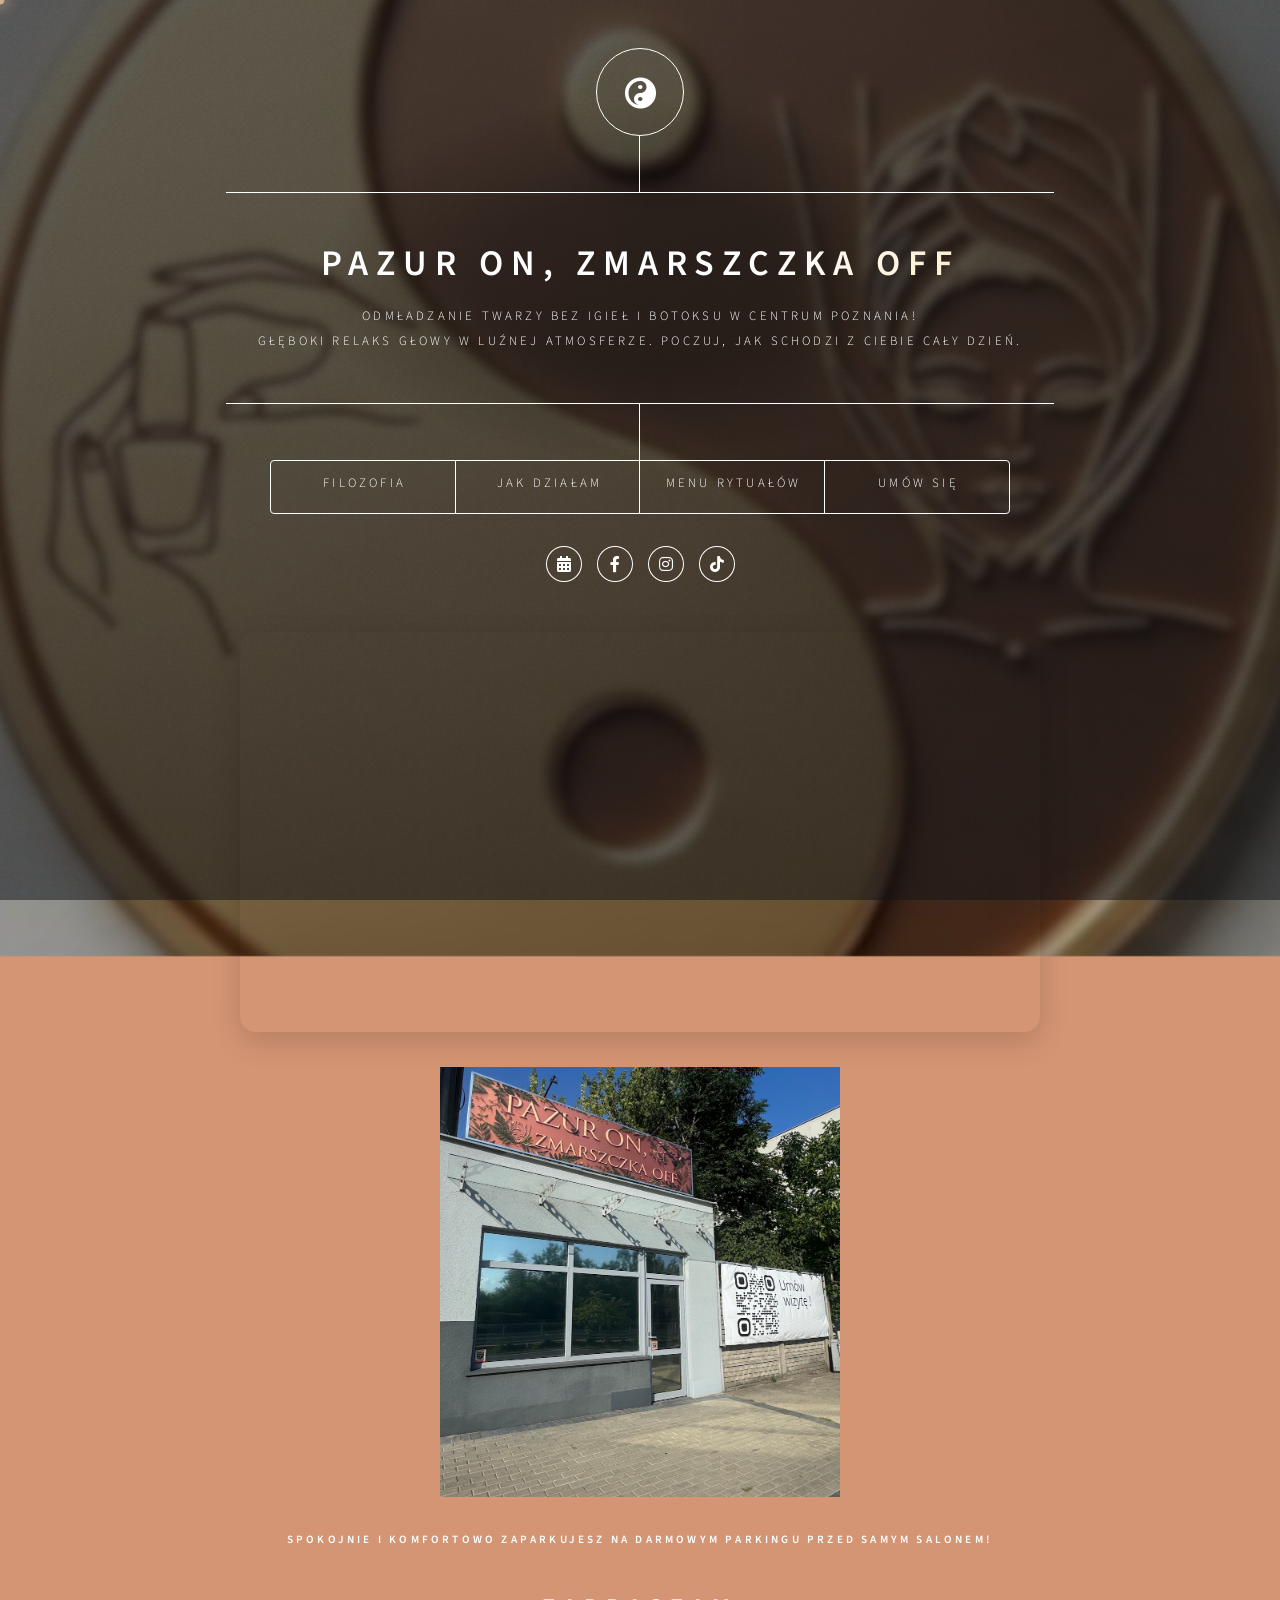
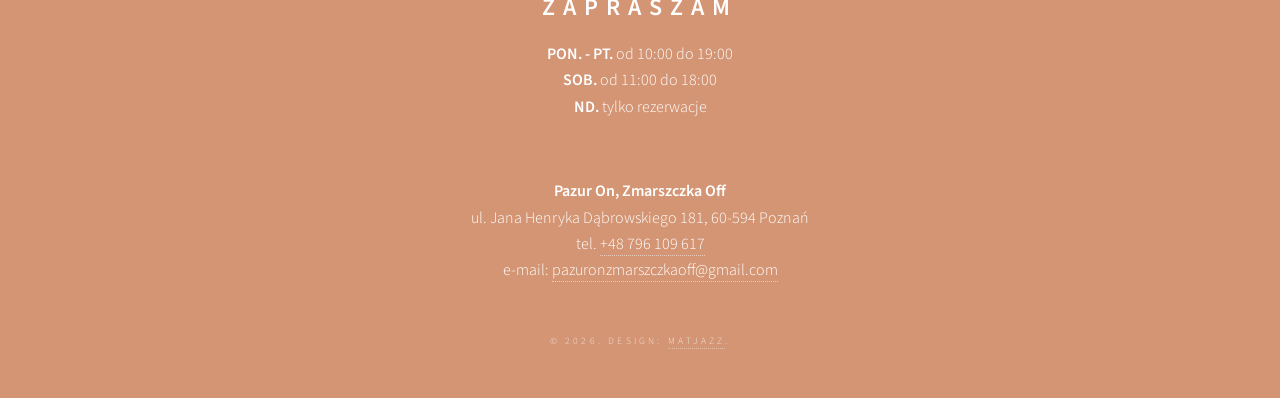
<file: index.html>
<!DOCTYPE HTML>
<html lang="pl">
	<head>

<script type="application/ld+json">
{
  "@context": "https://schema.org",
  "@type": "BeautySalon",
  "name": "Pazur On, Zmarszczka Off",
  "url": "https://pazuron.pages.dev/",
  "image": "https://pazuron.pages.dev/images/bg.jpg",
  "telephone": "+48534833326",
  "email": "pazuronzmarszczkaoff@gmail.com",
  "priceRange": "30-250 PLN",
  "address": {
    "@type": "PostalAddress",
    "streetAddress": "ul. Dąbrowskiego 181",
    "postalCode": "60-594",
    "addressLocality": "Poznań",
    "addressCountry": "PL"
  },
  "openingHoursSpecification": [
    {
      "@type": "OpeningHoursSpecification",
      "dayOfWeek": [
        "Monday",
        "Tuesday",
        "Wednesday",
        "Thursday",
        "Friday"
      ],
      "opens": "10:00",
      "closes": "19:00"
    },
    {
      "@type": "OpeningHoursSpecification",
      "dayOfWeek": "Saturday",
      "opens": "11:00",
      "closes": "18:00"
    }
  ],
  "sameAs": [
    "https://facebook.com/profile.php?id=61590422836386",
    "https://www.instagram.com/pazuron.zmarszczkaoff/",
    "https://tiktok.com/@zmarszczkaoff"
  ]
}
</script>



<link rel="canonical" href="https://pazuron.pages.dev/">
		<link rel="icon" type="image/png" sizes="32x32" href="favicon-96x96.png">
<link rel="icon" type="image/png" sizes="16x16" href="favicon.png">
<link rel="apple-touch-icon" sizes="180x180" href="apple-touch-icon.png">

		<title>Zabiegi na twarz, manicure i pedicure Poznań | Pazur On, Zmarszczka Off</title>
		<meta charset="utf-8" />
		<meta name="viewport" content="width=device-width, initial-scale=1, user-scalable=no" />
		<meta name="description" content="Gabinet kosmetologii naturalnej w Poznaniu: masaże liftingujące twarzy, oczyszczanie wodorowe, manicure, pedicure i makijaż. Sprawdź ceny i umów wizytę.">
		
		<meta property="og:type" content="website">
<meta property="og:locale" content="pl_PL">
<meta property="og:site_name" content="Pazur On, Zmarszczka Off">
<meta property="og:title" content="Kosmetologia twarzy i manicure w Poznaniu">
<meta property="og:description" content="Naturalna kosmetologia, masaże liftingujące, manicure, pedicure i makijaż w Poznaniu.">
<meta property="og:url" content="https://pazuron.pages.dev/">
<meta property="og:image" content="https://pazuron.pages.dev/images/bg.jpg">
		
		
		<link rel="stylesheet" href="assets/css/main.css" />
		<noscript><link rel="stylesheet" href="assets/css/noscript.css" /></noscript>
		<style>
		

			#cursor-glow, #cursor-dot { display: none; }
			@media (pointer: fine) {
				#cursor-glow {
					display: block;
					position: fixed;
					width: 380px; height: 380px;
					border-radius: 50%;
					background: radial-gradient(circle, rgba(210,165,120,0.14) 0%, transparent 68%);
					pointer-events: none;
					transform: translate(-50%,-50%);
					z-index: 9999;
					mix-blend-mode: screen;
					will-change: left, top;
				}
				#cursor-dot {
					display: block;
					position: fixed;
					width: 9px; height: 9px;
					border-radius: 50%;
					background: rgba(220,185,150,0.9);
					pointer-events: none;
					transform: translate(-50%,-50%);
					z-index: 10000;
					transition: transform 0.12s cubic-bezier(0.34,1.56,0.64,1), background 0.2s, width 0.2s, height 0.2s;
					box-shadow: 0 0 14px 4px rgba(220,185,150,0.45);
				}
				#cursor-dot.hover {
					width: 40px; height: 40px;
					background: rgba(255,200,140,0.18);
					border: 1px solid rgba(255,200,140,0.55);
					box-shadow: 0 0 20px 6px rgba(220,185,150,0.3);
				}
			}


			#gl-canvas {
				position: fixed;
				top: 0; left: 0;
				width: 100%; height: 100%;
				pointer-events: none;
				z-index: 0;
				opacity: 0.38;
			}


			#particles-canvas {
				position: fixed;
				top: 0; left: 0;
				width: 100%; height: 100%;
				pointer-events: none;
				z-index: 1;
				opacity: 0.5;
			}


			#header .logo {
				transition: transform 0.12s ease-out;
				transform-style: preserve-3d;
				will-change: transform;
				cursor: default;
			}
			#header .logo span {
				display: inline-block;
				transition: transform 0.65s cubic-bezier(0.34,1.56,0.64,1);
			}
			#header .logo:hover span {
				transform: rotate(180deg) scale(1.18);
			}


			#header nav ul li a {
				position: relative;
				overflow: hidden;
				display: inline-block;
				transition: transform 0.25s cubic-bezier(0.34,1.56,0.64,1), color 0.2s;
			}
			#header nav ul li a .ripple {
				position: absolute;
				border-radius: 50%;
				background: rgba(255,255,255,0.22);
				transform: scale(0);
				animation: rippleAnim 0.6s linear;
				pointer-events: none;
			}
			@keyframes rippleAnim { to { transform: scale(5); opacity: 0; } }

			#header nav ul li a::after {
				content: '';
				position: absolute;
				bottom: -2px; left: 50%;
				width: 0; height: 1px;
				background: rgba(255,215,160,0.7);
				transition: width 0.35s ease, left 0.35s ease;
			}
			#header nav ul li a:hover::after {
				width: 100%; left: 0;
			}


			#header .inner h1 {
				background: linear-gradient(90deg,
					#fff 0%, #fff 30%,
					rgba(255,225,175,1) 50%,
					#fff 70%, #fff 100%);
				background-size: 220% auto;
				-webkit-background-clip: text;
				-webkit-text-fill-color: transparent;
				background-clip: text;
				animation: shimmerText 5s linear infinite;
			}
			@keyframes shimmerText {
				from { background-position: 220% center; }
				to   { background-position: -220% center; }
			}


			#main article {
				animation: articleReveal 0.6s cubic-bezier(0.23,1,0.32,1) both;
			}
			@keyframes articleReveal {
				from { opacity:0; transform: translateY(32px) scale(0.97); filter: blur(5px); }
				to   { opacity:1; transform: translateY(0)   scale(1);    filter: blur(0); }
			}


			.image.main {
				overflow: hidden;
				border-radius: 6px;
			}
			.image.main img {
				will-change: transform;
				transform: scale(1.06);
				transition: transform 0.08s linear;
			}


			#about .image.main img {
				transform: scale(1.06) !important;
				transition: none;
				will-change: auto;
			}


			.sr-item {
				opacity: 0;
				transform: translateY(30px);
				transition: opacity 0.55s ease, transform 0.55s cubic-bezier(0.23,1,0.32,1);
			}
			.sr-item.sr-visible {
				opacity: 1;
				transform: translateY(0);
			}


			.lista-uslug li {
				opacity: 0;
				transform: translateX(-20px);
				transition: opacity 0.42s ease, transform 0.42s ease;
			}
			.lista-uslug li.visible {
				opacity: 1;
				transform: translateX(0);
			}

	
			.kategoria-rytualow {
				transition: box-shadow 0.3s ease;
				border-radius: 8px;
				padding: 0.5rem 0;
			}
			.kategoria-rytualow:hover {
				box-shadow: 0 0 35px rgba(200,160,100,0.09);
			}


			.mag-wrap {
				display: inline-block;
				position: relative;
			}
			input[type="submit"].primary,
			input[type="reset"] {
				transition: box-shadow 0.3s, transform 0.2s cubic-bezier(0.34,1.56,0.64,1);
				position: relative;
				overflow: hidden;
			}
			input[type="submit"].primary:active { transform: scale(0.97); }

	
			   
			.scramble-target { display: inline; }

		
			.kategoria-rytualow {
				transition: box-shadow 0.3s ease, opacity 0.5s ease, transform 0.5s ease;
			}
			.kategoria-rytualow.morph-out,
			.kategoria-rytualow.morph-in {
				opacity: 1;
				transform: none;
			}


			#footer .icons li a {
				transition: transform 0.28s cubic-bezier(0.34,1.56,0.64,1), color 0.25s;
				display: inline-block;
			}
			#footer .icons li a:hover  { transform: translateY(-6px) scale(1.2); }
			#footer .icons li a:active { transform: scale(0.95); }

			#splash-canvas {
				position: fixed;
				top: 0; left: 0;
				width: 100%; height: 100%;
				pointer-events: none;
				z-index: 9998;
			}


			#gyro-hint {
				display: none;
				position: fixed;
				bottom: 1.2rem; left: 50%;
				transform: translateX(-50%);
				background: rgba(255,210,155,0.12);
				border: 1px solid rgba(255,210,155,0.3);
				border-radius: 2rem;
				padding: 0.4rem 1rem;
				font-size: 0.7rem;
				color: rgba(255,255,255,0.6);
				pointer-events: none;
				z-index: 9997;
				letter-spacing: 0.08em;
				backdrop-filter: blur(6px);
				animation: fadeHint 3s ease 1.5s both;
			}
			@keyframes fadeHint {
				0%   { opacity:0; transform: translateX(-50%) translateY(8px); }
				20%  { opacity:1; transform: translateX(-50%) translateY(0); }
				80%  { opacity:1; }
				100% { opacity:0; }
			}
			@media (pointer: coarse) {
				#gyro-hint { display: block; }
			}
		</style>
	</head>
	<body class="is-preload">


		<div id="cursor-glow"></div>
		<div id="cursor-dot"></div>


		<canvas id="gl-canvas"></canvas>


		<canvas id="particles-canvas"></canvas>


		<canvas id="splash-canvas"></canvas>


		<div id="gyro-hint">✦ nakieruj telefon</div>


		<div id="wrapper">

			<header id="header">
				<div class="logo" id="logo-tilt">
					<span class="icon solid fa-yin-yang"></span>
				</div>
				<div class="content">
					<div class="inner">
						<h1>Pazur On, Zmarszczka Off</h1>
						<p>Odmładzanie twarzy bez igieł i botoksu w centrum Poznania! <br>Głęboki relaks głowy w luźnej atmosferze. Poczuj, jak schodzi z Ciebie cały dzień.</p>
					</div>
				</div>
				<nav>
					<ul>
						<li><a href="#intro">Filozofia</a></li>
						<li><a href="#work">Jak działam</a></li>
						<li><a href="#about">Menu rytuałów</a></li>
						<li><a href="#contact">Umów się</a></li>
					</ul>
				</nav>
			</header>


			<div id="main">


				<article id="intro">
					<h2 class="major">Filozofia</h2>
					<span class="image main"><img src="images/pic01.jpg" alt="" /></span>
					<p>Wierzę w rzemiosło, nie w chemię.</p>
					<p>Współczesny świat proponuje zamrażanie mimiki i sterylne gabinety. Ja wybrałam inną drogę, zakorzenioną w soft minimaliźmie. Tworzę przestrzeń, gdzie uwalniam napięcia skumulowane w mięśniach twarzy i karku. Niektórzy nazywają to neurokosmetyką, czyli poszukiwaniem ukojenia dla przebodźcowanego układu nerwowego poprzez zabiegi self-care. Wiem, że skóra i układ nerwowy to jedność i nie walczę z upływającym czasem – za pomocą autorskich masaży i naturalnej kosmetologii przywracam skórze jej naturalną zdolność do regeneracji, blasku i uniesienia rysów. Twoja twarz nie potrzebuje korekty. Potrzebuje uwagi.</p>
				</article>


				<article id="work">
					<h2 class="major">Jak działam</h2>
					<span class="image main"><img src="images/pic02.jpg" alt="" /></span>
					<p><b>0.&nbsp;&nbsp;Reset sensoryczny: </b>Wchodzisz, zostawiasz hałas miasta za drzwiami. Zaczynamy od wyciszenia zmysłów w ciepłym, miękkim świetle, filiżanki kawy / herbaty i krótkiej rozmowy o potrzebach Twojej skóry i samopoczuciu.</p>
					<p><b>1.&nbsp;&nbsp;Głęboka przebudowa (Twarz &amp; Głowa): </b>Bez igieł i skalpela. Intensywne techniki manualne docierają do głębokich warstw mięśniowych. Rzeźbimy owal twarzy, niwelujemy obrzęki i uwalniamy stres schowany w żwaczach i skroniach.</p>
					<p><b>2.&nbsp;&nbsp;Dopełnienie (Dłonie &amp; Stopy): </b>Dopełnieniem relaksu jest precyzyjny, minimalistyczny manicure i pedicure. Dbam o detale w atmosferze, która pozwala Ci po prostu na godzinę zniknąć dla świata.</p>
				</article>


				<article id="about">
					<h2 class="major">Menu rytuałów</h2>
					<span class="image main"><img src="images/pic03.jpg" alt="" /></span>

					<section class="menu-rytualow">

						

						<div class="kategoria-rytualow">
							<h2 class="naglowek-kategorii">Kosmetologia twarzy</h2>
							<ul class="lista-uslug">
								<li><strong>Kawitacja (maska gratis)</strong><p>Bezbolesne i nieinwazyjne oczyszczanie ultradźwiękowe.
									<a href="/kawitacja-poznan.html" style="color: red;">Dowiedz się więcej</a>

								</p><p class="price"><strong>⏱️ czas: 60 min.<br>cena: 100 zł</strong></p></li>
								<li><strong>Sonoforeza z  ampułką Jeu Derm (maska gratis)</strong><p>Wprowadzanie drogocennych koktajli witaminowych w głębokie warstwy skóry za pomocą subtelnych mikrodrgań ultradźwiękowych. To bezinwazyjny sposób na maksymalne odżywienie i rozświetlenie cery od wewnątrz.</p><p class="price"><strong>⏱️ czas: 60 min.<br>cena: 160 zł</strong></p></li>
								<li><strong>Oksybrazja (maska gratis)</strong><p>Intensywny, chłodny powiew czystego odświeżenia. Zabieg polega na złuszczaniu naskórka za pomocą rozproszonego strumienia soli fizjologicznej i tlenu, co błyskawicznie dotlenia cerę, zmniejsza pory i daje spektakularny efekt rozjaśnienia.</p><p class="price"><strong>⏱️ czas: 60 min.<br>cena: 120 zł</strong></p></li>
								<li><strong>Infuzja tlenowa z ampułką Jeu Derm (maska gratis)</strong><p> Dzięki temu zawarte w ampułce skoncentrowane peptydy, komórki macierzyste i kwas hialuronowy... 
									<a href="/infuzja-tlenowa-poznan.html" style="color: red;">Dowiedz się więcej</a>
								</p><p class="price"><strong>⏱️ czas: 60 min.<br>cena: 160 zł</strong></p></li>
								<li><strong>Oczyszczanie wodorowe (maska gratis)</strong><p>Wykorzystanie mikroskopijnych cząsteczek aktywnego wodoru do bezinwazyjnego wymiatania wolnych rodników i głębokich zanieczyszczeń. 
									<a href="/oczyszczanie-wodorowe.html" style="color: red;">Dowiedz się więcej</a>
								</p><p class="price"><strong>⏱️ czas: 60 min.<br>cena: 180 zł</strong></p></li>
								<li><strong>Peeling wodorowy + infuzja tlenowa (maska gratis)</strong><p class="price"><strong>⏱️ czas: 60 min.<br>cena: 220 zł</strong></p></li>
								<li><strong>Masaż liftingujący twarz, szyja, dekolt </strong><p class="price"><strong>⏱️ czas: 60 min.<br>cena: 180 zł</strong></p></li>
								<li><strong>Masaż liftingujący twarz, szyja, dekolt, głowa </strong><p class="price"><strong>⏱️ czas: 60 min.<br>cena: 190 zł</strong></p></li>
								</ul></div>

<br>
						<div class="kategoria-rytualow">
							<h3 class="naglowek-kategorii">Rytuały esencjonalne & bankietowe</h3>
							<p>60-minutowe dermo-kuracje łączące zaawansowane technologie z głębokim odprężeniem. Idealny wybór na regularną dbałość o kondycję skóry oraz natychmiastowe przywrócenie jej blasku.</p>
							<br>
							<ul class="lista-uslug">							
							
								<li><strong>⚡ Ultradźwiękowe Odświeżenie (Kawitacja + Maska + Masaż)</strong><p>    * Działanie: Bezbolesne usunięcie zrogowaciałego naskórka za pomocą fal ultradźwiękowych, silne nawilżenie cery. 
	<br>* Przebieg: Demakijaż, peeling kawitacyjny, maska głęboko nawilżająca oraz masaż manualny karku i głowy.</p><p class="price"><strong>⏱️ czas: 60 min.<br>cena: 180 zł</strong></p></li>
								<li><strong>✨ MedMelano „Glass Skin” Rytuał Bankietowy</strong><p>    * Działanie: Sensoryczny zabieg przed ważnym wyjściem, przywracający cerze nieskazitelny, szklany blask i głębokie nawodnienie komórkowe.
    <br>* Przebieg: Demakijaż, tonizacja esencją probiotyczną, maska, oraz głęboko odprężający masaż manualny twarzy, głowy i karku.</p><p class="price"><strong>⏱️ czas: 60 min.<br>cena: 230 zł</strong></p></li>
								<li><strong>🌪️ H₂O Hydro Detox BASIC (Oczyszczanie Wodorowe + Maska + Masaż)</strong><p>    * Działanie: Dogłębne oczyszczenie porów z zaskórników, redukcja nadmiaru sebum oraz natychmiastowe ukojenie, wyciszenie i odświeżenie skóry.
    <br>* Przebieg: Demakijaż, zmiękczenie naskórka żelem Sebo Xtractor, peeling wodorowy (oczyszczanie pod ciśnieniem), maska oraz relaksujący masaż głowy i karku.</p><p class="price"><strong>⏱️ czas: 60 min.<br>cena: 260 zł</strong></p></li>
							
								</ul></div>


	<br>
						<div class="kategoria-rytualow">
							<h3 class="naglowek-kategorii">👑 Ekskluzywne Rytuały Łączone PREMIUM</h3>
							<p>Najwyższy poziom dermo-pielęgnacji. Zaawansowane technologie aparaturowe połączone z luksusowymi formułami i głębokim relaksem.</p>
							<br>
							
							<ul class="lista-uslug">							

								<li><strong>💨 Oxygen & Glow Infusion</strong><p>    * Działanie: Silna rewitalizacja antyoksydacyjna, dotlenienie komórkowe i natychmiastowa redukcja oznak zmęczenia.
    <br>* Przebieg: Demakijaż, infuzja tlenowa z koncentratem MedMelano, maska witaminowa oraz masaż manualny twarzy, karku i głowy.</p><p class="price"><strong>⏱️ czas: 70 min.<br>cena: 250 zł</strong></p></li>
								<li><strong>🌪️ H₂O Hydro Detox & Probiotyk </strong><p>    * Działanie: Bezkompromisowe oczyszczenie porów, neutralizacja wolnych rodników i głęboka odbudowa barierowa skóry.
    <br>* Przebieg: Demakijaż, oczyszczanie wodorowe, wtłaczanie serum z kompleksem AstaCICA™, łagodząca maska probiotyczna MedMelano, wyciszająca głowica chłodząca oraz masaż głowy i karku.</p><p class="price"><strong>⏱️ czas: 85 min.<br>cena: 390 zł</strong></p></li>
								<li><strong>🧬 JeuDerm Peptydowy Lift RF</strong><p>    * Działanie: Zagęszczenie i ujędrnienie wiotkiej cery, nieinwazyjne uniesienie owalu twarzy.
    <br>* Przebieg: Demakijaż, peeling kawitacyjny, stymulacja kolagenu głowicą fal radiowych RF na ampułce neuropeptydowej, kultowa maska napinająca z jadem żmii Lift Intense Viso Contour oraz masaż liftingujący twarzy, karku i głowy.</p><p class="price"><strong>⏱️ czas: 90 min.<br>cena: 450 zł</strong></p></li>
								<li><strong>👑 Królewski Rytuał Reform Age</strong><p>    * Działanie: Silne prasowanie zmarszczek i całkowity reset psychofizyczny.
    <br>* Przebieg: Demakijaż, peeling wodorowy, infuzja tlenowa ampułką Jeu Derm, luksusowa maska biocelulozowa, kojąca głowica chłodząca oraz pełen autorski masaż liftingujący twarzy, karku i głowy.</p><p class="price"><strong>⏱️ czas: 100 min.<br>cena: 390 zł</strong></p></li>
								<li><strong>✨ Szyty na miarę – Autorski Rytuał Indywidualny – Cena dobierana na miejscu</strong><p>    * Działanie: Idealne rozwiązanie, jeśli nie wiesz, czego aktualnie potrzebuje Twoja skóra.
    <br>* Przebieg: Rytuał rozpoczynamy od szczegółowej, profesjonalnej analizy stanu skóry oraz wywiadu. Na tej podstawie indywidualnie komponuję dla Ciebie zabieg, łącząc zaawansowane składniki aktywne MedMelano lub JeuDerm oraz technologie hi-tech, idealnie dopasowane do aktualnych potrzeb Twojej cery.</p><p class="price"><strong>cena: od 250 zł</strong></p></li>

<br><p>👩‍⚕️Przed każdym zabiegiem przeprowadzam bezpłatną konsultację i badanie skóry. Na miejscu wspólnie dobieramy idealne technologie i składniki aktywne dopasowane do aktualnych potrzeb Twojej cery.
</p><br><br>

							</ul></div>


						<div class="kategoria-rytualow">
							<h3 class="naglowek-kategorii">👁️ Oprawa oka</h3>
							<p>Subtelne podkreślenie naturalnego spojrzenia.</p>							
							<ul class="lista-uslug">																

								<li><strong>Henna pudrowa / żelowa brwi z regulacją </strong><p class="price"><strong>cena: 60 zł</strong></p></li>
								<li><strong>Henna żelowa rzęs</strong><p class="price"><strong>cena: 40 zł</strong></p></li>
								<li><strong>Regulacja brwi (pęseta / wosk)</strong><p class="price"><strong>cena: 35 zł</strong></p></li>
								<li><strong>Komplet (Henna brwi, rzęs + regulacja)</strong><p class="price"><strong>cena: 95 zł</strong></p></li>
								
							</ul>
						</div><br><br>


								<div class="kategoria rytuałów">
<h2 class="naglowek-kategorii">Masaże</h2>
								<li><strong>Masaż liftingujący twarz, szyja, dekolt </strong><p class="price"><strong>⏱️ czas: 60 min.<br>cena: 170 zł</strong></p></li>
								<li><strong>Masaż liftingujący twarz, szyja, dekolt, głowa </strong><p class="price"><strong>⏱️ czas: 60 min.<br>cena: 190 zł</strong></p></li>

								</div><br><br>
						

						<div class="kategoria-rytualow">
							<h2 class="naglowek-kategorii">💅 Kosmetologia paznokci</h2><br>
						<div class="kategoria-rytualow">
							<h3 class="naglowek-kategorii">✨ Stylizacja dłoni</h3>
							<p>Trwałe stylizacje wykonywane w najwyższym standardzie higieny i bezpieczeństwa.</p>
							
							</div>
							<ul class="lista-uslug">
								<li><strong>Manicure pielęgnacyjny (opracowanie skórek i płytki + odżywka)</strong><p class="price"><strong>⏱️ czas: 45 min.<br>cena: 70 zł</strong></p></li>
								<li><strong>Manicure klasyczny (jednolity kolor, lakier tradycyjny)</strong><p class="price"><strong>⏱️ czas: 60 min.<br>cena: 80 zł</strong></p></li>
								<li><strong>Manicure klasyczny FRENCH (lakier tradycyjny)</strong><p class="price"><strong>⏱️ czas: 75 min.<br>cena: 95 zł</strong></p></li>
								<li><strong>Manicure japoński (naturalne odżywienie i lustrzany blask)</strong><p class="price"><strong>⏱️ czas: 50 min.<br>cena: 100 zł</strong></p></li>
								<li><strong>Manicure hybrydowy (jednolity kolor)
								<a href="/manicure-hybrydowy-poznan.html" style="color: red;">Dowiedz się więcej</a>	
								</strong><p class="price"><strong>⏱️ czas: 80 min.<br>cena: 130 zł</strong></p></li>
								<li><strong>Manicure hybrydowy FRENCH</strong><p class="price"><strong>⏱️ czas: 95 min.<br>cena: 145 zł</strong></p></li>
								<li><strong>Przedłużanie paznokci akrylożelem (do 2 cm) </strong><p class="price"><strong>⏱️ czas: 105 min.<br>cena: 180 zł</strong></p></li>
								<li><strong>Uzupełnienie (cena uzależniona od wielkości odrostu)</strong><p class="price"><strong>⏱️ czas: 90-105 min.<br>cena: 140-170 zł</strong></p></li>
								<br>

								<p>Usługi dodatkowe:</p>

								<li><strong>Usunięcie stylizacji hybrydowej/żelowej</strong><p class="price"><strong>cena: 20-50 zł</strong></p></li>
								<li><strong>Usunięcie klasycznego lakieru przed zabiegiem</strong><p class="price"><strong>cena: 10 zł</strong></p></li>
								<li><strong>Usunięcie stylizacji wykonanej w moim salonie</strong><p class="price"><strong>cena: BEZPŁATNIE (przy kolejnej pełnej usłudze)</strong></p></li>

								</ul></div>
								<br>


	
						<div class="kategoria-rytualow">
							<h3 class="naglowek-kategorii">👣 Pielęgnacja Stóp</h3>
							<p>Estetyka paznokci połączona z nowoczesnym i bezpiecznym opracowaniem podeszwy stóp.</p>
							<ul class="lista-uslug">							
								<li><strong>Pedicure klasyczny</strong><p>    * Kąpiel, opracowanie podeszwy stóp i pięt medyczną metodą Pododisc . Malowanie odżywką paznokci gratis ! 
									<a href="/pedicure-poznan.html" style="color: red;">Dowiedz się więcej</a>
								</p><p class="price"><strong>⏱️ czas: 90 min.<br>cena: 130 zł</strong></p></li>
								<li><strong>Pedicure klasyczny z malowaniem lakierem tradycyjnym</strong><p>    * Kąpiel, opracowanie podeszwy stóp i pięt medyczną metodą Pododisc + lakier tradycyjny.</p><p class="price"><strong>⏱️ czas: 90 min.<br>cena: 150 zł</strong></p></li>
								<li><strong>Pedicure klasyczny FRENCH</strong><p>    * Kąpiel, opracowanie stóp metodą Pododisc + french tradycyjny.</p><p class="price"><strong>⏱️ czas: 105 min.<br>cena: 165 zł</strong></p></li>
								<li><strong>Pedicure hybrydowy</strong><p>    * Kąpiel, opracowanie stóp metodą Pododisc + kolor hybrydowy.</p><p class="price"><strong>⏱️ czas: 90 min.<br>cena: 180 zł</strong></p></li>
								<li><strong>Pedicure hybrydowy FRENCH</strong><p>    * Kąpiel, opracowanie stóp metodą Pododisc + french hybrydowy.</p><p class="price"><strong>⏱️ czas: 105 min.<br>cena: 195 zł</strong></p></li>

						</ul></div>

<br><br>
						<div class="kategoria-rytualow">
							<h2 class="naglowek-kategorii">🪶 Jedwabista gładkość | Depilacja systemem WAXX.ME </h2> <p>Niezwykle komfortowe i bezbolesne usuwanie owłosienia za pomocą luksusowych, aromatycznych wosków twardych WaXx.me. Zabiegi gwarantują idealną gładkość bez podrażnień.</p>
							<h3 class="naglowek-kategorii">💆‍♀️ Twarz</h3>
							<ul class="lista-uslug">
								
								<li><strong>Wąsik</strong><p class="price"><strong>⏱️ czas: 10 min.<br>cena: 40 zł</strong></p></li>
								<li><strong>Uszy</strong><p class="price"><strong>⏱️ czas: 10 min.<br>cena: 40 zł</strong></p></li>
								<li><strong>Pakiet Twarz (Wąsik + Uszy)</strong><p class="price"><strong>⏱️ czas: 20 min.<br>cena: 75 zł</strong></p></li>
								</ul>

							<h3 class="naglowek-kategorii">🦵 Ciało</h3>
							<ul class="lista-uslug">
								
								<li><strong>Ręce (przedramiona)</strong><p class="price"><strong>⏱️ czas: 20 min.<br>cena: 40 zł</strong></p></li>
								<li><strong>Całe ręce</strong><p class="price"><strong>⏱️ czas: 30 min.<br>cena: 60 zł</strong></p></li>
								<li><strong>Nogi (łydki z kolanami)</strong><p class="price"><strong>⏱️ czas: 25 min.<br>cena: 70 zł</strong></p></li>
								<li><strong>Całe nogi</strong><p class="price"><strong>⏱️ czas: 45 min.<br>cena: 90 zł</strong></p></li>
							
								</ul>

							<h3 class="naglowek-kategorii">🎁 Gładkie Pakiety Łączone</h3>
							<ul class="lista-uslug">
								
								<li><strong>Gładkie Nogi (Całe) + Całe Ręce</strong><p class="price"><strong>cena: 140 zł</strong></p></li>
								<li><strong>Gładkie Nogi (Łydki) + Przedramiona</strong><p class="price"><strong>cena: 110 zł</strong></p></li>								
							
								</ul>	
							
						</div>

<br><br>

						<div class="kategoria-rytualow">
							<h2 class="naglowek-kategorii">💄 Profesjonalny Wizaż & Makijaż Okolicznościowy</h2>
							<p>Trwałe makijaże wykonywane kosmetykami premium. Każda usługa obejmuje profesjonalne przygotowanie cery pod makijaż oraz aplikację kępek rzęs.</p>
							<ul class="lista-uslug">
								<li><strong>Makijaż ślubny</strong><p>    * Wyjątkowy, ultra-trwały wizaż perfekcyjnie dopasowany do Twojej urody i stylizacji ślubnej.
									<a href="/makijaz-slubny-poznan.html" style="color: red;">Sprawdź szczegóły</a>
								</p><p class="price"><strong>cena: 250 zł</strong></p></li>
								<li><strong>Próbny makijaż ślubny</strong><p>    * Szczegółowa konsultacja, dobór kolorystyki i pełny test makijażu przed tym najważniejszym dniem.</p><p class="price"><strong>⏱️ czas: 90 min.<br>cena: 200 zł</strong></p></li>
								<li><strong>Makijaż Wieczorowy / Okolicznościowy</strong><p>    * Idealny wybór na wesele, bankiet, imprezę firmową lub wyjątkowe wyjście.</p><p class="price"><strong>⏱️ czas: 90 min.<br>cena: 220 zł</strong></p></li>
								<li><strong>Makijaż do Sesji Zdjęciowej</strong><p>    * Specjalistyczny makijaż fotograficzny, odporny na mocne światło błyskowe flash.</p><p class="price"><strong>⏱️ czas: 90 min.<br>cena: 220 zł</strong></p></li>	

						
							</ul>
						</div>

<br><br>

						<div class="kategoria-rytualow">
							<h2 class="naglowek-kategorii">🛡️ Medyczny Standard Higieny</h2>
							<p>Wszystkie narzędzia wielorazowe (cążki, pęsety, kopytka) po każdym zabiegu są dezynfekowane i sterylizowane w certyfikowanym autoklawie medycznym klasy B. Sterylne pakiety otwieramy wyłącznie przy Tobie, gwarantując 100% bezpieczeństwa i ochrony zdrowia.</p>
								
										
						</div>						

					</section>
				</article>


				<article id="contact">
					<h2 class="major">Umów się</h2>

					<center><p>
						<b>PON. - PT.</b> od 10:00 do 19:00<br>
						<b>SOB. </b>od 11:00 do 18:00<br>
						<b>ND.</b> tylko rezerwacje
					</p></center>
					


					<form id="contactForm" method="post" action="https://formsubmit.co/pazuronzmarszczkaoff@gmail.com" rel="noopener noreferrer">
						<input type="hidden" name="_subject" value="PazurON - Nowa wiadomość ze strony!">
						<input type="hidden" name="_captcha" value="false">
						<div class="fields">
							<div class="field half">
								<label for="imie">Imię</label>
								<input type="text" name="Imie" id="imie" required
									oninvalid="this.setCustomValidity('Proszę podać swoje imię.')"
									oninput="this.setCustomValidity('')" />
							</div>
							<div class="field half">
								<label for="kontakt">Numer telefonu lub email</label>
								<input type="text" name="Kontakt" id="kontakt" required
									oninvalid="this.setCustomValidity('To pole jest obowiązkowe! Podaj numer telefonu lub e-mail, abym mogła się z Tobą skontaktować.')"
									oninput="this.setCustomValidity('')" />
							</div>
							<div class="field">
								<label for="wiadomosc">Napisz jaki termin i jaka usługa Cię interesuje</label>
								<textarea name="Wiadomosc" id="wiadomosc" rows="4" required
									oninvalid="this.setCustomValidity('Proszę wpisać wiadomość.')"
									oninput="this.setCustomValidity('')"></textarea>
							</div>
						</div>
						<ul class="actions">
							<li><input type="submit" value="Wyślij" class="primary" /></li>
							<li><input type="reset" value="Resetuj" /></li>
						</ul>
					</form>

					<div id="successMessage" style="display:none;text-align:center;padding:2rem;border:1px solid #ffffff;border-radius:4px;background:rgba(255,255,255,0.05);">
						<h3 style="margin-bottom:0.5rem;color:#ffffff;letter-spacing:0.1rem;">Wiadomość wysłana!</h3>
						<p style="margin-bottom:0;">Dziękuję za kontakt. Odezwię się do Ciebie najszybciej, jak to możliwe.</p>
					</div>

					<ul class="icons" style="margin-top:2rem;">
						<li><a href="https://booksy.com/pl-pl/355173_pazur-on-zmarszczka-off_salon-kosmetyczny_15608_poznan#ba_s=sh_1" rel="noopener noreferrer" class="icon solid fa-calendar-alt" target="_blank"><span class="label">Booksy</span></a></li>
						<li><a href="https://facebook.com/profile.php?id=61590422836386" rel="noopener noreferrer" class="icon brands fa-facebook-f" target="_blank"><span class="label">Facebook</span></a></li>
						<li><a href="https://www.instagram.com/pazuron.zmarszczkaoff/" rel="noopener noreferrer" class="icon brands fa-instagram" target="_blank"><span class="label">Instagram</span></a></li>
						<li><a href="https://tiktok.com/@zmarszczkaoff" rel="noopener noreferrer" class="icon brands fa-tiktok" target="_blank"><span class="label">Tik-Tok</span></a></li>
					</ul>
				</article>

			</div>


			<footer id="footer">
				<ul class="icons" style="margin-bottom:1.5rem;">
					<li><a href="https://booksy.com/pl-pl/355173_pazur-on-zmarszczka-off_salon-kosmetyczny_15608_poznan#ba_s=sh_1" rel="noopener noreferrer" class="icon solid fa-calendar-alt" target="_blank"><span class="label">Booksy</span></a></li>
					<li><a href="https://facebook.com/profile.php?id=61590422836386" rel="noopener noreferrer" class="icon brands fa-facebook-f" target="_blank"><span class="label">Facebook</span></a></li>
					<li><a href="https://www.instagram.com/pazuron.zmarszczkaoff/" rel="noopener noreferrer" class="icon brands fa-instagram" target="_blank"><span class="label">Instagram</span></a></li>
					<li><a href="https://tiktok.com/@zmarszczkaoff" rel="noopener noreferrer" class="icon brands fa-tiktok" target="_blank"><span class="label">Tik-Tok</span></a></li>
				</ul>

				<section style="max-width:800px;margin:50px auto;text-align:center;">
					<div style="margin-top:20px;">
						<iframe
						title="Mapa dojazdu do salonu Pazur On, Zmarszczka Off w Poznaniu"
							src="https://www.google.com/maps/embed?pb=!1m18!1m12!1m3!1d608.2897717551277!2d16.87125312855821!3d52.42191509824495!2m3!1f0!2f0!3f0!3m2!1i1024!2i768!4f13.1!3m3!1m2!1s0x470445abb13e3f1f%3A0x5130fde482d8ac94!2sPazur%20On%20Zmarszczka%20Off!5e0!3m2!1spl!2spl!4v1782388899674!5m2!1spl!2spl"
							style="width:100%;height:400px;border:0;border-radius:16px;box-shadow:0 10px 30px rgba(0,0,0,0.15);"
							allowfullscreen=""
							loading="lazy"
							referrerpolicy="strict-origin-when-cross-origin">
						</iframe>
						<br><br>
						<img src="../images/zewn.JPG" width="400" height="430">
						<br><br>
						<h5>Spokojnie i komfortowo zaparkujesz na darmowym parkingu przed samym salonem!</h5>
					</div><br>

					<h2 class="footer-heading">Zapraszam</h2>
						<b>PON. - PT.</b> od 10:00 do 19:00<br>
						<b>SOB. </b>od 11:00 do 18:00<br>
						<b>ND.</b> tylko rezerwacje
					</p></center><br>
					<address class="dane-firmy">
    <strong>Pazur On, Zmarszczka Off</strong><br>
    ul. Jana Henryka Dąbrowskiego 181, 60-594 Poznań<br>
    tel. <a href="tel:+48796109617">+48 796 109 617</a><br>
    e-mail:
    <a href="mailto:pazuronzmarszczkaoff@gmail.com">
        pazuronzmarszczkaoff@gmail.com
    </a>
</address>
				</section>

				<p class="copyright">&copy; 2026. Design: <a href="mailto:mat.jazwiec@gmail.com">MatJazz</a>.</p>
			</footer>

		</div>


		<div id="bg"></div>


		<script src="assets/js/jquery.min.js"></script>
		<script src="assets/js/browser.min.js"></script>
		<script src="assets/js/breakpoints.min.js"></script>
		<script src="assets/js/util.js"></script>
		<script src="assets/js/main.js"></script>


		<script>
		(function(){
		'use strict';


		var RM   = window.matchMedia('(prefers-reduced-motion: reduce)').matches;
		var isMobile = window.matchMedia('(pointer: coarse)').matches;
		var W = window.innerWidth, H = window.innerHeight;
		window.addEventListener('resize', function(){ W = window.innerWidth; H = window.innerHeight; });


		(function(){
			if (RM) return;
			var canvas = document.getElementById('gl-canvas');
			var gl = canvas.getContext('webgl') || canvas.getContext('experimental-webgl');
			if (!gl) { canvas.style.display='none'; return; }

			var ux = 0.5, uy = 0.5; // normalised mouse / gyro target
			var sx = 0.5, sy = 0.5; // smoothed

			var VS = 'attribute vec2 p; void main(){ gl_Position=vec4(p,0,1); }';
			var FS = [
				'precision mediump float;',
				'uniform float t;',
				'uniform vec2 u;',
				'uniform vec2 res;',
				'void main(){',
				'  vec2 uv = gl_FragCoord.xy / res;',
				'  float d = distance(uv, u);',
				'  float wave = sin(uv.x*6.0 + t*0.55 + uv.y*4.0)*0.5+0.5;',
				'  float wave2= sin(uv.y*5.0 - t*0.4 + uv.x*3.5)*0.5+0.5;',
				'  float glow = 0.18 / (d + 0.35);',
				'  vec3 col = mix(vec3(0.08,0.05,0.02), vec3(0.28,0.18,0.08), wave*wave2);',
				'  col += vec3(0.32,0.18,0.06) * glow * 0.55;',
				'  gl_FragColor = vec4(col, 1.0);',
				'}'
			].join('\n');

			function mkShader(type, src){
				var s = gl.createShader(type);
				gl.shaderSource(s, src); gl.compileShader(s); return s;
			}
			var prog = gl.createProgram();
			gl.attachShader(prog, mkShader(gl.VERTEX_SHADER, VS));
			gl.attachShader(prog, mkShader(gl.FRAGMENT_SHADER, FS));
			gl.linkProgram(prog); gl.useProgram(prog);

			var buf = gl.createBuffer();
			gl.bindBuffer(gl.ARRAY_BUFFER, buf);
			gl.bufferData(gl.ARRAY_BUFFER, new Float32Array([-1,-1,1,-1,-1,1,1,1]), gl.STATIC_DRAW);
			var pLoc = gl.getAttribLocation(prog,'p');
			gl.enableVertexAttribArray(pLoc);
			gl.vertexAttribPointer(pLoc,2,gl.FLOAT,false,0,0);

			var uT   = gl.getUniformLocation(prog,'t');
			var uU   = gl.getUniformLocation(prog,'u');
			var uRes = gl.getUniformLocation(prog,'res');

			function resize(){
				canvas.width  = window.innerWidth;
				canvas.height = window.innerHeight;
				gl.viewport(0,0,canvas.width,canvas.height);
			}
			window.addEventListener('resize', resize); resize();

			var t0 = performance.now();
			function draw(ts){
				var t = (ts - t0) * 0.001;
				sx += (ux - sx) * 0.04;
				sy += (uy - sy) * 0.04;
				gl.uniform1f(uT, t);
				gl.uniform2f(uU, sx, 1.0 - sy);
				gl.uniform2f(uRes, canvas.width, canvas.height);
				gl.drawArrays(gl.TRIANGLE_STRIP, 0, 4);
				requestAnimationFrame(draw);
			}
			requestAnimationFrame(draw);


			document.addEventListener('mousemove', function(e){
				ux = e.clientX / W;
				uy = e.clientY / H;
			});


			window.addEventListener('deviceorientation', function(e){
				if (e.beta===null) return;
				ux = Math.min(1, Math.max(0, (e.gamma + 45) / 90));
				uy = Math.min(1, Math.max(0, (e.beta  - 10) / 70));
			});
		})();


		(function(){
			if (RM) return;
			var canvas = document.getElementById('particles-canvas');
			var ctx    = canvas.getContext('2d');
			var COUNT  = isMobile ? 28 : 55;
			var rmx = W/2, rmy = H/2;
			var particles = [];

			function resize(){ canvas.width = W; canvas.height = H; }
			window.addEventListener('resize', resize); resize();

			function P(){ this.reset(true); }
			P.prototype.reset = function(scatter){
				this.x     = Math.random() * W;
				this.y     = scatter ? Math.random() * H : H + 5;
				this.r     = Math.random() * 1.7 + 0.4;
				this.vx    = (Math.random()-0.5) * 0.22;
				this.vy    = -(Math.random() * 0.32 + 0.08);
				this.life  = Math.random();
				this.decay = Math.random() * 0.011 + 0.003;
				this.phase = Math.random() * Math.PI * 2;
			};
			P.prototype.step = function(){
				this.x += this.vx + Math.sin(this.phase + Date.now()*0.0005)*0.15;
				this.y += this.vy;
				this.life -= this.decay;
				if (!isMobile){
					var dx=this.x-rmx, dy=this.y-rmy, d=Math.sqrt(dx*dx+dy*dy);
					if(d<90){ var f=(90-d)/90; this.x+=(dx/d)*f*1.1; this.y+=(dy/d)*f*1.1; }
				}
				if(this.life<=0||this.y<-8) this.reset(false);
			};
			for(var i=0;i<COUNT;i++) particles.push(new P());

			if(!isMobile){
				document.addEventListener('mousemove',function(e){ rmx=e.clientX; rmy=e.clientY; });
			}

			function draw(){
				ctx.clearRect(0,0,W,H);
				for(var i=0;i<particles.length;i++){
					var p=particles[i];
					p.step();
					var a=Math.max(0,Math.min(1,p.life*2.5));
					ctx.beginPath();
					ctx.arc(p.x,p.y,p.r,0,Math.PI*2);
					ctx.fillStyle='rgba(220,185,140,'+(a*0.68)+')';
					ctx.fill();
				}
				requestAnimationFrame(draw);
			}
			draw();
		})();

	
		(function(){
			var canvas = document.getElementById('splash-canvas');
			var ctx    = canvas.getContext('2d');
			var bursts = [];

			function resize(){ canvas.width=W; canvas.height=H; }
			window.addEventListener('resize',resize); resize();

			function Burst(x,y){
				this.particles=[];
				for(var i=0;i<22;i++){
					var angle = Math.random()*Math.PI*2;
					var speed = Math.random()*3.5+1;
					this.particles.push({
						x:x, y:y,
						vx: Math.cos(angle)*speed,
						vy: Math.sin(angle)*speed,
						r:  Math.random()*2.8+1,
						life:1
					});
				}
			}
			Burst.prototype.step=function(){
				var alive=false;
				this.particles.forEach(function(p){
					p.x+=p.vx; p.y+=p.vy;
					p.vy+=0.06; // gravity
					p.vx*=0.96; p.vy*=0.96;
					p.life-=0.032;
					if(p.life>0) alive=true;
				});
				return alive;
			};
			Burst.prototype.draw=function(ctx){
				this.particles.forEach(function(p){
					if(p.life<=0) return;
					ctx.beginPath();
					ctx.arc(p.x,p.y,p.r*p.life,0,Math.PI*2);
					ctx.fillStyle='rgba(255,200,130,'+(p.life*0.85)+')';
					ctx.fill();
				});
			};

			document.addEventListener('touchstart',function(e){
				if(RM) return;
				for(var i=0;i<e.changedTouches.length;i++){
					var t=e.changedTouches[i];
					bursts.push(new Burst(t.clientX,t.clientY));
				}
			},{passive:true});


			document.addEventListener('click',function(e){
				if(RM||isMobile) return;
				bursts.push(new Burst(e.clientX,e.clientY));
			});

			function draw(){
				ctx.clearRect(0,0,W,H);
				bursts=bursts.filter(function(b){
					var alive=b.step();
					b.draw(ctx);
					return alive;
				});
				requestAnimationFrame(draw);
			}
			draw();
		})();

	
		(function(){
			if(RM||isMobile) return;
			var glow=document.getElementById('cursor-glow');
			var dot =document.getElementById('cursor-dot');
			var mx=-999,my=-999,gx=-999,gy=-999;

			document.addEventListener('mousemove',function(e){
				mx=e.clientX; my=e.clientY;
				dot.style.left=mx+'px'; dot.style.top=my+'px';
			});
			(function animGlow(){
				gx+=(mx-gx)*0.07; gy+=(my-gy)*0.07;
				glow.style.left=gx+'px'; glow.style.top=gy+'px';
				requestAnimationFrame(animGlow);
			})();

			document.querySelectorAll('a,input[type="submit"],input[type="reset"],button').forEach(function(el){
				el.addEventListener('mouseenter',function(){ dot.classList.add('hover'); });
				el.addEventListener('mouseleave',function(){ dot.classList.remove('hover'); });
			});
		})();


		(function(){
			if(RM) return;
			var logo=document.getElementById('logo-tilt');
			if(!logo) return;


			if(!isMobile){
				document.addEventListener('mousemove',function(e){
					var r=logo.getBoundingClientRect();
					var dx=(e.clientX-(r.left+r.width/2))/W;
					var dy=(e.clientY-(r.top +r.height/2))/H;
					logo.style.transform='perspective(280px) rotateY('+(dx*26)+'deg) rotateX('+(-dy*26)+'deg) scale(1.1)';
				});
			}

			var gyroBeta=0, gyroGamma=0;
			window.addEventListener('deviceorientation',function(e){
				if(e.beta===null) return;
				gyroBeta  = Math.max(-25,Math.min(25, e.beta  - 30));
				gyroGamma = Math.max(-25,Math.min(25, e.gamma));
				logo.style.transform='perspective(280px) rotateX('+(gyroBeta*0.6)+'deg) rotateY('+(gyroGamma*0.6)+'deg) scale(1.08)';
			});
		})();


		(function(){
			if(RM||isMobile) return;
			var RANGE=80, STRENGTH=0.38;
			document.querySelectorAll('#header nav ul li a, input[type="submit"], input[type="reset"]').forEach(function(el){
				el.addEventListener('mousemove',function(e){
					var r=el.getBoundingClientRect();
					var cx=r.left+r.width/2, cy=r.top+r.height/2;
					var dx=e.clientX-cx, dy=e.clientY-cy;
					var dist=Math.sqrt(dx*dx+dy*dy);
					if(dist<RANGE){
						el.style.transform='translate('+(dx*STRENGTH)+'px,'+(dy*STRENGTH)+'px)';
					}
				});
				el.addEventListener('mouseleave',function(){
					el.style.transform='translate(0,0)';
					el.style.transition='transform 0.45s cubic-bezier(0.34,1.56,0.64,1)';
					setTimeout(function(){ el.style.transition=''; },450);
				});
			});
		})();


		(function(){
			if(RM) return;
			var CHARS='ABCDEFGHIJKLMNOPQRSTUVWXYZabcdefghijklmnopqrstuvwxyz0123456789@#$%&';
			var PL   ='ĄĆĘŁŃÓŚŹŻąćęłńóśźż ';

			function scramble(el){
				var orig=el.dataset.orig || el.textContent;
				el.dataset.orig=orig;
				var frames=0, maxFrames=orig.length*2;
				var iter=0;
				clearInterval(el._sci);
				el._sci=setInterval(function(){
					el.textContent=orig.split('').map(function(c,i){
						if(PL.indexOf(c)>=0||c===' ') return c;
						if(i<iter) return orig[i];
						return CHARS[Math.floor(Math.random()*CHARS.length)];
					}).join('');
					if(frames%2===0) iter++;
					frames++;
					if(iter>=orig.length){ clearInterval(el._sci); el.textContent=orig; }
				},35);
			}

			document.querySelectorAll('.naglowek-kategorii').forEach(function(el){

				var mainText=el.childNodes[0];
				if(!mainText||mainText.nodeType!==3) return;


				var originalText=mainText.textContent;

				el.addEventListener('mouseenter',function(){
					var frames=0, iter=0;

					clearInterval(el._sci);
					mainText.textContent=originalText;

					el._sci=setInterval(function(){
						mainText.textContent=originalText.split('').map(function(c,i){
							if(PL.indexOf(c)>=0||c===' ') return c;
							if(i<iter) return originalText[i];
							return CHARS[Math.floor(Math.random()*CHARS.length)];
						}).join('');

						if(frames%2===0) iter++;
						frames++;

						if(iter>=originalText.length){
							clearInterval(el._sci);
							mainText.textContent=originalText;
						}
					},38);
				});


				el.addEventListener('mouseleave',function(){
					clearInterval(el._sci);
					mainText.textContent=originalText;
				});
			});


			document.addEventListener('click',function(){
				setTimeout(function(){
					document.querySelectorAll('#main article:not([style*="display: none"]) h2.major').forEach(function(el){
						if(el._scrambled) return;
						el._scrambled=true;
						scramble(el);
						setTimeout(function(){ el._scrambled=false; },3000);
					});
				},120);
			});
		})();

	
		(function(){
			if(RM) return;
			var io=new IntersectionObserver(function(entries){
				entries.forEach(function(e){
					if(e.isIntersecting){
						e.target.classList.remove('morph-out');
						e.target.classList.add('morph-in','sr-visible');
					} else {
						e.target.classList.remove('morph-in');
						e.target.classList.add('morph-out');
					}
				});
			},{threshold:0.15, rootMargin:'0px 0px -60px 0px'});

			document.querySelectorAll('.kategoria-rytualow').forEach(function(el,i){
				el.style.transitionDelay=(i*0.07)+'s';
				io.observe(el);
			});


			var ioSR=new IntersectionObserver(function(entries){
				entries.forEach(function(e){
					if(e.isIntersecting){ e.target.classList.add('sr-visible'); ioSR.unobserve(e.target); }
				});
			},{threshold:0.1, rootMargin:'0px 0px -40px 0px'});

			document.querySelectorAll('#main article p, #main article h2').forEach(function(el){
				el.classList.add('sr-item');
				ioSR.observe(el);
			});
		})();


		(function(){
			if(RM) return;
			var io=new IntersectionObserver(function(entries){
				entries.forEach(function(e){
					if(e.isIntersecting){
						var lis=e.target.querySelectorAll('li:not(.visible)');
						lis.forEach(function(li,i){
							setTimeout(function(){ li.classList.add('visible'); },i*55);
						});
						io.unobserve(e.target);
					}
				});
			},{threshold:0.05});
			document.querySelectorAll('.lista-uslug').forEach(function(ul){ io.observe(ul); });


			document.addEventListener('click',function(){
				setTimeout(function(){
					document.querySelectorAll('.lista-uslug').forEach(function(ul){
						var rect=ul.getBoundingClientRect();
						if(rect.top<H-40){
							ul.querySelectorAll('li:not(.visible)').forEach(function(li,i){
								setTimeout(function(){ li.classList.add('visible'); },i*55);
							});
						}
					});
				},420);
			});
		})();

		document.querySelectorAll('#header nav ul li a').forEach(function(link){
			link.addEventListener('click',function(e){
				var ripple=document.createElement('span');
				ripple.classList.add('ripple');
				var r=link.getBoundingClientRect();
				var sz=Math.max(r.width,r.height)*1.6;
				ripple.style.cssText='width:'+sz+'px;height:'+sz+'px;left:'+(e.clientX-r.left-sz/2)+'px;top:'+(e.clientY-r.top-sz/2)+'px;';
				link.appendChild(ripple);
				setTimeout(function(){ ripple.remove(); },650);
			});
		});

	
		(function(){
			if(RM) return;
			var px=0,py=0;
			if(!isMobile){
				document.addEventListener('mousemove',function(e){
					px=(e.clientX/W-0.5)*16;
					py=(e.clientY/H-0.5)*16;
					document.querySelectorAll('#main article:not(#about) .image.main img').forEach(function(img){
						img.style.transform='translate('+px+'px,'+py+'px) scale(1.06)';
					});
				});
			} else {
				window.addEventListener('deviceorientation',function(e){
					if(e.gamma===null) return;
					px=Math.max(-12,Math.min(12,e.gamma*0.3));
					py=Math.max(-8, Math.min(8, (e.beta-30)*0.18));
					document.querySelectorAll('#main article:not(#about) .image.main img').forEach(function(img){
						img.style.transform='translate('+px+'px,'+py+'px) scale(1.06)';
					});
				});
			}
		})();


		(function(){
			var form=document.getElementById('contactForm');
			if(!form) return;
			form.addEventListener('submit',function(e){
				e.preventDefault();
				var btn=form.querySelector('input[type="submit"]');
				btn.value='Wysyłanie…'; btn.disabled=true;
				fetch('https://formsubmit.co/ajax/pazuronzmarszczkaoff@gmail.com',{
					method:'POST',
					headers:{'Content-Type':'application/json','Accept':'application/json'},
					body:JSON.stringify({
						Imie:     document.getElementById('imie').value,
						Kontakt:  document.getElementById('kontakt').value,
						Wiadomosc:document.getElementById('wiadomosc').value,
						_subject: 'PazurON - Nowa wiadomość ze strony!',
						_captcha: 'false'
					})
				})
				.then(function(r){ return r.json(); })
				.then(function(d){
					if(d.success==='true'||d.success===true){
						form.style.display='none';
						document.getElementById('successMessage').style.display='block';
					} else {
						alert('Wystąpił problem. Spróbuj ponownie.');
						btn.value='Wyślij'; btn.disabled=false;
					}
				})
				.catch(function(){
					alert('Błąd połączenia. Sprawdź internet.');
					btn.value='Wyślij'; btn.disabled=false;
				});
			});
		})();

		})();
		</script>

	</body>
</html>
</file>
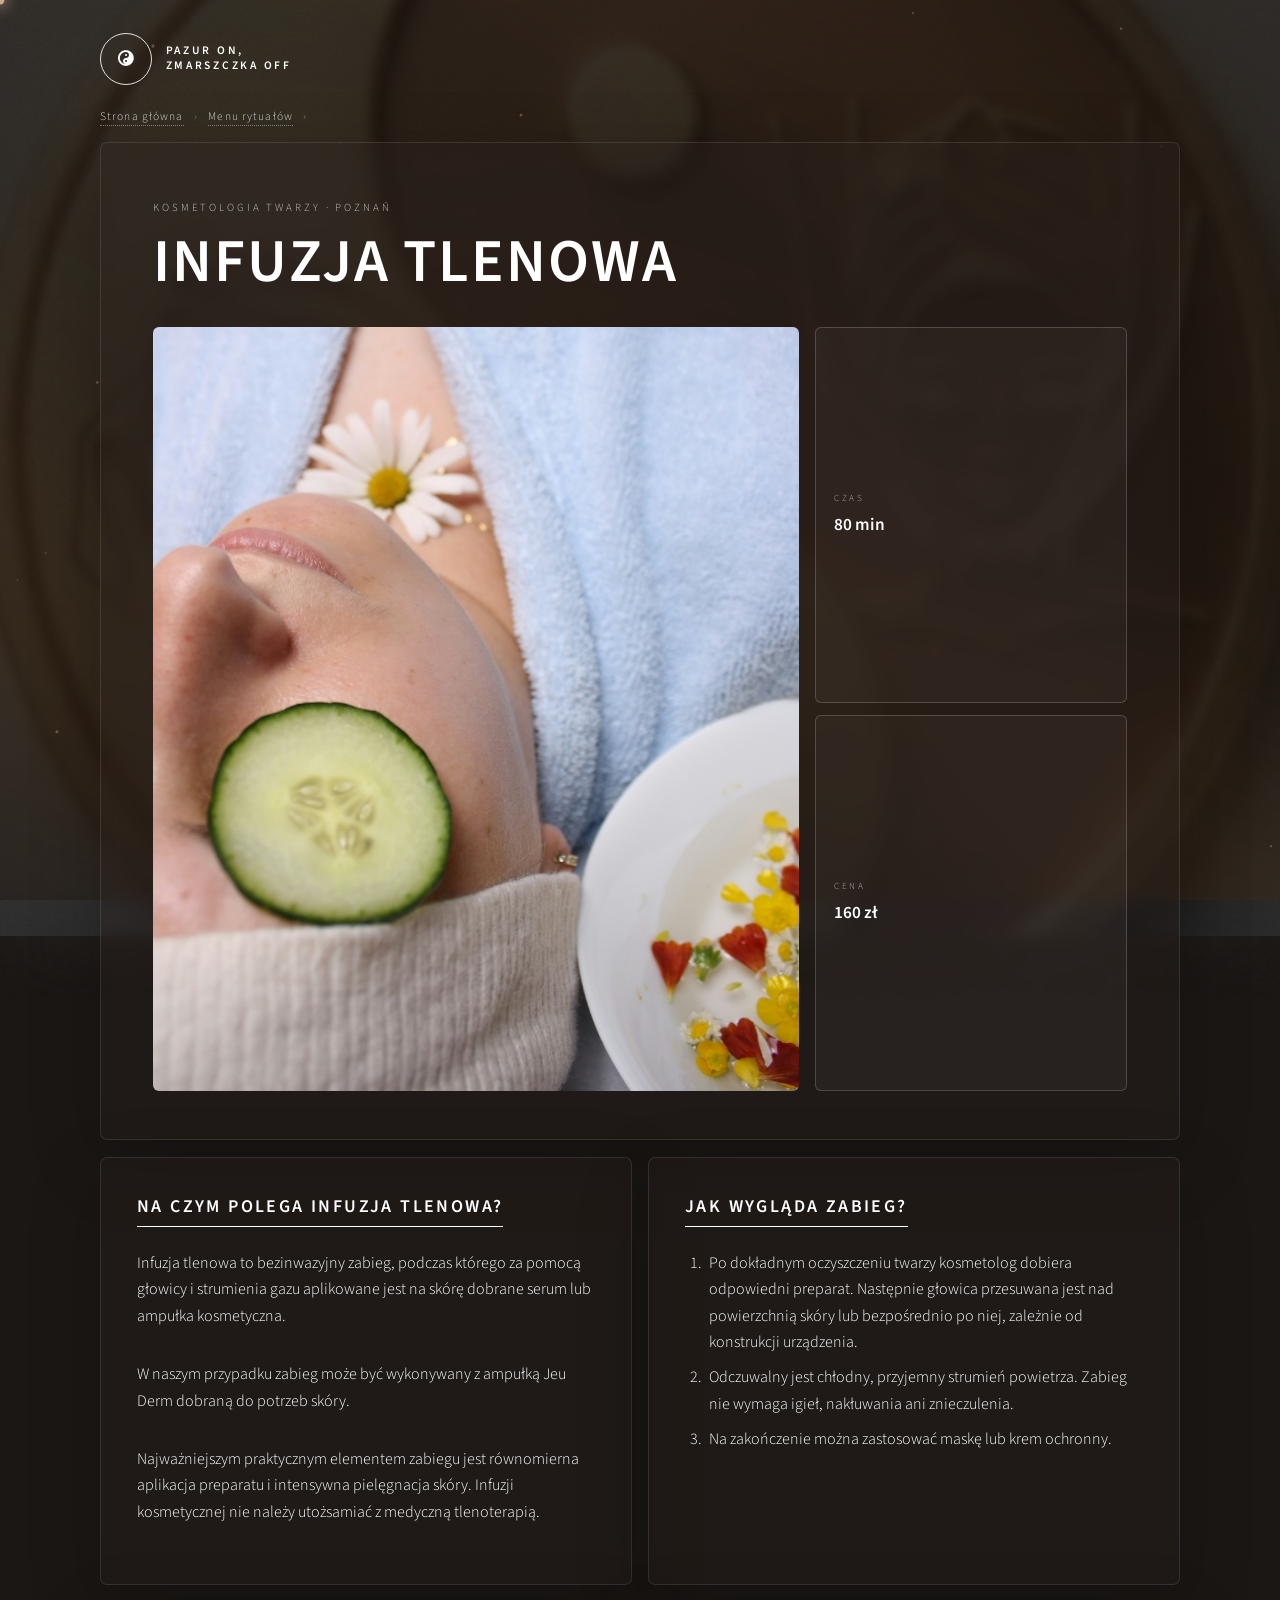
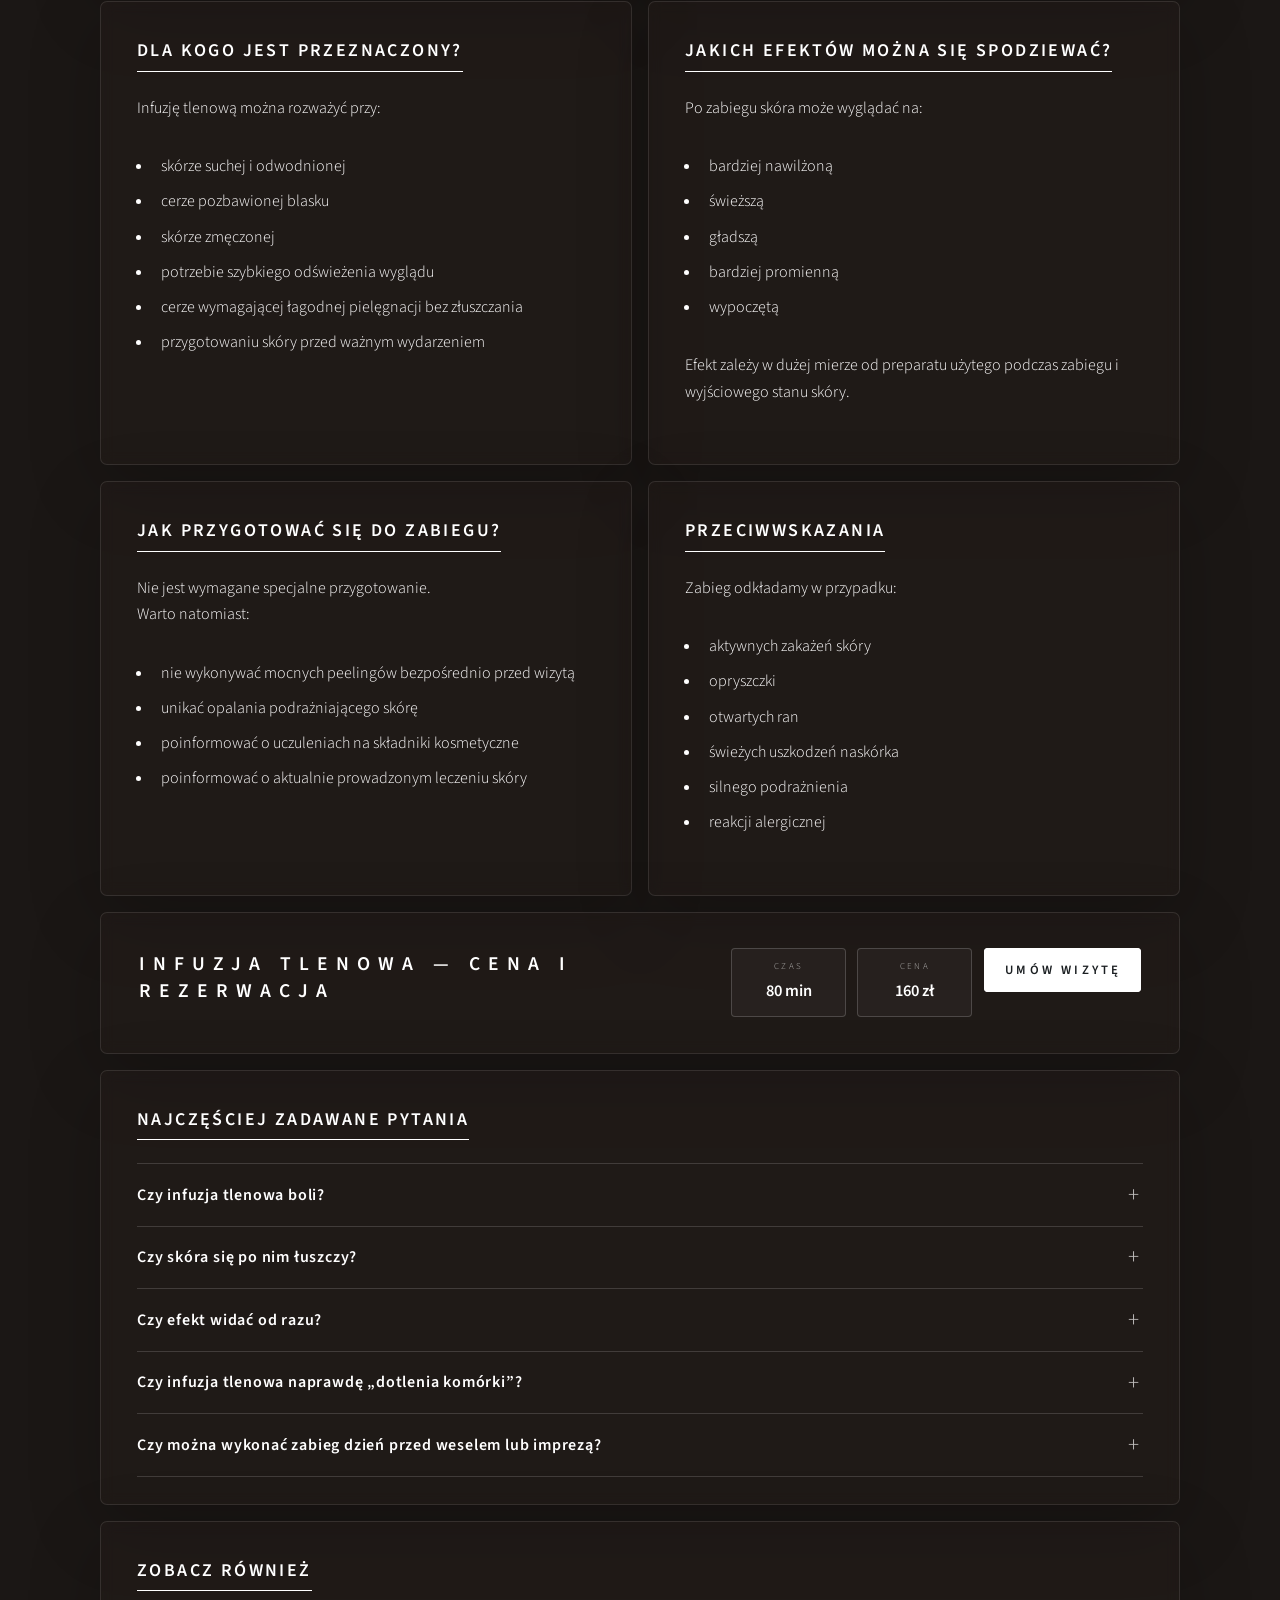
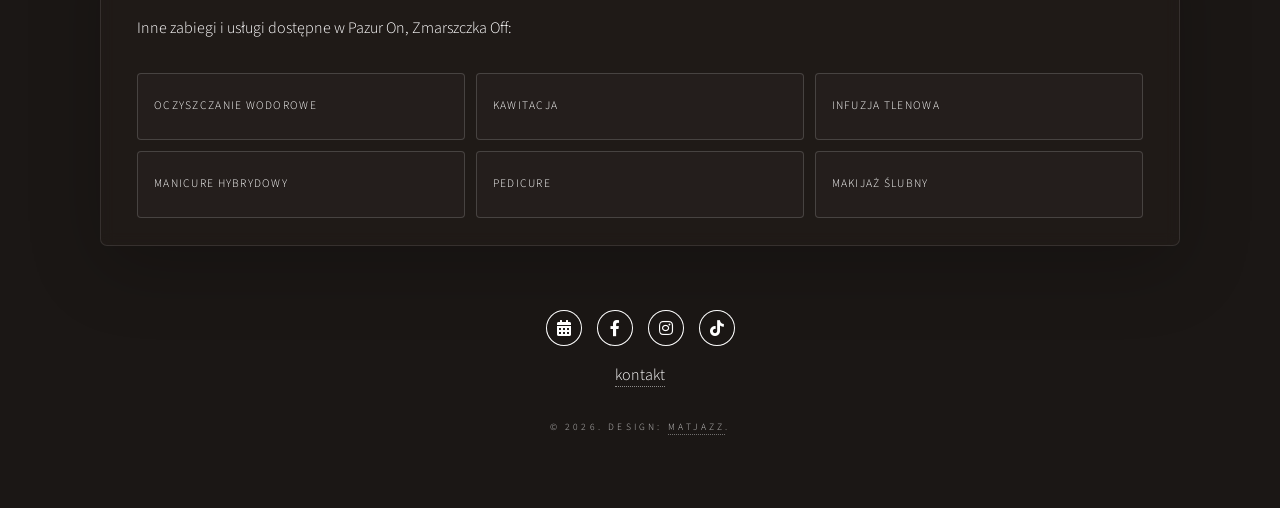
<file: infuzja-tlenowa-poznan.html>
<!DOCTYPE HTML>
<html lang="pl">
<head>
	<meta charset="utf-8" />
	<meta name="viewport" content="width=device-width, initial-scale=1, user-scalable=no" />




	<link rel="icon" type="image/png" sizes="32x32" href="../favicon-96x96.png" />
	<link rel="icon" type="image/png" sizes="16x16" href="../favicon.png" />
	<link rel="apple-touch-icon" sizes="180x180" href="../apple-touch-icon.png" />



<title>Infuzja tlenowa Poznań | Pazur On, Zmarszczka Off</title>

<meta name="description" content="Infuzja tlenowa w Poznaniu. Nieinwazyjny zabieg pielęgnacyjny wspomagający nawilżenie, wygładzenie i odświeżenie skóry." />

<meta name="robots" content="index,follow,max-image-preview:large" />

<link rel="canonical" href="https://pazuron.pages.dev/infuzja-tlenowa-poznan.html" />


<meta property="og:type" content="website" />
<meta property="og:locale" content="pl_PL" />
<meta property="og:site_name" content="Pazur On, Zmarszczka Off" />
<meta property="og:url" content="https://pazuron.pages.dev/infuzja-tlenowa-poznan.html" />
<meta property="og:title" content="Infuzja tlenowa w Poznaniu | Pazur On, Zmarszczka Off" />
<meta property="og:description" content="Infuzja tlenowa w Poznaniu – nieinwazyjna pielęgnacja wspomagająca nawilżenie, wygładzenie i odświeżenie skóry." />
<meta property="og:image" content="https://pazuron.pages.dev/images/infuzja.JPG" />
<meta property="og:image:alt" content="Infuzja tlenowa w Poznaniu — Pazur On, Zmarszczka Off" />


<meta name="twitter:card" content="summary_large_image" />
<meta name="twitter:title" content="Infuzja tlenowa w Poznaniu" />
<meta name="twitter:description" content="Infuzja tlenowa w Poznaniu – nawilżenie, wygładzenie i świeży wygląd skóry." />
<meta name="twitter:image" content="https://pazuron.pages.dev/images/infuzja.JPG" />


<script type="application/ld+json">
{
  "@context": "https://schema.org",
  "@graph": [
    {
      "@type": "BeautySalon",
      "@id": "https://pazuron.pages.dev/#salon",
      "name": "Pazur On, Zmarszczka Off",
      "url": "https://pazuron.pages.dev/",
      "email": "pazuronzmarszczkaoff@gmail.com",
      "address": {
        "@type": "PostalAddress",
        "streetAddress": "ul. Dąbrowskiego 181",
        "postalCode": "60-594",
        "addressLocality": "Poznań",
        "addressCountry": "PL"
      },
      "geo": {
        "@type": "GeoCoordinates",
        "latitude": 52.42191509824495,
        "longitude": 16.87125312855821
      }
    },
    {
      "@type": "Service",
      "@id": "https://pazuron.pages.dev/infuzja-tlenowa-poznan.html#service",
      "name": "Infuzja tlenowa",
      "description": "Infuzja tlenowa w Poznaniu – nieinwazyjny zabieg pielęgnacyjny wspomagający nawilżenie i wygładzenie skóry.",
      "url": "https://pazuron.pages.dev/infuzja-tlenowa-poznan.html",
      "areaServed": {
        "@type": "City",
        "name": "Poznań"
      },
      "provider": {
        "@id": "https://pazuron.pages.dev/#salon"
      }
    },
    {
      "@type": "BreadcrumbList",
      "itemListElement": [
        {
          "@type": "ListItem",
          "position": 1,
          "name": "Strona główna",
          "item": "https://pazuron.pages.dev/"
        },
        {
          "@type": "ListItem",
          "position": 2,
          "name": "Menu rytuałów",
          "item": "https://pazuron.pages.dev/#about"
        },
        {
          "@type": "ListItem",
          "position": 3,
          "name": "Infuzja tlenowa",
          "item": "https://pazuron.pages.dev/infuzja-tlenowa-poznan.html"
        }
      ]
    }
  ]
}
</script>



	<link rel="stylesheet" href="../assets/css/main.css" />
	<noscript><link rel="stylesheet" href="../assets/css/noscript.css" /></noscript>

	<style>


		html {
			scroll-behavior: smooth;
			background: #1b1715;
		}

		body.service-page {
			overflow-x: hidden !important;
			overflow-y: auto !important;
			min-height: 100vh;
			background: transparent;
		}

		body.service-page:before {
			display: none !important;
		}


		#bg {
			position: fixed;
			inset: 0;
			z-index: -3;
			width: 100%;
			height: 100%;
			background:
				linear-gradient(rgba(19,16,14,0.32), rgba(19,16,14,0.52)),
				url("../images/bg.jpg") center center / cover no-repeat;
			transform: scale(1.08);
		}

		#bg:after {
			content: "";
			position: absolute;
			inset: 0;
			background-image: url("../images/overlay.png");
			background-repeat: repeat;
			opacity: 0.23;
			pointer-events: none;
		}


		#cursor-glow, #cursor-dot { display: none; }

		@media (pointer: fine) {
			#cursor-glow {
				display: block;
				position: fixed;
				width: 380px;
				height: 380px;
				border-radius: 50%;
				background: radial-gradient(circle, rgba(210,165,120,0.14) 0%, transparent 68%);
				pointer-events: none;
				transform: translate(-50%,-50%);
				z-index: 9999;
				mix-blend-mode: screen;
				will-change: left, top;
			}

			#cursor-dot {
				display: block;
				position: fixed;
				width: 9px;
				height: 9px;
				border-radius: 50%;
				background: rgba(220,185,150,0.9);
				pointer-events: none;
				transform: translate(-50%,-50%);
				z-index: 10000;
				transition:
					transform 0.12s cubic-bezier(0.34,1.56,0.64,1),
					background 0.2s,
					width 0.2s,
					height 0.2s;
				box-shadow: 0 0 14px 4px rgba(220,185,150,0.45);
			}

			#cursor-dot.hover {
				width: 40px;
				height: 40px;
				background: rgba(255,200,140,0.18);
				border: 1px solid rgba(255,200,140,0.55);
				box-shadow: 0 0 20px 6px rgba(220,185,150,0.3);
			}
		}


		#gl-canvas {
			position: fixed;
			inset: 0;
			width: 100%;
			height: 100%;
			pointer-events: none;
			z-index: 0;
			opacity: 0.38;
		}

		#particles-canvas {
			position: fixed;
			inset: 0;
			width: 100%;
			height: 100%;
			pointer-events: none;
			z-index: 1;
			opacity: 0.5;
		}

		#splash-canvas {
			position: fixed;
			inset: 0;
			width: 100%;
			height: 100%;
			pointer-events: none;
			z-index: 9998;
		}

		.service-layout {
			position: relative;
			z-index: 3;
			width: min(1080px, calc(100% - 2rem));
			margin: 0 auto;
			padding: 1.25rem 0 4rem;
		}



		.service-topbar {
			display: flex;
			align-items: center;
			justify-content: space-between;
			gap: 1rem;
			padding: 0.8rem 0 1.4rem;
		}

		.brand-link {
			display: inline-flex;
			align-items: center;
			gap: 0.85rem;
			border: 0;
			text-decoration: none;
		}

		.brand-logo {
			width: 3.25rem;
			height: 3.25rem;
			border: 1px solid rgba(255,255,255,0.85);
			border-radius: 50%;
			display: inline-flex;
			align-items: center;
			justify-content: center;
			transition: transform 0.65s cubic-bezier(0.34,1.56,0.64,1);
			transform-style: preserve-3d;
		}

		.brand-link:hover .brand-logo {
			transform: rotate(180deg) scale(1.12);
		}

		.brand-text {
			font-size: 0.72rem;
			font-weight: 600;
			line-height: 1.25;
			letter-spacing: 0.17rem;
			text-transform: uppercase;
		}


		.top-nav-placeholder {
			flex: 0 1 33rem;
			min-width: 20rem;
			min-height: 2.65rem;
		}



		.breadcrumbs {
			margin: 0 0 1rem;
			font-size: 0.72rem;
			letter-spacing: 0.07rem;
			opacity: 0.82;
		}

		.breadcrumbs span {
			margin: 0 0.45rem;
			opacity: 0.55;
		}



		.glass-panel {
			background: rgba(43,36,32,0.3);
			border: 1px solid rgba(255,255,255,0.10);
			border-radius: 7px;
			box-shadow: 0 22px 75px rgba(0,0,0,0.2);
			backdrop-filter: blur(7px);
		}


		.service-hero {
			padding: 3.5rem 3.25rem 3rem;
			overflow: hidden;
			animation: articleReveal 0.62s cubic-bezier(0.23,1,0.32,1) both;
		}

		.eyebrow {
			margin: 0 0 0.8rem;
			font-size: 0.68rem;
			letter-spacing: 0.18rem;
			text-transform: uppercase;
			opacity: 0.72;
		}

		.service-hero h1 {
			margin-bottom: 0.9rem;
			font-size: clamp(2.1rem, 5vw, 3.8rem);
			line-height: 1.08;
			letter-spacing: 0.12rem;
			background: linear-gradient(
				90deg,
				#fff 0%,
				#fff 30%,
				rgba(255,225,175,1) 50%,
				#fff 70%,
				#fff 100%
			);
			background-size: 220% auto;
			-webkit-background-clip: text;
			-webkit-text-fill-color: transparent;
			background-clip: text;
			animation: shimmerText 5s linear infinite;
		}

		.service-lead {
			max-width: 800px;
			font-size: 1.08rem;
			line-height: 1.8;
			opacity: 0.94;
		}

		.hero-grid {
			display: grid;
			grid-template-columns: minmax(0,1.55fr) minmax(230px,0.75fr);
			gap: 1rem;
			margin-top: 2rem;
		}

		.hero-image {
			min-height: 370px;
			overflow: hidden;
			border-radius: 6px;
		}

		.hero-image img {
			display: block;
			width: 100%;
			height: 100%;
			min-height: 370px;
			object-fit: cover;
			transform: scale(1.05);
			transition: transform 0.5s ease;
		}

		.hero-image:hover img {
			transform: scale(1.085);
		}

		.quick-facts {
			display: grid;
			grid-template-columns: 1fr;
			gap: 0.75rem;
		}

		.fact {
			display: flex;
			flex-direction: column;
			justify-content: center;
			min-height: 105px;
			padding: 1rem 1.15rem;
			border: 1px solid rgba(255,255,255,0.18);
			border-radius: 6px;
			background: rgba(255,255,255,0.035);
			transition: transform 0.25s, box-shadow 0.25s;
		}

		.fact:hover {
			transform: translateY(-3px);
			box-shadow: 0 0 30px rgba(200,160,100,0.08);
		}

		.fact-label {
			font-size: 0.58rem;
			letter-spacing: 0.16rem;
			text-transform: uppercase;
			opacity: 0.6;
		}

		.fact-value {
			margin-top: 0.3rem;
			font-size: 1.08rem;
			font-weight: 600;
		}


		.info-grid {
			display: grid;
			grid-template-columns: 1fr 1fr;
			gap: 1rem;
			margin-top: 1rem;
		}

		.info-card {
			padding: 2.25rem 2.25rem 1.7rem;
			transition: transform 0.35s cubic-bezier(0.23,1,0.32,1), box-shadow 0.3s, border-color 0.3s;
		}

		.info-card:hover {
			transform: translateY(-3px);
			border-color: rgba(255,215,160,0.23);
			box-shadow: 0 24px 65px rgba(0,0,0,0.21), 0 0 35px rgba(200,160,100,0.055);
		}

		.info-card.full {
			grid-column: 1 / -1;
		}

		.info-card h2 {
			display: inline-block;
			margin-bottom: 1.45rem;
			padding-bottom: 0.45rem;
			border-bottom: 1px solid #fff;
			font-size: 1.12rem;
			letter-spacing: 0.15rem;
		}

		.info-card li {
			margin-bottom: 0.55rem;
		}


		.booking-panel {
			margin-top: 1rem;
			padding: 2.2rem 2.35rem;
			display: grid;
			grid-template-columns: minmax(0,1fr) auto;
			gap: 1.5rem;
			align-items: center;
		}

		.booking-panel h2 {
			margin-bottom: 0.55rem;
			font-size: 1.22rem;
		}

		.booking-panel p {
			margin-bottom: 0;
		}

		.booking-actions {
			display: flex;
			gap: 0.7rem;
			align-items: stretch;
			flex-wrap: wrap;
			justify-content: flex-end;
		}

		.price-chip {
			min-width: 115px;
			padding: 0.7rem 0.9rem;
			text-align: center;
			border: 1px solid rgba(255,255,255,0.18);
			border-radius: 4px;
			background: rgba(255,255,255,0.035);
		}

		.price-chip small {
			display: block;
			font-size: 0.56rem;
			letter-spacing: 0.14rem;
			text-transform: uppercase;
			opacity: 0.62;
		}

		.price-chip strong {
			display: block;
			margin-top: 0.2rem;
			font-size: 1.03rem;
		}


		.faq-item {
			border-top: 1px solid rgba(255,255,255,0.15);
		}

		.faq-item:last-child {
			border-bottom: 1px solid rgba(255,255,255,0.15);
		}

		.faq-item summary {
			position: relative;
			padding: 1.1rem 2.5rem 1.1rem 0;
			cursor: pointer;
			list-style: none;
			font-weight: 600;
			letter-spacing: 0.05rem;
		}

		.faq-item summary::-webkit-details-marker {
			display: none;
		}

		.faq-item summary::after {
			content: '+';
			position: absolute;
			right: 0.2rem;
			top: 50%;
			transform: translateY(-50%);
			font-size: 1.45rem;
			font-weight: 300;
			opacity: 0.72;
			transition: transform 0.25s;
		}

		.faq-item[open] summary::after {
			transform: translateY(-50%) rotate(45deg);
		}

		.faq-answer {
			padding: 0 2rem 0.15rem 0;
		}


		.related-grid {
			display: grid;
			grid-template-columns: repeat(3, 1fr);
			gap: 0.65rem;
			margin-top: 1rem;
		}

		.related-grid a {
			display: flex;
			align-items: center;
			min-height: 4.2rem;
			padding: 0.8rem 1rem;
			border: 1px solid rgba(255,255,255,0.16);
			border-radius: 4px;
			background: rgba(255,255,255,0.025);
			font-size: 0.72rem;
			line-height: 1.4;
			letter-spacing: 0.08rem;
			text-transform: uppercase;
			transition: transform 0.25s, background 0.2s, border-color 0.2s;
		}

		.related-grid a:hover {
			transform: translateY(-2px);
			background: rgba(255,255,255,0.07);
			border-color: rgba(255,215,160,0.34);
		}


		.service-footer {
			position: relative;
			z-index: 3;
			padding: 2rem 0 0.5rem;
			text-align: center;
		}

		.service-footer .icons {
			margin-bottom: 1rem;
		}

		.service-footer .icons li a {
			transition: transform 0.28s cubic-bezier(0.34,1.56,0.64,1), color 0.25s;
		}

		.service-footer .icons li a:hover {
			transform: translateY(-6px) scale(1.2);
		}


		.reveal {
			opacity: 0;
			transform: translateY(28px);
			transition: opacity 0.55s ease, transform 0.55s cubic-bezier(0.23,1,0.32,1);
		}

		.reveal.visible {
			opacity: 1;
			transform: translateY(0);
		}

		@keyframes shimmerText {
			from { background-position: 220% center; }
			to { background-position: -220% center; }
		}

		@keyframes articleReveal {
			from {
				opacity: 0;
				transform: translateY(32px) scale(0.97);
				filter: blur(5px);
			}
			to {
				opacity: 1;
				transform: translateY(0) scale(1);
				filter: blur(0);
			}
		}

		@media screen and (max-width: 900px) {
			.hero-grid {
				grid-template-columns: 1fr;
			}

			.quick-facts {
				grid-template-columns: repeat(3, 1fr);
			}

			.booking-panel {
				grid-template-columns: 1fr;
			}

			.booking-actions {
				justify-content: flex-start;
			}

			.related-grid {
				grid-template-columns: repeat(2, 1fr);
			}
		}





		
		@media screen and (max-width: 736px) {
    .service-layout {
        width: min(100% - 1.1rem, 1080px);
    }

    .service-topbar {
        flex-direction: column;
        align-items: flex-start;
        gap: 0;
        padding-bottom: 0.7rem;
    }

    .top-nav-placeholder {
        display: none;
    }

    .service-hero {
        padding: 2.35rem 1.45rem 1.6rem;
    }

    .service-hero h1 {
        font-size: clamp(1.85rem, 9vw, 2.8rem);
        letter-spacing: 0.08rem;
    }

    .hero-image,
    .hero-image img {
        min-height: 260px;
    }

    .quick-facts {
        grid-template-columns: 1fr;
    }

    .info-grid {
        grid-template-columns: 1fr;
    }

    .info-card,
    .booking-panel {
        padding: 1.65rem 1.4rem 1.2rem;
    }

    .info-card.full {
        grid-column: auto;
    }

    .related-grid {
        grid-template-columns: 1fr;
    }
}

		

		





		
		@media (prefers-reduced-motion: reduce) {
			html { scroll-behavior: auto; }

			*,
			*::before,
			*::after {
				animation-duration: 0.01ms !important;
				animation-iteration-count: 1 !important;
				transition-duration: 0.01ms !important;
			}

			.reveal {
				opacity: 1;
				transform: none;
			}
		}
	</style>
</head>

<body class="service-page">

	<div id="bg" aria-hidden="true"></div>
	<div id="cursor-glow" aria-hidden="true"></div>
	<div id="cursor-dot" aria-hidden="true"></div>
	<canvas id="gl-canvas" aria-hidden="true"></canvas>
	<canvas id="particles-canvas" aria-hidden="true"></canvas>
	<canvas id="splash-canvas" aria-hidden="true"></canvas>

	<div class="service-layout">


		<header class="service-topbar">
			<a class="brand-link" href="../" aria-label="Pazur On, Zmarszczka Off — strona główna">
				<span class="brand-logo" id="logo-tilt">
					<span class="icon solid fa-yin-yang" aria-hidden="true"></span>
				</span>
				<span class="brand-text">Pazur On,<br />Zmarszczka Off</span>
			</a>

			<div class="top-nav-placeholder" aria-hidden="true"></div>
		</header>

		<nav class="breadcrumbs" aria-label="Nawigacja okruszkowa">
			<a href="../">Strona główna</a>
			<span aria-hidden="true">›</span>
			<a href="../#about">Menu rytuałów</a>
			<span aria-hidden="true">›</span>
			
		</nav>

		<main>

			<section class="glass-panel service-hero">
				<p class="eyebrow">Kosmetologia twarzy · Poznań</p>

				<h1>Infuzja tlenowa</h1>

				

				<div class="hero-grid">

					<div class="hero-image">
						<img
							src="../images/infuzja.JPG"
							alt="Pazur On, Zmarszczka Off — Infuzja tlenowa w Poznaniu"
							width="1200"
							height="800"
							decoding="async"
						/>
					</div>

					<div class="quick-facts" aria-label="Najważniejsze informacje">
						<div class="fact">
							<span class="fact-label">Czas</span>
							<span class="fact-value" data-usluga-czas></span>
						</div>

						<div class="fact">
							<span class="fact-label">Cena</span>
							<span class="fact-value" data-usluga-cena></span>
						</div>

						
					</div>
				</div>
			</section>

	
			<div class="info-grid">

				<section class="glass-panel info-card reveal">
					<h2>Na czym polega infuzja tlenowa?</h2>
<p>Infuzja tlenowa to bezinwazyjny zabieg, podczas którego za pomocą głowicy i strumienia gazu aplikowane jest na skórę dobrane serum lub ampułka kosmetyczna.</p>
<p>W naszym przypadku zabieg może być wykonywany z ampułką Jeu Derm dobraną do potrzeb skóry.</p>
<p>Najważniejszym praktycznym elementem zabiegu jest równomierna aplikacja preparatu i intensywna pielęgnacja skóry. Infuzji kosmetycznej nie należy utożsamiać z medyczną tlenoterapią.</p>
				</section>

				<section class="glass-panel info-card reveal">
					<h2>Jak wygląda zabieg?</h2>
					
					<ol>
<li>Po dokładnym oczyszczeniu twarzy kosmetolog dobiera odpowiedni preparat. Następnie głowica przesuwana jest nad powierzchnią skóry lub bezpośrednio po niej, zależnie od konstrukcji urządzenia.</li>
<li>Odczuwalny jest chłodny, przyjemny strumień powietrza. Zabieg nie wymaga igieł, nakłuwania ani znieczulenia.</li>
<li>Na zakończenie można zastosować maskę lub krem ochronny.</li>
						
					</ol>
				</section>



				<section class="glass-panel info-card reveal">
					<h2>Dla kogo jest przeznaczony?</h2>
					<p>Infuzję tlenową można rozważyć przy:</p>
					<ul>


						<li>skórze suchej i odwodnionej</li>
						<li>cerze pozbawionej blasku</li>
						<li>skórze zmęczonej</li>
						<li>potrzebie szybkiego odświeżenia wyglądu</li>
						<li>cerze wymagającej łagodnej pielęgnacji bez złuszczania</li>
						<li>przygotowaniu skóry przed ważnym wydarzeniem</li>



					</ul>
				</section>

				<section class="glass-panel info-card reveal">
					<h2>Jakich efektów można się spodziewać?</h2>
					<p>Po zabiegu skóra może wyglądać na:</p>
					<ul>

						<li>bardziej nawilżoną</li>
						<li>świeższą</li>
						<li>gładszą</li>
						<li>bardziej promienną</li>
						<li>wypoczętą</li>
					</ul>
<p>Efekt zależy w dużej mierze od preparatu użytego podczas zabiegu i wyjściowego stanu skóry.</p>
				</section>

				<section class="glass-panel info-card reveal">
					<h2>Jak przygotować się do zabiegu?</h2>
				<p>Nie jest wymagane specjalne przygotowanie. <br> Warto natomiast:</p>


					<ul>
						<li>nie wykonywać mocnych peelingów bezpośrednio przed wizytą</li>
						<li>unikać opalania podrażniającego skórę</li>
						<li>poinformować o uczuleniach na składniki kosmetyczne</li>
						<li>poinformować o aktualnie prowadzonym leczeniu skóry</li>

					</ul>
				</section>

				<section class="glass-panel info-card reveal">
					<h2>Przeciwwskazania</h2>
					<p>Zabieg odkładamy w przypadku:</p>
					<ul>

						<li>aktywnych zakażeń skóry</li>
						<li>opryszczki</li>
						<li>otwartych ran</li>
						<li>świeżych uszkodzeń naskórka</li>
						<li>silnego podrażnienia</li>
						<li>reakcji alergicznej</li>


					</ul>
				</section>

			</div>


			<section class="glass-panel booking-panel reveal">
				<div>
					<h2>Infuzja tlenowa — cena i rezerwacja</h2>
					
				</div>

				<div class="booking-actions">
					<div class="price-chip">
						<small>Czas</small>
						<strong data-usluga-czas></strong>
					</div>

					<div class="price-chip">
						<small>Cena</small>
						<strong data-usluga-cena></strong>
					</div>
<a class="button primary" href="../#contact">
						Umów wizytę
					</a>
				</div>
			</section>


			<section class="glass-panel info-card full reveal" style="margin-top:1rem;">
				<h2>Najczęściej zadawane pytania</h2>

				<details class="faq-item">
					<summary>Czy infuzja tlenowa boli?</summary>
					<div class="faq-answer"><p>Nie. Zabieg jest nieinwazyjny i najczęściej odczuwany jako chłodny strumień powietrza na twarzy.</p></div>
				</details>

				<details class="faq-item">
					<summary>Czy skóra się po nim łuszczy?</summary>
					<div class="faq-answer"><p>Nie jest to zabieg złuszczający, dlatego typowe intensywne łuszczenie nie powinno wystąpić.
					</p></div>
				</details>

				<details class="faq-item">
					<summary>Czy efekt widać od razu?</summary>
					<div class="faq-answer"><p>Nawilżenie, wygładzenie i świeższy wygląd skóry mogą być zauważalne bezpośrednio po zabiegu.
					</p></div>
				</details>

				<details class="faq-item">
					<summary>Czy infuzja tlenowa naprawdę „dotlenia komórki”?</summary>
					<div class="faq-answer"><p>W kosmetologii określenie „infuzja tlenowa” odnosi się przede wszystkim do sposobu aplikacji preparatu. Nie jest to medyczna tlenoterapia i nie należy przedstawiać zabiegu jako sposobu leczenia niedotlenienia tkanek.
					</p></div>
				</details>

				<details class="faq-item">
					<summary>Czy można wykonać zabieg dzień przed weselem lub imprezą?</summary>
					<div class="faq-answer"><p>Tak, dlatego infuzja jest często wykorzystywana jako element pielęgnacji bankietowej. Jeśli skóra jest bardzo reaktywna lub dany preparat stosowany jest pierwszy raz, lepiej pozostawić większy odstęp.
					</p></div>
				</details>
			</section>


						<section class="glass-panel info-card full reveal" style="margin-top:1rem;">
				<h2>Zobacz również</h2>
				<p>Inne zabiegi i usługi dostępne w Pazur On, Zmarszczka Off:</p>

				<nav class="related-grid" aria-label="Pozostałe zabiegi i usługi">
					<a href="../oczyszczanie-wodorowe.html">Oczyszczanie wodorowe</a>
					<a href="../kawitacja-poznan.html">Kawitacja</a>
					<a href="../infuzja-tlenowa-poznan.html">Infuzja tlenowa</a>
					<a href="../manicure-hybrydowy-poznan.html">Manicure hybrydowy</a>
					<a href="../pedicure-poznan.html">Pedicure</a>
					<a href="../makijaz-slubny-poznan.html">Makijaż ślubny</a>

				</nav>
			</section>

		</main>

		<footer id="footer" class="service-footer">

			<ul class="icons">
				<li>
					<a href="https://booksy.com/pl-pl/355173_pazur-on-zmarszczka-off_salon-kosmetyczny_15608_poznan#ba_s=sh_1" class="icon solid fa-calendar-alt">
						<span class="label">Umów wizytę</span>
					</a>
				</li>
				<li>
					<a href="https://facebook.com/profile.php?id=61590422836386" class="icon brands fa-facebook-f" target="_blank" rel="noopener noreferrer">
						<span class="label">Facebook</span>
					</a>
				</li>
				<li>
					<a href="https://www.instagram.com/pazuron.zmarszczkaoff/" class="icon brands fa-instagram" target="_blank" rel="noopener noreferrer">
						<span class="label">Instagram</span>
					</a>
				</li>
				<li>
					<a href="https://tiktok.com/@zmarszczkaoff" class="icon brands fa-tiktok" target="_blank" rel="noopener noreferrer">
						<span class="label">Tik-Tok</span>
					</a>
				</li>
			</ul>

			<p>
				<a href="mailto:pazuronzmarszczkaoff@gmail.com">kontakt</a>
			</p>

			<p class="copyright">
				&copy; 2026. Design:
				<a href="mailto:mat.jazwiec@gmail.com">MatJazz</a>.
			</p>
		</footer>

	</div>


	
	<script src="../assets/js/uslugi.js"></script>
	<script>
	(function () {
		'use strict';

		if (
			typeof uslugi === 'undefined' ||
			!uslugi.infuzjaTlenowa
		) {
			console.error('Brak danych uslugi.infuzjaTlenowa w ../assets/js/uslugi.js');
			return;
		}

		const daneUslugi = uslugi.infuzjaTlenowa;

		document.querySelectorAll('[data-usluga-czas]').forEach(function (element) {
			element.textContent = daneUslugi.czas + ' min';
		});

		document.querySelectorAll('[data-usluga-cena]').forEach(function (element) {
			element.textContent = daneUslugi.cena + ' zł';
		});


		const schemaElement = document.getElementById('seo-structured-data');

		if (schemaElement) {
			try {
				const schema = JSON.parse(schemaElement.textContent);
				const service = schema['@graph'].find(function (item) {
					return item['@type'] === 'Service';
				});

				if (service && service.offers) {
					service.offers.price = String(daneUslugi.cena);
					schemaElement.textContent = JSON.stringify(schema, null, 2);
				}
			} catch (error) {
				console.error('Nie udało się zaktualizować ceny w Schema.org:', error);
			}
		}
	})();
	</script>



	<script>
	(function(){
		'use strict';

		var RM = window.matchMedia('(prefers-reduced-motion: reduce)').matches;
		var isMobile = window.matchMedia('(pointer: coarse)').matches;
		var W = window.innerWidth;
		var H = window.innerHeight;

		window.addEventListener('resize', function(){
			W = window.innerWidth;
			H = window.innerHeight;
		}, {passive:true});


		(function(){
			if (RM) return;

			var canvas = document.getElementById('gl-canvas');
			var gl = canvas.getContext('webgl') || canvas.getContext('experimental-webgl');

			if (!gl) {
				canvas.style.display = 'none';
				return;
			}

			var ux = 0.5, uy = 0.5;
			var sx = 0.5, sy = 0.5;

			var VS = 'attribute vec2 p; void main(){ gl_Position=vec4(p,0,1); }';
			var FS = [
				'precision mediump float;',
				'uniform float t;',
				'uniform vec2 u;',
				'uniform vec2 res;',
				'void main(){',
				'  vec2 uv = gl_FragCoord.xy / res;',
				'  float d = distance(uv, u);',
				'  float wave = sin(uv.x*6.0 + t*0.55 + uv.y*4.0)*0.5+0.5;',
				'  float wave2= sin(uv.y*5.0 - t*0.4 + uv.x*3.5)*0.5+0.5;',
				'  float glow = 0.18 / (d + 0.35);',
				'  vec3 col = mix(vec3(0.08,0.05,0.02), vec3(0.28,0.18,0.08), wave*wave2);',
				'  col += vec3(0.32,0.18,0.06) * glow * 0.55;',
				'  gl_FragColor = vec4(col, 1.0);',
				'}'
			].join('\n');

			function mkShader(type, src){
				var shader = gl.createShader(type);
				gl.shaderSource(shader, src);
				gl.compileShader(shader);
				return shader;
			}

			var program = gl.createProgram();
			gl.attachShader(program, mkShader(gl.VERTEX_SHADER, VS));
			gl.attachShader(program, mkShader(gl.FRAGMENT_SHADER, FS));
			gl.linkProgram(program);
			gl.useProgram(program);

			var buffer = gl.createBuffer();
			gl.bindBuffer(gl.ARRAY_BUFFER, buffer);
			gl.bufferData(
				gl.ARRAY_BUFFER,
				new Float32Array([-1,-1, 1,-1, -1,1, 1,1]),
				gl.STATIC_DRAW
			);

			var pLoc = gl.getAttribLocation(program, 'p');
			gl.enableVertexAttribArray(pLoc);
			gl.vertexAttribPointer(pLoc, 2, gl.FLOAT, false, 0, 0);

			var uT = gl.getUniformLocation(program, 't');
			var uU = gl.getUniformLocation(program, 'u');
			var uRes = gl.getUniformLocation(program, 'res');

			function resize(){
				canvas.width = window.innerWidth;
				canvas.height = window.innerHeight;
				gl.viewport(0, 0, canvas.width, canvas.height);
			}

			window.addEventListener('resize', resize, {passive:true});
			resize();

			var t0 = performance.now();

			function draw(ts){
				var t = (ts - t0) * 0.001;

				sx += (ux - sx) * 0.04;
				sy += (uy - sy) * 0.04;

				gl.uniform1f(uT, t);
				gl.uniform2f(uU, sx, 1.0 - sy);
				gl.uniform2f(uRes, canvas.width, canvas.height);
				gl.drawArrays(gl.TRIANGLE_STRIP, 0, 4);

				requestAnimationFrame(draw);
			}

			requestAnimationFrame(draw);

			document.addEventListener('mousemove', function(e){
				ux = e.clientX / W;
				uy = e.clientY / H;
			}, {passive:true});

			window.addEventListener('deviceorientation', function(e){
				if (e.beta === null) return;

				ux = Math.min(1, Math.max(0, (e.gamma + 45) / 90));
				uy = Math.min(1, Math.max(0, (e.beta - 10) / 70));
			}, {passive:true});
		})();


		(function(){
			if (RM) return;

			var canvas = document.getElementById('particles-canvas');
			var ctx = canvas.getContext('2d');
			var COUNT = isMobile ? 28 : 55;
			var rmx = W / 2;
			var rmy = H / 2;
			var particles = [];

			function resize(){
				canvas.width = W;
				canvas.height = H;
			}

			window.addEventListener('resize', resize, {passive:true});
			resize();

			function P(){
				this.reset(true);
			}

			P.prototype.reset = function(scatter){
				this.x = Math.random() * W;
				this.y = scatter ? Math.random() * H : H + 5;
				this.r = Math.random() * 1.7 + 0.4;
				this.vx = (Math.random() - 0.5) * 0.22;
				this.vy = -(Math.random() * 0.32 + 0.08);
				this.life = Math.random();
				this.decay = Math.random() * 0.011 + 0.003;
				this.phase = Math.random() * Math.PI * 2;
			};

			P.prototype.step = function(){
				this.x += this.vx + Math.sin(this.phase + Date.now() * 0.0005) * 0.15;
				this.y += this.vy;
				this.life -= this.decay;

				if (!isMobile) {
					var dx = this.x - rmx;
					var dy = this.y - rmy;
					var d = Math.sqrt(dx * dx + dy * dy);

					if (d < 90 && d > 0) {
						var f = (90 - d) / 90;
						this.x += (dx / d) * f * 1.1;
						this.y += (dy / d) * f * 1.1;
					}
				}

				if (this.life <= 0 || this.y < -8) {
					this.reset(false);
				}
			};

			for (var i = 0; i < COUNT; i++) {
				particles.push(new P());
			}

			if (!isMobile) {
				document.addEventListener('mousemove', function(e){
					rmx = e.clientX;
					rmy = e.clientY;
				}, {passive:true});
			}

			function draw(){
				ctx.clearRect(0, 0, W, H);

				for (var i = 0; i < particles.length; i++) {
					var p = particles[i];
					p.step();

					var a = Math.max(0, Math.min(1, p.life * 2.5));

					ctx.beginPath();
					ctx.arc(p.x, p.y, p.r, 0, Math.PI * 2);
					ctx.fillStyle = 'rgba(220,185,140,' + (a * 0.68) + ')';
					ctx.fill();
				}

				requestAnimationFrame(draw);
			}

			draw();
		})();


		(function(){
			if (RM) return;

			var canvas = document.getElementById('splash-canvas');
			var ctx = canvas.getContext('2d');
			var bursts = [];

			function resize(){
				canvas.width = W;
				canvas.height = H;
			}

			window.addEventListener('resize', resize, {passive:true});
			resize();

			function Burst(x, y){
				this.particles = [];

				for (var i = 0; i < 22; i++) {
					var angle = Math.random() * Math.PI * 2;
					var speed = Math.random() * 3.5 + 1;

					this.particles.push({
						x: x,
						y: y,
						vx: Math.cos(angle) * speed,
						vy: Math.sin(angle) * speed,
						r: Math.random() * 2.8 + 1,
						life: 1
					});
				}
			}

			Burst.prototype.step = function(){
				var alive = false;

				this.particles.forEach(function(p){
					p.x += p.vx;
					p.y += p.vy;
					p.vy += 0.06;
					p.vx *= 0.96;
					p.vy *= 0.96;
					p.life -= 0.032;

					if (p.life > 0) alive = true;
				});

				return alive;
			};

			Burst.prototype.draw = function(){
				this.particles.forEach(function(p){
					if (p.life <= 0) return;

					ctx.beginPath();
					ctx.arc(p.x, p.y, p.r * p.life, 0, Math.PI * 2);
					ctx.fillStyle = 'rgba(255,200,130,' + (p.life * 0.85) + ')';
					ctx.fill();
				});
			};

			document.addEventListener('touchstart', function(e){
				for (var i = 0; i < e.changedTouches.length; i++) {
					var t = e.changedTouches[i];
					bursts.push(new Burst(t.clientX, t.clientY));
				}
			}, {passive:true});

			document.addEventListener('click', function(e){
				if (isMobile) return;
				bursts.push(new Burst(e.clientX, e.clientY));
			});

			function draw(){
				ctx.clearRect(0, 0, W, H);

				bursts = bursts.filter(function(b){
					var alive = b.step();
					b.draw();
					return alive;
				});

				requestAnimationFrame(draw);
			}

			draw();
		})();


		(function(){
			if (RM || isMobile) return;

			var glow = document.getElementById('cursor-glow');
			var dot = document.getElementById('cursor-dot');
			var mx = -999, my = -999, gx = -999, gy = -999;

			document.addEventListener('mousemove', function(e){
				mx = e.clientX;
				my = e.clientY;
				dot.style.left = mx + 'px';
				dot.style.top = my + 'px';
			}, {passive:true});

			(function animGlow(){
				gx += (mx - gx) * 0.07;
				gy += (my - gy) * 0.07;
				glow.style.left = gx + 'px';
				glow.style.top = gy + 'px';
				requestAnimationFrame(animGlow);
			})();

			document.querySelectorAll('a, summary, button').forEach(function(el){
				el.addEventListener('mouseenter', function(){
					dot.classList.add('hover');
				});

				el.addEventListener('mouseleave', function(){
					dot.classList.remove('hover');
				});
			});
		})();


		(function(){
			if (RM) return;

			var logo = document.getElementById('logo-tilt');
			if (!logo) return;

			if (!isMobile) {
				document.addEventListener('mousemove', function(e){
					var r = logo.getBoundingClientRect();
					var dx = (e.clientX - (r.left + r.width / 2)) / W;
					var dy = (e.clientY - (r.top + r.height / 2)) / H;

					logo.style.transform =
						'perspective(280px) rotateY(' + (dx * 26) +
						'deg) rotateX(' + (-dy * 26) + 'deg) scale(1.1)';
				}, {passive:true});
			}

			window.addEventListener('deviceorientation', function(e){
				if (e.beta === null) return;

				var beta = Math.max(-25, Math.min(25, e.beta - 30));
				var gamma = Math.max(-25, Math.min(25, e.gamma));

				logo.style.transform =
					'perspective(280px) rotateX(' + (beta * 0.6) +
					'deg) rotateY(' + (gamma * 0.6) + 'deg) scale(1.08)';
			}, {passive:true});
		})();


		(function(){
			var elements = document.querySelectorAll('.reveal');

			if (RM || !('IntersectionObserver' in window)) {
				elements.forEach(function(el){
					el.classList.add('visible');
				});
				return;
			}

			var observer = new IntersectionObserver(function(entries){
				entries.forEach(function(entry){
					if (entry.isIntersecting) {
						entry.target.classList.add('visible');
						observer.unobserve(entry.target);
					}
				});
			}, {
				threshold: 0.08,
				rootMargin: '0px 0px -40px 0px'
			});

			elements.forEach(function(el, index){
				el.style.transitionDelay = Math.min(index * 0.04, 0.2) + 's';
				observer.observe(el);
			});
		})();

	})();
	</script>

</body>
</html>
</file>
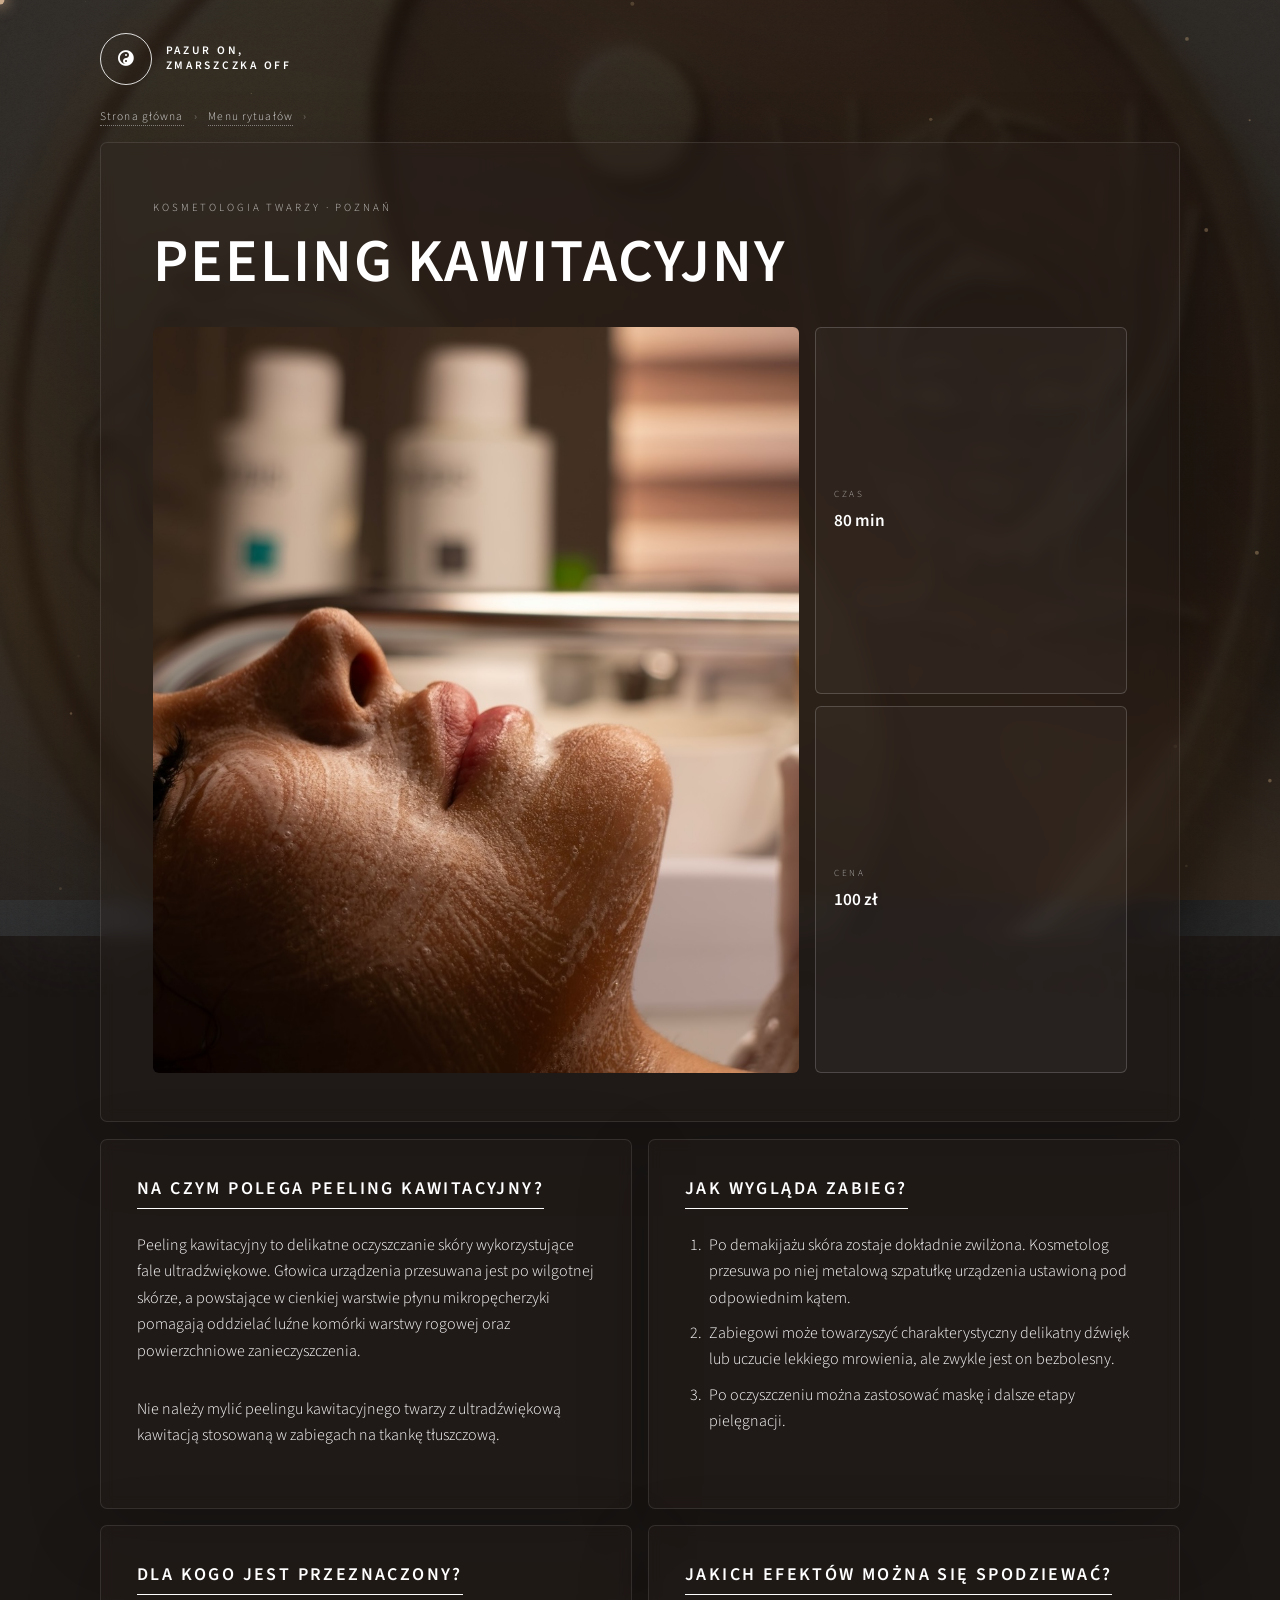
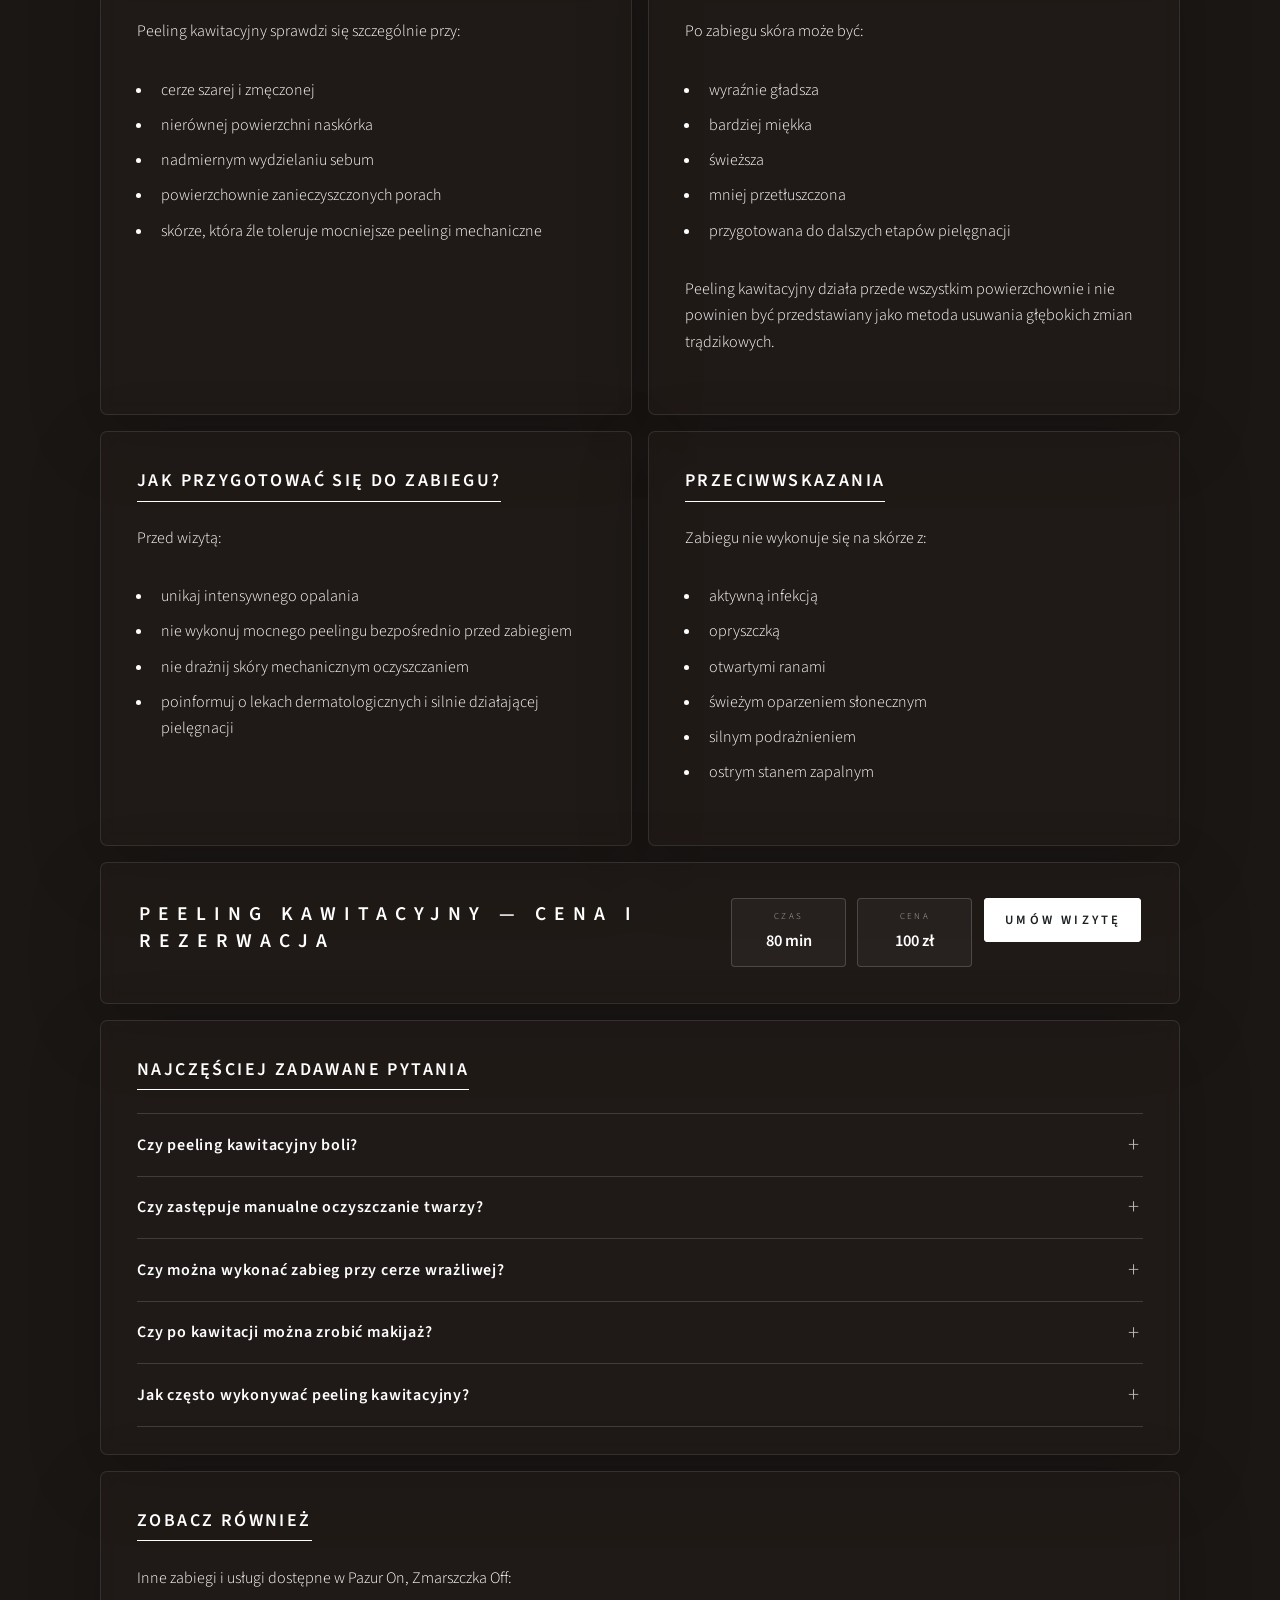
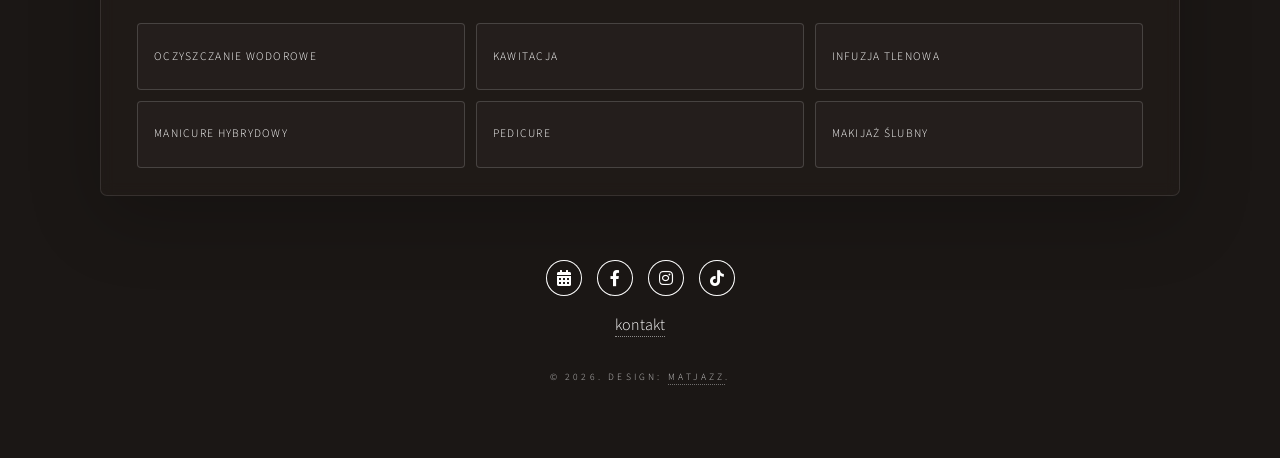
<file: kawitacja-poznan.html>
<!DOCTYPE HTML>
<html lang="pl">
<head>
	<meta charset="utf-8" />
	<meta name="viewport" content="width=device-width, initial-scale=1, user-scalable=no" />




	<link rel="icon" type="image/png" sizes="32x32" href="../favicon-96x96.png" />
	<link rel="icon" type="image/png" sizes="16x16" href="../favicon.png" />
	<link rel="apple-touch-icon" sizes="180x180" href="../apple-touch-icon.png" />


<title>Peeling kawitacyjny Poznań | Pazur On, Zmarszczka Off</title>

<meta name="description" content="Peeling kawitacyjny w Poznaniu. Delikatne oczyszczanie skóry ultradźwiękami, usunięcie martwego naskórka i odświeżenie cery." />

<meta name="robots" content="index,follow,max-image-preview:large" />

<link rel="canonical" href="https://pazuron.pages.dev/kawitacja.html" />


<meta property="og:type" content="website" />
<meta property="og:locale" content="pl_PL" />
<meta property="og:site_name" content="Pazur On, Zmarszczka Off" />
<meta property="og:url" content="https://pazuron.pages.dev/kawitacja.html" />
<meta property="og:title" content="Peeling kawitacyjny w Poznaniu | Pazur On, Zmarszczka Off" />
<meta property="og:description" content="Peeling kawitacyjny w Poznaniu – delikatne oczyszczanie skóry ultradźwiękami, wygładzenie i odświeżenie cery." />
<meta property="og:image" content="https://pazuron.pages.dev/images/kawitacja.JPG" />
<meta property="og:image:alt" content="Peeling kawitacyjny w Poznaniu — Pazur On, Zmarszczka Off" />


<meta name="twitter:card" content="summary_large_image" />
<meta name="twitter:title" content="Peeling kawitacyjny w Poznaniu" />
<meta name="twitter:description" content="Peeling kawitacyjny w Poznaniu – delikatne oczyszczanie, wygładzenie i odświeżenie skóry." />
<meta name="twitter:image" content="https://pazuron.pages.dev/images/kawitacja.JPG" />


<script type="application/ld+json">
{
  "@context": "https://schema.org",
  "@graph": [
    {
      "@type": "BeautySalon",
      "@id": "https://pazuron.pages.dev/#salon",
      "name": "Pazur On, Zmarszczka Off",
      "url": "https://pazuron.pages.dev/",
      "email": "pazuronzmarszczkaoff@gmail.com",
      "address": {
        "@type": "PostalAddress",
        "streetAddress": "ul. Dąbrowskiego 181",
        "postalCode": "60-594",
        "addressLocality": "Poznań",
        "addressCountry": "PL"
      },
      "geo": {
        "@type": "GeoCoordinates",
        "latitude": 52.42191509824495,
        "longitude": 16.87125312855821
      }
    },
    {
      "@type": "Service",
      "@id": "https://pazuron.pages.dev/kawitacja.html#service",
      "name": "Peeling kawitacyjny",
      "description": "Peeling kawitacyjny w Poznaniu – delikatne oczyszczanie skóry z wykorzystaniem ultradźwięków.",
      "url": "https://pazuron.pages.dev/kawitacja.html",
      "areaServed": {
        "@type": "City",
        "name": "Poznań"
      },
      "provider": {
        "@id": "https://pazuron.pages.dev/#salon"
      }
    },
    {
      "@type": "BreadcrumbList",
      "itemListElement": [
        {
          "@type": "ListItem",
          "position": 1,
          "name": "Strona główna",
          "item": "https://pazuron.pages.dev/"
        },
        {
          "@type": "ListItem",
          "position": 2,
          "name": "Menu rytuałów",
          "item": "https://pazuron.pages.dev/#about"
        },
        {
          "@type": "ListItem",
          "position": 3,
          "name": "Peeling kawitacyjny",
          "item": "https://pazuron.pages.dev/kawitacja.html"
        }
      ]
    }
  ]
}
</script>



	<link rel="stylesheet" href="../assets/css/main.css" />
	<noscript><link rel="stylesheet" href="../assets/css/noscript.css" /></noscript>

	<style>
	

		html {
			scroll-behavior: smooth;
			background: #1b1715;
		}

		body.service-page {
			overflow-x: hidden !important;
			overflow-y: auto !important;
			min-height: 100vh;
			background: transparent;
		}

		body.service-page:before {
			display: none !important;
		}


		#bg {
			position: fixed;
			inset: 0;
			z-index: -3;
			width: 100%;
			height: 100%;
			background:
				linear-gradient(rgba(19,16,14,0.32), rgba(19,16,14,0.52)),
				url("../images/bg.jpg") center center / cover no-repeat;
			transform: scale(1.08);
		}

		#bg:after {
			content: "";
			position: absolute;
			inset: 0;
			background-image: url("../images/overlay.png");
			background-repeat: repeat;
			opacity: 0.23;
			pointer-events: none;
		}


		#cursor-glow, #cursor-dot { display: none; }

		@media (pointer: fine) {
			#cursor-glow {
				display: block;
				position: fixed;
				width: 380px;
				height: 380px;
				border-radius: 50%;
				background: radial-gradient(circle, rgba(210,165,120,0.14) 0%, transparent 68%);
				pointer-events: none;
				transform: translate(-50%,-50%);
				z-index: 9999;
				mix-blend-mode: screen;
				will-change: left, top;
			}

			#cursor-dot {
				display: block;
				position: fixed;
				width: 9px;
				height: 9px;
				border-radius: 50%;
				background: rgba(220,185,150,0.9);
				pointer-events: none;
				transform: translate(-50%,-50%);
				z-index: 10000;
				transition:
					transform 0.12s cubic-bezier(0.34,1.56,0.64,1),
					background 0.2s,
					width 0.2s,
					height 0.2s;
				box-shadow: 0 0 14px 4px rgba(220,185,150,0.45);
			}

			#cursor-dot.hover {
				width: 40px;
				height: 40px;
				background: rgba(255,200,140,0.18);
				border: 1px solid rgba(255,200,140,0.55);
				box-shadow: 0 0 20px 6px rgba(220,185,150,0.3);
			}
		}


		#gl-canvas {
			position: fixed;
			inset: 0;
			width: 100%;
			height: 100%;
			pointer-events: none;
			z-index: 0;
			opacity: 0.38;
		}

		#particles-canvas {
			position: fixed;
			inset: 0;
			width: 100%;
			height: 100%;
			pointer-events: none;
			z-index: 1;
			opacity: 0.5;
		}

		#splash-canvas {
			position: fixed;
			inset: 0;
			width: 100%;
			height: 100%;
			pointer-events: none;
			z-index: 9998;
		}

		.service-layout {
			position: relative;
			z-index: 3;
			width: min(1080px, calc(100% - 2rem));
			margin: 0 auto;
			padding: 1.25rem 0 4rem;
		}


		.service-topbar {
			display: flex;
			align-items: center;
			justify-content: space-between;
			gap: 1rem;
			padding: 0.8rem 0 1.4rem;
		}

		.brand-link {
			display: inline-flex;
			align-items: center;
			gap: 0.85rem;
			border: 0;
			text-decoration: none;
		}

		.brand-logo {
			width: 3.25rem;
			height: 3.25rem;
			border: 1px solid rgba(255,255,255,0.85);
			border-radius: 50%;
			display: inline-flex;
			align-items: center;
			justify-content: center;
			transition: transform 0.65s cubic-bezier(0.34,1.56,0.64,1);
			transform-style: preserve-3d;
		}

		.brand-link:hover .brand-logo {
			transform: rotate(180deg) scale(1.12);
		}

		.brand-text {
			font-size: 0.72rem;
			font-weight: 600;
			line-height: 1.25;
			letter-spacing: 0.17rem;
			text-transform: uppercase;
		}


		.top-nav-placeholder {
			flex: 0 1 33rem;
			min-width: 20rem;
			min-height: 2.65rem;
		}


		.breadcrumbs {
			margin: 0 0 1rem;
			font-size: 0.72rem;
			letter-spacing: 0.07rem;
			opacity: 0.82;
		}

		.breadcrumbs span {
			margin: 0 0.45rem;
			opacity: 0.55;
		}


		.glass-panel {
			background: rgba(43,36,32,0.3);
			border: 1px solid rgba(255,255,255,0.10);
			border-radius: 7px;
			box-shadow: 0 22px 75px rgba(0,0,0,0.2);
			backdrop-filter: blur(7px);
		}


		.service-hero {
			padding: 3.5rem 3.25rem 3rem;
			overflow: hidden;
			animation: articleReveal 0.62s cubic-bezier(0.23,1,0.32,1) both;
		}

		.eyebrow {
			margin: 0 0 0.8rem;
			font-size: 0.68rem;
			letter-spacing: 0.18rem;
			text-transform: uppercase;
			opacity: 0.72;
		}

		.service-hero h1 {
			margin-bottom: 0.9rem;
			font-size: clamp(2.1rem, 5vw, 3.8rem);
			line-height: 1.08;
			letter-spacing: 0.12rem;
			background: linear-gradient(
				90deg,
				#fff 0%,
				#fff 30%,
				rgba(255,225,175,1) 50%,
				#fff 70%,
				#fff 100%
			);
			background-size: 220% auto;
			-webkit-background-clip: text;
			-webkit-text-fill-color: transparent;
			background-clip: text;
			animation: shimmerText 5s linear infinite;
		}

		.service-lead {
			max-width: 800px;
			font-size: 1.08rem;
			line-height: 1.8;
			opacity: 0.94;
		}

		.hero-grid {
			display: grid;
			grid-template-columns: minmax(0,1.55fr) minmax(230px,0.75fr);
			gap: 1rem;
			margin-top: 2rem;
		}

		.hero-image {
			min-height: 370px;
			overflow: hidden;
			border-radius: 6px;
		}

		.hero-image img {
			display: block;
			width: 100%;
			height: 100%;
			min-height: 370px;
			object-fit: cover;
			transform: scale(1.05);
			transition: transform 0.5s ease;
		}

		.hero-image:hover img {
			transform: scale(1.085);
		}

		.quick-facts {
			display: grid;
			grid-template-columns: 1fr;
			gap: 0.75rem;
		}

		.fact {
			display: flex;
			flex-direction: column;
			justify-content: center;
			min-height: 105px;
			padding: 1rem 1.15rem;
			border: 1px solid rgba(255,255,255,0.18);
			border-radius: 6px;
			background: rgba(255,255,255,0.035);
			transition: transform 0.25s, box-shadow 0.25s;
		}

		.fact:hover {
			transform: translateY(-3px);
			box-shadow: 0 0 30px rgba(200,160,100,0.08);
		}

		.fact-label {
			font-size: 0.58rem;
			letter-spacing: 0.16rem;
			text-transform: uppercase;
			opacity: 0.6;
		}

		.fact-value {
			margin-top: 0.3rem;
			font-size: 1.08rem;
			font-weight: 600;
		}


		.info-grid {
			display: grid;
			grid-template-columns: 1fr 1fr;
			gap: 1rem;
			margin-top: 1rem;
		}

		.info-card {
			padding: 2.25rem 2.25rem 1.7rem;
			transition: transform 0.35s cubic-bezier(0.23,1,0.32,1), box-shadow 0.3s, border-color 0.3s;
		}

		.info-card:hover {
			transform: translateY(-3px);
			border-color: rgba(255,215,160,0.23);
			box-shadow: 0 24px 65px rgba(0,0,0,0.21), 0 0 35px rgba(200,160,100,0.055);
		}

		.info-card.full {
			grid-column: 1 / -1;
		}

		.info-card h2 {
			display: inline-block;
			margin-bottom: 1.45rem;
			padding-bottom: 0.45rem;
			border-bottom: 1px solid #fff;
			font-size: 1.12rem;
			letter-spacing: 0.15rem;
		}

		.info-card li {
			margin-bottom: 0.55rem;
		}


		.booking-panel {
			margin-top: 1rem;
			padding: 2.2rem 2.35rem;
			display: grid;
			grid-template-columns: minmax(0,1fr) auto;
			gap: 1.5rem;
			align-items: center;
		}

		.booking-panel h2 {
			margin-bottom: 0.55rem;
			font-size: 1.22rem;
		}

		.booking-panel p {
			margin-bottom: 0;
		}

		.booking-actions {
			display: flex;
			gap: 0.7rem;
			align-items: stretch;
			flex-wrap: wrap;
			justify-content: flex-end;
		}

		.price-chip {
			min-width: 115px;
			padding: 0.7rem 0.9rem;
			text-align: center;
			border: 1px solid rgba(255,255,255,0.18);
			border-radius: 4px;
			background: rgba(255,255,255,0.035);
		}

		.price-chip small {
			display: block;
			font-size: 0.56rem;
			letter-spacing: 0.14rem;
			text-transform: uppercase;
			opacity: 0.62;
		}

		.price-chip strong {
			display: block;
			margin-top: 0.2rem;
			font-size: 1.03rem;
		}


		.faq-item {
			border-top: 1px solid rgba(255,255,255,0.15);
		}

		.faq-item:last-child {
			border-bottom: 1px solid rgba(255,255,255,0.15);
		}

		.faq-item summary {
			position: relative;
			padding: 1.1rem 2.5rem 1.1rem 0;
			cursor: pointer;
			list-style: none;
			font-weight: 600;
			letter-spacing: 0.05rem;
		}

		.faq-item summary::-webkit-details-marker {
			display: none;
		}

		.faq-item summary::after {
			content: '+';
			position: absolute;
			right: 0.2rem;
			top: 50%;
			transform: translateY(-50%);
			font-size: 1.45rem;
			font-weight: 300;
			opacity: 0.72;
			transition: transform 0.25s;
		}

		.faq-item[open] summary::after {
			transform: translateY(-50%) rotate(45deg);
		}

		.faq-answer {
			padding: 0 2rem 0.15rem 0;
		}


		.related-grid {
			display: grid;
			grid-template-columns: repeat(3, 1fr);
			gap: 0.65rem;
			margin-top: 1rem;
		}

		.related-grid a {
			display: flex;
			align-items: center;
			min-height: 4.2rem;
			padding: 0.8rem 1rem;
			border: 1px solid rgba(255,255,255,0.16);
			border-radius: 4px;
			background: rgba(255,255,255,0.025);
			font-size: 0.72rem;
			line-height: 1.4;
			letter-spacing: 0.08rem;
			text-transform: uppercase;
			transition: transform 0.25s, background 0.2s, border-color 0.2s;
		}

		.related-grid a:hover {
			transform: translateY(-2px);
			background: rgba(255,255,255,0.07);
			border-color: rgba(255,215,160,0.34);
		}


		.service-footer {
			position: relative;
			z-index: 3;
			padding: 2rem 0 0.5rem;
			text-align: center;
		}

		.service-footer .icons {
			margin-bottom: 1rem;
		}

		.service-footer .icons li a {
			transition: transform 0.28s cubic-bezier(0.34,1.56,0.64,1), color 0.25s;
		}

		.service-footer .icons li a:hover {
			transform: translateY(-6px) scale(1.2);
		}


		.reveal {
			opacity: 0;
			transform: translateY(28px);
			transition: opacity 0.55s ease, transform 0.55s cubic-bezier(0.23,1,0.32,1);
		}

		.reveal.visible {
			opacity: 1;
			transform: translateY(0);
		}

		@keyframes shimmerText {
			from { background-position: 220% center; }
			to { background-position: -220% center; }
		}

		@keyframes articleReveal {
			from {
				opacity: 0;
				transform: translateY(32px) scale(0.97);
				filter: blur(5px);
			}
			to {
				opacity: 1;
				transform: translateY(0) scale(1);
				filter: blur(0);
			}
		}

		@media screen and (max-width: 900px) {
			.hero-grid {
				grid-template-columns: 1fr;
			}

			.quick-facts {
				grid-template-columns: repeat(3, 1fr);
			}

			.booking-panel {
				grid-template-columns: 1fr;
			}

			.booking-actions {
				justify-content: flex-start;
			}

			.related-grid {
				grid-template-columns: repeat(2, 1fr);
			}
		}


@media screen and (max-width: 736px) {
    .service-layout {
        width: min(100% - 1.1rem, 1080px);
    }

    .service-topbar {
        flex-direction: column;
        align-items: flex-start;
        gap: 0;
        padding-bottom: 0.7rem;
    }

    .top-nav-placeholder {
        display: none;
    }

    .service-hero {
        padding: 2.35rem 1.45rem 1.6rem;
    }

    .service-hero h1 {
        font-size: clamp(1.85rem, 9vw, 2.8rem);
        letter-spacing: 0.08rem;
    }

    .hero-image,
    .hero-image img {
        min-height: 260px;
    }

    .quick-facts {
        grid-template-columns: 1fr;
    }

    .info-grid {
        grid-template-columns: 1fr;
    }

    .info-card,
    .booking-panel {
        padding: 1.65rem 1.4rem 1.2rem;
    }

    .info-card.full {
        grid-column: auto;
    }

    .related-grid {
        grid-template-columns: 1fr;
    }
}




		
				
			






		

		@media (prefers-reduced-motion: reduce) {
			html { scroll-behavior: auto; }

			*,
			*::before,
			*::after {
				animation-duration: 0.01ms !important;
				animation-iteration-count: 1 !important;
				transition-duration: 0.01ms !important;
			}

			.reveal {
				opacity: 1;
				transform: none;
			}
		}
	</style>
</head>

<body class="service-page">

	<div id="bg" aria-hidden="true"></div>
	<div id="cursor-glow" aria-hidden="true"></div>
	<div id="cursor-dot" aria-hidden="true"></div>
	<canvas id="gl-canvas" aria-hidden="true"></canvas>
	<canvas id="particles-canvas" aria-hidden="true"></canvas>
	<canvas id="splash-canvas" aria-hidden="true"></canvas>

	<div class="service-layout">


		<header class="service-topbar">
			<a class="brand-link" href="../" aria-label="Pazur On, Zmarszczka Off — strona główna">
				<span class="brand-logo" id="logo-tilt">
					<span class="icon solid fa-yin-yang" aria-hidden="true"></span>
				</span>
				<span class="brand-text">Pazur On,<br />Zmarszczka Off</span>
			</a>

			<div class="top-nav-placeholder" aria-hidden="true"></div>
		</header>

		<nav class="breadcrumbs" aria-label="Nawigacja okruszkowa">
			<a href="../">Strona główna</a>
			<span aria-hidden="true">›</span>
			<a href="../#about">Menu rytuałów</a>
			<span aria-hidden="true">›</span>
			
		</nav>

		<main>


			<section class="glass-panel service-hero">
				<p class="eyebrow">Kosmetologia twarzy · Poznań</p>

				<h1>Peeling kawitacyjny</h1>

				

				<div class="hero-grid">

					<div class="hero-image">
						<img
							src="../images/kawitacja.JPG"
							alt="Pazur On, Zmarszczka Off — Peeling kawitacyjny w Poznaniu"
							width="1200"
							height="800"
							decoding="async"
						/>
					</div>

					<div class="quick-facts" aria-label="Najważniejsze informacje">
						<div class="fact">
							<span class="fact-label">Czas</span>
							<span class="fact-value" data-usluga-czas></span>
						</div>

						<div class="fact">
							<span class="fact-label">Cena</span>
							<span class="fact-value" data-usluga-cena></span>
						</div>

						
					</div>
				</div>
			</section>


			<div class="info-grid">

				<section class="glass-panel info-card reveal">
					<h2>Na czym polega peeling kawitacyjny?</h2>
<p>Peeling kawitacyjny to delikatne oczyszczanie skóry wykorzystujące fale ultradźwiękowe. Głowica urządzenia przesuwana jest po wilgotnej skórze, a powstające w cienkiej warstwie płynu mikropęcherzyki pomagają oddzielać luźne komórki warstwy rogowej oraz powierzchniowe zanieczyszczenia.</p>
<p>Nie należy mylić peelingu kawitacyjnego twarzy z ultradźwiękową kawitacją stosowaną w zabiegach na tkankę tłuszczową.</p>
				</section>

				<section class="glass-panel info-card reveal">
					<h2>Jak wygląda zabieg?</h2>
					
					<ol>
<li>Po demakijażu skóra zostaje dokładnie zwilżona. Kosmetolog przesuwa po niej metalową szpatułkę urządzenia ustawioną pod odpowiednim kątem.</li>
<li>Zabiegowi może towarzyszyć charakterystyczny delikatny dźwięk lub uczucie lekkiego mrowienia, ale zwykle jest on bezbolesny.</li>
<li>Po oczyszczeniu można zastosować maskę i dalsze etapy pielęgnacji.</li>
						
					</ol>
				</section>



				<section class="glass-panel info-card reveal">
					<h2>Dla kogo jest przeznaczony?</h2>
					<p>Peeling kawitacyjny sprawdzi się szczególnie przy:</p>
					<ul>
						<li>cerze szarej i zmęczonej</li>
						<li>nierównej powierzchni naskórka</li>
						<li>nadmiernym wydzielaniu sebum</li>
						<li>powierzchownie zanieczyszczonych porach</li>
						<li>skórze, która źle toleruje mocniejsze peelingi mechaniczne</li>

					</ul>
				</section>

				<section class="glass-panel info-card reveal">
					<h2>Jakich efektów można się spodziewać?</h2>
					<p>Po zabiegu skóra może być:</p>
					<ul>

						<li>wyraźnie gładsza</li>
						<li>bardziej miękka</li>
						<li>świeższa</li>
						<li>mniej przetłuszczona</li>
						<li>przygotowana do dalszych etapów pielęgnacji</li>
					</ul>
					<p>Peeling kawitacyjny działa przede wszystkim powierzchownie i nie powinien być przedstawiany jako metoda usuwania głębokich zmian trądzikowych.</p>
				</section>

				<section class="glass-panel info-card reveal">
					<h2>Jak przygotować się do zabiegu?</h2>
				<p>Przed wizytą:</p>

					<ul>
						<li>unikaj intensywnego opalania</li>
						<li>nie wykonuj mocnego peelingu bezpośrednio przed zabiegiem</li>
						<li>nie drażnij skóry mechanicznym oczyszczaniem</li>
						<li>poinformuj o lekach dermatologicznych i silnie działającej pielęgnacji</li>

					</ul>
				</section>

				<section class="glass-panel info-card reveal">
					<h2>Przeciwwskazania</h2>
					<p>Zabiegu nie wykonuje się na skórze z:</p>
					<ul>

						<li>aktywną infekcją</li>
						<li>opryszczką</li>
						<li>otwartymi ranami</li>
						<li>świeżym oparzeniem słonecznym</li>
						<li>silnym podrażnieniem</li>
						<li>ostrym stanem zapalnym</li>


					</ul>
				</section>

			</div>


			<section class="glass-panel booking-panel reveal">
				<div>
					<h2>Peeling kawitacyjny — cena i rezerwacja</h2>
					
				</div>

				<div class="booking-actions">
					<div class="price-chip">
						<small>Czas</small>
						<strong data-usluga-czas></strong>
					</div>

					<div class="price-chip">
						<small>Cena</small>
						<strong data-usluga-cena></strong>
					</div>
<a class="button primary" href="../#contact">
						Umów wizytę
					</a>
				</div>
			</section>


			<section class="glass-panel info-card full reveal" style="margin-top:1rem;">
				<h2>Najczęściej zadawane pytania</h2>

				<details class="faq-item">
					<summary>Czy peeling kawitacyjny boli?</summary>
					<div class="faq-answer"><p>Nie. Jest to jedna z łagodniejszych metod aparaturowego oczyszczania skóry.</p></div>
				</details>

				<details class="faq-item">
					<summary>Czy zastępuje manualne oczyszczanie twarzy?</summary>
					<div class="faq-answer"><p>Nie zawsze. Kawitacja dobrze usuwa powierzchowne zanieczyszczenia i martwe komórki naskórka, ale nie musi usunąć głębokich zaskórników zamkniętych.</p></div>
				</details>

				<details class="faq-item">
					<summary>Czy można wykonać zabieg przy cerze wrażliwej?</summary>
					<div class="faq-answer"><p>Często tak, ponieważ nie ma tutaj ziaren ścierających ani intensywnego tarcia. Parametry i czas zabiegu trzeba jednak dopasować do reaktywności skóry.</p></div>
				</details>

				<details class="faq-item">
					<summary>Czy po kawitacji można zrobić makijaż?</summary>
					<div class="faq-answer"><p>Zwykle tak, choć jeśli nie jest konieczny, dobrze pozwolić skórze przez kilka godzin pozostać bez ciężkiego makijażu.</p></div>
				</details>

				<details class="faq-item">
					<summary>Jak często wykonywać peeling kawitacyjny?</summary>
					<div class="faq-answer"><p>Najczęściej traktuje się go jako zabieg wykonywany okresowo, co kilka tygodni. Częstotliwość zależy od rodzaju skóry i pozostałych elementów pielęgnacji.</p></div>
				</details>
			</section>


			<section class="glass-panel info-card full reveal" style="margin-top:1rem;">
				<h2>Zobacz również</h2>
				<p>Inne zabiegi i usługi dostępne w Pazur On, Zmarszczka Off:</p>

				<nav class="related-grid" aria-label="Pozostałe zabiegi i usługi">
					<a href="../oczyszczanie-wodorowe.html">Oczyszczanie wodorowe</a>
					<a href="../kawitacja-poznan.html">Kawitacja</a>
					<a href="../infuzja-tlenowa-poznan.html">Infuzja tlenowa</a>
					<a href="../manicure-hybrydowy-poznan.html">Manicure hybrydowy</a>
					<a href="../pedicure-poznan.html">Pedicure</a>
					<a href="../makijaz-slubny-poznan.html">Makijaż ślubny</a>

				</nav>
			</section>



		</main>


		<footer id="footer" class="service-footer">

			<ul class="icons">
				<li>
					<a href="https://booksy.com/pl-pl/355173_pazur-on-zmarszczka-off_salon-kosmetyczny_15608_poznan#ba_s=sh_1" class="icon solid fa-calendar-alt">
						<span class="label">Umów wizytę</span>
					</a>
				</li>
				<li>
					<a href="https://facebook.com/profile.php?id=61590422836386" class="icon brands fa-facebook-f" target="_blank" rel="noopener noreferrer">
						<span class="label">Facebook</span>
					</a>
				</li>
				<li>
					<a href="https://www.instagram.com/pazuron.zmarszczkaoff/" class="icon brands fa-instagram" target="_blank" rel="noopener noreferrer">
						<span class="label">Instagram</span>
					</a>
				</li>
				<li>
					<a href="https://tiktok.com/@zmarszczkaoff" class="icon brands fa-tiktok" target="_blank" rel="noopener noreferrer">
						<span class="label">Tik-Tok</span>
					</a>
				</li>
			</ul>

			<p>
				<a href="mailto:pazuronzmarszczkaoff@gmail.com">kontakt</a>
			</p>

			<p class="copyright">
				&copy; 2026. Design:
				<a href="mailto:mat.jazwiec@gmail.com">MatJazz</a>.
			</p>
		</footer>

	</div>


	
	<script src="../assets/js/uslugi.js"></script>
	<script>
	(function () {
		'use strict';

		if (
			typeof uslugi === 'undefined' ||
			!uslugi.kawitacja
		) {
			console.error('Brak danych uslugi.kawitacja w ../assets/js/uslugi.js');
			return;
		}

		const daneUslugi = uslugi.kawitacja;

		document.querySelectorAll('[data-usluga-czas]').forEach(function (element) {
			element.textContent = daneUslugi.czas + ' min';
		});

		document.querySelectorAll('[data-usluga-cena]').forEach(function (element) {
			element.textContent = daneUslugi.cena + ' zł';
		});


		const schemaElement = document.getElementById('seo-structured-data');

		if (schemaElement) {
			try {
				const schema = JSON.parse(schemaElement.textContent);
				const service = schema['@graph'].find(function (item) {
					return item['@type'] === 'Service';
				});

				if (service && service.offers) {
					service.offers.price = String(daneUslugi.cena);
					schemaElement.textContent = JSON.stringify(schema, null, 2);
				}
			} catch (error) {
				console.error('Nie udało się zaktualizować ceny w Schema.org:', error);
			}
		}
	})();
	</script>


	<script>
	(function(){
		'use strict';

		var RM = window.matchMedia('(prefers-reduced-motion: reduce)').matches;
		var isMobile = window.matchMedia('(pointer: coarse)').matches;
		var W = window.innerWidth;
		var H = window.innerHeight;

		window.addEventListener('resize', function(){
			W = window.innerWidth;
			H = window.innerHeight;
		}, {passive:true});


		(function(){
			if (RM) return;

			var canvas = document.getElementById('gl-canvas');
			var gl = canvas.getContext('webgl') || canvas.getContext('experimental-webgl');

			if (!gl) {
				canvas.style.display = 'none';
				return;
			}

			var ux = 0.5, uy = 0.5;
			var sx = 0.5, sy = 0.5;

			var VS = 'attribute vec2 p; void main(){ gl_Position=vec4(p,0,1); }';
			var FS = [
				'precision mediump float;',
				'uniform float t;',
				'uniform vec2 u;',
				'uniform vec2 res;',
				'void main(){',
				'  vec2 uv = gl_FragCoord.xy / res;',
				'  float d = distance(uv, u);',
				'  float wave = sin(uv.x*6.0 + t*0.55 + uv.y*4.0)*0.5+0.5;',
				'  float wave2= sin(uv.y*5.0 - t*0.4 + uv.x*3.5)*0.5+0.5;',
				'  float glow = 0.18 / (d + 0.35);',
				'  vec3 col = mix(vec3(0.08,0.05,0.02), vec3(0.28,0.18,0.08), wave*wave2);',
				'  col += vec3(0.32,0.18,0.06) * glow * 0.55;',
				'  gl_FragColor = vec4(col, 1.0);',
				'}'
			].join('\n');

			function mkShader(type, src){
				var shader = gl.createShader(type);
				gl.shaderSource(shader, src);
				gl.compileShader(shader);
				return shader;
			}

			var program = gl.createProgram();
			gl.attachShader(program, mkShader(gl.VERTEX_SHADER, VS));
			gl.attachShader(program, mkShader(gl.FRAGMENT_SHADER, FS));
			gl.linkProgram(program);
			gl.useProgram(program);

			var buffer = gl.createBuffer();
			gl.bindBuffer(gl.ARRAY_BUFFER, buffer);
			gl.bufferData(
				gl.ARRAY_BUFFER,
				new Float32Array([-1,-1, 1,-1, -1,1, 1,1]),
				gl.STATIC_DRAW
			);

			var pLoc = gl.getAttribLocation(program, 'p');
			gl.enableVertexAttribArray(pLoc);
			gl.vertexAttribPointer(pLoc, 2, gl.FLOAT, false, 0, 0);

			var uT = gl.getUniformLocation(program, 't');
			var uU = gl.getUniformLocation(program, 'u');
			var uRes = gl.getUniformLocation(program, 'res');

			function resize(){
				canvas.width = window.innerWidth;
				canvas.height = window.innerHeight;
				gl.viewport(0, 0, canvas.width, canvas.height);
			}

			window.addEventListener('resize', resize, {passive:true});
			resize();

			var t0 = performance.now();

			function draw(ts){
				var t = (ts - t0) * 0.001;

				sx += (ux - sx) * 0.04;
				sy += (uy - sy) * 0.04;

				gl.uniform1f(uT, t);
				gl.uniform2f(uU, sx, 1.0 - sy);
				gl.uniform2f(uRes, canvas.width, canvas.height);
				gl.drawArrays(gl.TRIANGLE_STRIP, 0, 4);

				requestAnimationFrame(draw);
			}

			requestAnimationFrame(draw);

			document.addEventListener('mousemove', function(e){
				ux = e.clientX / W;
				uy = e.clientY / H;
			}, {passive:true});

			window.addEventListener('deviceorientation', function(e){
				if (e.beta === null) return;

				ux = Math.min(1, Math.max(0, (e.gamma + 45) / 90));
				uy = Math.min(1, Math.max(0, (e.beta - 10) / 70));
			}, {passive:true});
		})();


		(function(){
			if (RM) return;

			var canvas = document.getElementById('particles-canvas');
			var ctx = canvas.getContext('2d');
			var COUNT = isMobile ? 28 : 55;
			var rmx = W / 2;
			var rmy = H / 2;
			var particles = [];

			function resize(){
				canvas.width = W;
				canvas.height = H;
			}

			window.addEventListener('resize', resize, {passive:true});
			resize();

			function P(){
				this.reset(true);
			}

			P.prototype.reset = function(scatter){
				this.x = Math.random() * W;
				this.y = scatter ? Math.random() * H : H + 5;
				this.r = Math.random() * 1.7 + 0.4;
				this.vx = (Math.random() - 0.5) * 0.22;
				this.vy = -(Math.random() * 0.32 + 0.08);
				this.life = Math.random();
				this.decay = Math.random() * 0.011 + 0.003;
				this.phase = Math.random() * Math.PI * 2;
			};

			P.prototype.step = function(){
				this.x += this.vx + Math.sin(this.phase + Date.now() * 0.0005) * 0.15;
				this.y += this.vy;
				this.life -= this.decay;

				if (!isMobile) {
					var dx = this.x - rmx;
					var dy = this.y - rmy;
					var d = Math.sqrt(dx * dx + dy * dy);

					if (d < 90 && d > 0) {
						var f = (90 - d) / 90;
						this.x += (dx / d) * f * 1.1;
						this.y += (dy / d) * f * 1.1;
					}
				}

				if (this.life <= 0 || this.y < -8) {
					this.reset(false);
				}
			};

			for (var i = 0; i < COUNT; i++) {
				particles.push(new P());
			}

			if (!isMobile) {
				document.addEventListener('mousemove', function(e){
					rmx = e.clientX;
					rmy = e.clientY;
				}, {passive:true});
			}

			function draw(){
				ctx.clearRect(0, 0, W, H);

				for (var i = 0; i < particles.length; i++) {
					var p = particles[i];
					p.step();

					var a = Math.max(0, Math.min(1, p.life * 2.5));

					ctx.beginPath();
					ctx.arc(p.x, p.y, p.r, 0, Math.PI * 2);
					ctx.fillStyle = 'rgba(220,185,140,' + (a * 0.68) + ')';
					ctx.fill();
				}

				requestAnimationFrame(draw);
			}

			draw();
		})();


		(function(){
			if (RM) return;

			var canvas = document.getElementById('splash-canvas');
			var ctx = canvas.getContext('2d');
			var bursts = [];

			function resize(){
				canvas.width = W;
				canvas.height = H;
			}

			window.addEventListener('resize', resize, {passive:true});
			resize();

			function Burst(x, y){
				this.particles = [];

				for (var i = 0; i < 22; i++) {
					var angle = Math.random() * Math.PI * 2;
					var speed = Math.random() * 3.5 + 1;

					this.particles.push({
						x: x,
						y: y,
						vx: Math.cos(angle) * speed,
						vy: Math.sin(angle) * speed,
						r: Math.random() * 2.8 + 1,
						life: 1
					});
				}
			}

			Burst.prototype.step = function(){
				var alive = false;

				this.particles.forEach(function(p){
					p.x += p.vx;
					p.y += p.vy;
					p.vy += 0.06;
					p.vx *= 0.96;
					p.vy *= 0.96;
					p.life -= 0.032;

					if (p.life > 0) alive = true;
				});

				return alive;
			};

			Burst.prototype.draw = function(){
				this.particles.forEach(function(p){
					if (p.life <= 0) return;

					ctx.beginPath();
					ctx.arc(p.x, p.y, p.r * p.life, 0, Math.PI * 2);
					ctx.fillStyle = 'rgba(255,200,130,' + (p.life * 0.85) + ')';
					ctx.fill();
				});
			};

			document.addEventListener('touchstart', function(e){
				for (var i = 0; i < e.changedTouches.length; i++) {
					var t = e.changedTouches[i];
					bursts.push(new Burst(t.clientX, t.clientY));
				}
			}, {passive:true});

			document.addEventListener('click', function(e){
				if (isMobile) return;
				bursts.push(new Burst(e.clientX, e.clientY));
			});

			function draw(){
				ctx.clearRect(0, 0, W, H);

				bursts = bursts.filter(function(b){
					var alive = b.step();
					b.draw();
					return alive;
				});

				requestAnimationFrame(draw);
			}

			draw();
		})();


		(function(){
			if (RM || isMobile) return;

			var glow = document.getElementById('cursor-glow');
			var dot = document.getElementById('cursor-dot');
			var mx = -999, my = -999, gx = -999, gy = -999;

			document.addEventListener('mousemove', function(e){
				mx = e.clientX;
				my = e.clientY;
				dot.style.left = mx + 'px';
				dot.style.top = my + 'px';
			}, {passive:true});

			(function animGlow(){
				gx += (mx - gx) * 0.07;
				gy += (my - gy) * 0.07;
				glow.style.left = gx + 'px';
				glow.style.top = gy + 'px';
				requestAnimationFrame(animGlow);
			})();

			document.querySelectorAll('a, summary, button').forEach(function(el){
				el.addEventListener('mouseenter', function(){
					dot.classList.add('hover');
				});

				el.addEventListener('mouseleave', function(){
					dot.classList.remove('hover');
				});
			});
		})();


		(function(){
			if (RM) return;

			var logo = document.getElementById('logo-tilt');
			if (!logo) return;

			if (!isMobile) {
				document.addEventListener('mousemove', function(e){
					var r = logo.getBoundingClientRect();
					var dx = (e.clientX - (r.left + r.width / 2)) / W;
					var dy = (e.clientY - (r.top + r.height / 2)) / H;

					logo.style.transform =
						'perspective(280px) rotateY(' + (dx * 26) +
						'deg) rotateX(' + (-dy * 26) + 'deg) scale(1.1)';
				}, {passive:true});
			}

			window.addEventListener('deviceorientation', function(e){
				if (e.beta === null) return;

				var beta = Math.max(-25, Math.min(25, e.beta - 30));
				var gamma = Math.max(-25, Math.min(25, e.gamma));

				logo.style.transform =
					'perspective(280px) rotateX(' + (beta * 0.6) +
					'deg) rotateY(' + (gamma * 0.6) + 'deg) scale(1.08)';
			}, {passive:true});
		})();


		(function(){
			var elements = document.querySelectorAll('.reveal');

			if (RM || !('IntersectionObserver' in window)) {
				elements.forEach(function(el){
					el.classList.add('visible');
				});
				return;
			}

			var observer = new IntersectionObserver(function(entries){
				entries.forEach(function(entry){
					if (entry.isIntersecting) {
						entry.target.classList.add('visible');
						observer.unobserve(entry.target);
					}
				});
			}, {
				threshold: 0.08,
				rootMargin: '0px 0px -40px 0px'
			});

			elements.forEach(function(el, index){
				el.style.transitionDelay = Math.min(index * 0.04, 0.2) + 's';
				observer.observe(el);
			});
		})();

	})();
	</script>

</body>
</html>
</file>
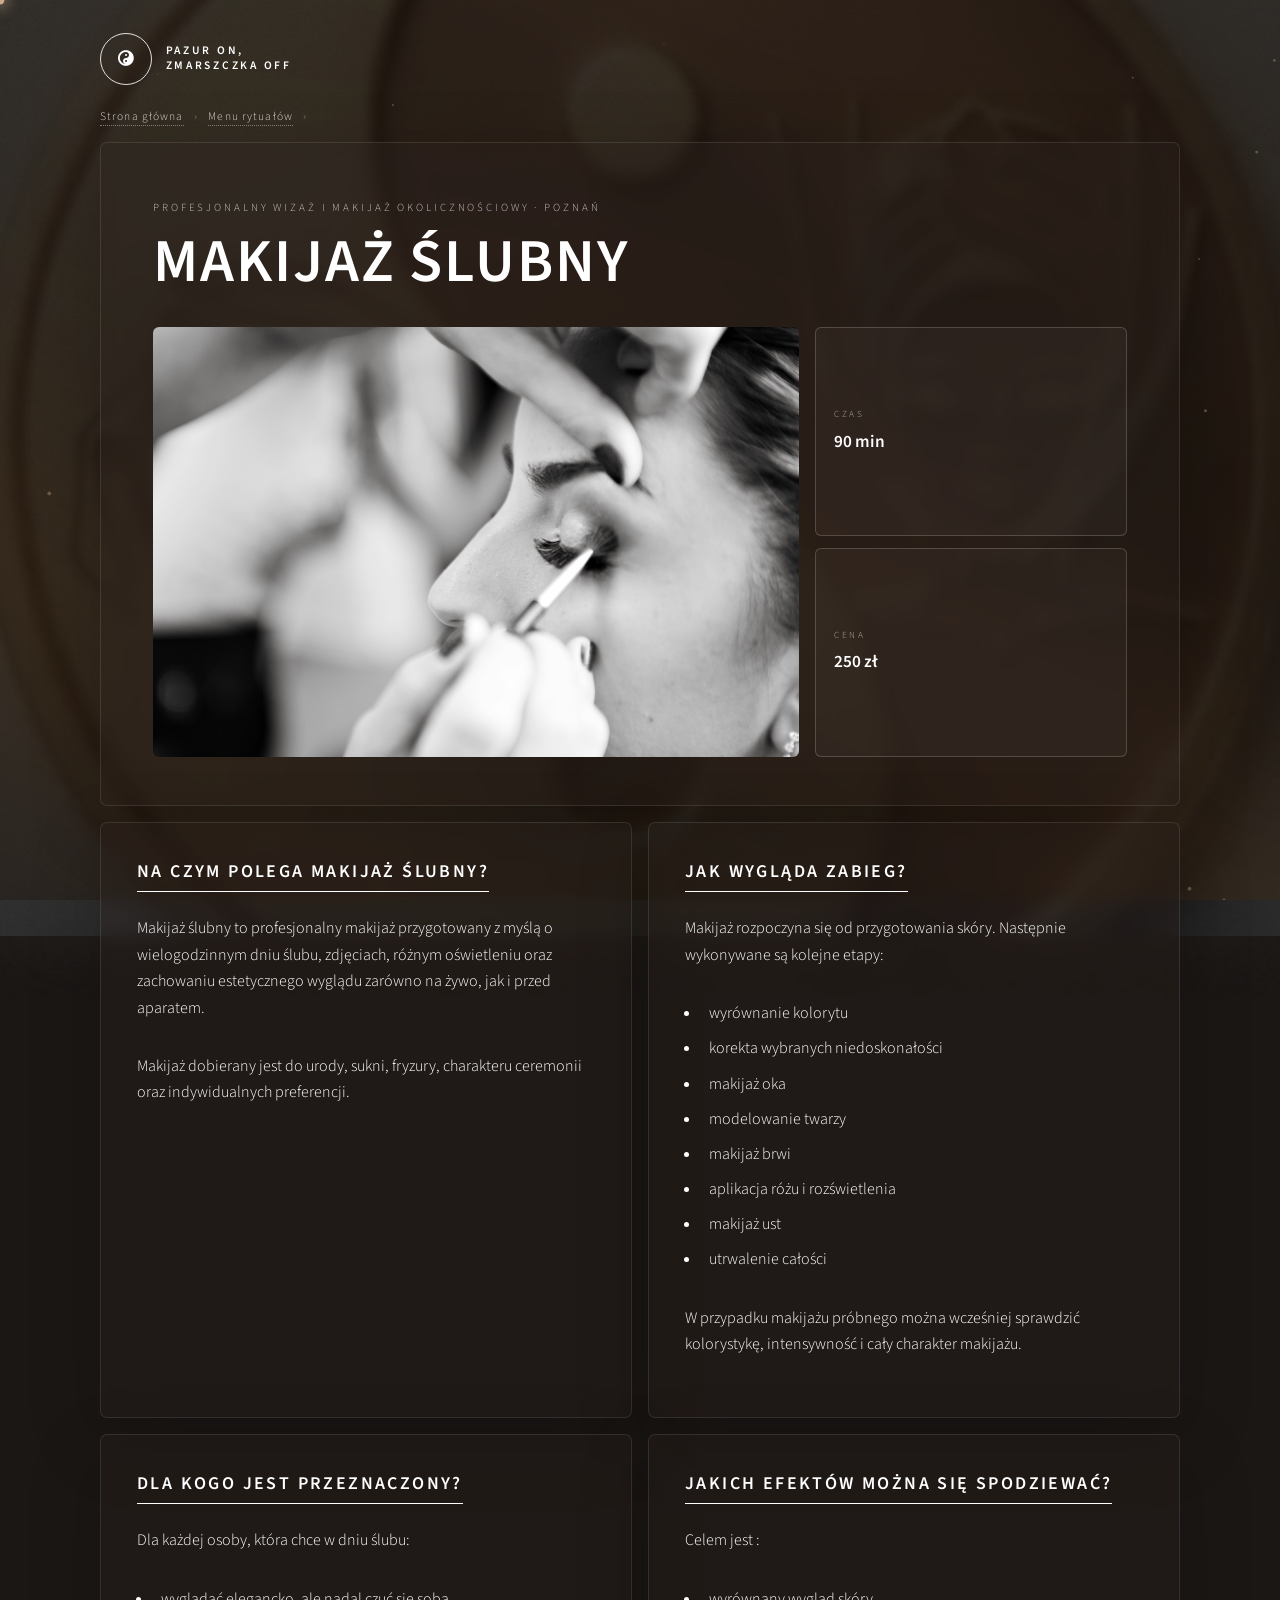
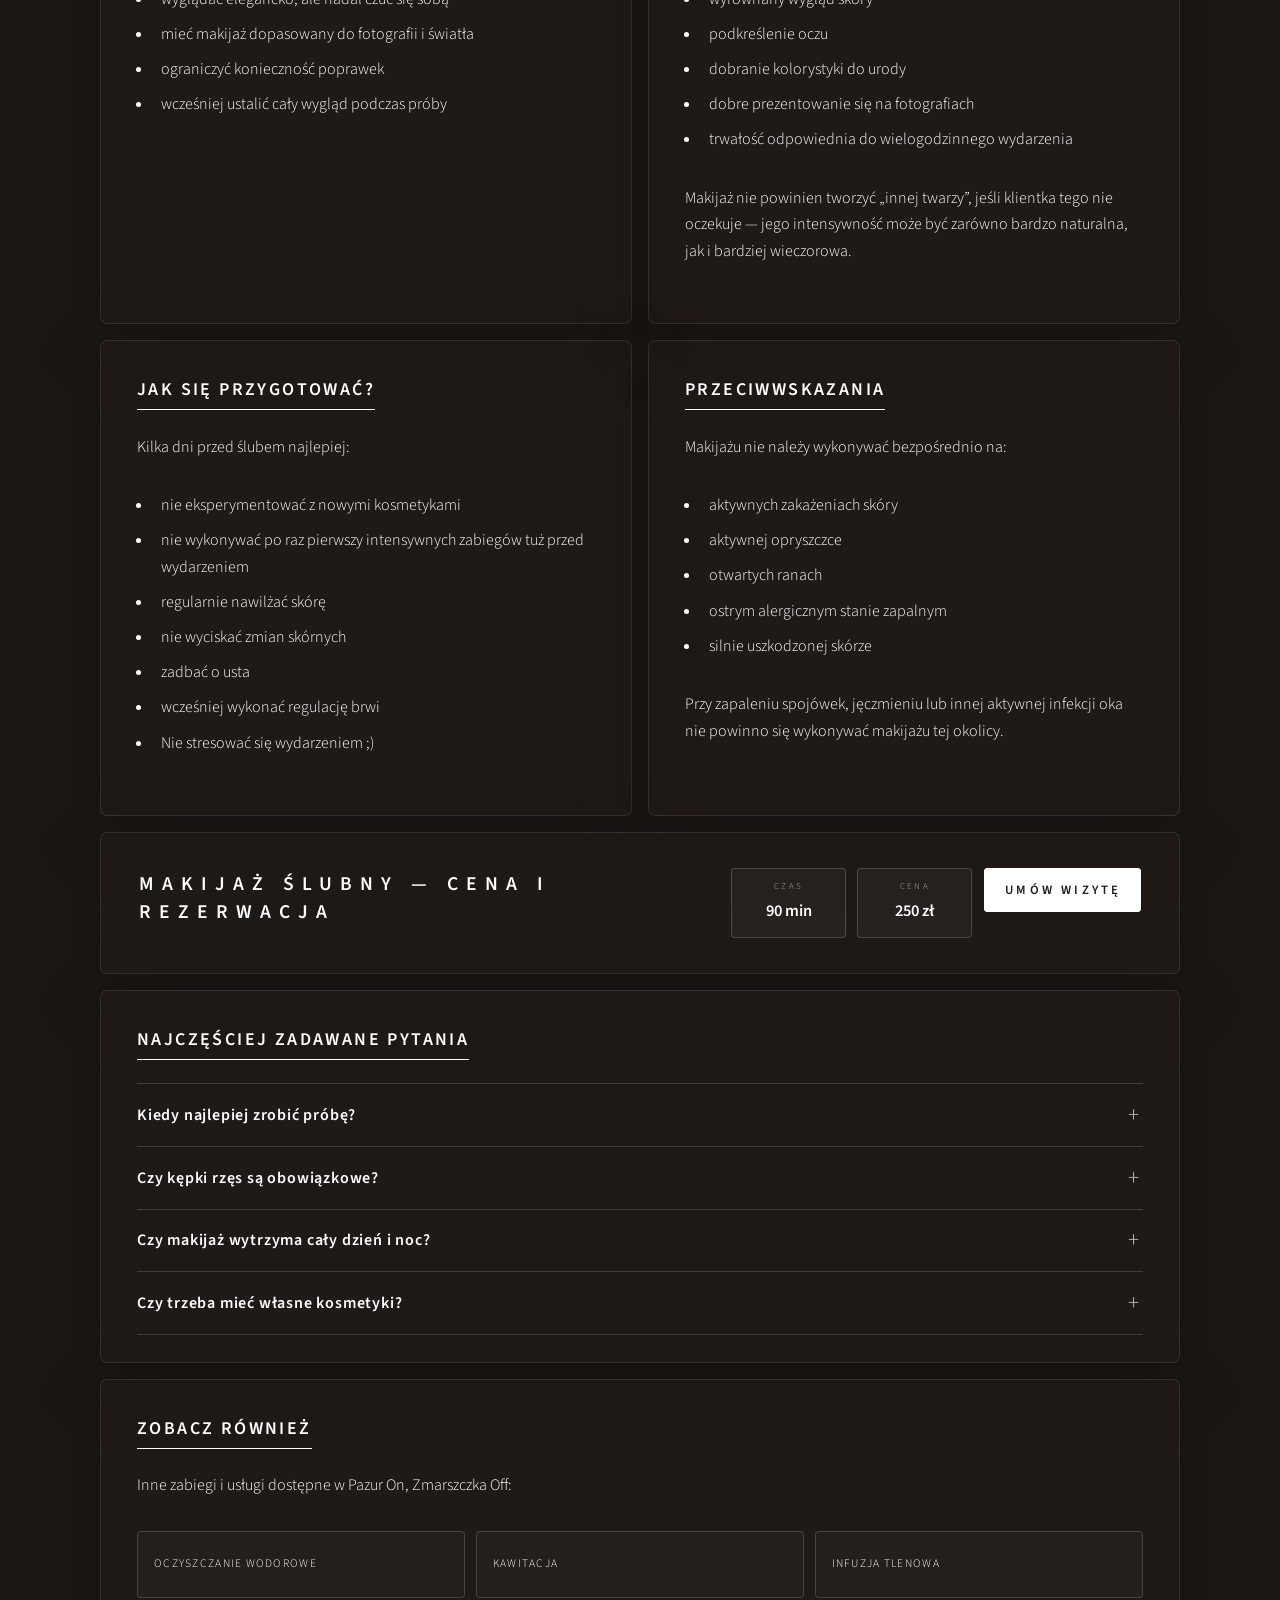
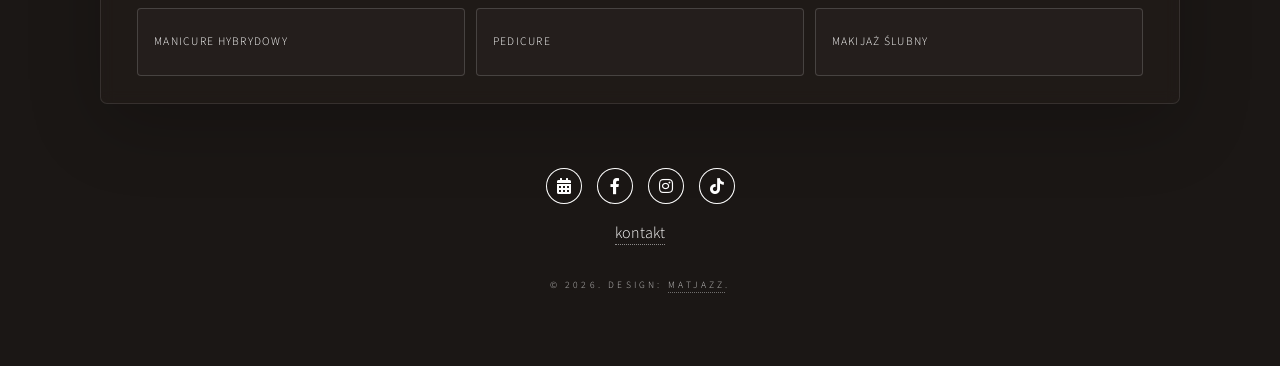
<file: makijaz-slubny-poznan.html>
<!DOCTYPE HTML>
<html lang="pl">
<head>
	<meta charset="utf-8" />
	<meta name="viewport" content="width=device-width, initial-scale=1, user-scalable=no" />




	<link rel="icon" type="image/png" sizes="32x32" href="../favicon-96x96.png" />
	<link rel="icon" type="image/png" sizes="16x16" href="../favicon.png" />
	<link rel="apple-touch-icon" sizes="180x180" href="../apple-touch-icon.png" />


    <title>Makijaż ślubny Poznań | Pazur On, Zmarszczka Off</title>

<meta name="description" content="Makijaż ślubny w Poznaniu. Trwały makijaż dopasowany do urody, stylizacji i charakteru ceremonii. Umów swój termin." />

<meta name="robots" content="index,follow,max-image-preview:large" />

<link rel="canonical" href="https://pazuron.pages.dev/makijaz-slubny-poznan.html" />


<meta property="og:type" content="website" />
<meta property="og:locale" content="pl_PL" />
<meta property="og:site_name" content="Pazur On, Zmarszczka Off" />
<meta property="og:url" content="https://pazuron.pages.dev/makijaz-slubny-poznan.html" />
<meta property="og:title" content="Makijaż ślubny w Poznaniu | Pazur On, Zmarszczka Off" />
<meta property="og:description" content="Makijaż ślubny w Poznaniu – trwały makijaż dopasowany do urody, stylizacji i charakteru ceremonii." />
<meta property="og:image" content="https://pazuron.pages.dev/images/makijaz.JPG" />
<meta property="og:image:alt" content="Makijaż ślubny w Poznaniu — Pazur On, Zmarszczka Off" />


<meta name="twitter:card" content="summary_large_image" />
<meta name="twitter:title" content="Makijaż ślubny w Poznaniu" />
<meta name="twitter:description" content="Makijaż ślubny w Poznaniu – trwały, elegancki i indywidualnie dopasowany do Ciebie." />
<meta name="twitter:image" content="https://pazuron.pages.dev/images/makijaz.JPG" />


<script type="application/ld+json">
{
  "@context": "https://schema.org",
  "@graph": [
    {
      "@type": "BeautySalon",
      "@id": "https://pazuron.pages.dev/#salon",
      "name": "Pazur On, Zmarszczka Off",
      "url": "https://pazuron.pages.dev/",
      "email": "pazuronzmarszczkaoff@gmail.com",
      "address": {
        "@type": "PostalAddress",
        "streetAddress": "ul. Dąbrowskiego 181",
        "postalCode": "60-594",
        "addressLocality": "Poznań",
        "addressCountry": "PL"
      },
      "geo": {
        "@type": "GeoCoordinates",
        "latitude": 52.42191509824495,
        "longitude": 16.87125312855821
      }
    },
    {
      "@type": "Service",
      "@id": "https://pazuron.pages.dev/makijaz-slubny-poznan.html#service",
      "name": "Makijaż ślubny",
      "description": "Makijaż ślubny w Poznaniu – trwały makijaż dopasowany do urody, stylizacji i charakteru ceremonii.",
      "url": "https://pazuron.pages.dev/makijaz-slubny-poznan.html",
      "areaServed": {
        "@type": "City",
        "name": "Poznań"
      },
      "provider": {
        "@id": "https://pazuron.pages.dev/#salon"
      }
    },
    {
      "@type": "BreadcrumbList",
      "itemListElement": [
        {
          "@type": "ListItem",
          "position": 1,
          "name": "Strona główna",
          "item": "https://pazuron.pages.dev/"
        },
        {
          "@type": "ListItem",
          "position": 2,
          "name": "Menu rytuałów",
          "item": "https://pazuron.pages.dev/#about"
        },
        {
          "@type": "ListItem",
          "position": 3,
          "name": "Makijaż ślubny",
          "item": "https://pazuron.pages.dev/makijaz-slubny-poznan.html"
        }
      ]
    }
  ]
}
</script>



	<link rel="stylesheet" href="../assets/css/main.css" />
	<noscript><link rel="stylesheet" href="../assets/css/noscript.css" /></noscript>

	<style>


		html {
			scroll-behavior: smooth;
			background: #1b1715;
		}

		body.service-page {
			overflow-x: hidden !important;
			overflow-y: auto !important;
			min-height: 100vh;
			background: transparent;
		}

		body.service-page:before {
			display: none !important;
		}


		#bg {
			position: fixed;
			inset: 0;
			z-index: -3;
			width: 100%;
			height: 100%;
			background:
				linear-gradient(rgba(19,16,14,0.32), rgba(19,16,14,0.52)),
				url("../images/bg.jpg") center center / cover no-repeat;
			transform: scale(1.08);
		}

		#bg:after {
			content: "";
			position: absolute;
			inset: 0;
			background-image: url("../images/overlay.png");
			background-repeat: repeat;
			opacity: 0.23;
			pointer-events: none;
		}


		#cursor-glow, #cursor-dot { display: none; }

		@media (pointer: fine) {
			#cursor-glow {
				display: block;
				position: fixed;
				width: 380px;
				height: 380px;
				border-radius: 50%;
				background: radial-gradient(circle, rgba(210,165,120,0.14) 0%, transparent 68%);
				pointer-events: none;
				transform: translate(-50%,-50%);
				z-index: 9999;
				mix-blend-mode: screen;
				will-change: left, top;
			}

			#cursor-dot {
				display: block;
				position: fixed;
				width: 9px;
				height: 9px;
				border-radius: 50%;
				background: rgba(220,185,150,0.9);
				pointer-events: none;
				transform: translate(-50%,-50%);
				z-index: 10000;
				transition:
					transform 0.12s cubic-bezier(0.34,1.56,0.64,1),
					background 0.2s,
					width 0.2s,
					height 0.2s;
				box-shadow: 0 0 14px 4px rgba(220,185,150,0.45);
			}

			#cursor-dot.hover {
				width: 40px;
				height: 40px;
				background: rgba(255,200,140,0.18);
				border: 1px solid rgba(255,200,140,0.55);
				box-shadow: 0 0 20px 6px rgba(220,185,150,0.3);
			}
		}


		#gl-canvas {
			position: fixed;
			inset: 0;
			width: 100%;
			height: 100%;
			pointer-events: none;
			z-index: 0;
			opacity: 0.38;
		}

		#particles-canvas {
			position: fixed;
			inset: 0;
			width: 100%;
			height: 100%;
			pointer-events: none;
			z-index: 1;
			opacity: 0.5;
		}

		#splash-canvas {
			position: fixed;
			inset: 0;
			width: 100%;
			height: 100%;
			pointer-events: none;
			z-index: 9998;
		}

		.service-layout {
			position: relative;
			z-index: 3;
			width: min(1080px, calc(100% - 2rem));
			margin: 0 auto;
			padding: 1.25rem 0 4rem;
		}



		.service-topbar {
			display: flex;
			align-items: center;
			justify-content: space-between;
			gap: 1rem;
			padding: 0.8rem 0 1.4rem;
		}

		.brand-link {
			display: inline-flex;
			align-items: center;
			gap: 0.85rem;
			border: 0;
			text-decoration: none;
		}

		.brand-logo {
			width: 3.25rem;
			height: 3.25rem;
			border: 1px solid rgba(255,255,255,0.85);
			border-radius: 50%;
			display: inline-flex;
			align-items: center;
			justify-content: center;
			transition: transform 0.65s cubic-bezier(0.34,1.56,0.64,1);
			transform-style: preserve-3d;
		}

		.brand-link:hover .brand-logo {
			transform: rotate(180deg) scale(1.12);
		}

		.brand-text {
			font-size: 0.72rem;
			font-weight: 600;
			line-height: 1.25;
			letter-spacing: 0.17rem;
			text-transform: uppercase;
		}


		.top-nav-placeholder {
			flex: 0 1 33rem;
			min-width: 20rem;
			min-height: 2.65rem;
		}



		.breadcrumbs {
			margin: 0 0 1rem;
			font-size: 0.72rem;
			letter-spacing: 0.07rem;
			opacity: 0.82;
		}

		.breadcrumbs span {
			margin: 0 0.45rem;
			opacity: 0.55;
		}



		.glass-panel {
			background: rgba(43,36,32,0.3);
			border: 1px solid rgba(255,255,255,0.10);
			border-radius: 7px;
			box-shadow: 0 22px 75px rgba(0,0,0,0.2);
			backdrop-filter: blur(7px);
		}


		.service-hero {
			padding: 3.5rem 3.25rem 3rem;
			overflow: hidden;
			animation: articleReveal 0.62s cubic-bezier(0.23,1,0.32,1) both;
		}

		.eyebrow {
			margin: 0 0 0.8rem;
			font-size: 0.68rem;
			letter-spacing: 0.18rem;
			text-transform: uppercase;
			opacity: 0.72;
		}

		.service-hero h1 {
			margin-bottom: 0.9rem;
			font-size: clamp(2.1rem, 5vw, 3.8rem);
			line-height: 1.08;
			letter-spacing: 0.12rem;
			background: linear-gradient(
				90deg,
				#fff 0%,
				#fff 30%,
				rgba(255,225,175,1) 50%,
				#fff 70%,
				#fff 100%
			);
			background-size: 220% auto;
			-webkit-background-clip: text;
			-webkit-text-fill-color: transparent;
			background-clip: text;
			animation: shimmerText 5s linear infinite;
		}

		.service-lead {
			max-width: 800px;
			font-size: 1.08rem;
			line-height: 1.8;
			opacity: 0.94;
		}

		.hero-grid {
			display: grid;
			grid-template-columns: minmax(0,1.55fr) minmax(230px,0.75fr);
			gap: 1rem;
			margin-top: 2rem;
		}

		.hero-image {
			min-height: 370px;
			overflow: hidden;
			border-radius: 6px;
		}

		.hero-image img {
			display: block;
			width: 100%;
			height: 100%;
			min-height: 370px;
			object-fit: cover;
			transform: scale(1.05);
			transition: transform 0.5s ease;
		}

		.hero-image:hover img {
			transform: scale(1.085);
		}

		.quick-facts {
			display: grid;
			grid-template-columns: 1fr;
			gap: 0.75rem;
		}

		.fact {
			display: flex;
			flex-direction: column;
			justify-content: center;
			min-height: 105px;
			padding: 1rem 1.15rem;
			border: 1px solid rgba(255,255,255,0.18);
			border-radius: 6px;
			background: rgba(255,255,255,0.035);
			transition: transform 0.25s, box-shadow 0.25s;
		}

		.fact:hover {
			transform: translateY(-3px);
			box-shadow: 0 0 30px rgba(200,160,100,0.08);
		}

		.fact-label {
			font-size: 0.58rem;
			letter-spacing: 0.16rem;
			text-transform: uppercase;
			opacity: 0.6;
		}

		.fact-value {
			margin-top: 0.3rem;
			font-size: 1.08rem;
			font-weight: 600;
		}


		.info-grid {
			display: grid;
			grid-template-columns: 1fr 1fr;
			gap: 1rem;
			margin-top: 1rem;
		}

		.info-card {
			padding: 2.25rem 2.25rem 1.7rem;
			transition: transform 0.35s cubic-bezier(0.23,1,0.32,1), box-shadow 0.3s, border-color 0.3s;
		}

		.info-card:hover {
			transform: translateY(-3px);
			border-color: rgba(255,215,160,0.23);
			box-shadow: 0 24px 65px rgba(0,0,0,0.21), 0 0 35px rgba(200,160,100,0.055);
		}

		.info-card.full {
			grid-column: 1 / -1;
		}

		.info-card h2 {
			display: inline-block;
			margin-bottom: 1.45rem;
			padding-bottom: 0.45rem;
			border-bottom: 1px solid #fff;
			font-size: 1.12rem;
			letter-spacing: 0.15rem;
		}

		.info-card li {
			margin-bottom: 0.55rem;
		}


		.booking-panel {
			margin-top: 1rem;
			padding: 2.2rem 2.35rem;
			display: grid;
			grid-template-columns: minmax(0,1fr) auto;
			gap: 1.5rem;
			align-items: center;
		}

		.booking-panel h2 {
			margin-bottom: 0.55rem;
			font-size: 1.22rem;
		}

		.booking-panel p {
			margin-bottom: 0;
		}

		.booking-actions {
			display: flex;
			gap: 0.7rem;
			align-items: stretch;
			flex-wrap: wrap;
			justify-content: flex-end;
		}

		.price-chip {
			min-width: 115px;
			padding: 0.7rem 0.9rem;
			text-align: center;
			border: 1px solid rgba(255,255,255,0.18);
			border-radius: 4px;
			background: rgba(255,255,255,0.035);
		}

		.price-chip small {
			display: block;
			font-size: 0.56rem;
			letter-spacing: 0.14rem;
			text-transform: uppercase;
			opacity: 0.62;
		}

		.price-chip strong {
			display: block;
			margin-top: 0.2rem;
			font-size: 1.03rem;
		}


		.faq-item {
			border-top: 1px solid rgba(255,255,255,0.15);
		}

		.faq-item:last-child {
			border-bottom: 1px solid rgba(255,255,255,0.15);
		}

		.faq-item summary {
			position: relative;
			padding: 1.1rem 2.5rem 1.1rem 0;
			cursor: pointer;
			list-style: none;
			font-weight: 600;
			letter-spacing: 0.05rem;
		}

		.faq-item summary::-webkit-details-marker {
			display: none;
		}

		.faq-item summary::after {
			content: '+';
			position: absolute;
			right: 0.2rem;
			top: 50%;
			transform: translateY(-50%);
			font-size: 1.45rem;
			font-weight: 300;
			opacity: 0.72;
			transition: transform 0.25s;
		}

		.faq-item[open] summary::after {
			transform: translateY(-50%) rotate(45deg);
		}

		.faq-answer {
			padding: 0 2rem 0.15rem 0;
		}


		.related-grid {
			display: grid;
			grid-template-columns: repeat(3, 1fr);
			gap: 0.65rem;
			margin-top: 1rem;
		}

		.related-grid a {
			display: flex;
			align-items: center;
			min-height: 4.2rem;
			padding: 0.8rem 1rem;
			border: 1px solid rgba(255,255,255,0.16);
			border-radius: 4px;
			background: rgba(255,255,255,0.025);
			font-size: 0.72rem;
			line-height: 1.4;
			letter-spacing: 0.08rem;
			text-transform: uppercase;
			transition: transform 0.25s, background 0.2s, border-color 0.2s;
		}

		.related-grid a:hover {
			transform: translateY(-2px);
			background: rgba(255,255,255,0.07);
			border-color: rgba(255,215,160,0.34);
		}


		.service-footer {
			position: relative;
			z-index: 3;
			padding: 2rem 0 0.5rem;
			text-align: center;
		}

		.service-footer .icons {
			margin-bottom: 1rem;
		}

		.service-footer .icons li a {
			transition: transform 0.28s cubic-bezier(0.34,1.56,0.64,1), color 0.25s;
		}

		.service-footer .icons li a:hover {
			transform: translateY(-6px) scale(1.2);
		}


		.reveal {
			opacity: 0;
			transform: translateY(28px);
			transition: opacity 0.55s ease, transform 0.55s cubic-bezier(0.23,1,0.32,1);
		}

		.reveal.visible {
			opacity: 1;
			transform: translateY(0);
		}

		@keyframes shimmerText {
			from { background-position: 220% center; }
			to { background-position: -220% center; }
		}

		@keyframes articleReveal {
			from {
				opacity: 0;
				transform: translateY(32px) scale(0.97);
				filter: blur(5px);
			}
			to {
				opacity: 1;
				transform: translateY(0) scale(1);
				filter: blur(0);
			}
		}

		@media screen and (max-width: 900px) {
			.hero-grid {
				grid-template-columns: 1fr;
			}

			.quick-facts {
				grid-template-columns: repeat(3, 1fr);
			}

			.booking-panel {
				grid-template-columns: 1fr;
			}

			.booking-actions {
				justify-content: flex-start;
			}

			.related-grid {
				grid-template-columns: repeat(2, 1fr);
			}
		}




		
	@media screen and (max-width: 736px) {
    .service-layout {
        width: min(100% - 1.1rem, 1080px);
    }

    .service-topbar {
        flex-direction: column;
        align-items: flex-start;
        gap: 0;
        padding-bottom: 0.7rem;
    }

    .top-nav-placeholder {
        display: none;
    }

    .service-hero {
        padding: 2.35rem 1.45rem 1.6rem;
    }

    .service-hero h1 {
        font-size: clamp(1.85rem, 9vw, 2.8rem);
        letter-spacing: 0.08rem;
    }

    .hero-image,
    .hero-image img {
        min-height: 260px;
    }

    .quick-facts {
        grid-template-columns: 1fr;
    }

    .info-grid {
        grid-template-columns: 1fr;
    }

    .info-card,
    .booking-panel {
        padding: 1.65rem 1.4rem 1.2rem;
    }

    .info-card.full {
        grid-column: auto;
    }

    .related-grid {
        grid-template-columns: 1fr;
    }
}
				





		
		@media (prefers-reduced-motion: reduce) {
			html { scroll-behavior: auto; }

			*,
			*::before,
			*::after {
				animation-duration: 0.01ms !important;
				animation-iteration-count: 1 !important;
				transition-duration: 0.01ms !important;
			}

			.reveal {
				opacity: 1;
				transform: none;
			}
		}
	</style>
</head>

<body class="service-page">

	<div id="bg" aria-hidden="true"></div>
	<div id="cursor-glow" aria-hidden="true"></div>
	<div id="cursor-dot" aria-hidden="true"></div>
	<canvas id="gl-canvas" aria-hidden="true"></canvas>
	<canvas id="particles-canvas" aria-hidden="true"></canvas>
	<canvas id="splash-canvas" aria-hidden="true"></canvas>

	<div class="service-layout">


		<header class="service-topbar">
			<a class="brand-link" href="../" aria-label="Pazur On, Zmarszczka Off — strona główna">
				<span class="brand-logo" id="logo-tilt">
					<span class="icon solid fa-yin-yang" aria-hidden="true"></span>
				</span>
				<span class="brand-text">Pazur On,<br />Zmarszczka Off</span>
			</a>

			<div class="top-nav-placeholder" aria-hidden="true"></div>
		</header>

		<nav class="breadcrumbs" aria-label="Nawigacja okruszkowa">
			<a href="../">Strona główna</a>
			<span aria-hidden="true">›</span>
			<a href="../#about">Menu rytuałów</a>
			<span aria-hidden="true">›</span>
			
		</nav>

		<main>


			<section class="glass-panel service-hero">
				<p class="eyebrow">Profesjonalny wizaż i makijaż okolicznościowy · Poznań</p>

				<h1>Makijaż ślubny</h1>

				

				<div class="hero-grid">

					<div class="hero-image">
						<img
							src="../images/makijaz.JPG"
							alt="Pazur On, Zmarszczka Off — Makijaż w Poznaniu"
							width="1200"
							height="800"
							decoding="async"
						/>
					</div>

					<div class="quick-facts" aria-label="Najważniejsze informacje">
						<div class="fact">
							<span class="fact-label">Czas</span>
							<span class="fact-value" data-usluga-czas></span>
						</div>

						<div class="fact">
							<span class="fact-label">Cena</span>
							<span class="fact-value" data-usluga-cena></span>
						</div>

						
					</div>
				</div>
			</section>


			<div class="info-grid">

				<section class="glass-panel info-card reveal">
					<h2>Na czym polega makijaż ślubny?</h2>
<p>Makijaż ślubny to profesjonalny makijaż przygotowany z myślą o wielogodzinnym dniu ślubu, zdjęciach, różnym oświetleniu oraz zachowaniu estetycznego wyglądu zarówno na żywo, jak i przed aparatem.</p>
<p>Makijaż dobierany jest do urody, sukni, fryzury, charakteru ceremonii oraz indywidualnych preferencji.</p>


				</section>

				<section class="glass-panel info-card reveal">
					<h2>Jak wygląda zabieg?</h2>
					<p>Makijaż rozpoczyna się od przygotowania skóry. Następnie wykonywane są kolejne etapy:</p>

					<ul>
<li>wyrównanie kolorytu</li>
<li>korekta wybranych niedoskonałości</li>
<li>makijaż oka</li>
<li>modelowanie twarzy</li>
<li>makijaż brwi</li>
<li>aplikacja różu i rozświetlenia</li>
<li>makijaż ust</li>
<li>utrwalenie całości</li>						
					</ul>
					<p>W przypadku makijażu próbnego można wcześniej sprawdzić kolorystykę, intensywność i cały charakter makijażu.</p>


				</section>



				<section class="glass-panel info-card reveal">
					<h2>Dla kogo jest przeznaczony?</h2>
					<p>Dla każdej osoby, która chce w dniu ślubu:</p>
					<ul>


			<li>wyglądać elegancko, ale nadal czuć się sobą</li>
<li>mieć makijaż dopasowany do fotografii i światła</li>
<li>ograniczyć konieczność poprawek</li>
<li>wcześniej ustalić cały wygląd podczas próby</li>
					</ul>
				</section>

				<section class="glass-panel info-card reveal">
					<h2>Jakich efektów można się spodziewać?</h2>
					<p>Celem jest :</p>
					<ul>

						<li>wyrównany wygląd skóry</li>
<li>podkreślenie oczu</li>
<li>dobranie kolorystyki do urody</li>
<li>dobre prezentowanie się na fotografiach</li>
<li>trwałość odpowiednia do wielogodzinnego wydarzenia</li>
</ul>

<p>Makijaż nie powinien tworzyć „innej twarzy”, jeśli klientka tego nie oczekuje — jego intensywność może być zarówno bardzo naturalna, jak i bardziej wieczorowa.</p>

</section>


				<section class="glass-panel info-card reveal">
					<h2>Jak się przygotować?</h2>
				<p>Kilka dni przed ślubem najlepiej:</p>
					<ul>

					<li>nie eksperymentować z nowymi kosmetykami</li>
<li>nie wykonywać po raz pierwszy intensywnych zabiegów tuż przed wydarzeniem</li>
<li>regularnie nawilżać skórę</li>
<li>nie wyciskać zmian skórnych</li>
<li>zadbać o usta</li>
<li>wcześniej wykonać regulację brwi</li>
<li>Nie stresować się wydarzeniem ;)</li>
						

					</ul>

				</section>

				<section class="glass-panel info-card reveal">
					<h2>Przeciwwskazania</h2>
					<p>Makijażu nie należy wykonywać bezpośrednio na:</p>
					<ul>
<li>aktywnych zakażeniach skóry</li>
<li>aktywnej opryszczce</li>
<li>otwartych ranach</li>
<li>ostrym alergicznym stanie zapalnym</li>
					<li>silnie uszkodzonej skórze</li>
					</ul>

					<p>Przy zapaleniu spojówek, jęczmieniu lub innej aktywnej infekcji oka nie powinno się wykonywać makijażu tej okolicy.</p>



				</section>

			</div>


			<section class="glass-panel booking-panel reveal">
				<div>
					<h2>Makijaż ślubny — cena i rezerwacja</h2>
					
				</div>

				<div class="booking-actions">
					<div class="price-chip">
						<small>Czas</small>
						<strong data-usluga-czas></strong>
					</div>

					<div class="price-chip">
						<small>Cena</small>
						<strong data-usluga-cena></strong>
					</div>
<a class="button primary" href="../#contact">
						Umów wizytę
					</a>
				</div>
			</section>


			<section class="glass-panel info-card full reveal" style="margin-top:1rem;">
				<h2>Najczęściej zadawane pytania</h2>

				<details class="faq-item">
					<summary>Kiedy najlepiej zrobić próbę?</summary>
					<div class="faq-answer"><p>Na tyle wcześniej, aby pozostał czas na ewentualne zmiany koncepcji, ale już wtedy, gdy znane są podstawowe elementy stylizacji — suknia, fryzura i dodatki.
</p></div>
				</details>

				<details class="faq-item">
					<summary>Czy kępki rzęs są obowiązkowe?</summary>
					<div class="faq-answer"><p>Nie muszą być. Można dobrać bardzo subtelne kępki albo z nich zrezygnować, jeżeli efekt bez nich jest bardziej zgodny z oczekiwaniami.

					</p></div>
				</details>

				<details class="faq-item">
					<summary>Czy makijaż wytrzyma cały dzień i noc?</summary>
					<div class="faq-answer"><p>Profesjonalny makijaż jest przygotowywany z myślą o wielogodzinnym noszeniu, ale żadnego kosmetyku nie można zagwarantować jako całkowicie odpornego na pot, łzy, pocieranie skóry czy jedzenie. Warto mieć ze sobą produkt do ust i bibułki matujące.

					</p></div>
				</details>

				<details class="faq-item">
					<summary>Czy trzeba mieć własne kosmetyki?</summary>
					<div class="faq-answer"><p>Nie. Makijaż wykonywany jest kosmetykami salonu. Jeżeli masz potwierdzoną alergię albo własny produkt, który szczególnie dobrze tolerujesz, warto poinformować o tym przed wizytą.


					</p></div>
				</details>

				
			</section>


					<section class="glass-panel info-card full reveal" style="margin-top:1rem;">
				<h2>Zobacz również</h2>
				<p>Inne zabiegi i usługi dostępne w Pazur On, Zmarszczka Off:</p>

				<nav class="related-grid" aria-label="Pozostałe zabiegi i usługi">
					<a href="../oczyszczanie-wodorowe.html">Oczyszczanie wodorowe</a>
					<a href="../kawitacja-poznan.html">Kawitacja</a>
					<a href="../infuzja-tlenowa-poznan.html">Infuzja tlenowa</a>
					<a href="../manicure-hybrydowy-poznan.html">Manicure hybrydowy</a>
					<a href="../pedicure-poznan.html">Pedicure</a>
					<a href="../makijaz-slubny-poznan.html">Makijaż ślubny</a>

				</nav>
			</section>



		</main>


		<footer id="footer" class="service-footer">

			<ul class="icons">
				<li>
					<a href="https://booksy.com/pl-pl/355173_pazur-on-zmarszczka-off_salon-kosmetyczny_15608_poznan#ba_s=sh_1" class="icon solid fa-calendar-alt">
						<span class="label">Umów wizytę</span>
					</a>
				</li>
				<li>
					<a href="https://facebook.com/profile.php?id=61590422836386" class="icon brands fa-facebook-f" target="_blank" rel="noopener noreferrer">
						<span class="label">Facebook</span>
					</a>
				</li>
				<li>
					<a href="https://www.instagram.com/pazuron.zmarszczkaoff/" class="icon brands fa-instagram" target="_blank" rel="noopener noreferrer">
						<span class="label">Instagram</span>
					</a>
				</li>
				<li>
					<a href="https://tiktok.com/@zmarszczkaoff" class="icon brands fa-tiktok" target="_blank" rel="noopener noreferrer">
						<span class="label">Tik-Tok</span>
					</a>
				</li>
			</ul>

			<p>
				<a href="mailto:pazuronzmarszczkaoff@gmail.com">kontakt</a>
			</p>

			<p class="copyright">
				&copy; 2026. Design:
				<a href="mailto:mat.jazwiec@gmail.com">MatJazz</a>.
			</p>
		</footer>

	</div>


	
	<script src="../assets/js/uslugi.js"></script>
	<script>
	(function () {
		'use strict';

		if (
			typeof uslugi === 'undefined' ||
			!uslugi.makijaz
		) {
			console.error('Brak danych uslugi.makijaz w ../assets/js/uslugi.js');
			return;
		}

		const daneUslugi = uslugi.makijaz;

		document.querySelectorAll('[data-usluga-czas]').forEach(function (element) {
			element.textContent = daneUslugi.czas + ' min';
		});

		document.querySelectorAll('[data-usluga-cena]').forEach(function (element) {
			element.textContent = daneUslugi.cena + ' zł';
		});


		const schemaElement = document.getElementById('seo-structured-data');

		if (schemaElement) {
			try {
				const schema = JSON.parse(schemaElement.textContent);
				const service = schema['@graph'].find(function (item) {
					return item['@type'] === 'Service';
				});

				if (service && service.offers) {
					service.offers.price = String(daneUslugi.cena);
					schemaElement.textContent = JSON.stringify(schema, null, 2);
				}
			} catch (error) {
				console.error('Nie udało się zaktualizować ceny w Schema.org:', error);
			}
		}
	})();
	</script>



	<script>
	(function(){
		'use strict';

		var RM = window.matchMedia('(prefers-reduced-motion: reduce)').matches;
		var isMobile = window.matchMedia('(pointer: coarse)').matches;
		var W = window.innerWidth;
		var H = window.innerHeight;

		window.addEventListener('resize', function(){
			W = window.innerWidth;
			H = window.innerHeight;
		}, {passive:true});


		(function(){
			if (RM) return;

			var canvas = document.getElementById('gl-canvas');
			var gl = canvas.getContext('webgl') || canvas.getContext('experimental-webgl');

			if (!gl) {
				canvas.style.display = 'none';
				return;
			}

			var ux = 0.5, uy = 0.5;
			var sx = 0.5, sy = 0.5;

			var VS = 'attribute vec2 p; void main(){ gl_Position=vec4(p,0,1); }';
			var FS = [
				'precision mediump float;',
				'uniform float t;',
				'uniform vec2 u;',
				'uniform vec2 res;',
				'void main(){',
				'  vec2 uv = gl_FragCoord.xy / res;',
				'  float d = distance(uv, u);',
				'  float wave = sin(uv.x*6.0 + t*0.55 + uv.y*4.0)*0.5+0.5;',
				'  float wave2= sin(uv.y*5.0 - t*0.4 + uv.x*3.5)*0.5+0.5;',
				'  float glow = 0.18 / (d + 0.35);',
				'  vec3 col = mix(vec3(0.08,0.05,0.02), vec3(0.28,0.18,0.08), wave*wave2);',
				'  col += vec3(0.32,0.18,0.06) * glow * 0.55;',
				'  gl_FragColor = vec4(col, 1.0);',
				'}'
			].join('\n');

			function mkShader(type, src){
				var shader = gl.createShader(type);
				gl.shaderSource(shader, src);
				gl.compileShader(shader);
				return shader;
			}

			var program = gl.createProgram();
			gl.attachShader(program, mkShader(gl.VERTEX_SHADER, VS));
			gl.attachShader(program, mkShader(gl.FRAGMENT_SHADER, FS));
			gl.linkProgram(program);
			gl.useProgram(program);

			var buffer = gl.createBuffer();
			gl.bindBuffer(gl.ARRAY_BUFFER, buffer);
			gl.bufferData(
				gl.ARRAY_BUFFER,
				new Float32Array([-1,-1, 1,-1, -1,1, 1,1]),
				gl.STATIC_DRAW
			);

			var pLoc = gl.getAttribLocation(program, 'p');
			gl.enableVertexAttribArray(pLoc);
			gl.vertexAttribPointer(pLoc, 2, gl.FLOAT, false, 0, 0);

			var uT = gl.getUniformLocation(program, 't');
			var uU = gl.getUniformLocation(program, 'u');
			var uRes = gl.getUniformLocation(program, 'res');

			function resize(){
				canvas.width = window.innerWidth;
				canvas.height = window.innerHeight;
				gl.viewport(0, 0, canvas.width, canvas.height);
			}

			window.addEventListener('resize', resize, {passive:true});
			resize();

			var t0 = performance.now();

			function draw(ts){
				var t = (ts - t0) * 0.001;

				sx += (ux - sx) * 0.04;
				sy += (uy - sy) * 0.04;

				gl.uniform1f(uT, t);
				gl.uniform2f(uU, sx, 1.0 - sy);
				gl.uniform2f(uRes, canvas.width, canvas.height);
				gl.drawArrays(gl.TRIANGLE_STRIP, 0, 4);

				requestAnimationFrame(draw);
			}

			requestAnimationFrame(draw);

			document.addEventListener('mousemove', function(e){
				ux = e.clientX / W;
				uy = e.clientY / H;
			}, {passive:true});

			window.addEventListener('deviceorientation', function(e){
				if (e.beta === null) return;

				ux = Math.min(1, Math.max(0, (e.gamma + 45) / 90));
				uy = Math.min(1, Math.max(0, (e.beta - 10) / 70));
			}, {passive:true});
		})();


		(function(){
			if (RM) return;

			var canvas = document.getElementById('particles-canvas');
			var ctx = canvas.getContext('2d');
			var COUNT = isMobile ? 28 : 55;
			var rmx = W / 2;
			var rmy = H / 2;
			var particles = [];

			function resize(){
				canvas.width = W;
				canvas.height = H;
			}

			window.addEventListener('resize', resize, {passive:true});
			resize();

			function P(){
				this.reset(true);
			}

			P.prototype.reset = function(scatter){
				this.x = Math.random() * W;
				this.y = scatter ? Math.random() * H : H + 5;
				this.r = Math.random() * 1.7 + 0.4;
				this.vx = (Math.random() - 0.5) * 0.22;
				this.vy = -(Math.random() * 0.32 + 0.08);
				this.life = Math.random();
				this.decay = Math.random() * 0.011 + 0.003;
				this.phase = Math.random() * Math.PI * 2;
			};

			P.prototype.step = function(){
				this.x += this.vx + Math.sin(this.phase + Date.now() * 0.0005) * 0.15;
				this.y += this.vy;
				this.life -= this.decay;

				if (!isMobile) {
					var dx = this.x - rmx;
					var dy = this.y - rmy;
					var d = Math.sqrt(dx * dx + dy * dy);

					if (d < 90 && d > 0) {
						var f = (90 - d) / 90;
						this.x += (dx / d) * f * 1.1;
						this.y += (dy / d) * f * 1.1;
					}
				}

				if (this.life <= 0 || this.y < -8) {
					this.reset(false);
				}
			};

			for (var i = 0; i < COUNT; i++) {
				particles.push(new P());
			}

			if (!isMobile) {
				document.addEventListener('mousemove', function(e){
					rmx = e.clientX;
					rmy = e.clientY;
				}, {passive:true});
			}

			function draw(){
				ctx.clearRect(0, 0, W, H);

				for (var i = 0; i < particles.length; i++) {
					var p = particles[i];
					p.step();

					var a = Math.max(0, Math.min(1, p.life * 2.5));

					ctx.beginPath();
					ctx.arc(p.x, p.y, p.r, 0, Math.PI * 2);
					ctx.fillStyle = 'rgba(220,185,140,' + (a * 0.68) + ')';
					ctx.fill();
				}

				requestAnimationFrame(draw);
			}

			draw();
		})();


		(function(){
			if (RM) return;

			var canvas = document.getElementById('splash-canvas');
			var ctx = canvas.getContext('2d');
			var bursts = [];

			function resize(){
				canvas.width = W;
				canvas.height = H;
			}

			window.addEventListener('resize', resize, {passive:true});
			resize();

			function Burst(x, y){
				this.particles = [];

				for (var i = 0; i < 22; i++) {
					var angle = Math.random() * Math.PI * 2;
					var speed = Math.random() * 3.5 + 1;

					this.particles.push({
						x: x,
						y: y,
						vx: Math.cos(angle) * speed,
						vy: Math.sin(angle) * speed,
						r: Math.random() * 2.8 + 1,
						life: 1
					});
				}
			}

			Burst.prototype.step = function(){
				var alive = false;

				this.particles.forEach(function(p){
					p.x += p.vx;
					p.y += p.vy;
					p.vy += 0.06;
					p.vx *= 0.96;
					p.vy *= 0.96;
					p.life -= 0.032;

					if (p.life > 0) alive = true;
				});

				return alive;
			};

			Burst.prototype.draw = function(){
				this.particles.forEach(function(p){
					if (p.life <= 0) return;

					ctx.beginPath();
					ctx.arc(p.x, p.y, p.r * p.life, 0, Math.PI * 2);
					ctx.fillStyle = 'rgba(255,200,130,' + (p.life * 0.85) + ')';
					ctx.fill();
				});
			};

			document.addEventListener('touchstart', function(e){
				for (var i = 0; i < e.changedTouches.length; i++) {
					var t = e.changedTouches[i];
					bursts.push(new Burst(t.clientX, t.clientY));
				}
			}, {passive:true});

			document.addEventListener('click', function(e){
				if (isMobile) return;
				bursts.push(new Burst(e.clientX, e.clientY));
			});

			function draw(){
				ctx.clearRect(0, 0, W, H);

				bursts = bursts.filter(function(b){
					var alive = b.step();
					b.draw();
					return alive;
				});

				requestAnimationFrame(draw);
			}

			draw();
		})();


		(function(){
			if (RM || isMobile) return;

			var glow = document.getElementById('cursor-glow');
			var dot = document.getElementById('cursor-dot');
			var mx = -999, my = -999, gx = -999, gy = -999;

			document.addEventListener('mousemove', function(e){
				mx = e.clientX;
				my = e.clientY;
				dot.style.left = mx + 'px';
				dot.style.top = my + 'px';
			}, {passive:true});

			(function animGlow(){
				gx += (mx - gx) * 0.07;
				gy += (my - gy) * 0.07;
				glow.style.left = gx + 'px';
				glow.style.top = gy + 'px';
				requestAnimationFrame(animGlow);
			})();

			document.querySelectorAll('a, summary, button').forEach(function(el){
				el.addEventListener('mouseenter', function(){
					dot.classList.add('hover');
				});

				el.addEventListener('mouseleave', function(){
					dot.classList.remove('hover');
				});
			});
		})();


		(function(){
			if (RM) return;

			var logo = document.getElementById('logo-tilt');
			if (!logo) return;

			if (!isMobile) {
				document.addEventListener('mousemove', function(e){
					var r = logo.getBoundingClientRect();
					var dx = (e.clientX - (r.left + r.width / 2)) / W;
					var dy = (e.clientY - (r.top + r.height / 2)) / H;

					logo.style.transform =
						'perspective(280px) rotateY(' + (dx * 26) +
						'deg) rotateX(' + (-dy * 26) + 'deg) scale(1.1)';
				}, {passive:true});
			}

			window.addEventListener('deviceorientation', function(e){
				if (e.beta === null) return;

				var beta = Math.max(-25, Math.min(25, e.beta - 30));
				var gamma = Math.max(-25, Math.min(25, e.gamma));

				logo.style.transform =
					'perspective(280px) rotateX(' + (beta * 0.6) +
					'deg) rotateY(' + (gamma * 0.6) + 'deg) scale(1.08)';
			}, {passive:true});
		})();


		(function(){
			var elements = document.querySelectorAll('.reveal');

			if (RM || !('IntersectionObserver' in window)) {
				elements.forEach(function(el){
					el.classList.add('visible');
				});
				return;
			}

			var observer = new IntersectionObserver(function(entries){
				entries.forEach(function(entry){
					if (entry.isIntersecting) {
						entry.target.classList.add('visible');
						observer.unobserve(entry.target);
					}
				});
			}, {
				threshold: 0.08,
				rootMargin: '0px 0px -40px 0px'
			});

			elements.forEach(function(el, index){
				el.style.transitionDelay = Math.min(index * 0.04, 0.2) + 's';
				observer.observe(el);
			});
		})();

	})();
	</script>

</body>
</html>
</file>
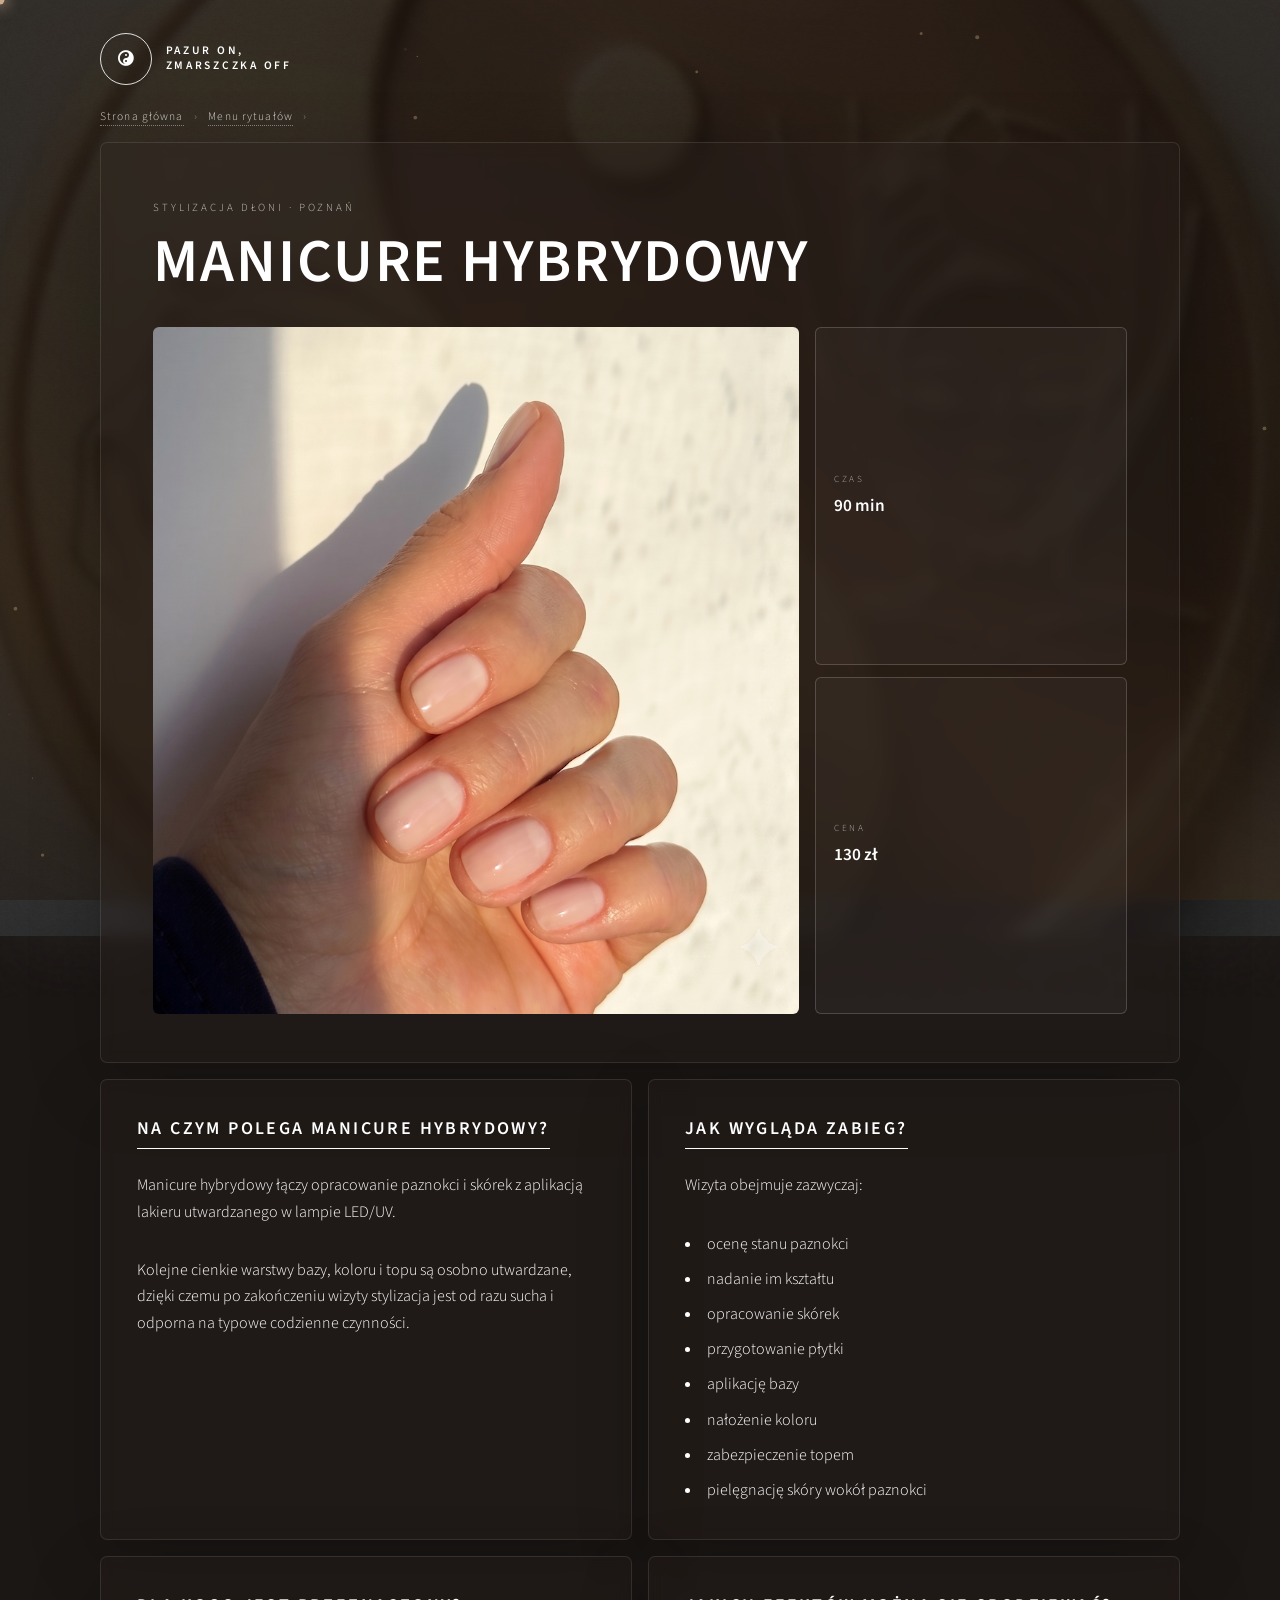
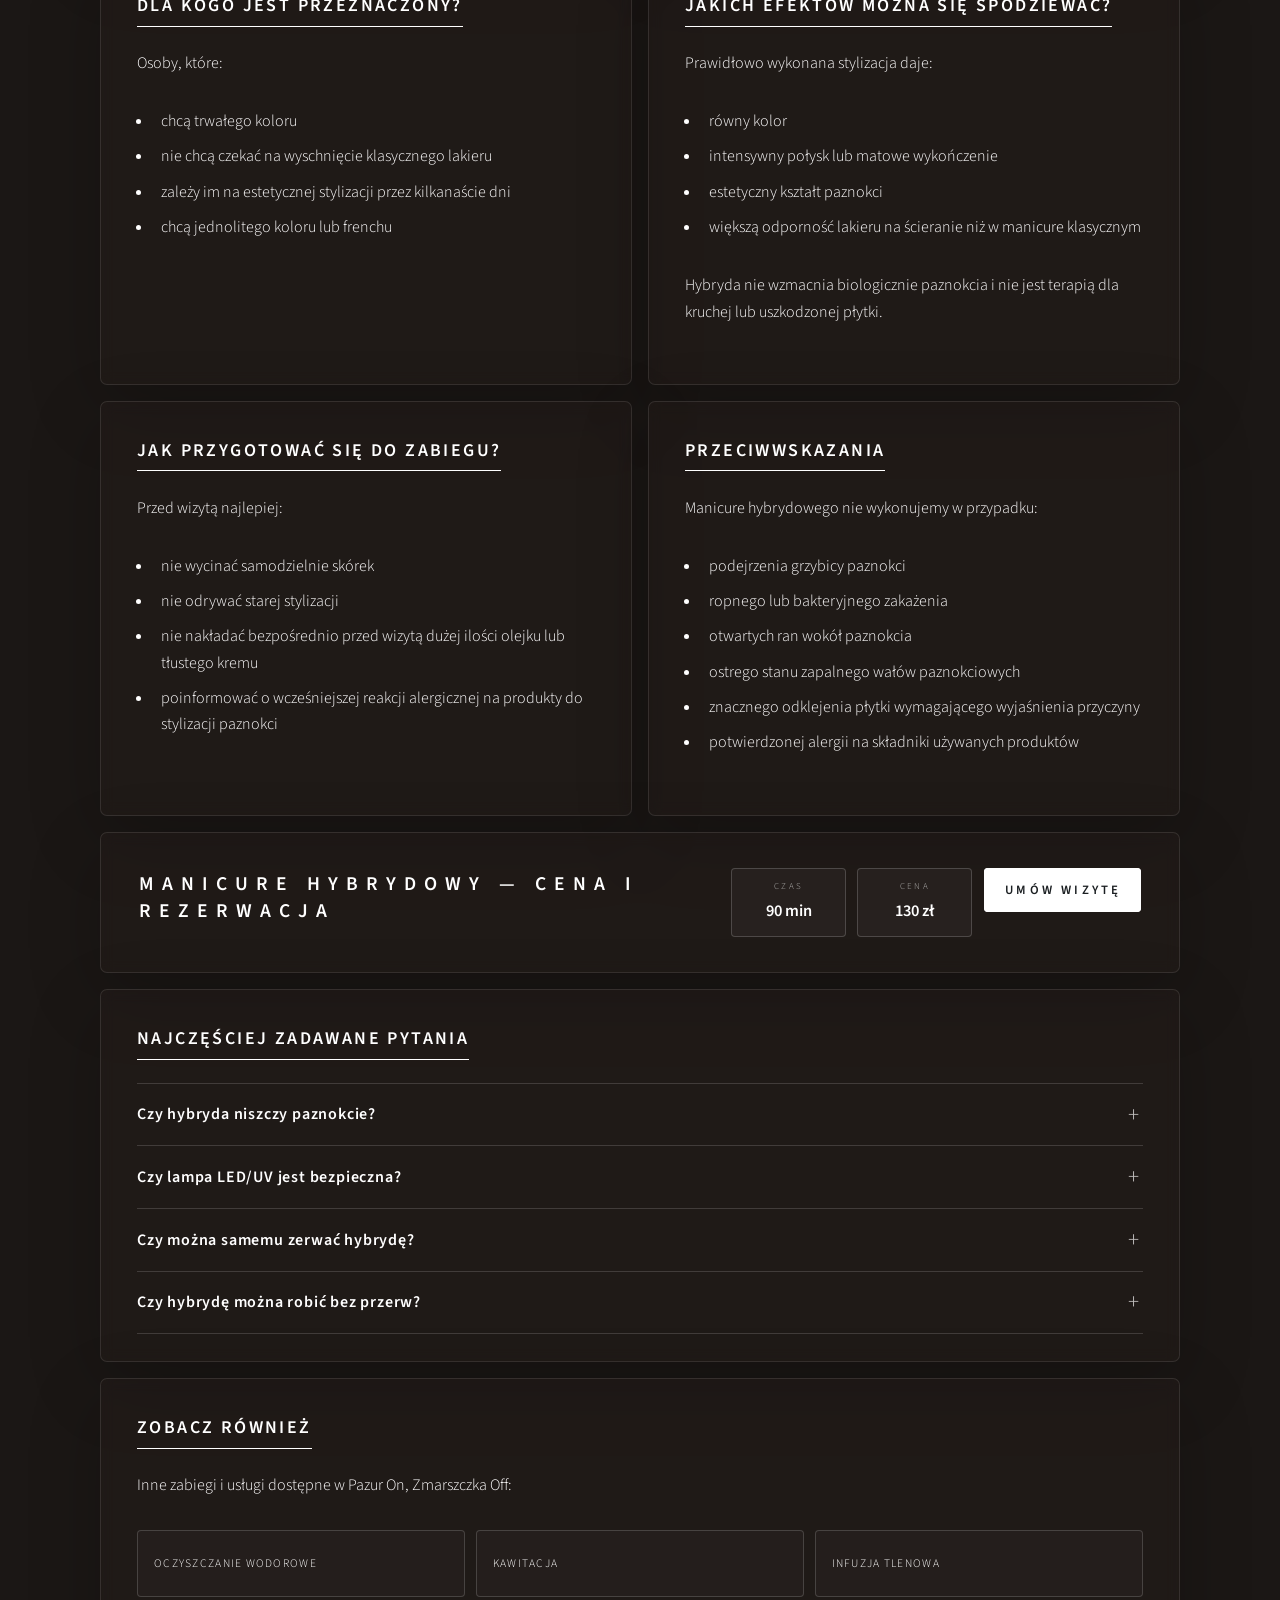
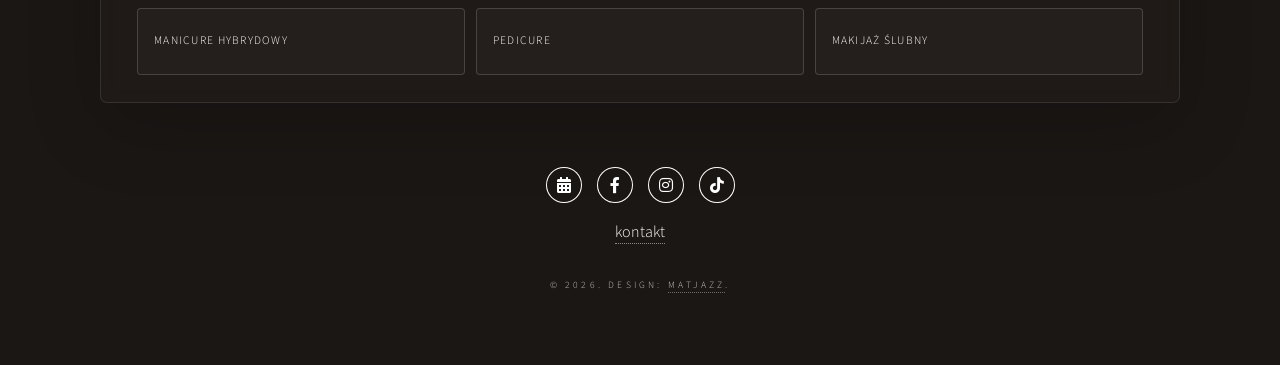
<file: manicure-hybrydowy-poznan.html>
<!DOCTYPE HTML>
<html lang="pl">
<head>
	<meta charset="utf-8" />
	<meta name="viewport" content="width=device-width, initial-scale=1, user-scalable=no" />




	<link rel="icon" type="image/png" sizes="32x32" href="../favicon-96x96.png" />
	<link rel="icon" type="image/png" sizes="16x16" href="../favicon.png" />
	<link rel="apple-touch-icon" sizes="180x180" href="../apple-touch-icon.png" />


       <title>Manicure hybrydowy Poznań | Pazur On, Zmarszczka Off</title>

<meta name="description" content="Manicure hybrydowy w Poznaniu. Staranne opracowanie paznokci i trwała stylizacja hybrydowa. Sprawdź ofertę i umów wizytę." />

<meta name="robots" content="index,follow,max-image-preview:large" />

<link rel="canonical" href="https://pazuron.pages.dev/manicure-hybrydowy-poznan.html" />


<meta property="og:type" content="website" />
<meta property="og:locale" content="pl_PL" />
<meta property="og:site_name" content="Pazur On, Zmarszczka Off" />
<meta property="og:url" content="https://pazuron.pages.dev/manicure-hybrydowy-poznan.html" />
<meta property="og:title" content="Manicure hybrydowy w Poznaniu | Pazur On, Zmarszczka Off" />
<meta property="og:description" content="Manicure hybrydowy w Poznaniu – staranne opracowanie paznokci i trwała stylizacja hybrydowa." />
<meta property="og:image" content="https://pazuron.pages.dev/images/manicure.png" />
<meta property="og:image:alt" content="Manicure hybrydowy w Poznaniu — Pazur On, Zmarszczka Off" />


<meta name="twitter:card" content="summary_large_image" />
<meta name="twitter:title" content="Manicure hybrydowy w Poznaniu" />
<meta name="twitter:description" content="Manicure hybrydowy w Poznaniu – zadbane paznokcie, trwały kolor i estetyczne wykończenie." />
<meta name="twitter:image" content="https://pazuron.pages.dev/images/manicure.png" />


<script type="application/ld+json">
{
  "@context": "https://schema.org",
  "@graph": [
    {
      "@type": "BeautySalon",
      "@id": "https://pazuron.pages.dev/#salon",
      "name": "Pazur On, Zmarszczka Off",
      "url": "https://pazuron.pages.dev/",
      "email": "pazuronzmarszczkaoff@gmail.com",
      "address": {
        "@type": "PostalAddress",
        "streetAddress": "ul. Dąbrowskiego 181",
        "postalCode": "60-594",
        "addressLocality": "Poznań",
        "addressCountry": "PL"
      },
      "geo": {
        "@type": "GeoCoordinates",
        "latitude": 52.42191509824495,
        "longitude": 16.87125312855821
      }
    },
    {
      "@type": "Service",
      "@id": "https://pazuron.pages.dev/manicure-hybrydowy-poznan.html#service",
      "name": "Manicure hybrydowy",
      "description": "Manicure hybrydowy w Poznaniu – opracowanie paznokci i trwała stylizacja lakierem hybrydowym.",
      "url": "https://pazuron.pages.dev/manicure-hybrydowy-poznan.html",
      "areaServed": {
        "@type": "City",
        "name": "Poznań"
      },
      "provider": {
        "@id": "https://pazuron.pages.dev/#salon"
      }
    },
    {
      "@type": "BreadcrumbList",
      "itemListElement": [
        {
          "@type": "ListItem",
          "position": 1,
          "name": "Strona główna",
          "item": "https://pazuron.pages.dev/"
        },
        {
          "@type": "ListItem",
          "position": 2,
          "name": "Menu rytuałów",
          "item": "https://pazuron.pages.dev/#about"
        },
        {
          "@type": "ListItem",
          "position": 3,
          "name": "Manicure hybrydowy",
          "item": "https://pazuron.pages.dev/manicure-hybrydowy-poznan.html"
        }
      ]
    }
  ]
}
</script>



	<link rel="stylesheet" href="../assets/css/main.css" />
	<noscript><link rel="stylesheet" href="../assets/css/noscript.css" /></noscript>

	<style>


		html {
			scroll-behavior: smooth;
			background: #1b1715;
		}

		body.service-page {
			overflow-x: hidden !important;
			overflow-y: auto !important;
			min-height: 100vh;
			background: transparent;
		}

		body.service-page:before {
			display: none !important;
		}


		#bg {
			position: fixed;
			inset: 0;
			z-index: -3;
			width: 100%;
			height: 100%;
			background:
				linear-gradient(rgba(19,16,14,0.32), rgba(19,16,14,0.52)),
				url("../images/bg.jpg") center center / cover no-repeat;
			transform: scale(1.08);
		}

		#bg:after {
			content: "";
			position: absolute;
			inset: 0;
			background-image: url("../images/overlay.png");
			background-repeat: repeat;
			opacity: 0.23;
			pointer-events: none;
		}


		#cursor-glow, #cursor-dot { display: none; }

		@media (pointer: fine) {
			#cursor-glow {
				display: block;
				position: fixed;
				width: 380px;
				height: 380px;
				border-radius: 50%;
				background: radial-gradient(circle, rgba(210,165,120,0.14) 0%, transparent 68%);
				pointer-events: none;
				transform: translate(-50%,-50%);
				z-index: 9999;
				mix-blend-mode: screen;
				will-change: left, top;
			}

			#cursor-dot {
				display: block;
				position: fixed;
				width: 9px;
				height: 9px;
				border-radius: 50%;
				background: rgba(220,185,150,0.9);
				pointer-events: none;
				transform: translate(-50%,-50%);
				z-index: 10000;
				transition:
					transform 0.12s cubic-bezier(0.34,1.56,0.64,1),
					background 0.2s,
					width 0.2s,
					height 0.2s;
				box-shadow: 0 0 14px 4px rgba(220,185,150,0.45);
			}

			#cursor-dot.hover {
				width: 40px;
				height: 40px;
				background: rgba(255,200,140,0.18);
				border: 1px solid rgba(255,200,140,0.55);
				box-shadow: 0 0 20px 6px rgba(220,185,150,0.3);
			}
		}


		#gl-canvas {
			position: fixed;
			inset: 0;
			width: 100%;
			height: 100%;
			pointer-events: none;
			z-index: 0;
			opacity: 0.38;
		}

		#particles-canvas {
			position: fixed;
			inset: 0;
			width: 100%;
			height: 100%;
			pointer-events: none;
			z-index: 1;
			opacity: 0.5;
		}

		#splash-canvas {
			position: fixed;
			inset: 0;
			width: 100%;
			height: 100%;
			pointer-events: none;
			z-index: 9998;
		}

		.service-layout {
			position: relative;
			z-index: 3;
			width: min(1080px, calc(100% - 2rem));
			margin: 0 auto;
			padding: 1.25rem 0 4rem;
		}


		.service-topbar {
			display: flex;
			align-items: center;
			justify-content: space-between;
			gap: 1rem;
			padding: 0.8rem 0 1.4rem;
		}

		.brand-link {
			display: inline-flex;
			align-items: center;
			gap: 0.85rem;
			border: 0;
			text-decoration: none;
		}

		.brand-logo {
			width: 3.25rem;
			height: 3.25rem;
			border: 1px solid rgba(255,255,255,0.85);
			border-radius: 50%;
			display: inline-flex;
			align-items: center;
			justify-content: center;
			transition: transform 0.65s cubic-bezier(0.34,1.56,0.64,1);
			transform-style: preserve-3d;
		}

		.brand-link:hover .brand-logo {
			transform: rotate(180deg) scale(1.12);
		}

		.brand-text {
			font-size: 0.72rem;
			font-weight: 600;
			line-height: 1.25;
			letter-spacing: 0.17rem;
			text-transform: uppercase;
		}


		.top-nav-placeholder {
			flex: 0 1 33rem;
			min-width: 20rem;
			min-height: 2.65rem;
		}




		.breadcrumbs {
			margin: 0 0 1rem;
			font-size: 0.72rem;
			letter-spacing: 0.07rem;
			opacity: 0.82;
		}

		.breadcrumbs span {
			margin: 0 0.45rem;
			opacity: 0.55;
		}



		.glass-panel {
			background: rgba(43,36,32,0.3);
			border: 1px solid rgba(255,255,255,0.10);
			border-radius: 7px;
			box-shadow: 0 22px 75px rgba(0,0,0,0.2);
			backdrop-filter: blur(7px);
		}


		.service-hero {
			padding: 3.5rem 3.25rem 3rem;
			overflow: hidden;
			animation: articleReveal 0.62s cubic-bezier(0.23,1,0.32,1) both;
		}

		.eyebrow {
			margin: 0 0 0.8rem;
			font-size: 0.68rem;
			letter-spacing: 0.18rem;
			text-transform: uppercase;
			opacity: 0.72;
		}

		.service-hero h1 {
			margin-bottom: 0.9rem;
			font-size: clamp(2.1rem, 5vw, 3.8rem);
			line-height: 1.08;
			letter-spacing: 0.12rem;
			background: linear-gradient(
				90deg,
				#fff 0%,
				#fff 30%,
				rgba(255,225,175,1) 50%,
				#fff 70%,
				#fff 100%
			);
			background-size: 220% auto;
			-webkit-background-clip: text;
			-webkit-text-fill-color: transparent;
			background-clip: text;
			animation: shimmerText 5s linear infinite;
		}

		.service-lead {
			max-width: 800px;
			font-size: 1.08rem;
			line-height: 1.8;
			opacity: 0.94;
		}

		.hero-grid {
			display: grid;
			grid-template-columns: minmax(0,1.55fr) minmax(230px,0.75fr);
			gap: 1rem;
			margin-top: 2rem;
		}

		.hero-image {
			min-height: 370px;
			overflow: hidden;
			border-radius: 6px;
		}

		.hero-image img {
			display: block;
			width: 100%;
			height: 100%;
			min-height: 370px;
			object-fit: cover;
			transform: scale(1.05);
			transition: transform 0.5s ease;
		}

		.hero-image:hover img {
			transform: scale(1.085);
		}

		.quick-facts {
			display: grid;
			grid-template-columns: 1fr;
			gap: 0.75rem;
		}

		.fact {
			display: flex;
			flex-direction: column;
			justify-content: center;
			min-height: 105px;
			padding: 1rem 1.15rem;
			border: 1px solid rgba(255,255,255,0.18);
			border-radius: 6px;
			background: rgba(255,255,255,0.035);
			transition: transform 0.25s, box-shadow 0.25s;
		}

		.fact:hover {
			transform: translateY(-3px);
			box-shadow: 0 0 30px rgba(200,160,100,0.08);
		}

		.fact-label {
			font-size: 0.58rem;
			letter-spacing: 0.16rem;
			text-transform: uppercase;
			opacity: 0.6;
		}

		.fact-value {
			margin-top: 0.3rem;
			font-size: 1.08rem;
			font-weight: 600;
		}


		.info-grid {
			display: grid;
			grid-template-columns: 1fr 1fr;
			gap: 1rem;
			margin-top: 1rem;
		}

		.info-card {
			padding: 2.25rem 2.25rem 1.7rem;
			transition: transform 0.35s cubic-bezier(0.23,1,0.32,1), box-shadow 0.3s, border-color 0.3s;
		}

		.info-card:hover {
			transform: translateY(-3px);
			border-color: rgba(255,215,160,0.23);
			box-shadow: 0 24px 65px rgba(0,0,0,0.21), 0 0 35px rgba(200,160,100,0.055);
		}

		.info-card.full {
			grid-column: 1 / -1;
		}

		.info-card h2 {
			display: inline-block;
			margin-bottom: 1.45rem;
			padding-bottom: 0.45rem;
			border-bottom: 1px solid #fff;
			font-size: 1.12rem;
			letter-spacing: 0.15rem;
		}

		.info-card li {
			margin-bottom: 0.55rem;
		}


		.booking-panel {
			margin-top: 1rem;
			padding: 2.2rem 2.35rem;
			display: grid;
			grid-template-columns: minmax(0,1fr) auto;
			gap: 1.5rem;
			align-items: center;
		}

		.booking-panel h2 {
			margin-bottom: 0.55rem;
			font-size: 1.22rem;
		}

		.booking-panel p {
			margin-bottom: 0;
		}

		.booking-actions {
			display: flex;
			gap: 0.7rem;
			align-items: stretch;
			flex-wrap: wrap;
			justify-content: flex-end;
		}

		.price-chip {
			min-width: 115px;
			padding: 0.7rem 0.9rem;
			text-align: center;
			border: 1px solid rgba(255,255,255,0.18);
			border-radius: 4px;
			background: rgba(255,255,255,0.035);
		}

		.price-chip small {
			display: block;
			font-size: 0.56rem;
			letter-spacing: 0.14rem;
			text-transform: uppercase;
			opacity: 0.62;
		}

		.price-chip strong {
			display: block;
			margin-top: 0.2rem;
			font-size: 1.03rem;
		}


		.faq-item {
			border-top: 1px solid rgba(255,255,255,0.15);
		}

		.faq-item:last-child {
			border-bottom: 1px solid rgba(255,255,255,0.15);
		}

		.faq-item summary {
			position: relative;
			padding: 1.1rem 2.5rem 1.1rem 0;
			cursor: pointer;
			list-style: none;
			font-weight: 600;
			letter-spacing: 0.05rem;
		}

		.faq-item summary::-webkit-details-marker {
			display: none;
		}

		.faq-item summary::after {
			content: '+';
			position: absolute;
			right: 0.2rem;
			top: 50%;
			transform: translateY(-50%);
			font-size: 1.45rem;
			font-weight: 300;
			opacity: 0.72;
			transition: transform 0.25s;
		}

		.faq-item[open] summary::after {
			transform: translateY(-50%) rotate(45deg);
		}

		.faq-answer {
			padding: 0 2rem 0.15rem 0;
		}


		.related-grid {
			display: grid;
			grid-template-columns: repeat(3, 1fr);
			gap: 0.65rem;
			margin-top: 1rem;
		}

		.related-grid a {
			display: flex;
			align-items: center;
			min-height: 4.2rem;
			padding: 0.8rem 1rem;
			border: 1px solid rgba(255,255,255,0.16);
			border-radius: 4px;
			background: rgba(255,255,255,0.025);
			font-size: 0.72rem;
			line-height: 1.4;
			letter-spacing: 0.08rem;
			text-transform: uppercase;
			transition: transform 0.25s, background 0.2s, border-color 0.2s;
		}

		.related-grid a:hover {
			transform: translateY(-2px);
			background: rgba(255,255,255,0.07);
			border-color: rgba(255,215,160,0.34);
		}


		.service-footer {
			position: relative;
			z-index: 3;
			padding: 2rem 0 0.5rem;
			text-align: center;
		}

		.service-footer .icons {
			margin-bottom: 1rem;
		}

		.service-footer .icons li a {
			transition: transform 0.28s cubic-bezier(0.34,1.56,0.64,1), color 0.25s;
		}

		.service-footer .icons li a:hover {
			transform: translateY(-6px) scale(1.2);
		}


		.reveal {
			opacity: 0;
			transform: translateY(28px);
			transition: opacity 0.55s ease, transform 0.55s cubic-bezier(0.23,1,0.32,1);
		}

		.reveal.visible {
			opacity: 1;
			transform: translateY(0);
		}

		@keyframes shimmerText {
			from { background-position: 220% center; }
			to { background-position: -220% center; }
		}

		@keyframes articleReveal {
			from {
				opacity: 0;
				transform: translateY(32px) scale(0.97);
				filter: blur(5px);
			}
			to {
				opacity: 1;
				transform: translateY(0) scale(1);
				filter: blur(0);
			}
		}

		@media screen and (max-width: 900px) {
			.hero-grid {
				grid-template-columns: 1fr;
			}

			.quick-facts {
				grid-template-columns: repeat(3, 1fr);
			}

			.booking-panel {
				grid-template-columns: 1fr;
			}

			.booking-actions {
				justify-content: flex-start;
			}

			.related-grid {
				grid-template-columns: repeat(2, 1fr);
			}
		}





		
		@media screen and (max-width: 736px) {
    .service-layout {
        width: min(100% - 1.1rem, 1080px);
    }

    .service-topbar {
        flex-direction: column;
        align-items: flex-start;
        gap: 0;
        padding-bottom: 0.7rem;
    }

    .top-nav-placeholder {
        display: none;
    }

    .service-hero {
        padding: 2.35rem 1.45rem 1.6rem;
    }

    .service-hero h1 {
        font-size: clamp(1.85rem, 9vw, 2.8rem);
        letter-spacing: 0.08rem;
    }

    .hero-image,
    .hero-image img {
        min-height: 260px;
    }

    .quick-facts {
        grid-template-columns: 1fr;
    }

    .info-grid {
        grid-template-columns: 1fr;
    }

    .info-card,
    .booking-panel {
        padding: 1.65rem 1.4rem 1.2rem;
    }

    .info-card.full {
        grid-column: auto;
    }

    .related-grid {
        grid-template-columns: 1fr;
    }
}

			





		
		@media (prefers-reduced-motion: reduce) {
			html { scroll-behavior: auto; }

			*,
			*::before,
			*::after {
				animation-duration: 0.01ms !important;
				animation-iteration-count: 1 !important;
				transition-duration: 0.01ms !important;
			}

			.reveal {
				opacity: 1;
				transform: none;
			}
		}
	</style>
</head>

<body class="service-page">

	<div id="bg" aria-hidden="true"></div>
	<div id="cursor-glow" aria-hidden="true"></div>
	<div id="cursor-dot" aria-hidden="true"></div>
	<canvas id="gl-canvas" aria-hidden="true"></canvas>
	<canvas id="particles-canvas" aria-hidden="true"></canvas>
	<canvas id="splash-canvas" aria-hidden="true"></canvas>

	<div class="service-layout">




		<header class="service-topbar">
			<a class="brand-link" href="../" aria-label="Pazur On, Zmarszczka Off — strona główna">
				<span class="brand-logo" id="logo-tilt">
					<span class="icon solid fa-yin-yang" aria-hidden="true"></span>
				</span>
				<span class="brand-text">Pazur On,<br />Zmarszczka Off</span>
			</a>

			<div class="top-nav-placeholder" aria-hidden="true"></div>
		</header>

		<nav class="breadcrumbs" aria-label="Nawigacja okruszkowa">
			<a href="../">Strona główna</a>
			<span aria-hidden="true">›</span>
			<a href="../#about">Menu rytuałów</a>
			<span aria-hidden="true">›</span>
			
		</nav>

		<main>

		
			<section class="glass-panel service-hero">
				<p class="eyebrow">Stylizacja dłoni · Poznań</p>

				<h1>Manicure hybrydowy</h1>

				

				<div class="hero-grid">

					<div class="hero-image">
						<img
							src="../images/manicure.png"
							alt="Pazur On, Zmarszczka Off — Manicure hybrydowy w Poznaniu"
							width="1200"
							height="800"
							decoding="async"
						/>
					</div>

					<div class="quick-facts" aria-label="Najważniejsze informacje">
						<div class="fact">
							<span class="fact-label">Czas</span>
							<span class="fact-value" data-usluga-czas></span>
						</div>

						<div class="fact">
							<span class="fact-label">Cena</span>
							<span class="fact-value" data-usluga-cena></span>
						</div>

						
					</div>
				</div>
			</section>

	
			<div class="info-grid">

				<section class="glass-panel info-card reveal">
					<h2>Na czym polega manicure hybrydowy?</h2>
<p>Manicure hybrydowy łączy opracowanie paznokci i skórek z aplikacją lakieru utwardzanego w lampie LED/UV.</p>
<p>Kolejne cienkie warstwy bazy, koloru i topu są osobno utwardzane, dzięki czemu po zakończeniu wizyty stylizacja jest od razu sucha i odporna na typowe codzienne czynności.</p>

				</section>

				<section class="glass-panel info-card reveal">
					<h2>Jak wygląda zabieg?</h2>
					<p>Wizyta obejmuje zazwyczaj:</p>

<li>ocenę stanu paznokci</li>
<li>nadanie im kształtu</li>
<li>opracowanie skórek</li>
<li>przygotowanie płytki</li>
<li>aplikację bazy</li>
<li>nałożenie koloru</li>
<li>zabezpieczenie topem</li>
<li>pielęgnację skóry wokół paznokci</li>

						
					</ol>
				</section>



				<section class="glass-panel info-card reveal">
					<h2>Dla kogo jest przeznaczony?</h2>
					<p>Osoby, które:</p>
					<ul>


						<li>chcą trwałego koloru</li>
<li>nie chcą czekać na wyschnięcie klasycznego lakieru</li>
<li>zależy im na estetycznej stylizacji przez kilkanaście dni</li>
<li>chcą jednolitego koloru lub frenchu</li>

					</ul>
				</section>

				<section class="glass-panel info-card reveal">
					<h2>Jakich efektów można się spodziewać?</h2>
					<p>Prawidłowo wykonana stylizacja daje:</p>
					<ul>

						<li>równy kolor</li>
<li>intensywny połysk lub matowe wykończenie</li>
<li>estetyczny kształt paznokci</li>
<li>większą odporność lakieru na ścieranie niż w manicure klasycznym</li>
</ul>
<p>Hybryda nie wzmacnia biologicznie paznokcia i nie jest terapią dla kruchej lub uszkodzonej płytki.
</p>
				</section>

				<section class="glass-panel info-card reveal">
					<h2>Jak przygotować się do zabiegu?</h2>
				<p>Przed wizytą najlepiej:</p>


					<ul>
						
						<li>nie wycinać samodzielnie skórek</li>
<li>nie odrywać starej stylizacji</li>
<li>nie nakładać bezpośrednio przed wizytą dużej ilości olejku lub tłustego kremu</li>
<li>poinformować o wcześniejszej reakcji alergicznej na produkty do stylizacji paznokci</li>

					</ul>

				</section>

				<section class="glass-panel info-card reveal">
					<h2>Przeciwwskazania</h2>
					<p>Manicure hybrydowego nie wykonujemy w przypadku:</p>
					<ul>

						<li>podejrzenia grzybicy paznokci</li>
<li>ropnego lub bakteryjnego zakażenia</li>
<li>otwartych ran wokół paznokcia</li>
<li>ostrego stanu zapalnego wałów paznokciowych</li>
<li>znacznego odklejenia płytki wymagającego wyjaśnienia przyczyny</li>
<li>potwierdzonej alergii na składniki używanych produktów</li>


					</ul>
				</section>

			</div>


			<section class="glass-panel booking-panel reveal">
				<div>
					<h2>Manicure hybrydowy — cena i rezerwacja</h2>
					
				</div>

				<div class="booking-actions">
					<div class="price-chip">
						<small>Czas</small>
						<strong data-usluga-czas></strong>
					</div>

					<div class="price-chip">
						<small>Cena</small>
						<strong data-usluga-cena></strong>
					</div>
<a class="button primary" href="../#contact">
						Umów wizytę
					</a>
				</div>
			</section>


			<section class="glass-panel info-card full reveal" style="margin-top:1rem;">
				<h2>Najczęściej zadawane pytania</h2>

				<details class="faq-item">
					<summary>Czy hybryda niszczy paznokcie?</summary>
					<div class="faq-answer"><p>Najwięcej uszkodzeń powoduje zwykle nieprawidłowe zdejmowanie stylizacji, szczególnie jej zrywanie lub agresywne spiłowywanie.
					</p></div>
				</details>

				<details class="faq-item">
					<summary>Czy lampa LED/UV jest bezpieczna?</summary>
					<div class="faq-answer"><p>Lampy emitują promieniowanie UV. Ekspozycja podczas pojedynczej stylizacji jest krótka, ale można dodatkowo zabezpieczyć skórę dłoni SPF-em lub specjalnymi rękawiczkami.

					</p></div>
				</details>

				<details class="faq-item">
					<summary>Czy można samemu zerwać hybrydę?</summary>
					<div class="faq-answer"><p>Nie. Odrywanie produktu może zerwać również powierzchniowe warstwy naturalnej płytki.
					</p></div>
				</details>

				<details class="faq-item">
					<summary>Czy hybrydę można robić bez przerw?</summary>
					<div class="faq-answer"><p>Nie istnieje obowiązkowa zasada „odpoczynku paznokcia”, ponieważ płytka paznokciowa nie oddycha. Jeśli jednak pojawia się łamliwość, rozwarstwienie, ból lub reakcja skóry, kolejnej stylizacji nie należy zakrywać problemu.
					</p></div>
				</details>

				
			</section>


			<section class="glass-panel info-card full reveal" style="margin-top:1rem;">
				<h2>Zobacz również</h2>
				<p>Inne zabiegi i usługi dostępne w Pazur On, Zmarszczka Off:</p>

				<nav class="related-grid" aria-label="Pozostałe zabiegi i usługi">
					<a href="../oczyszczanie-wodorowe.html">Oczyszczanie wodorowe</a>
					<a href="../kawitacja-poznan.html">Kawitacja</a>
					<a href="../infuzja-tlenowa-poznan.html">Infuzja tlenowa</a>
					<a href="../manicure-hybrydowy-poznan.html">Manicure hybrydowy</a>
					<a href="../pedicure-poznan.html">Pedicure</a>
					<a href="../makijaz-slubny-poznan.html">Makijaż ślubny</a>

				</nav>
			</section>



		</main>


		<footer id="footer" class="service-footer">

			<ul class="icons">
				<li>
					<a href="https://booksy.com/pl-pl/355173_pazur-on-zmarszczka-off_salon-kosmetyczny_15608_poznan#ba_s=sh_1" class="icon solid fa-calendar-alt">
						<span class="label">Umów wizytę</span>
					</a>
				</li>
				<li>
					<a href="https://facebook.com/profile.php?id=61590422836386" class="icon brands fa-facebook-f" target="_blank" rel="noopener noreferrer">
						<span class="label">Facebook</span>
					</a>
				</li>
				<li>
					<a href="https://www.instagram.com/pazuron.zmarszczkaoff/" class="icon brands fa-instagram" target="_blank" rel="noopener noreferrer">
						<span class="label">Instagram</span>
					</a>
				</li>
				<li>
					<a href="https://tiktok.com/@zmarszczkaoff" class="icon brands fa-tiktok" target="_blank" rel="noopener noreferrer">
						<span class="label">Tik-Tok</span>
					</a>
				</li>
			</ul>

			<p>
				<a href="mailto:pazuronzmarszczkaoff@gmail.com">kontakt</a>
			</p>

			<p class="copyright">
				&copy; 2026. Design:
				<a href="mailto:mat.jazwiec@gmail.com">MatJazz</a>.
			</p>
		</footer>

	</div>


	
	<script src="../assets/js/uslugi.js"></script>
	<script>
	(function () {
		'use strict';

		if (
			typeof uslugi === 'undefined' ||
			!uslugi.manicureHybrydowy
		) {
			console.error('Brak danych uslugi.manicureHybrydowy w ../assets/js/uslugi.js');
			return;
		}

		const daneUslugi = uslugi.manicureHybrydowy;

		document.querySelectorAll('[data-usluga-czas]').forEach(function (element) {
			element.textContent = daneUslugi.czas + ' min';
		});

		document.querySelectorAll('[data-usluga-cena]').forEach(function (element) {
			element.textContent = daneUslugi.cena + ' zł';
		});


		const schemaElement = document.getElementById('seo-structured-data');

		if (schemaElement) {
			try {
				const schema = JSON.parse(schemaElement.textContent);
				const service = schema['@graph'].find(function (item) {
					return item['@type'] === 'Service';
				});

				if (service && service.offers) {
					service.offers.price = String(daneUslugi.cena);
					schemaElement.textContent = JSON.stringify(schema, null, 2);
				}
			} catch (error) {
				console.error('Nie udało się zaktualizować ceny w Schema.org:', error);
			}
		}
	})();
	</script>


	<script>
	(function(){
		'use strict';

		var RM = window.matchMedia('(prefers-reduced-motion: reduce)').matches;
		var isMobile = window.matchMedia('(pointer: coarse)').matches;
		var W = window.innerWidth;
		var H = window.innerHeight;

		window.addEventListener('resize', function(){
			W = window.innerWidth;
			H = window.innerHeight;
		}, {passive:true});


		(function(){
			if (RM) return;

			var canvas = document.getElementById('gl-canvas');
			var gl = canvas.getContext('webgl') || canvas.getContext('experimental-webgl');

			if (!gl) {
				canvas.style.display = 'none';
				return;
			}

			var ux = 0.5, uy = 0.5;
			var sx = 0.5, sy = 0.5;

			var VS = 'attribute vec2 p; void main(){ gl_Position=vec4(p,0,1); }';
			var FS = [
				'precision mediump float;',
				'uniform float t;',
				'uniform vec2 u;',
				'uniform vec2 res;',
				'void main(){',
				'  vec2 uv = gl_FragCoord.xy / res;',
				'  float d = distance(uv, u);',
				'  float wave = sin(uv.x*6.0 + t*0.55 + uv.y*4.0)*0.5+0.5;',
				'  float wave2= sin(uv.y*5.0 - t*0.4 + uv.x*3.5)*0.5+0.5;',
				'  float glow = 0.18 / (d + 0.35);',
				'  vec3 col = mix(vec3(0.08,0.05,0.02), vec3(0.28,0.18,0.08), wave*wave2);',
				'  col += vec3(0.32,0.18,0.06) * glow * 0.55;',
				'  gl_FragColor = vec4(col, 1.0);',
				'}'
			].join('\n');

			function mkShader(type, src){
				var shader = gl.createShader(type);
				gl.shaderSource(shader, src);
				gl.compileShader(shader);
				return shader;
			}

			var program = gl.createProgram();
			gl.attachShader(program, mkShader(gl.VERTEX_SHADER, VS));
			gl.attachShader(program, mkShader(gl.FRAGMENT_SHADER, FS));
			gl.linkProgram(program);
			gl.useProgram(program);

			var buffer = gl.createBuffer();
			gl.bindBuffer(gl.ARRAY_BUFFER, buffer);
			gl.bufferData(
				gl.ARRAY_BUFFER,
				new Float32Array([-1,-1, 1,-1, -1,1, 1,1]),
				gl.STATIC_DRAW
			);

			var pLoc = gl.getAttribLocation(program, 'p');
			gl.enableVertexAttribArray(pLoc);
			gl.vertexAttribPointer(pLoc, 2, gl.FLOAT, false, 0, 0);

			var uT = gl.getUniformLocation(program, 't');
			var uU = gl.getUniformLocation(program, 'u');
			var uRes = gl.getUniformLocation(program, 'res');

			function resize(){
				canvas.width = window.innerWidth;
				canvas.height = window.innerHeight;
				gl.viewport(0, 0, canvas.width, canvas.height);
			}

			window.addEventListener('resize', resize, {passive:true});
			resize();

			var t0 = performance.now();

			function draw(ts){
				var t = (ts - t0) * 0.001;

				sx += (ux - sx) * 0.04;
				sy += (uy - sy) * 0.04;

				gl.uniform1f(uT, t);
				gl.uniform2f(uU, sx, 1.0 - sy);
				gl.uniform2f(uRes, canvas.width, canvas.height);
				gl.drawArrays(gl.TRIANGLE_STRIP, 0, 4);

				requestAnimationFrame(draw);
			}

			requestAnimationFrame(draw);

			document.addEventListener('mousemove', function(e){
				ux = e.clientX / W;
				uy = e.clientY / H;
			}, {passive:true});

			window.addEventListener('deviceorientation', function(e){
				if (e.beta === null) return;

				ux = Math.min(1, Math.max(0, (e.gamma + 45) / 90));
				uy = Math.min(1, Math.max(0, (e.beta - 10) / 70));
			}, {passive:true});
		})();


		(function(){
			if (RM) return;

			var canvas = document.getElementById('particles-canvas');
			var ctx = canvas.getContext('2d');
			var COUNT = isMobile ? 28 : 55;
			var rmx = W / 2;
			var rmy = H / 2;
			var particles = [];

			function resize(){
				canvas.width = W;
				canvas.height = H;
			}

			window.addEventListener('resize', resize, {passive:true});
			resize();

			function P(){
				this.reset(true);
			}

			P.prototype.reset = function(scatter){
				this.x = Math.random() * W;
				this.y = scatter ? Math.random() * H : H + 5;
				this.r = Math.random() * 1.7 + 0.4;
				this.vx = (Math.random() - 0.5) * 0.22;
				this.vy = -(Math.random() * 0.32 + 0.08);
				this.life = Math.random();
				this.decay = Math.random() * 0.011 + 0.003;
				this.phase = Math.random() * Math.PI * 2;
			};

			P.prototype.step = function(){
				this.x += this.vx + Math.sin(this.phase + Date.now() * 0.0005) * 0.15;
				this.y += this.vy;
				this.life -= this.decay;

				if (!isMobile) {
					var dx = this.x - rmx;
					var dy = this.y - rmy;
					var d = Math.sqrt(dx * dx + dy * dy);

					if (d < 90 && d > 0) {
						var f = (90 - d) / 90;
						this.x += (dx / d) * f * 1.1;
						this.y += (dy / d) * f * 1.1;
					}
				}

				if (this.life <= 0 || this.y < -8) {
					this.reset(false);
				}
			};

			for (var i = 0; i < COUNT; i++) {
				particles.push(new P());
			}

			if (!isMobile) {
				document.addEventListener('mousemove', function(e){
					rmx = e.clientX;
					rmy = e.clientY;
				}, {passive:true});
			}

			function draw(){
				ctx.clearRect(0, 0, W, H);

				for (var i = 0; i < particles.length; i++) {
					var p = particles[i];
					p.step();

					var a = Math.max(0, Math.min(1, p.life * 2.5));

					ctx.beginPath();
					ctx.arc(p.x, p.y, p.r, 0, Math.PI * 2);
					ctx.fillStyle = 'rgba(220,185,140,' + (a * 0.68) + ')';
					ctx.fill();
				}

				requestAnimationFrame(draw);
			}

			draw();
		})();


		(function(){
			if (RM) return;

			var canvas = document.getElementById('splash-canvas');
			var ctx = canvas.getContext('2d');
			var bursts = [];

			function resize(){
				canvas.width = W;
				canvas.height = H;
			}

			window.addEventListener('resize', resize, {passive:true});
			resize();

			function Burst(x, y){
				this.particles = [];

				for (var i = 0; i < 22; i++) {
					var angle = Math.random() * Math.PI * 2;
					var speed = Math.random() * 3.5 + 1;

					this.particles.push({
						x: x,
						y: y,
						vx: Math.cos(angle) * speed,
						vy: Math.sin(angle) * speed,
						r: Math.random() * 2.8 + 1,
						life: 1
					});
				}
			}

			Burst.prototype.step = function(){
				var alive = false;

				this.particles.forEach(function(p){
					p.x += p.vx;
					p.y += p.vy;
					p.vy += 0.06;
					p.vx *= 0.96;
					p.vy *= 0.96;
					p.life -= 0.032;

					if (p.life > 0) alive = true;
				});

				return alive;
			};

			Burst.prototype.draw = function(){
				this.particles.forEach(function(p){
					if (p.life <= 0) return;

					ctx.beginPath();
					ctx.arc(p.x, p.y, p.r * p.life, 0, Math.PI * 2);
					ctx.fillStyle = 'rgba(255,200,130,' + (p.life * 0.85) + ')';
					ctx.fill();
				});
			};

			document.addEventListener('touchstart', function(e){
				for (var i = 0; i < e.changedTouches.length; i++) {
					var t = e.changedTouches[i];
					bursts.push(new Burst(t.clientX, t.clientY));
				}
			}, {passive:true});

			document.addEventListener('click', function(e){
				if (isMobile) return;
				bursts.push(new Burst(e.clientX, e.clientY));
			});

			function draw(){
				ctx.clearRect(0, 0, W, H);

				bursts = bursts.filter(function(b){
					var alive = b.step();
					b.draw();
					return alive;
				});

				requestAnimationFrame(draw);
			}

			draw();
		})();


		(function(){
			if (RM || isMobile) return;

			var glow = document.getElementById('cursor-glow');
			var dot = document.getElementById('cursor-dot');
			var mx = -999, my = -999, gx = -999, gy = -999;

			document.addEventListener('mousemove', function(e){
				mx = e.clientX;
				my = e.clientY;
				dot.style.left = mx + 'px';
				dot.style.top = my + 'px';
			}, {passive:true});

			(function animGlow(){
				gx += (mx - gx) * 0.07;
				gy += (my - gy) * 0.07;
				glow.style.left = gx + 'px';
				glow.style.top = gy + 'px';
				requestAnimationFrame(animGlow);
			})();

			document.querySelectorAll('a, summary, button').forEach(function(el){
				el.addEventListener('mouseenter', function(){
					dot.classList.add('hover');
				});

				el.addEventListener('mouseleave', function(){
					dot.classList.remove('hover');
				});
			});
		})();


		(function(){
			if (RM) return;

			var logo = document.getElementById('logo-tilt');
			if (!logo) return;

			if (!isMobile) {
				document.addEventListener('mousemove', function(e){
					var r = logo.getBoundingClientRect();
					var dx = (e.clientX - (r.left + r.width / 2)) / W;
					var dy = (e.clientY - (r.top + r.height / 2)) / H;

					logo.style.transform =
						'perspective(280px) rotateY(' + (dx * 26) +
						'deg) rotateX(' + (-dy * 26) + 'deg) scale(1.1)';
				}, {passive:true});
			}

			window.addEventListener('deviceorientation', function(e){
				if (e.beta === null) return;

				var beta = Math.max(-25, Math.min(25, e.beta - 30));
				var gamma = Math.max(-25, Math.min(25, e.gamma));

				logo.style.transform =
					'perspective(280px) rotateX(' + (beta * 0.6) +
					'deg) rotateY(' + (gamma * 0.6) + 'deg) scale(1.08)';
			}, {passive:true});
		})();


		(function(){
			var elements = document.querySelectorAll('.reveal');

			if (RM || !('IntersectionObserver' in window)) {
				elements.forEach(function(el){
					el.classList.add('visible');
				});
				return;
			}

			var observer = new IntersectionObserver(function(entries){
				entries.forEach(function(entry){
					if (entry.isIntersecting) {
						entry.target.classList.add('visible');
						observer.unobserve(entry.target);
					}
				});
			}, {
				threshold: 0.08,
				rootMargin: '0px 0px -40px 0px'
			});

			elements.forEach(function(el, index){
				el.style.transitionDelay = Math.min(index * 0.04, 0.2) + 's';
				observer.observe(el);
			});
		})();

	})();
	</script>

</body>
</html>
</file>
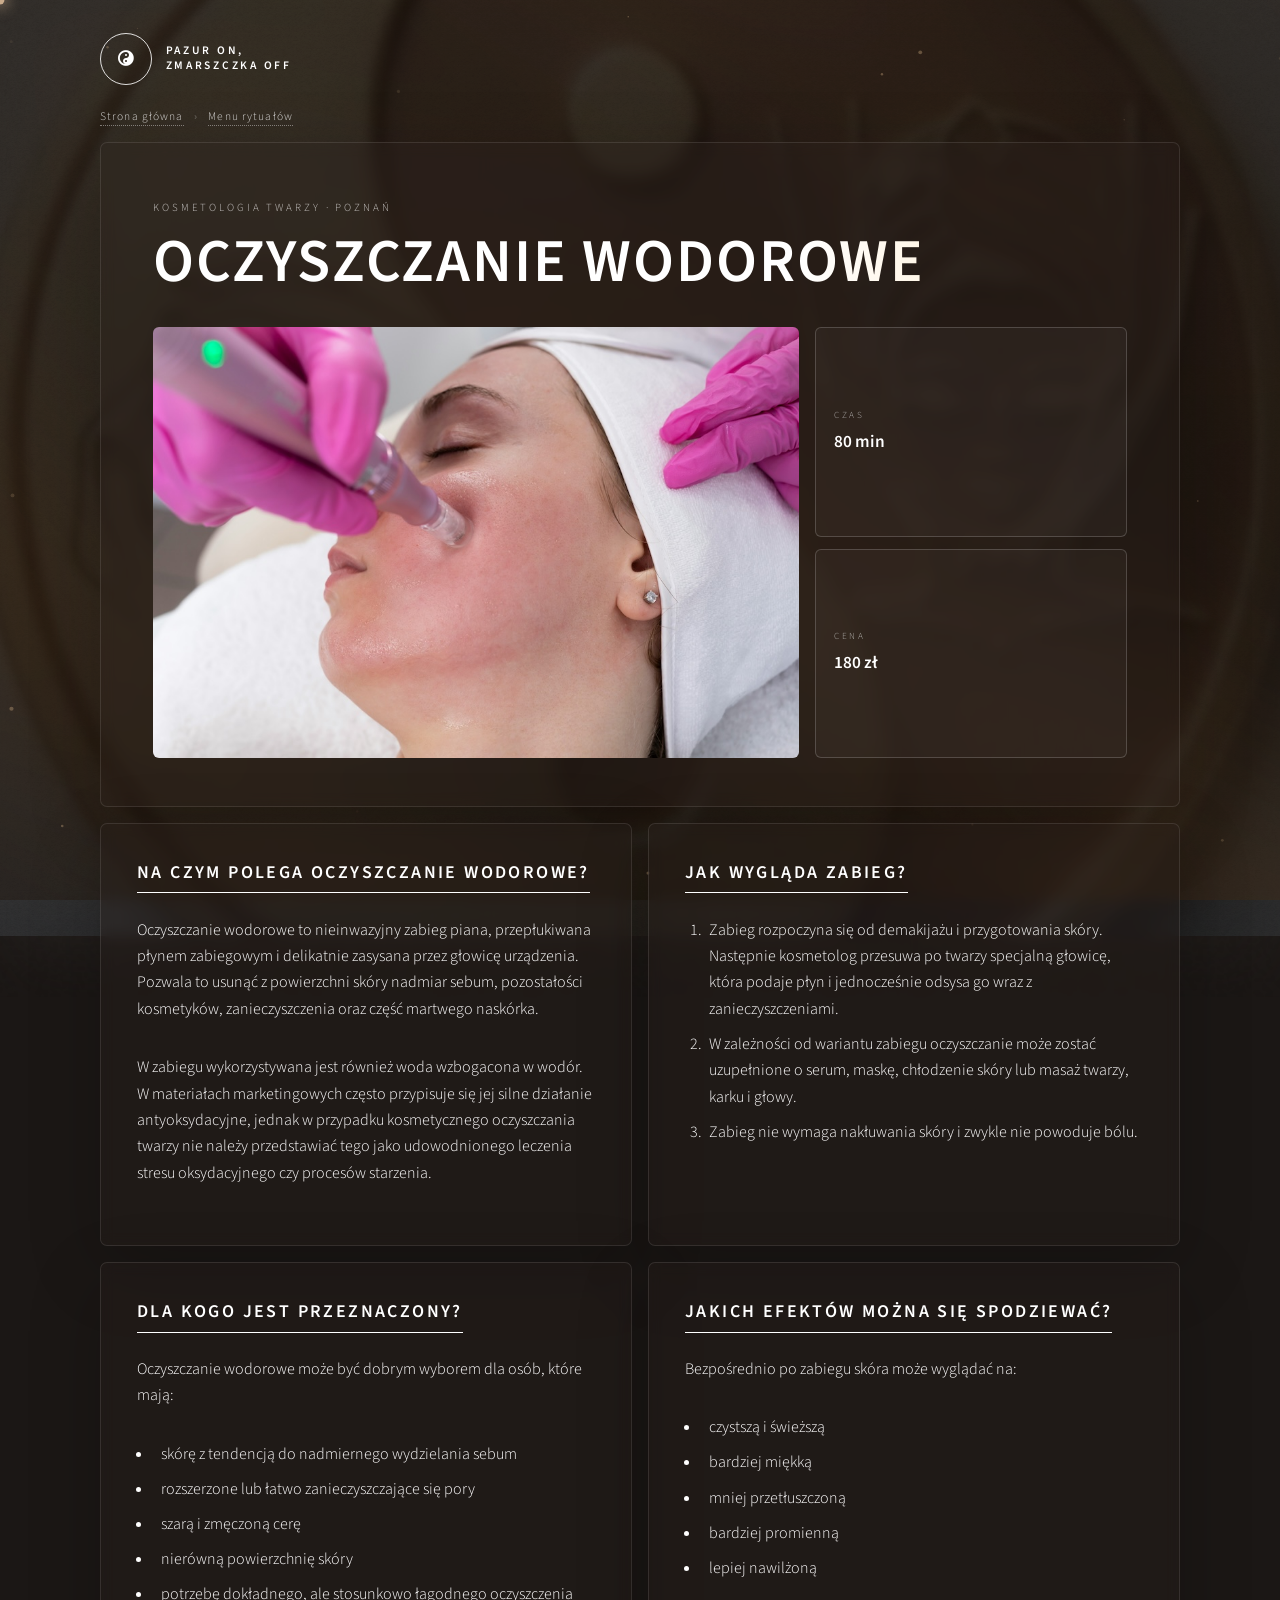
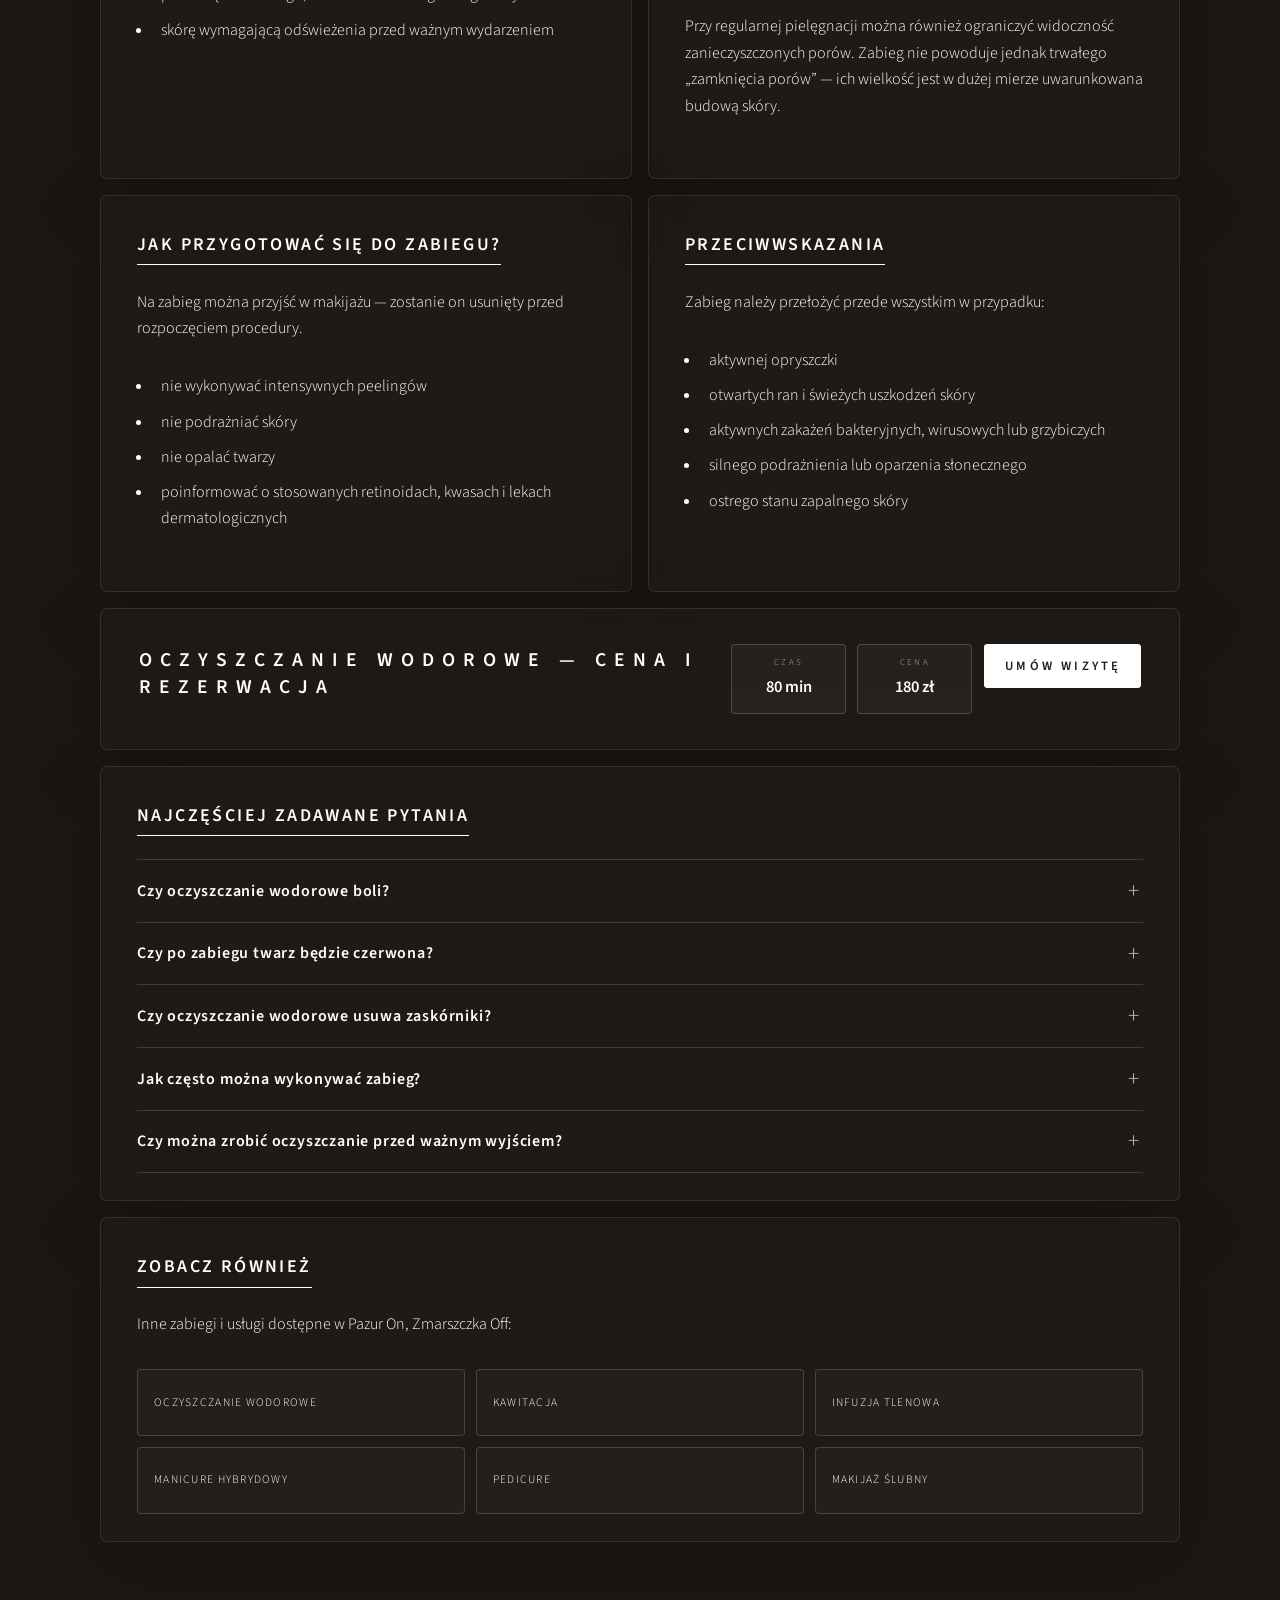
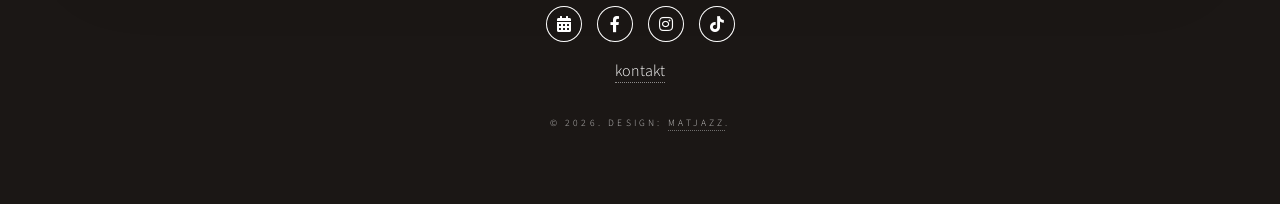
<file: oczyszczanie-wodorowe.html>
<!DOCTYPE HTML>
<html lang="pl">
<head>
	<meta charset="utf-8" />
	<meta name="viewport" content="width=device-width, initial-scale=1, user-scalable=no" />


	<title>Oczyszczanie wodorowe Poznań | Pazur On, Zmarszczka Off</title>
	<meta name="description" content="[[META_DESCRIPTION_USLUGI]]" />

	
	<link rel="canonical" href="./" />


	<link rel="icon" type="image/png" sizes="32x32" href="../favicon-96x96.png" />
	<link rel="icon" type="image/png" sizes="16x16" href="../favicon.png" />
	<link rel="apple-touch-icon" sizes="180x180" href="../apple-touch-icon.png" />


	<meta property="og:type" content="website" />
	<meta property="og:locale" content="pl_PL" />
	<meta property="og:site_name" content="Pazur On, Zmarszczka Off" />
	<meta property="og:title" content="Oczyszczanie wodorowe w Poznaniu | Pazur On, Zmarszczka Off" />
	<meta property="og:description" content="[[OPIS_SOCIAL_USLUGI]]" />
	<meta property="og:image" content="../images/oczyszczanie.JPG />
	<meta property="og:image:alt" content="Pazur On, Zmarszczka Off — menu rytuałów i zabiegów w Poznaniu" />


	<meta name="twitter:card" content="summary_large_image" />
	<meta name="twitter:title" content="Oczyszczanie wodorowe w Poznaniu" />
	<meta name="twitter:description" content="Oczyszczanie wodorowe w Poznaniu – delikatne oczyszczenie, odświeżenie i wygładzenie skóry. Sprawdź przebieg zabiegu, efekty i przeciwwskazania." />
	<meta name="twitter:image" content="../images/oczyszczanie.JPG" />


	<script type="application/ld+json" id="seo-structured-data">
	{
	  "@context": "https://schema.org",
	  "@graph": [
	    {
	      "@type": "BeautySalon",
	      "@id": "../#salon",
	      "name": "Pazur On, Zmarszczka Off",
  "url": "https://pazuron.pages.dev/",
	      "image": "../images/oczyszczanie.JPG",
	      "email": "pazuronzmarszczkaoff@gmail.com",
	      "priceRange": "100-200 PLN",
	      "address": {
	        "@type": "PostalAddress",
    "streetAddress": "ul. Dąbrowskiego 181",
    "postalCode": "60-594",
    "addressLocality": "Poznań",
    "addressCountry": "PL"
	      },
	      "geo": {
	        "@type": "GeoCoordinates",
	        "latitude": 52.42191509824495,
	        "longitude": 16.87125312855821
	      },
	      "openingHoursSpecification": [
	        {
	          "@type": "OpeningHoursSpecification",
	          "dayOfWeek": [
	            "Monday",
	            "Tuesday",
	            "Wednesday",
	            "Thursday",
	            "Friday"
	          ],
	          "opens": "10:00",
	          "closes": "19:00"
	        },
	        {
	          "@type": "OpeningHoursSpecification",
	          "dayOfWeek": "Saturday",
	          "opens": "11:00",
	          "closes": "18:00"
	        }
	      ],
	      "sameAs": [
	        "https://facebook.com/profile.php?id=61590422836386",
	        "https://www.instagram.com/pazuron.zmarszczkaoff/",
	        "https://tiktok.com/@zmarszczkaoff"
	      ]
	    },
	    {
	      "@type": "Service",
	      "@id": "./#service",
	      "name": "Oczyszczanie wodorowe",
	      "description": "Oczyszczanie wodorowe w Poznaniu to nieinwazyjny zabieg oczyszczający skórę z wykorzystaniem głowicy podającej płyn i delikatnego podciśnienia.",
  "url": "https://pazuron.pages.dev/",

	      "image": "../images/oczyszczanie.JPG",
	      "areaServed": {
	        "@type": "City",
	        "name": "Poznań"
	      },
	      "provider": {
	        "@id": "../#salon"
	      },
	      "offers": {
	        "@type": "Offer",
	        "priceCurrency": "PLN",
	        "availability": "https://schema.org/InStock",
	        "url": "./"
	      }
	    },
	    {
	      "@type": "BreadcrumbList",
	      "itemListElement": [
	        {
	          "@type": "ListItem",
	          "position": 1,
	          "name": "Strona główna",
	          "item": "../"
	        },
	        {
	          "@type": "ListItem",
	          "position": 2,
	          "name": "Menu rytuałów",
	          "item": "../#about"
	        },
	        {
	          "@type": "ListItem",
	          "position": 3,
	          "name": "Oczyszczanie wodorowe",
	          "item": "./"
	        }
	      ]
	    }
	  ]
	}
	</script>


	<link rel="stylesheet" href="../assets/css/main.css" />
	<noscript><link rel="stylesheet" href="../assets/css/noscript.css" /></noscript>

	<style>


		html {
			scroll-behavior: smooth;
			background: #1b1715;
		}

		body.service-page {
			overflow-x: hidden !important;
			overflow-y: auto !important;
			min-height: 100vh;
			background: transparent;
		}

		body.service-page:before {
			display: none !important;
		}

		
		#bg {
			position: fixed;
			inset: 0;
			z-index: -3;
			width: 100%;
			height: 100%;
			background:
				linear-gradient(rgba(19,16,14,0.32), rgba(19,16,14,0.52)),
				url("../images/bg.jpg") center center / cover no-repeat;
			transform: scale(1.08);
		}

		#bg:after {
			content: "";
			position: absolute;
			inset: 0;
			background-image: url("../images/overlay.png");
			background-repeat: repeat;
			opacity: 0.23;
			pointer-events: none;
		}


		#cursor-glow, #cursor-dot { display: none; }

		@media (pointer: fine) {
			#cursor-glow {
				display: block;
				position: fixed;
				width: 380px;
				height: 380px;
				border-radius: 50%;
				background: radial-gradient(circle, rgba(210,165,120,0.14) 0%, transparent 68%);
				pointer-events: none;
				transform: translate(-50%,-50%);
				z-index: 9999;
				mix-blend-mode: screen;
				will-change: left, top;
			}

			#cursor-dot {
				display: block;
				position: fixed;
				width: 9px;
				height: 9px;
				border-radius: 50%;
				background: rgba(220,185,150,0.9);
				pointer-events: none;
				transform: translate(-50%,-50%);
				z-index: 10000;
				transition:
					transform 0.12s cubic-bezier(0.34,1.56,0.64,1),
					background 0.2s,
					width 0.2s,
					height 0.2s;
				box-shadow: 0 0 14px 4px rgba(220,185,150,0.45);
			}

			#cursor-dot.hover {
				width: 40px;
				height: 40px;
				background: rgba(255,200,140,0.18);
				border: 1px solid rgba(255,200,140,0.55);
				box-shadow: 0 0 20px 6px rgba(220,185,150,0.3);
			}
		}

		#gl-canvas {
			position: fixed;
			inset: 0;
			width: 100%;
			height: 100%;
			pointer-events: none;
			z-index: 0;
			opacity: 0.38;
		}

		#particles-canvas {
			position: fixed;
			inset: 0;
			width: 100%;
			height: 100%;
			pointer-events: none;
			z-index: 1;
			opacity: 0.5;
		}

		#splash-canvas {
			position: fixed;
			inset: 0;
			width: 100%;
			height: 100%;
			pointer-events: none;
			z-index: 9998;
		}

		.service-layout {
			position: relative;
			z-index: 3;
			width: min(1080px, calc(100% - 2rem));
			margin: 0 auto;
			padding: 1.25rem 0 4rem;
		}

		.service-topbar {
			display: flex;
			align-items: center;
			justify-content: space-between;
			gap: 1rem;
			padding: 0.8rem 0 1.4rem;
		}

		.brand-link {
			display: inline-flex;
			align-items: center;
			gap: 0.85rem;
			border: 0;
			text-decoration: none;
		}

		.brand-logo {
			width: 3.25rem;
			height: 3.25rem;
			border: 1px solid rgba(255,255,255,0.85);
			border-radius: 50%;
			display: inline-flex;
			align-items: center;
			justify-content: center;
			transition: transform 0.65s cubic-bezier(0.34,1.56,0.64,1);
			transform-style: preserve-3d;
		}

		.brand-link:hover .brand-logo {
			transform: rotate(180deg) scale(1.12);
		}

		.brand-text {
			font-size: 0.72rem;
			font-weight: 600;
			line-height: 1.25;
			letter-spacing: 0.17rem;
			text-transform: uppercase;
		}


		.top-nav-placeholder {
			flex: 0 1 33rem;
			min-width: 20rem;
			min-height: 2.65rem;
		}


		.breadcrumbs {
			margin: 0 0 1rem;
			font-size: 0.72rem;
			letter-spacing: 0.07rem;
			opacity: 0.82;
		}

		.breadcrumbs span {
			margin: 0 0.45rem;
			opacity: 0.55;
		}


		.glass-panel {
			background: rgba(43,36,32,0.3);
			border: 1px solid rgba(255,255,255,0.10);
			border-radius: 7px;
			box-shadow: 0 22px 75px rgba(0,0,0,0.2);
			backdrop-filter: blur(7px);
		}


		.service-hero {
			padding: 3.5rem 3.25rem 3rem;
			overflow: hidden;
			animation: articleReveal 0.62s cubic-bezier(0.23,1,0.32,1) both;
		}

		.eyebrow {
			margin: 0 0 0.8rem;
			font-size: 0.68rem;
			letter-spacing: 0.18rem;
			text-transform: uppercase;
			opacity: 0.72;
		}

		.service-hero h1 {
			margin-bottom: 0.9rem;
			font-size: clamp(2.1rem, 5vw, 3.8rem);
			line-height: 1.08;
			letter-spacing: 0.12rem;
			background: linear-gradient(
				90deg,
				#fff 0%,
				#fff 30%,
				rgba(255,225,175,1) 50%,
				#fff 70%,
				#fff 100%
			);
			background-size: 220% auto;
			-webkit-background-clip: text;
			-webkit-text-fill-color: transparent;
			background-clip: text;
			animation: shimmerText 5s linear infinite;
		}

		.service-lead {
			max-width: 800px;
			font-size: 1.08rem;
			line-height: 1.8;
			opacity: 0.94;
		}

		.hero-grid {
			display: grid;
			grid-template-columns: minmax(0,1.55fr) minmax(230px,0.75fr);
			gap: 1rem;
			margin-top: 2rem;
		}

		.hero-image {
			min-height: 370px;
			overflow: hidden;
			border-radius: 6px;
		}

		.hero-image img {
			display: block;
			width: 100%;
			height: 100%;
			min-height: 370px;
			object-fit: cover;
			transform: scale(1.05);
			transition: transform 0.5s ease;
		}

		.hero-image:hover img {
			transform: scale(1.085);
		}

		.quick-facts {
			display: grid;
			grid-template-columns: 1fr;
			gap: 0.75rem;
		}

		.fact {
			display: flex;
			flex-direction: column;
			justify-content: center;
			min-height: 105px;
			padding: 1rem 1.15rem;
			border: 1px solid rgba(255,255,255,0.18);
			border-radius: 6px;
			background: rgba(255,255,255,0.035);
			transition: transform 0.25s, box-shadow 0.25s;
		}

		.fact:hover {
			transform: translateY(-3px);
			box-shadow: 0 0 30px rgba(200,160,100,0.08);
		}

		.fact-label {
			font-size: 0.58rem;
			letter-spacing: 0.16rem;
			text-transform: uppercase;
			opacity: 0.6;
		}

		.fact-value {
			margin-top: 0.3rem;
			font-size: 1.08rem;
			font-weight: 600;
		}


		.info-grid {
			display: grid;
			grid-template-columns: 1fr 1fr;
			gap: 1rem;
			margin-top: 1rem;
		}

		.info-card {
			padding: 2.25rem 2.25rem 1.7rem;
			transition: transform 0.35s cubic-bezier(0.23,1,0.32,1), box-shadow 0.3s, border-color 0.3s;
		}

		.info-card:hover {
			transform: translateY(-3px);
			border-color: rgba(255,215,160,0.23);
			box-shadow: 0 24px 65px rgba(0,0,0,0.21), 0 0 35px rgba(200,160,100,0.055);
		}

		.info-card.full {
			grid-column: 1 / -1;
		}

		.info-card h2 {
			display: inline-block;
			margin-bottom: 1.45rem;
			padding-bottom: 0.45rem;
			border-bottom: 1px solid #fff;
			font-size: 1.12rem;
			letter-spacing: 0.15rem;
		}

		.info-card li {
			margin-bottom: 0.55rem;
		}


		.booking-panel {
			margin-top: 1rem;
			padding: 2.2rem 2.35rem;
			display: grid;
			grid-template-columns: minmax(0,1fr) auto;
			gap: 1.5rem;
			align-items: center;
		}

		.booking-panel h2 {
			margin-bottom: 0.55rem;
			font-size: 1.22rem;
		}

		.booking-panel p {
			margin-bottom: 0;
		}

		.booking-actions {
			display: flex;
			gap: 0.7rem;
			align-items: stretch;
			flex-wrap: wrap;
			justify-content: flex-end;
		}

		.price-chip {
			min-width: 115px;
			padding: 0.7rem 0.9rem;
			text-align: center;
			border: 1px solid rgba(255,255,255,0.18);
			border-radius: 4px;
			background: rgba(255,255,255,0.035);
		}

		.price-chip small {
			display: block;
			font-size: 0.56rem;
			letter-spacing: 0.14rem;
			text-transform: uppercase;
			opacity: 0.62;
		}

		.price-chip strong {
			display: block;
			margin-top: 0.2rem;
			font-size: 1.03rem;
		}


		.faq-item {
			border-top: 1px solid rgba(255,255,255,0.15);
		}

		.faq-item:last-child {
			border-bottom: 1px solid rgba(255,255,255,0.15);
		}

		.faq-item summary {
			position: relative;
			padding: 1.1rem 2.5rem 1.1rem 0;
			cursor: pointer;
			list-style: none;
			font-weight: 600;
			letter-spacing: 0.05rem;
		}

		.faq-item summary::-webkit-details-marker {
			display: none;
		}

		.faq-item summary::after {
			content: '+';
			position: absolute;
			right: 0.2rem;
			top: 50%;
			transform: translateY(-50%);
			font-size: 1.45rem;
			font-weight: 300;
			opacity: 0.72;
			transition: transform 0.25s;
		}

		.faq-item[open] summary::after {
			transform: translateY(-50%) rotate(45deg);
		}

		.faq-answer {
			padding: 0 2rem 0.15rem 0;
		}


		.related-grid {
			display: grid;
			grid-template-columns: repeat(3, 1fr);
			gap: 0.65rem;
			margin-top: 1rem;
		}

		.related-grid a {
			display: flex;
			align-items: center;
			min-height: 4.2rem;
			padding: 0.8rem 1rem;
			border: 1px solid rgba(255,255,255,0.16);
			border-radius: 4px;
			background: rgba(255,255,255,0.025);
			font-size: 0.72rem;
			line-height: 1.4;
			letter-spacing: 0.08rem;
			text-transform: uppercase;
			transition: transform 0.25s, background 0.2s, border-color 0.2s;
		}

		.related-grid a:hover {
			transform: translateY(-2px);
			background: rgba(255,255,255,0.07);
			border-color: rgba(255,215,160,0.34);
		}


		.service-footer {
			position: relative;
			z-index: 3;
			padding: 2rem 0 0.5rem;
			text-align: center;
		}

		.service-footer .icons {
			margin-bottom: 1rem;
		}

		.service-footer .icons li a {
			transition: transform 0.28s cubic-bezier(0.34,1.56,0.64,1), color 0.25s;
		}

		.service-footer .icons li a:hover {
			transform: translateY(-6px) scale(1.2);
		}


		.reveal {
			opacity: 0;
			transform: translateY(28px);
			transition: opacity 0.55s ease, transform 0.55s cubic-bezier(0.23,1,0.32,1);
		}

		.reveal.visible {
			opacity: 1;
			transform: translateY(0);
		}

		@keyframes shimmerText {
			from { background-position: 220% center; }
			to { background-position: -220% center; }
		}

		@keyframes articleReveal {
			from {
				opacity: 0;
				transform: translateY(32px) scale(0.97);
				filter: blur(5px);
			}
			to {
				opacity: 1;
				transform: translateY(0) scale(1);
				filter: blur(0);
			}
		}

		@media screen and (max-width: 900px) {
			.hero-grid {
				grid-template-columns: 1fr;
			}

			.quick-facts {
				grid-template-columns: repeat(3, 1fr);
			}

			.booking-panel {
				grid-template-columns: 1fr;
			}

			.booking-actions {
				justify-content: flex-start;
			}

			.related-grid {
				grid-template-columns: repeat(2, 1fr);
			}
		}






@media screen and (max-width: 736px) {
    .service-layout {
        width: min(100% - 1.1rem, 1080px);
    }

    .service-topbar {
        flex-direction: column;
        align-items: flex-start;
        gap: 0;
        padding-bottom: 0.7rem;
    }

    .top-nav-placeholder {
        display: none;
    }

    .service-hero {
        padding: 2.35rem 1.45rem 1.6rem;
    }

    .service-hero h1 {
        font-size: clamp(1.85rem, 9vw, 2.8rem);
        letter-spacing: 0.08rem;
    }

    .hero-image,
    .hero-image img {
        min-height: 260px;
    }

    .quick-facts {
        grid-template-columns: 1fr;
    }

    .info-grid {
        grid-template-columns: 1fr;
    }

    .info-card,
    .booking-panel {
        padding: 1.65rem 1.4rem 1.2rem;
    }

    .info-card.full {
        grid-column: auto;
    }

    .related-grid {
        grid-template-columns: 1fr;
    }
}






		
		@media (prefers-reduced-motion: reduce) {
			html { scroll-behavior: auto; }

			*,
			*::before,
			*::after {
				animation-duration: 0.01ms !important;
				animation-iteration-count: 1 !important;
				transition-duration: 0.01ms !important;
			}

			.reveal {
				opacity: 1;
				transform: none;
			}
		}
	</style>
</head>

<body class="service-page">

	<div id="bg" aria-hidden="true"></div>
	<div id="cursor-glow" aria-hidden="true"></div>
	<div id="cursor-dot" aria-hidden="true"></div>
	<canvas id="gl-canvas" aria-hidden="true"></canvas>
	<canvas id="particles-canvas" aria-hidden="true"></canvas>
	<canvas id="splash-canvas" aria-hidden="true"></canvas>

	<div class="service-layout">

		<header class="service-topbar">
			<a class="brand-link" href="../" aria-label="Pazur On, Zmarszczka Off — strona główna">
				<span class="brand-logo" id="logo-tilt">
					<span class="icon solid fa-yin-yang" aria-hidden="true"></span>
				</span>
				<span class="brand-text">Pazur On,<br />Zmarszczka Off</span>
			</a>

			<div class="top-nav-placeholder" aria-hidden="true"></div>
		</header>

		<nav class="breadcrumbs" aria-label="Nawigacja okruszkowa">
			<a href="../">Strona główna</a>
			<span aria-hidden="true">›</span>
			<a href="../#about">Menu rytuałów</a>
			
		</nav>

		<main>


			<section class="glass-panel service-hero">
				<p class="eyebrow">Kosmetologia twarzy · Poznań</p>

				<h1>Oczyszczanie wodorowe</h1>

				

				<div class="hero-grid">

					<div class="hero-image">
						<img
							src="../images/oczyszczanie.JPG"
							alt="Pazur On, Zmarszczka Off — [[NAZWA_USLUGI]] w Poznaniu"
							width="1200"
							height="800"
							decoding="async"
						/>
					</div>

					<div class="quick-facts" aria-label="Najważniejsze informacje">
						<div class="fact">
							<span class="fact-label">Czas</span>
							<span class="fact-value" data-usluga-czas></span>
						</div>

						<div class="fact">
							<span class="fact-label">Cena</span>
							<span class="fact-value" data-usluga-cena></span>
						</div>

						
					</div>
				</div>
			</section>

			<div class="info-grid">

				<section class="glass-panel info-card reveal">
					<h2>Na czym polega oczyszczanie wodorowe?</h2>
					<p>Oczyszczanie wodorowe to nieinwazyjny zabieg piana, przepłukiwana płynem zabiegowym i delikatnie zasysana przez głowicę urządzenia. Pozwala to usunąć z powierzchni skóry nadmiar sebum, pozostałości kosmetyków, zanieczyszczenia oraz część martwego naskórka.</p>
					<p>W zabiegu wykorzystywana jest również woda wzbogacona w wodór. W materiałach marketingowych często przypisuje się jej silne działanie antyoksydacyjne, jednak w przypadku kosmetycznego oczyszczania twarzy nie należy przedstawiać tego jako udowodnionego leczenia stresu oksydacyjnego czy procesów starzenia.</p>
				</section>

				<section class="glass-panel info-card reveal">
					<h2>Jak wygląda zabieg?</h2>
					
					<ol>
						<li>Zabieg rozpoczyna się od demakijażu i przygotowania skóry. Następnie kosmetolog przesuwa po twarzy specjalną głowicę, która podaje płyn i jednocześnie odsysa go wraz z zanieczyszczeniami.</li>
						<li>W zależności od wariantu zabiegu oczyszczanie może zostać uzupełnione o serum, maskę, chłodzenie skóry lub masaż twarzy, karku i głowy.</li>
						<li>Zabieg nie wymaga nakłuwania skóry i zwykle nie powoduje bólu.</li>
						
					</ol>
				</section>

				<section class="glass-panel info-card reveal">
					<h2>Dla kogo jest przeznaczony?</h2>
					<p>Oczyszczanie wodorowe może być dobrym wyborem dla osób, które mają:</p>
					<ul>
						<li>skórę z tendencją do nadmiernego wydzielania sebum</li>
						<li>rozszerzone lub łatwo zanieczyszczające się pory</li>
						<li>szarą i zmęczoną cerę</li>
						<li>nierówną powierzchnię skóry</li>
						<li>potrzebę dokładnego, ale stosunkowo łagodnego oczyszczenia</li>
						<li>skórę wymagającą odświeżenia przed ważnym wydarzeniem</li>
					</ul>
				</section>

				<section class="glass-panel info-card reveal">
					<h2>Jakich efektów można się spodziewać?</h2>
					<p>Bezpośrednio po zabiegu skóra może wyglądać na:</p>
					<ul>
						<li>czystszą i świeższą</li>
						<li>bardziej miękką</li>
						<li>mniej przetłuszczoną</li>
						<li>bardziej promienną</li>
						<li>lepiej nawilżoną</li>
					</ul>
					<p>Przy regularnej pielęgnacji można również ograniczyć widoczność zanieczyszczonych porów. Zabieg nie powoduje jednak trwałego „zamknięcia porów” — ich wielkość jest w dużej mierze uwarunkowana budową skóry.</p>
				</section>

				<section class="glass-panel info-card reveal">
					<h2>Jak przygotować się do zabiegu?</h2>
				<p>Na zabieg można przyjść w makijażu — zostanie on usunięty przed rozpoczęciem procedury.</p>

					<ul>
						<li>nie wykonywać intensywnych peelingów</li>
						<li>nie podrażniać skóry</li>
						<li>nie opalać twarzy</li>
						<li>poinformować o stosowanych retinoidach, kwasach i lekach dermatologicznych</li>

					</ul>
				</section>

				<section class="glass-panel info-card reveal">
					<h2>Przeciwwskazania</h2>
					<p>Zabieg należy przełożyć przede wszystkim w przypadku:</p>
					<ul>

						<li>aktywnej opryszczki</li>
						<li>otwartych ran i świeżych uszkodzeń skóry</li>
						<li>aktywnych zakażeń bakteryjnych, wirusowych lub grzybiczych</li>
						<li>silnego podrażnienia lub oparzenia słonecznego</li>
						<li>ostrego stanu zapalnego skóry</li>
					</ul>
				</section>

			</div>

			<section class="glass-panel booking-panel reveal">
				<div>
					<h2>Oczyszczanie wodorowe — cena i rezerwacja</h2>
					
				</div>

				<div class="booking-actions">
					<div class="price-chip">
						<small>Czas</small>
						<strong data-usluga-czas></strong>
					</div>

					<div class="price-chip">
						<small>Cena</small>
						<strong data-usluga-cena></strong>
					</div>
<a class="button primary" href="../#contact">
						Umów wizytę
					</a>
				</div>
			</section>


			<section class="glass-panel info-card full reveal" style="margin-top:1rem;">
				<h2>Najczęściej zadawane pytania</h2>

				<details class="faq-item">
					<summary>Czy oczyszczanie wodorowe boli?</summary>
					<div class="faq-answer"><p>Nie. Głowica przesuwana po skórze daje zwykle uczucie lekkiego zasysania i chłodu. Intensywność podciśnienia można dostosować do skóry.</p></div>
				</details>

				<details class="faq-item">
					<summary>Czy po zabiegu twarz będzie czerwona?</summary>
					<div class="faq-answer"><p>Niewielkie, krótkotrwałe zaczerwienienie jest możliwe, szczególnie przy cerze wrażliwej. Zwykle nie jest to zabieg wymagający okresu rekonwalescencji.</p></div>
				</details>

				<details class="faq-item">
					<summary>Czy oczyszczanie wodorowe usuwa zaskórniki?</summary>
					<div class="faq-answer"><p>Może pomóc usunąć powierzchowne zanieczyszczenia i część zalegającego sebum. Głębokie, zamknięte zaskórniki mogą wymagać innego lub dodatkowego sposobu oczyszczania.</p></div>
				</details>

				<details class="faq-item">
					<summary>Jak często można wykonywać zabieg?</summary>
					<div class="faq-answer"><p>Częstotliwość zależy od rodzaju skóry i intensywności zabiegu. U wielu osób sprawdza się wykonywanie go co kilka tygodni jako element regularnej pielęgnacji.</p></div>
				</details>

				<details class="faq-item">
					<summary>Czy można zrobić oczyszczanie przed ważnym wyjściem?</summary>
					<div class="faq-answer"><p>Tak. Ponieważ zabieg nie narusza skóry w sposób typowy dla intensywnych peelingów, często wybierany jest jako zabieg odświeżający. Przy bardzo reaktywnej cerze bezpieczniej nie planować pierwszego zabiegu bezpośrednio przed ważnym wydarzeniem.</p></div>
				</details>
			</section>

		
			<section class="glass-panel info-card full reveal" style="margin-top:1rem;">
				<h2>Zobacz również</h2>
				<p>Inne zabiegi i usługi dostępne w Pazur On, Zmarszczka Off:</p>

				<nav class="related-grid" aria-label="Pozostałe zabiegi i usługi">
					<a href="../oczyszczanie-wodorowe.html">Oczyszczanie wodorowe</a>
					<a href="../kawitacja-poznan.html">Kawitacja</a>
					<a href="../infuzja-tlenowa-poznan.html">Infuzja tlenowa</a>
					<a href="../manicure-hybrydowy-poznan.html">Manicure hybrydowy</a>
					<a href="../pedicure-poznan.html">Pedicure</a>
					<a href="../makijaz-slubny-poznan.html">Makijaż ślubny</a>

				</nav>
			</section>



		</main>

	
		<footer id="footer" class="service-footer">

			<ul class="icons">
				<li>
					<a href="https://booksy.com/pl-pl/355173_pazur-on-zmarszczka-off_salon-kosmetyczny_15608_poznan#ba_s=sh_1" class="icon solid fa-calendar-alt">
						<span class="label">Umów wizytę</span>
					</a>
				</li>
				<li>
					<a href="https://facebook.com/profile.php?id=61590422836386" class="icon brands fa-facebook-f" target="_blank" rel="noopener noreferrer">
						<span class="label">Facebook</span>
					</a>
				</li>
				<li>
					<a href="https://www.instagram.com/pazuron.zmarszczkaoff/" class="icon brands fa-instagram" target="_blank" rel="noopener noreferrer">
						<span class="label">Instagram</span>
					</a>
				</li>
				<li>
					<a href="https://tiktok.com/@zmarszczkaoff" class="icon brands fa-tiktok" target="_blank" rel="noopener noreferrer">
						<span class="label">Tik-Tok</span>
					</a>
				</li>
			</ul>

			<p>
				<a href="mailto:pazuronzmarszczkaoff@gmail.com">kontakt</a>
			</p>

			<p class="copyright">
				&copy; 2026. Design:
				<a href="mailto:mat.jazwiec@gmail.com">MatJazz</a>.
			</p>
		</footer>

	</div>


	<script src="../assets/js/uslugi.js"></script>
	<script>
	(function () {
		'use strict';

		if (
			typeof uslugi === 'undefined' ||
			!uslugi.oczyszczanieWodorowe
		) {
			console.error('Brak danych uslugi.oczyszczanieWodorowe w ../assets/js/uslugi.js');
			return;
		}

		const daneUslugi = uslugi.oczyszczanieWodorowe;

		document.querySelectorAll('[data-usluga-czas]').forEach(function (element) {
			element.textContent = daneUslugi.czas + ' min';
		});

		document.querySelectorAll('[data-usluga-cena]').forEach(function (element) {
			element.textContent = daneUslugi.cena + ' zł';
		});


		const schemaElement = document.getElementById('seo-structured-data');

		if (schemaElement) {
			try {
				const schema = JSON.parse(schemaElement.textContent);
				const service = schema['@graph'].find(function (item) {
					return item['@type'] === 'Service';
				});

				if (service && service.offers) {
					service.offers.price = String(daneUslugi.cena);
					schemaElement.textContent = JSON.stringify(schema, null, 2);
				}
			} catch (error) {
				console.error('Nie udało się zaktualizować ceny w Schema.org:', error);
			}
		}
	})();
	</script>



	<script>
	(function(){
		'use strict';

		var RM = window.matchMedia('(prefers-reduced-motion: reduce)').matches;
		var isMobile = window.matchMedia('(pointer: coarse)').matches;
		var W = window.innerWidth;
		var H = window.innerHeight;

		window.addEventListener('resize', function(){
			W = window.innerWidth;
			H = window.innerHeight;
		}, {passive:true});


		(function(){
			if (RM) return;

			var canvas = document.getElementById('gl-canvas');
			var gl = canvas.getContext('webgl') || canvas.getContext('experimental-webgl');

			if (!gl) {
				canvas.style.display = 'none';
				return;
			}

			var ux = 0.5, uy = 0.5;
			var sx = 0.5, sy = 0.5;

			var VS = 'attribute vec2 p; void main(){ gl_Position=vec4(p,0,1); }';
			var FS = [
				'precision mediump float;',
				'uniform float t;',
				'uniform vec2 u;',
				'uniform vec2 res;',
				'void main(){',
				'  vec2 uv = gl_FragCoord.xy / res;',
				'  float d = distance(uv, u);',
				'  float wave = sin(uv.x*6.0 + t*0.55 + uv.y*4.0)*0.5+0.5;',
				'  float wave2= sin(uv.y*5.0 - t*0.4 + uv.x*3.5)*0.5+0.5;',
				'  float glow = 0.18 / (d + 0.35);',
				'  vec3 col = mix(vec3(0.08,0.05,0.02), vec3(0.28,0.18,0.08), wave*wave2);',
				'  col += vec3(0.32,0.18,0.06) * glow * 0.55;',
				'  gl_FragColor = vec4(col, 1.0);',
				'}'
			].join('\n');

			function mkShader(type, src){
				var shader = gl.createShader(type);
				gl.shaderSource(shader, src);
				gl.compileShader(shader);
				return shader;
			}

			var program = gl.createProgram();
			gl.attachShader(program, mkShader(gl.VERTEX_SHADER, VS));
			gl.attachShader(program, mkShader(gl.FRAGMENT_SHADER, FS));
			gl.linkProgram(program);
			gl.useProgram(program);

			var buffer = gl.createBuffer();
			gl.bindBuffer(gl.ARRAY_BUFFER, buffer);
			gl.bufferData(
				gl.ARRAY_BUFFER,
				new Float32Array([-1,-1, 1,-1, -1,1, 1,1]),
				gl.STATIC_DRAW
			);

			var pLoc = gl.getAttribLocation(program, 'p');
			gl.enableVertexAttribArray(pLoc);
			gl.vertexAttribPointer(pLoc, 2, gl.FLOAT, false, 0, 0);

			var uT = gl.getUniformLocation(program, 't');
			var uU = gl.getUniformLocation(program, 'u');
			var uRes = gl.getUniformLocation(program, 'res');

			function resize(){
				canvas.width = window.innerWidth;
				canvas.height = window.innerHeight;
				gl.viewport(0, 0, canvas.width, canvas.height);
			}

			window.addEventListener('resize', resize, {passive:true});
			resize();

			var t0 = performance.now();

			function draw(ts){
				var t = (ts - t0) * 0.001;

				sx += (ux - sx) * 0.04;
				sy += (uy - sy) * 0.04;

				gl.uniform1f(uT, t);
				gl.uniform2f(uU, sx, 1.0 - sy);
				gl.uniform2f(uRes, canvas.width, canvas.height);
				gl.drawArrays(gl.TRIANGLE_STRIP, 0, 4);

				requestAnimationFrame(draw);
			}

			requestAnimationFrame(draw);

			document.addEventListener('mousemove', function(e){
				ux = e.clientX / W;
				uy = e.clientY / H;
			}, {passive:true});

			window.addEventListener('deviceorientation', function(e){
				if (e.beta === null) return;

				ux = Math.min(1, Math.max(0, (e.gamma + 45) / 90));
				uy = Math.min(1, Math.max(0, (e.beta - 10) / 70));
			}, {passive:true});
		})();


		(function(){
			if (RM) return;

			var canvas = document.getElementById('particles-canvas');
			var ctx = canvas.getContext('2d');
			var COUNT = isMobile ? 28 : 55;
			var rmx = W / 2;
			var rmy = H / 2;
			var particles = [];

			function resize(){
				canvas.width = W;
				canvas.height = H;
			}

			window.addEventListener('resize', resize, {passive:true});
			resize();

			function P(){
				this.reset(true);
			}

			P.prototype.reset = function(scatter){
				this.x = Math.random() * W;
				this.y = scatter ? Math.random() * H : H + 5;
				this.r = Math.random() * 1.7 + 0.4;
				this.vx = (Math.random() - 0.5) * 0.22;
				this.vy = -(Math.random() * 0.32 + 0.08);
				this.life = Math.random();
				this.decay = Math.random() * 0.011 + 0.003;
				this.phase = Math.random() * Math.PI * 2;
			};

			P.prototype.step = function(){
				this.x += this.vx + Math.sin(this.phase + Date.now() * 0.0005) * 0.15;
				this.y += this.vy;
				this.life -= this.decay;

				if (!isMobile) {
					var dx = this.x - rmx;
					var dy = this.y - rmy;
					var d = Math.sqrt(dx * dx + dy * dy);

					if (d < 90 && d > 0) {
						var f = (90 - d) / 90;
						this.x += (dx / d) * f * 1.1;
						this.y += (dy / d) * f * 1.1;
					}
				}

				if (this.life <= 0 || this.y < -8) {
					this.reset(false);
				}
			};

			for (var i = 0; i < COUNT; i++) {
				particles.push(new P());
			}

			if (!isMobile) {
				document.addEventListener('mousemove', function(e){
					rmx = e.clientX;
					rmy = e.clientY;
				}, {passive:true});
			}

			function draw(){
				ctx.clearRect(0, 0, W, H);

				for (var i = 0; i < particles.length; i++) {
					var p = particles[i];
					p.step();

					var a = Math.max(0, Math.min(1, p.life * 2.5));

					ctx.beginPath();
					ctx.arc(p.x, p.y, p.r, 0, Math.PI * 2);
					ctx.fillStyle = 'rgba(220,185,140,' + (a * 0.68) + ')';
					ctx.fill();
				}

				requestAnimationFrame(draw);
			}

			draw();
		})();


		(function(){
			if (RM) return;

			var canvas = document.getElementById('splash-canvas');
			var ctx = canvas.getContext('2d');
			var bursts = [];

			function resize(){
				canvas.width = W;
				canvas.height = H;
			}

			window.addEventListener('resize', resize, {passive:true});
			resize();

			function Burst(x, y){
				this.particles = [];

				for (var i = 0; i < 22; i++) {
					var angle = Math.random() * Math.PI * 2;
					var speed = Math.random() * 3.5 + 1;

					this.particles.push({
						x: x,
						y: y,
						vx: Math.cos(angle) * speed,
						vy: Math.sin(angle) * speed,
						r: Math.random() * 2.8 + 1,
						life: 1
					});
				}
			}

			Burst.prototype.step = function(){
				var alive = false;

				this.particles.forEach(function(p){
					p.x += p.vx;
					p.y += p.vy;
					p.vy += 0.06;
					p.vx *= 0.96;
					p.vy *= 0.96;
					p.life -= 0.032;

					if (p.life > 0) alive = true;
				});

				return alive;
			};

			Burst.prototype.draw = function(){
				this.particles.forEach(function(p){
					if (p.life <= 0) return;

					ctx.beginPath();
					ctx.arc(p.x, p.y, p.r * p.life, 0, Math.PI * 2);
					ctx.fillStyle = 'rgba(255,200,130,' + (p.life * 0.85) + ')';
					ctx.fill();
				});
			};

			document.addEventListener('touchstart', function(e){
				for (var i = 0; i < e.changedTouches.length; i++) {
					var t = e.changedTouches[i];
					bursts.push(new Burst(t.clientX, t.clientY));
				}
			}, {passive:true});

			document.addEventListener('click', function(e){
				if (isMobile) return;
				bursts.push(new Burst(e.clientX, e.clientY));
			});

			function draw(){
				ctx.clearRect(0, 0, W, H);

				bursts = bursts.filter(function(b){
					var alive = b.step();
					b.draw();
					return alive;
				});

				requestAnimationFrame(draw);
			}

			draw();
		})();


		(function(){
			if (RM || isMobile) return;

			var glow = document.getElementById('cursor-glow');
			var dot = document.getElementById('cursor-dot');
			var mx = -999, my = -999, gx = -999, gy = -999;

			document.addEventListener('mousemove', function(e){
				mx = e.clientX;
				my = e.clientY;
				dot.style.left = mx + 'px';
				dot.style.top = my + 'px';
			}, {passive:true});

			(function animGlow(){
				gx += (mx - gx) * 0.07;
				gy += (my - gy) * 0.07;
				glow.style.left = gx + 'px';
				glow.style.top = gy + 'px';
				requestAnimationFrame(animGlow);
			})();

			document.querySelectorAll('a, summary, button').forEach(function(el){
				el.addEventListener('mouseenter', function(){
					dot.classList.add('hover');
				});

				el.addEventListener('mouseleave', function(){
					dot.classList.remove('hover');
				});
			});
		})();


		(function(){
			if (RM) return;

			var logo = document.getElementById('logo-tilt');
			if (!logo) return;

			if (!isMobile) {
				document.addEventListener('mousemove', function(e){
					var r = logo.getBoundingClientRect();
					var dx = (e.clientX - (r.left + r.width / 2)) / W;
					var dy = (e.clientY - (r.top + r.height / 2)) / H;

					logo.style.transform =
						'perspective(280px) rotateY(' + (dx * 26) +
						'deg) rotateX(' + (-dy * 26) + 'deg) scale(1.1)';
				}, {passive:true});
			}

			window.addEventListener('deviceorientation', function(e){
				if (e.beta === null) return;

				var beta = Math.max(-25, Math.min(25, e.beta - 30));
				var gamma = Math.max(-25, Math.min(25, e.gamma));

				logo.style.transform =
					'perspective(280px) rotateX(' + (beta * 0.6) +
					'deg) rotateY(' + (gamma * 0.6) + 'deg) scale(1.08)';
			}, {passive:true});
		})();


		(function(){
			var elements = document.querySelectorAll('.reveal');

			if (RM || !('IntersectionObserver' in window)) {
				elements.forEach(function(el){
					el.classList.add('visible');
				});
				return;
			}

			var observer = new IntersectionObserver(function(entries){
				entries.forEach(function(entry){
					if (entry.isIntersecting) {
						entry.target.classList.add('visible');
						observer.unobserve(entry.target);
					}
				});
			}, {
				threshold: 0.08,
				rootMargin: '0px 0px -40px 0px'
			});

			elements.forEach(function(el, index){
				el.style.transitionDelay = Math.min(index * 0.04, 0.2) + 's';
				observer.observe(el);
			});
		})();

	})();
	</script>

</body>
</html>
</file>
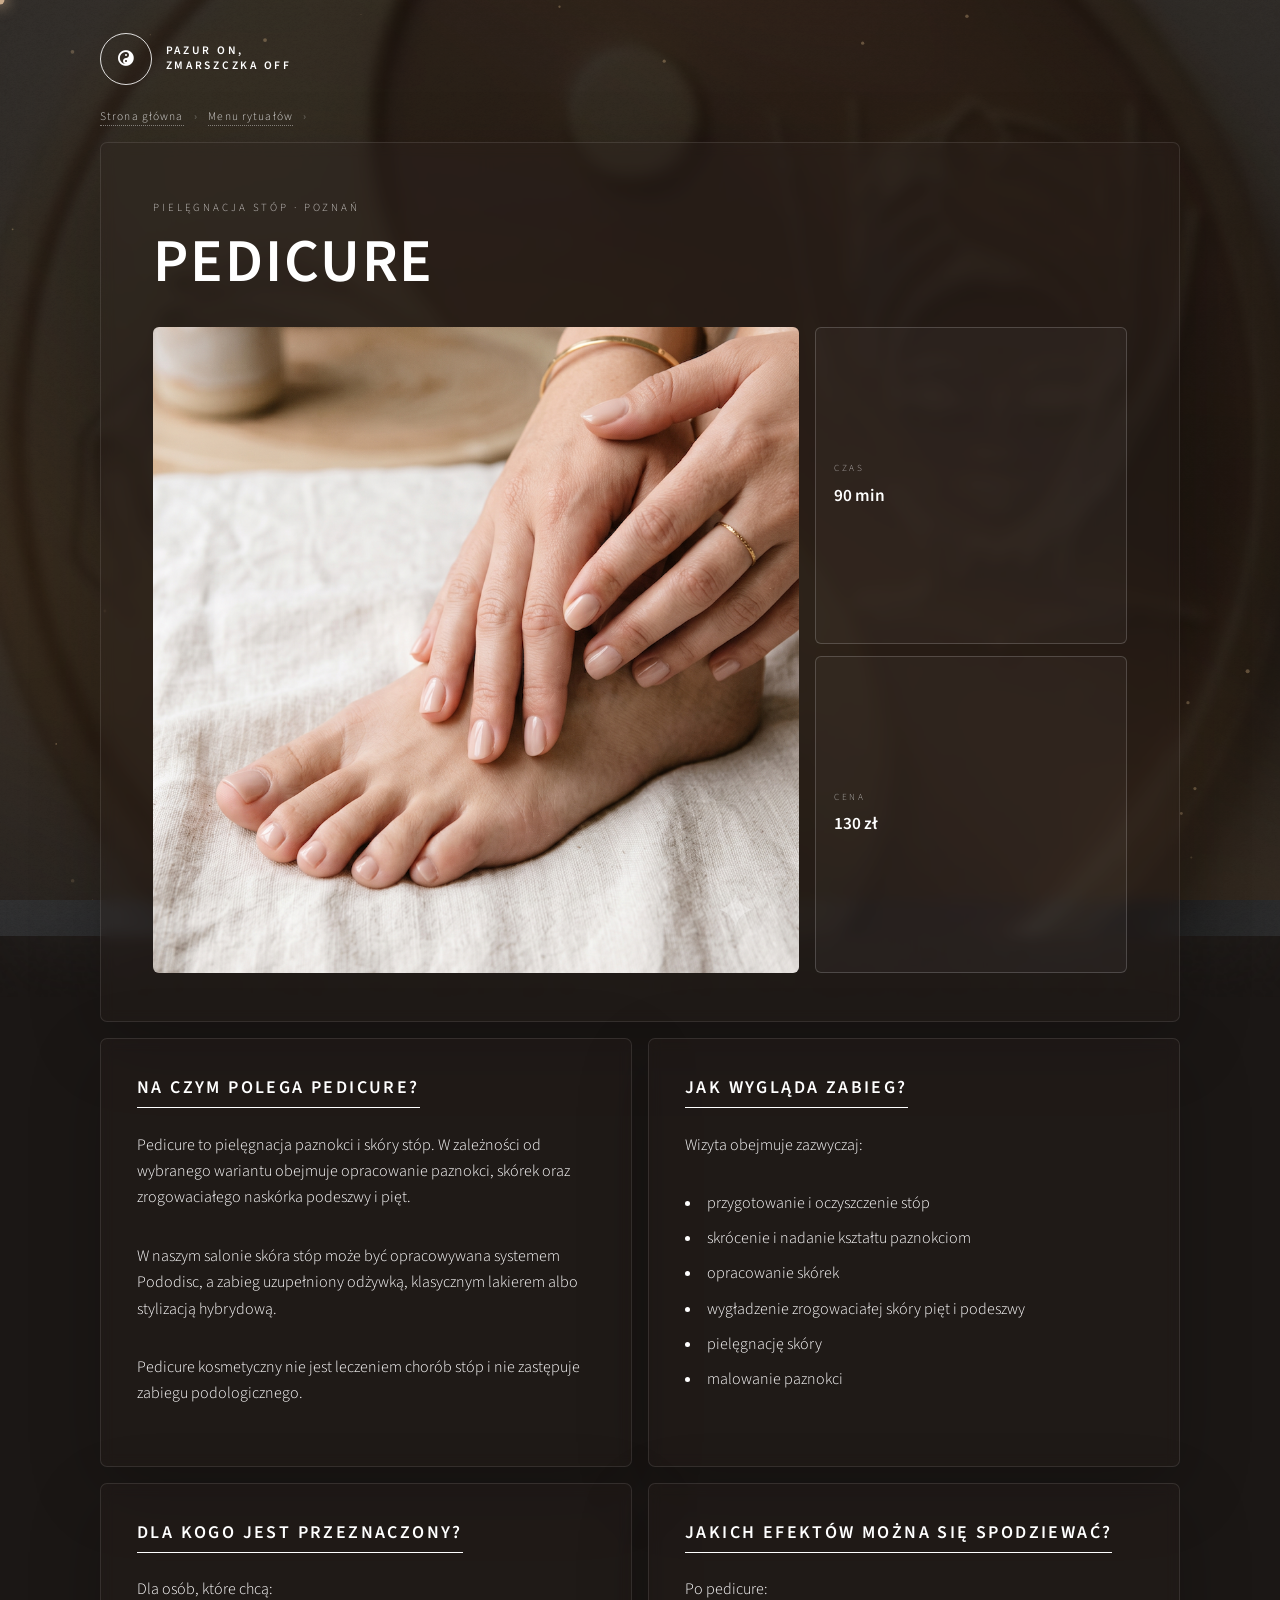
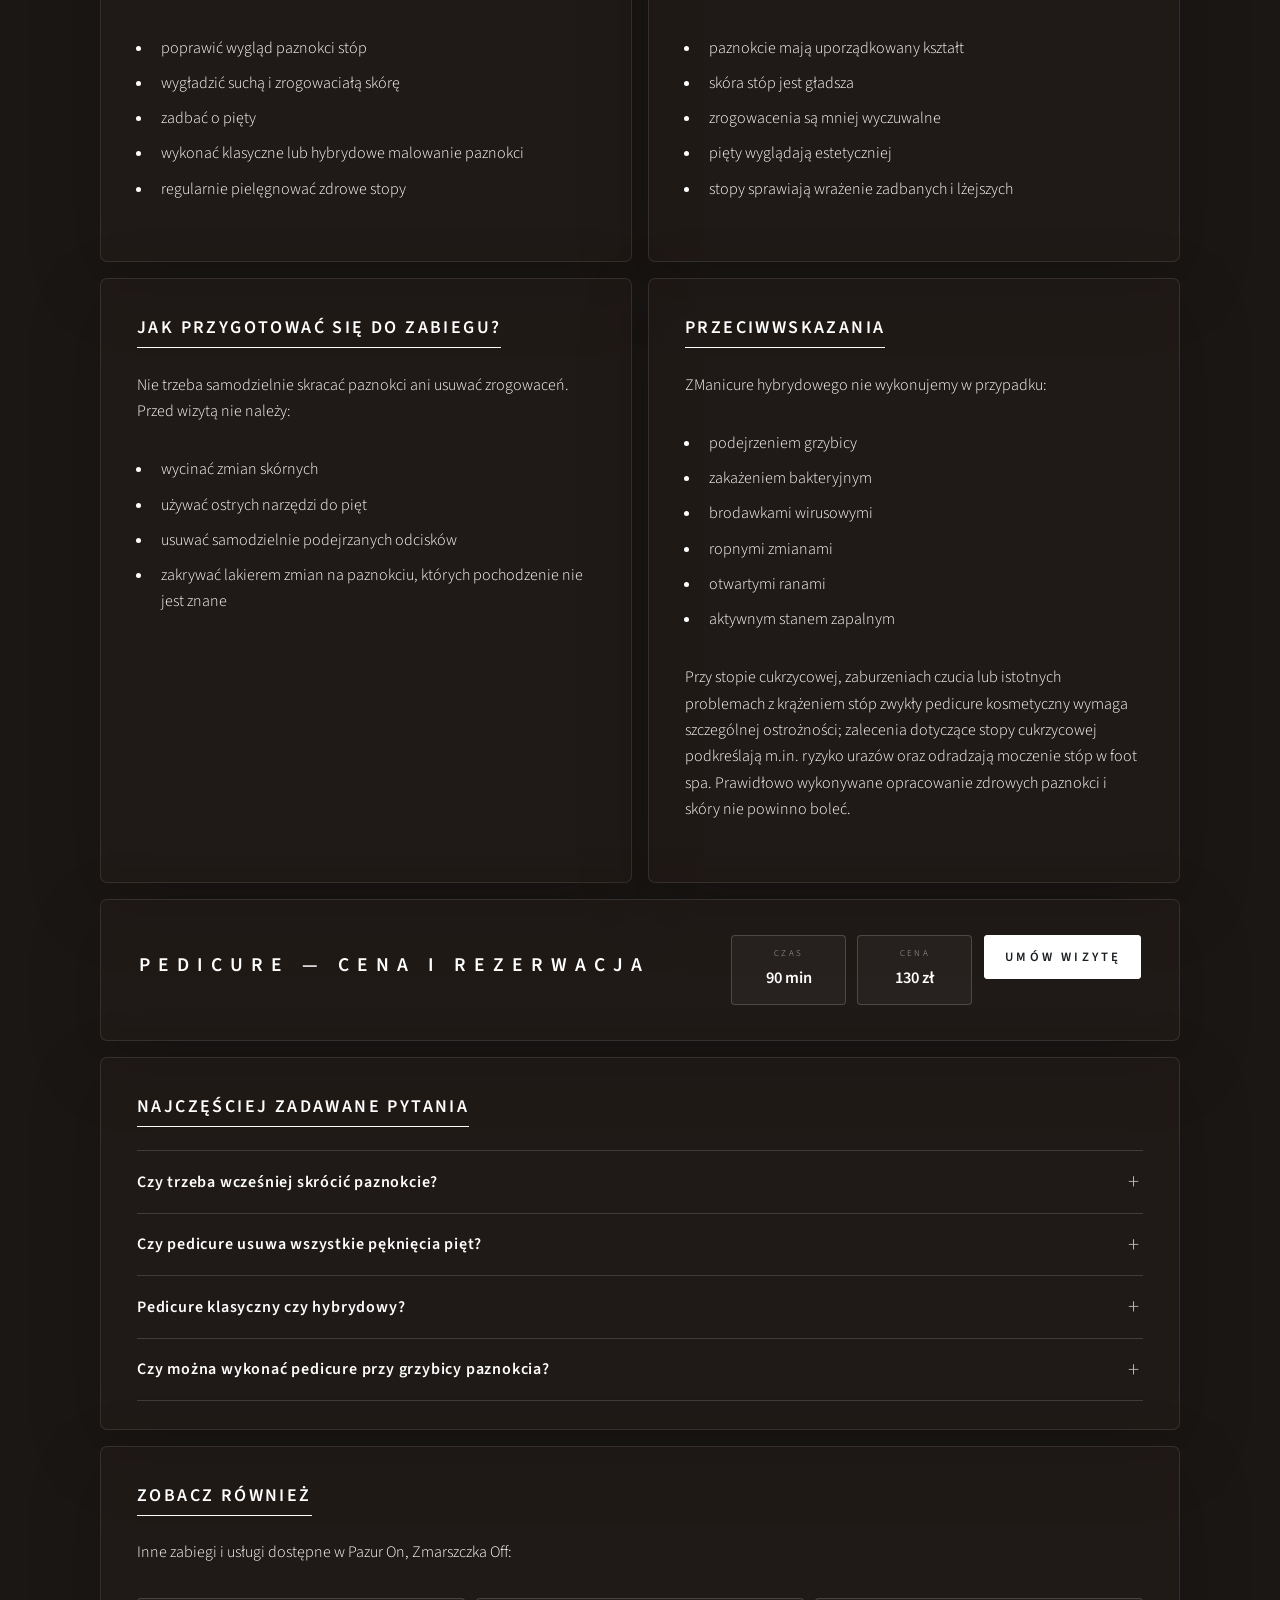
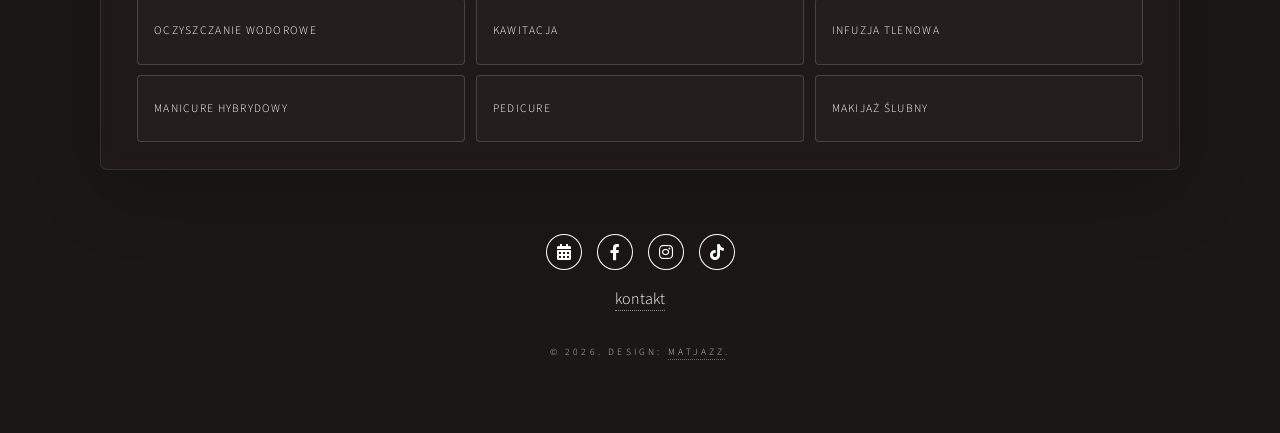
<file: pedicure-poznan.html>
<!DOCTYPE HTML>
<html lang="pl">
<head>
	<meta charset="utf-8" />
	<meta name="viewport" content="width=device-width, initial-scale=1, user-scalable=no" />



	<link rel="icon" type="image/png" sizes="32x32" href="../favicon-96x96.png" />
	<link rel="icon" type="image/png" sizes="16x16" href="../favicon.png" />
	<link rel="apple-touch-icon" sizes="180x180" href="../apple-touch-icon.png" />


      <title>Pedicure Poznań | Pazur On, Zmarszczka Off</title>

<meta name="description" content="Pedicure w Poznaniu. Pielęgnacja stóp i paznokci oraz estetyczne wykończenie. Sprawdź ofertę i umów wizytę." />

<meta name="robots" content="index,follow,max-image-preview:large" />

<link rel="canonical" href="https://pazuron.pages.dev/pedicure-poznan.html" />


<meta property="og:type" content="website" />
<meta property="og:locale" content="pl_PL" />
<meta property="og:site_name" content="Pazur On, Zmarszczka Off" />
<meta property="og:url" content="https://pazuron.pages.dev/pedicure-poznan.html" />
<meta property="og:title" content="Pedicure w Poznaniu | Pazur On, Zmarszczka Off" />
<meta property="og:description" content="Pedicure w Poznaniu – kompleksowa pielęgnacja stóp i paznokci oraz estetyczne wykończenie." />
<meta property="og:image" content="https://pazuron.pages.dev/images/pedicure.png" />
<meta property="og:image:alt" content="Pedicure w Poznaniu — Pazur On, Zmarszczka Off" />


<meta name="twitter:card" content="summary_large_image" />
<meta name="twitter:title" content="Pedicure w Poznaniu" />
<meta name="twitter:description" content="Pedicure w Poznaniu – pielęgnacja stóp i paznokci dla zadbanego i estetycznego efektu." />
<meta name="twitter:image" content="https://pazuron.pages.dev/images/pedicure.png" />


<script type="application/ld+json">
{
  "@context": "https://schema.org",
  "@graph": [
    {
      "@type": "BeautySalon",
      "@id": "https://pazuron.pages.dev/#salon",
      "name": "Pazur On, Zmarszczka Off",
      "url": "https://pazuron.pages.dev/",
      "email": "pazuronzmarszczkaoff@gmail.com",
      "address": {
        "@type": "PostalAddress",
        "streetAddress": "ul. Dąbrowskiego 181",
        "postalCode": "60-594",
        "addressLocality": "Poznań",
        "addressCountry": "PL"
      },
      "geo": {
        "@type": "GeoCoordinates",
        "latitude": 52.42191509824495,
        "longitude": 16.87125312855821
      }
    },
    {
      "@type": "Service",
      "@id": "https://pazuron.pages.dev/pedicure-poznan.html#service",
      "name": "Pedicure",
      "description": "Pedicure w Poznaniu – pielęgnacja stóp i paznokci oraz estetyczne wykończenie.",
      "url": "https://pazuron.pages.dev/pedicure-poznan.html",
      "areaServed": {
        "@type": "City",
        "name": "Poznań"
      },
      "provider": {
        "@id": "https://pazuron.pages.dev/#salon"
      }
    },
    {
      "@type": "BreadcrumbList",
      "itemListElement": [
        {
          "@type": "ListItem",
          "position": 1,
          "name": "Strona główna",
          "item": "https://pazuron.pages.dev/"
        },
        {
          "@type": "ListItem",
          "position": 2,
          "name": "Menu rytuałów",
          "item": "https://pazuron.pages.dev/#about"
        },
        {
          "@type": "ListItem",
          "position": 3,
          "name": "Pedicure",
          "item": "https://pazuron.pages.dev/pedicure-poznan.html"
        }
      ]
    }
  ]
}
</script>



	<link rel="stylesheet" href="../assets/css/main.css" />
	<noscript><link rel="stylesheet" href="../assets/css/noscript.css" /></noscript>

	<style>
	

		html {
			scroll-behavior: smooth;
			background: #1b1715;
		}

		body.service-page {
			overflow-x: hidden !important;
			overflow-y: auto !important;
			min-height: 100vh;
			background: transparent;
		}

		body.service-page:before {
			display: none !important;
		}


		#bg {
			position: fixed;
			inset: 0;
			z-index: -3;
			width: 100%;
			height: 100%;
			background:
				linear-gradient(rgba(19,16,14,0.32), rgba(19,16,14,0.52)),
				url("../images/bg.jpg") center center / cover no-repeat;
			transform: scale(1.08);
		}

		#bg:after {
			content: "";
			position: absolute;
			inset: 0;
			background-image: url("../images/overlay.png");
			background-repeat: repeat;
			opacity: 0.23;
			pointer-events: none;
		}


		#cursor-glow, #cursor-dot { display: none; }

		@media (pointer: fine) {
			#cursor-glow {
				display: block;
				position: fixed;
				width: 380px;
				height: 380px;
				border-radius: 50%;
				background: radial-gradient(circle, rgba(210,165,120,0.14) 0%, transparent 68%);
				pointer-events: none;
				transform: translate(-50%,-50%);
				z-index: 9999;
				mix-blend-mode: screen;
				will-change: left, top;
			}

			#cursor-dot {
				display: block;
				position: fixed;
				width: 9px;
				height: 9px;
				border-radius: 50%;
				background: rgba(220,185,150,0.9);
				pointer-events: none;
				transform: translate(-50%,-50%);
				z-index: 10000;
				transition:
					transform 0.12s cubic-bezier(0.34,1.56,0.64,1),
					background 0.2s,
					width 0.2s,
					height 0.2s;
				box-shadow: 0 0 14px 4px rgba(220,185,150,0.45);
			}

			#cursor-dot.hover {
				width: 40px;
				height: 40px;
				background: rgba(255,200,140,0.18);
				border: 1px solid rgba(255,200,140,0.55);
				box-shadow: 0 0 20px 6px rgba(220,185,150,0.3);
			}
		}


		#gl-canvas {
			position: fixed;
			inset: 0;
			width: 100%;
			height: 100%;
			pointer-events: none;
			z-index: 0;
			opacity: 0.38;
		}

		#particles-canvas {
			position: fixed;
			inset: 0;
			width: 100%;
			height: 100%;
			pointer-events: none;
			z-index: 1;
			opacity: 0.5;
		}

		#splash-canvas {
			position: fixed;
			inset: 0;
			width: 100%;
			height: 100%;
			pointer-events: none;
			z-index: 9998;
		}

		.service-layout {
			position: relative;
			z-index: 3;
			width: min(1080px, calc(100% - 2rem));
			margin: 0 auto;
			padding: 1.25rem 0 4rem;
		}



		.service-topbar {
			display: flex;
			align-items: center;
			justify-content: space-between;
			gap: 1rem;
			padding: 0.8rem 0 1.4rem;
		}

		.brand-link {
			display: inline-flex;
			align-items: center;
			gap: 0.85rem;
			border: 0;
			text-decoration: none;
		}

		.brand-logo {
			width: 3.25rem;
			height: 3.25rem;
			border: 1px solid rgba(255,255,255,0.85);
			border-radius: 50%;
			display: inline-flex;
			align-items: center;
			justify-content: center;
			transition: transform 0.65s cubic-bezier(0.34,1.56,0.64,1);
			transform-style: preserve-3d;
		}

		.brand-link:hover .brand-logo {
			transform: rotate(180deg) scale(1.12);
		}

		.brand-text {
			font-size: 0.72rem;
			font-weight: 600;
			line-height: 1.25;
			letter-spacing: 0.17rem;
			text-transform: uppercase;
		}


		.top-nav-placeholder {
			flex: 0 1 33rem;
			min-width: 20rem;
			min-height: 2.65rem;
		}



		.breadcrumbs {
			margin: 0 0 1rem;
			font-size: 0.72rem;
			letter-spacing: 0.07rem;
			opacity: 0.82;
		}

		.breadcrumbs span {
			margin: 0 0.45rem;
			opacity: 0.55;
		}



		.glass-panel {
			background: rgba(43,36,32,0.3);
			border: 1px solid rgba(255,255,255,0.10);
			border-radius: 7px;
			box-shadow: 0 22px 75px rgba(0,0,0,0.2);
			backdrop-filter: blur(7px);
		}


		.service-hero {
			padding: 3.5rem 3.25rem 3rem;
			overflow: hidden;
			animation: articleReveal 0.62s cubic-bezier(0.23,1,0.32,1) both;
		}

		.eyebrow {
			margin: 0 0 0.8rem;
			font-size: 0.68rem;
			letter-spacing: 0.18rem;
			text-transform: uppercase;
			opacity: 0.72;
		}

		.service-hero h1 {
			margin-bottom: 0.9rem;
			font-size: clamp(2.1rem, 5vw, 3.8rem);
			line-height: 1.08;
			letter-spacing: 0.12rem;
			background: linear-gradient(
				90deg,
				#fff 0%,
				#fff 30%,
				rgba(255,225,175,1) 50%,
				#fff 70%,
				#fff 100%
			);
			background-size: 220% auto;
			-webkit-background-clip: text;
			-webkit-text-fill-color: transparent;
			background-clip: text;
			animation: shimmerText 5s linear infinite;
		}

		.service-lead {
			max-width: 800px;
			font-size: 1.08rem;
			line-height: 1.8;
			opacity: 0.94;
		}

		.hero-grid {
			display: grid;
			grid-template-columns: minmax(0,1.55fr) minmax(230px,0.75fr);
			gap: 1rem;
			margin-top: 2rem;
		}

		.hero-image {
			min-height: 370px;
			overflow: hidden;
			border-radius: 6px;
		}

		.hero-image img {
			display: block;
			width: 100%;
			height: 100%;
			min-height: 370px;
			object-fit: cover;
			transform: scale(1.05);
			transition: transform 0.5s ease;
		}

		.hero-image:hover img {
			transform: scale(1.085);
		}

		.quick-facts {
			display: grid;
			grid-template-columns: 1fr;
			gap: 0.75rem;
		}

		.fact {
			display: flex;
			flex-direction: column;
			justify-content: center;
			min-height: 105px;
			padding: 1rem 1.15rem;
			border: 1px solid rgba(255,255,255,0.18);
			border-radius: 6px;
			background: rgba(255,255,255,0.035);
			transition: transform 0.25s, box-shadow 0.25s;
		}

		.fact:hover {
			transform: translateY(-3px);
			box-shadow: 0 0 30px rgba(200,160,100,0.08);
		}

		.fact-label {
			font-size: 0.58rem;
			letter-spacing: 0.16rem;
			text-transform: uppercase;
			opacity: 0.6;
		}

		.fact-value {
			margin-top: 0.3rem;
			font-size: 1.08rem;
			font-weight: 600;
		}

		/* TREŚĆ */
		.info-grid {
			display: grid;
			grid-template-columns: 1fr 1fr;
			gap: 1rem;
			margin-top: 1rem;
		}

		.info-card {
			padding: 2.25rem 2.25rem 1.7rem;
			transition: transform 0.35s cubic-bezier(0.23,1,0.32,1), box-shadow 0.3s, border-color 0.3s;
		}

		.info-card:hover {
			transform: translateY(-3px);
			border-color: rgba(255,215,160,0.23);
			box-shadow: 0 24px 65px rgba(0,0,0,0.21), 0 0 35px rgba(200,160,100,0.055);
		}

		.info-card.full {
			grid-column: 1 / -1;
		}

		.info-card h2 {
			display: inline-block;
			margin-bottom: 1.45rem;
			padding-bottom: 0.45rem;
			border-bottom: 1px solid #fff;
			font-size: 1.12rem;
			letter-spacing: 0.15rem;
		}

		.info-card li {
			margin-bottom: 0.55rem;
		}

		/* CTA */
		.booking-panel {
			margin-top: 1rem;
			padding: 2.2rem 2.35rem;
			display: grid;
			grid-template-columns: minmax(0,1fr) auto;
			gap: 1.5rem;
			align-items: center;
		}

		.booking-panel h2 {
			margin-bottom: 0.55rem;
			font-size: 1.22rem;
		}

		.booking-panel p {
			margin-bottom: 0;
		}

		.booking-actions {
			display: flex;
			gap: 0.7rem;
			align-items: stretch;
			flex-wrap: wrap;
			justify-content: flex-end;
		}

		.price-chip {
			min-width: 115px;
			padding: 0.7rem 0.9rem;
			text-align: center;
			border: 1px solid rgba(255,255,255,0.18);
			border-radius: 4px;
			background: rgba(255,255,255,0.035);
		}

		.price-chip small {
			display: block;
			font-size: 0.56rem;
			letter-spacing: 0.14rem;
			text-transform: uppercase;
			opacity: 0.62;
		}

		.price-chip strong {
			display: block;
			margin-top: 0.2rem;
			font-size: 1.03rem;
		}

		/* FAQ */
		.faq-item {
			border-top: 1px solid rgba(255,255,255,0.15);
		}

		.faq-item:last-child {
			border-bottom: 1px solid rgba(255,255,255,0.15);
		}

		.faq-item summary {
			position: relative;
			padding: 1.1rem 2.5rem 1.1rem 0;
			cursor: pointer;
			list-style: none;
			font-weight: 600;
			letter-spacing: 0.05rem;
		}

		.faq-item summary::-webkit-details-marker {
			display: none;
		}

		.faq-item summary::after {
			content: '+';
			position: absolute;
			right: 0.2rem;
			top: 50%;
			transform: translateY(-50%);
			font-size: 1.45rem;
			font-weight: 300;
			opacity: 0.72;
			transition: transform 0.25s;
		}

		.faq-item[open] summary::after {
			transform: translateY(-50%) rotate(45deg);
		}

		.faq-answer {
			padding: 0 2rem 0.15rem 0;
		}

		/* LINKI DO RESZTY OFERTY */
		.related-grid {
			display: grid;
			grid-template-columns: repeat(3, 1fr);
			gap: 0.65rem;
			margin-top: 1rem;
		}

		.related-grid a {
			display: flex;
			align-items: center;
			min-height: 4.2rem;
			padding: 0.8rem 1rem;
			border: 1px solid rgba(255,255,255,0.16);
			border-radius: 4px;
			background: rgba(255,255,255,0.025);
			font-size: 0.72rem;
			line-height: 1.4;
			letter-spacing: 0.08rem;
			text-transform: uppercase;
			transition: transform 0.25s, background 0.2s, border-color 0.2s;
		}

		.related-grid a:hover {
			transform: translateY(-2px);
			background: rgba(255,255,255,0.07);
			border-color: rgba(255,215,160,0.34);
		}

		/* STOPKA */
		.service-footer {
			position: relative;
			z-index: 3;
			padding: 2rem 0 0.5rem;
			text-align: center;
		}

		.service-footer .icons {
			margin-bottom: 1rem;
		}

		.service-footer .icons li a {
			transition: transform 0.28s cubic-bezier(0.34,1.56,0.64,1), color 0.25s;
		}

		.service-footer .icons li a:hover {
			transform: translateY(-6px) scale(1.2);
		}

		/* REVEAL */
		.reveal {
			opacity: 0;
			transform: translateY(28px);
			transition: opacity 0.55s ease, transform 0.55s cubic-bezier(0.23,1,0.32,1);
		}

		.reveal.visible {
			opacity: 1;
			transform: translateY(0);
		}

		@keyframes shimmerText {
			from { background-position: 220% center; }
			to { background-position: -220% center; }
		}

		@keyframes articleReveal {
			from {
				opacity: 0;
				transform: translateY(32px) scale(0.97);
				filter: blur(5px);
			}
			to {
				opacity: 1;
				transform: translateY(0) scale(1);
				filter: blur(0);
			}
		}

		@media screen and (max-width: 900px) {
			.hero-grid {
				grid-template-columns: 1fr;
			}

			.quick-facts {
				grid-template-columns: repeat(3, 1fr);
			}

			.booking-panel {
				grid-template-columns: 1fr;
			}

			.booking-actions {
				justify-content: flex-start;
			}

			.related-grid {
				grid-template-columns: repeat(2, 1fr);
			}
		}





		
	@media screen and (max-width: 736px) {
    .service-layout {
        width: min(100% - 1.1rem, 1080px);
    }

    .service-topbar {
        flex-direction: column;
        align-items: flex-start;
        gap: 0;
        padding-bottom: 0.7rem;
    }

    .top-nav-placeholder {
        display: none;
    }

    .service-hero {
        padding: 2.35rem 1.45rem 1.6rem;
    }

    .service-hero h1 {
        font-size: clamp(1.85rem, 9vw, 2.8rem);
        letter-spacing: 0.08rem;
    }

    .hero-image,
    .hero-image img {
        min-height: 260px;
    }

    .quick-facts {
        grid-template-columns: 1fr;
    }

    .info-grid {
        grid-template-columns: 1fr;
    }

    .info-card,
    .booking-panel {
        padding: 1.65rem 1.4rem 1.2rem;
    }

    .info-card.full {
        grid-column: auto;
    }

    .related-grid {
        grid-template-columns: 1fr;
    }
}

			








		
		@media (prefers-reduced-motion: reduce) {
			html { scroll-behavior: auto; }

			*,
			*::before,
			*::after {
				animation-duration: 0.01ms !important;
				animation-iteration-count: 1 !important;
				transition-duration: 0.01ms !important;
			}

			.reveal {
				opacity: 1;
				transform: none;
			}
		}
	</style>
</head>

<body class="service-page">

	<div id="bg" aria-hidden="true"></div>
	<div id="cursor-glow" aria-hidden="true"></div>
	<div id="cursor-dot" aria-hidden="true"></div>
	<canvas id="gl-canvas" aria-hidden="true"></canvas>
	<canvas id="particles-canvas" aria-hidden="true"></canvas>
	<canvas id="splash-canvas" aria-hidden="true"></canvas>

	<div class="service-layout">

		<header class="service-topbar">
			<a class="brand-link" href="../" aria-label="Pazur On, Zmarszczka Off — strona główna">
				<span class="brand-logo" id="logo-tilt">
					<span class="icon solid fa-yin-yang" aria-hidden="true"></span>
				</span>
				<span class="brand-text">Pazur On,<br />Zmarszczka Off</span>
			</a>

			<div class="top-nav-placeholder" aria-hidden="true"></div>
		</header>

		<nav class="breadcrumbs" aria-label="Nawigacja okruszkowa">
			<a href="../">Strona główna</a>
			<span aria-hidden="true">›</span>
			<a href="../#about">Menu rytuałów</a>
			<span aria-hidden="true">›</span>
			
		</nav>

		<main>

			
			<section class="glass-panel service-hero">
				<p class="eyebrow">Pielęgnacja stóp · Poznań</p>

				<h1>Pedicure</h1>

				

				<div class="hero-grid">
					<div class="hero-image">
						<img
							src="../images/pedicure.png"
							alt="Pazur On, Zmarszczka Off — Pedicure w Poznaniu"
							width="1200"
							height="800"
							decoding="async"
						/>
					</div>

					<div class="quick-facts" aria-label="Najważniejsze informacje">
						<div class="fact">
							<span class="fact-label">Czas</span>
							<span class="fact-value" data-usluga-czas></span>
						</div>

						<div class="fact">
							<span class="fact-label">Cena</span>
							<span class="fact-value" data-usluga-cena></span>
						</div>

						
					</div>
				</div>
			</section>


			<div class="info-grid">

				<section class="glass-panel info-card reveal">
					<h2>Na czym polega pedicure?</h2>
<p>Pedicure to pielęgnacja paznokci i skóry stóp. W zależności od wybranego wariantu obejmuje opracowanie paznokci, skórek oraz zrogowaciałego naskórka podeszwy i pięt.</p>
<p>W naszym salonie skóra stóp może być opracowywana systemem Pododisc, a zabieg uzupełniony odżywką, klasycznym lakierem albo stylizacją hybrydową.</p>
<p>Pedicure kosmetyczny nie jest leczeniem chorób stóp i nie zastępuje zabiegu podologicznego.</p>

				</section>

				<section class="glass-panel info-card reveal">
					<h2>Jak wygląda zabieg?</h2>
					<p>Wizyta obejmuje zazwyczaj:</p>

<li>przygotowanie i oczyszczenie stóp</li>
<li>skrócenie i nadanie kształtu paznokciom</li>
<li>opracowanie skórek</li>
<li>wygładzenie zrogowaciałej skóry pięt i podeszwy</li>
<li>pielęgnację skóry</li>
<li>malowanie paznokci</li>

						
					</ol>
				</section>



				<section class="glass-panel info-card reveal">
					<h2>Dla kogo jest przeznaczony?</h2>
					<p>Dla osób, które chcą:</p>
					<ul>


						<li>poprawić wygląd paznokci stóp</li>
<li>wygładzić suchą i zrogowaciałą skórę</li>
<li>zadbać o pięty</li>
<li>wykonać klasyczne lub hybrydowe malowanie paznokci</li>
<li>regularnie pielęgnować zdrowe stopy</li>


				

					</ul>
				</section>

				<section class="glass-panel info-card reveal">
					<h2>Jakich efektów można się spodziewać?</h2>
					<p>Po pedicure:</p>
					<ul>


						<li>paznokcie mają uporządkowany kształt</li>
<li>skóra stóp jest gładsza</li>
<li>zrogowacenia są mniej wyczuwalne</li>
<li>pięty wyglądają estetyczniej</li>
<li>stopy sprawiają wrażenie zadbanych i lżejszych</li>


				</section>

				<section class="glass-panel info-card reveal">
					<h2>Jak przygotować się do zabiegu?</h2>
				<p>Nie trzeba samodzielnie skracać paznokci ani usuwać zrogowaceń.<br>Przed wizytą nie należy:</p>
					<ul>

						<li>wycinać zmian skórnych</li>
<li>używać ostrych narzędzi do pięt</li>
<li>usuwać samodzielnie podejrzanych odcisków</li>
<li>zakrywać lakierem zmian na paznokciu, których pochodzenie nie jest znane</li>
						

					</ul>

				</section>

				<section class="glass-panel info-card reveal">
					<h2>Przeciwwskazania</h2>
					<p>ZManicure hybrydowego nie wykonujemy w przypadku:</p>
					<ul>

						<li>podejrzeniem grzybicy</li>
<li>zakażeniem bakteryjnym</li>
<li>brodawkami wirusowymi</li>
<li>ropnymi zmianami</li>
<li>otwartymi ranami</li>
<li>aktywnym stanem zapalnym</li>
					</ul>

					<p>Przy stopie cukrzycowej, zaburzeniach czucia lub istotnych problemach z krążeniem stóp zwykły pedicure kosmetyczny wymaga szczególnej ostrożności; zalecenia dotyczące stopy cukrzycowej podkreślają m.in. ryzyko urazów oraz odradzają moczenie stóp w foot spa. Prawidłowo wykonywane opracowanie zdrowych paznokci i skóry nie powinno boleć.
</p>



				</section>

			</div>

			<section class="glass-panel booking-panel reveal">
				<div>
					<h2>Pedicure — cena i rezerwacja</h2>
					
				</div>

				<div class="booking-actions">
					<div class="price-chip">
						<small>Czas</small>
						<strong data-usluga-czas></strong>
					</div>

					<div class="price-chip">
						<small>Cena</small>
						<strong data-usluga-cena></strong>
					</div>
<a class="button primary" href="../#contact">
						Umów wizytę
					</a>
				</div>
			</section>


			<section class="glass-panel info-card full reveal" style="margin-top:1rem;">
				<h2>Najczęściej zadawane pytania</h2>

				<details class="faq-item">
					<summary>Czy trzeba wcześniej skrócić paznokcie?</summary>
					<div class="faq-answer"><p>Nie. Najlepiej pozostawić ich długość do oceny podczas zabiegu.
</p></div>
				</details>

				<details class="faq-item">
					<summary>Czy pedicure usuwa wszystkie pęknięcia pięt?</summary>
					<div class="faq-answer"><p>Może znacząco wygładzić skórę, ale głębokie pęknięcia, stan zapalny lub problemy podologiczne mogą wymagać innego postępowania.

					</p></div>
				</details>

				<details class="faq-item">
					<summary>Pedicure klasyczny czy hybrydowy?</summary>
					<div class="faq-answer"><p>Różnica dotyczy przede wszystkim sposobu wykończenia paznokci. Lakier tradycyjny wysycha naturalnie, a hybrydowy utwardzany jest w lampie i zwykle utrzymuje się dłużej.

					</p></div>
				</details>

				<details class="faq-item">
					<summary>Czy można wykonać pedicure przy grzybicy paznokcia?</summary>
					<div class="faq-answer"><p>Podejrzanej zmiany nie powinno się przykrywać stylizacją kosmetyczną. Najpierw trzeba ustalić, czym rzeczywiście jest zmiana.</p></div>
				</details>

				
			</section>


					<section class="glass-panel info-card full reveal" style="margin-top:1rem;">
				<h2>Zobacz również</h2>
				<p>Inne zabiegi i usługi dostępne w Pazur On, Zmarszczka Off:</p>

				<nav class="related-grid" aria-label="Pozostałe zabiegi i usługi">
					<a href="../oczyszczanie-wodorowe.html">Oczyszczanie wodorowe</a>
					<a href="../kawitacja-poznan.html">Kawitacja</a>
					<a href="../infuzja-tlenowa-poznan.html">Infuzja tlenowa</a>
					<a href="../manicure-hybrydowy-poznan.html">Manicure hybrydowy</a>
					<a href="../pedicure-poznan.html">Pedicure</a>
					<a href="../makijaz-slubny-poznan.html">Makijaż ślubny</a>

				</nav>
			</section>



		</main>


		<footer id="footer" class="service-footer">

			<ul class="icons">
				<li>
					<a href="https://booksy.com/pl-pl/355173_pazur-on-zmarszczka-off_salon-kosmetyczny_15608_poznan#ba_s=sh_1" class="icon solid fa-calendar-alt">
						<span class="label">Umów wizytę</span>
					</a>
				</li>
				<li>
					<a href="https://facebook.com/profile.php?id=61590422836386" class="icon brands fa-facebook-f" target="_blank" rel="noopener noreferrer">
						<span class="label">Facebook</span>
					</a>
				</li>
				<li>
					<a href="https://www.instagram.com/pazuron.zmarszczkaoff/" class="icon brands fa-instagram" target="_blank" rel="noopener noreferrer">
						<span class="label">Instagram</span>
					</a>
				</li>
				<li>
					<a href="https://tiktok.com/@zmarszczkaoff" class="icon brands fa-tiktok" target="_blank" rel="noopener noreferrer">
						<span class="label">Tik-Tok</span>
					</a>
				</li>
			</ul>

			<p>
				<a href="mailto:pazuronzmarszczkaoff@gmail.com">kontakt</a>
			</p>

			<p class="copyright">
				&copy; 2026. Design:
				<a href="mailto:mat.jazwiec@gmail.com">MatJazz</a>.
			</p>
		</footer>

	</div>


	
	<script src="../assets/js/uslugi.js"></script>
	<script>
	(function () {
		'use strict';

		if (
			typeof uslugi === 'undefined' ||
			!uslugi.pedicure
		) {
			console.error('Brak danych uslugi.pedicure w ../assets/js/uslugi.js');
			return;
		}

		const daneUslugi = uslugi.pedicure;

		document.querySelectorAll('[data-usluga-czas]').forEach(function (element) {
			element.textContent = daneUslugi.czas + ' min';
		});

		document.querySelectorAll('[data-usluga-cena]').forEach(function (element) {
			element.textContent = daneUslugi.cena + ' zł';
		});


		const schemaElement = document.getElementById('seo-structured-data');

		if (schemaElement) {
			try {
				const schema = JSON.parse(schemaElement.textContent);
				const service = schema['@graph'].find(function (item) {
					return item['@type'] === 'Service';
				});

				if (service && service.offers) {
					service.offers.price = String(daneUslugi.cena);
					schemaElement.textContent = JSON.stringify(schema, null, 2);
				}
			} catch (error) {
				console.error('Nie udało się zaktualizować ceny w Schema.org:', error);
			}
		}
	})();
	</script>



	<script>
	(function(){
		'use strict';

		var RM = window.matchMedia('(prefers-reduced-motion: reduce)').matches;
		var isMobile = window.matchMedia('(pointer: coarse)').matches;
		var W = window.innerWidth;
		var H = window.innerHeight;

		window.addEventListener('resize', function(){
			W = window.innerWidth;
			H = window.innerHeight;
		}, {passive:true});


		(function(){
			if (RM) return;

			var canvas = document.getElementById('gl-canvas');
			var gl = canvas.getContext('webgl') || canvas.getContext('experimental-webgl');

			if (!gl) {
				canvas.style.display = 'none';
				return;
			}

			var ux = 0.5, uy = 0.5;
			var sx = 0.5, sy = 0.5;

			var VS = 'attribute vec2 p; void main(){ gl_Position=vec4(p,0,1); }';
			var FS = [
				'precision mediump float;',
				'uniform float t;',
				'uniform vec2 u;',
				'uniform vec2 res;',
				'void main(){',
				'  vec2 uv = gl_FragCoord.xy / res;',
				'  float d = distance(uv, u);',
				'  float wave = sin(uv.x*6.0 + t*0.55 + uv.y*4.0)*0.5+0.5;',
				'  float wave2= sin(uv.y*5.0 - t*0.4 + uv.x*3.5)*0.5+0.5;',
				'  float glow = 0.18 / (d + 0.35);',
				'  vec3 col = mix(vec3(0.08,0.05,0.02), vec3(0.28,0.18,0.08), wave*wave2);',
				'  col += vec3(0.32,0.18,0.06) * glow * 0.55;',
				'  gl_FragColor = vec4(col, 1.0);',
				'}'
			].join('\n');

			function mkShader(type, src){
				var shader = gl.createShader(type);
				gl.shaderSource(shader, src);
				gl.compileShader(shader);
				return shader;
			}

			var program = gl.createProgram();
			gl.attachShader(program, mkShader(gl.VERTEX_SHADER, VS));
			gl.attachShader(program, mkShader(gl.FRAGMENT_SHADER, FS));
			gl.linkProgram(program);
			gl.useProgram(program);

			var buffer = gl.createBuffer();
			gl.bindBuffer(gl.ARRAY_BUFFER, buffer);
			gl.bufferData(
				gl.ARRAY_BUFFER,
				new Float32Array([-1,-1, 1,-1, -1,1, 1,1]),
				gl.STATIC_DRAW
			);

			var pLoc = gl.getAttribLocation(program, 'p');
			gl.enableVertexAttribArray(pLoc);
			gl.vertexAttribPointer(pLoc, 2, gl.FLOAT, false, 0, 0);

			var uT = gl.getUniformLocation(program, 't');
			var uU = gl.getUniformLocation(program, 'u');
			var uRes = gl.getUniformLocation(program, 'res');

			function resize(){
				canvas.width = window.innerWidth;
				canvas.height = window.innerHeight;
				gl.viewport(0, 0, canvas.width, canvas.height);
			}

			window.addEventListener('resize', resize, {passive:true});
			resize();

			var t0 = performance.now();

			function draw(ts){
				var t = (ts - t0) * 0.001;

				sx += (ux - sx) * 0.04;
				sy += (uy - sy) * 0.04;

				gl.uniform1f(uT, t);
				gl.uniform2f(uU, sx, 1.0 - sy);
				gl.uniform2f(uRes, canvas.width, canvas.height);
				gl.drawArrays(gl.TRIANGLE_STRIP, 0, 4);

				requestAnimationFrame(draw);
			}

			requestAnimationFrame(draw);

			document.addEventListener('mousemove', function(e){
				ux = e.clientX / W;
				uy = e.clientY / H;
			}, {passive:true});

			window.addEventListener('deviceorientation', function(e){
				if (e.beta === null) return;

				ux = Math.min(1, Math.max(0, (e.gamma + 45) / 90));
				uy = Math.min(1, Math.max(0, (e.beta - 10) / 70));
			}, {passive:true});
		})();


		(function(){
			if (RM) return;

			var canvas = document.getElementById('particles-canvas');
			var ctx = canvas.getContext('2d');
			var COUNT = isMobile ? 28 : 55;
			var rmx = W / 2;
			var rmy = H / 2;
			var particles = [];

			function resize(){
				canvas.width = W;
				canvas.height = H;
			}

			window.addEventListener('resize', resize, {passive:true});
			resize();

			function P(){
				this.reset(true);
			}

			P.prototype.reset = function(scatter){
				this.x = Math.random() * W;
				this.y = scatter ? Math.random() * H : H + 5;
				this.r = Math.random() * 1.7 + 0.4;
				this.vx = (Math.random() - 0.5) * 0.22;
				this.vy = -(Math.random() * 0.32 + 0.08);
				this.life = Math.random();
				this.decay = Math.random() * 0.011 + 0.003;
				this.phase = Math.random() * Math.PI * 2;
			};

			P.prototype.step = function(){
				this.x += this.vx + Math.sin(this.phase + Date.now() * 0.0005) * 0.15;
				this.y += this.vy;
				this.life -= this.decay;

				if (!isMobile) {
					var dx = this.x - rmx;
					var dy = this.y - rmy;
					var d = Math.sqrt(dx * dx + dy * dy);

					if (d < 90 && d > 0) {
						var f = (90 - d) / 90;
						this.x += (dx / d) * f * 1.1;
						this.y += (dy / d) * f * 1.1;
					}
				}

				if (this.life <= 0 || this.y < -8) {
					this.reset(false);
				}
			};

			for (var i = 0; i < COUNT; i++) {
				particles.push(new P());
			}

			if (!isMobile) {
				document.addEventListener('mousemove', function(e){
					rmx = e.clientX;
					rmy = e.clientY;
				}, {passive:true});
			}

			function draw(){
				ctx.clearRect(0, 0, W, H);

				for (var i = 0; i < particles.length; i++) {
					var p = particles[i];
					p.step();

					var a = Math.max(0, Math.min(1, p.life * 2.5));

					ctx.beginPath();
					ctx.arc(p.x, p.y, p.r, 0, Math.PI * 2);
					ctx.fillStyle = 'rgba(220,185,140,' + (a * 0.68) + ')';
					ctx.fill();
				}

				requestAnimationFrame(draw);
			}

			draw();
		})();


		(function(){
			if (RM) return;

			var canvas = document.getElementById('splash-canvas');
			var ctx = canvas.getContext('2d');
			var bursts = [];

			function resize(){
				canvas.width = W;
				canvas.height = H;
			}

			window.addEventListener('resize', resize, {passive:true});
			resize();

			function Burst(x, y){
				this.particles = [];

				for (var i = 0; i < 22; i++) {
					var angle = Math.random() * Math.PI * 2;
					var speed = Math.random() * 3.5 + 1;

					this.particles.push({
						x: x,
						y: y,
						vx: Math.cos(angle) * speed,
						vy: Math.sin(angle) * speed,
						r: Math.random() * 2.8 + 1,
						life: 1
					});
				}
			}

			Burst.prototype.step = function(){
				var alive = false;

				this.particles.forEach(function(p){
					p.x += p.vx;
					p.y += p.vy;
					p.vy += 0.06;
					p.vx *= 0.96;
					p.vy *= 0.96;
					p.life -= 0.032;

					if (p.life > 0) alive = true;
				});

				return alive;
			};

			Burst.prototype.draw = function(){
				this.particles.forEach(function(p){
					if (p.life <= 0) return;

					ctx.beginPath();
					ctx.arc(p.x, p.y, p.r * p.life, 0, Math.PI * 2);
					ctx.fillStyle = 'rgba(255,200,130,' + (p.life * 0.85) + ')';
					ctx.fill();
				});
			};

			document.addEventListener('touchstart', function(e){
				for (var i = 0; i < e.changedTouches.length; i++) {
					var t = e.changedTouches[i];
					bursts.push(new Burst(t.clientX, t.clientY));
				}
			}, {passive:true});

			document.addEventListener('click', function(e){
				if (isMobile) return;
				bursts.push(new Burst(e.clientX, e.clientY));
			});

			function draw(){
				ctx.clearRect(0, 0, W, H);

				bursts = bursts.filter(function(b){
					var alive = b.step();
					b.draw();
					return alive;
				});

				requestAnimationFrame(draw);
			}

			draw();
		})();


		(function(){
			if (RM || isMobile) return;

			var glow = document.getElementById('cursor-glow');
			var dot = document.getElementById('cursor-dot');
			var mx = -999, my = -999, gx = -999, gy = -999;

			document.addEventListener('mousemove', function(e){
				mx = e.clientX;
				my = e.clientY;
				dot.style.left = mx + 'px';
				dot.style.top = my + 'px';
			}, {passive:true});

			(function animGlow(){
				gx += (mx - gx) * 0.07;
				gy += (my - gy) * 0.07;
				glow.style.left = gx + 'px';
				glow.style.top = gy + 'px';
				requestAnimationFrame(animGlow);
			})();

			document.querySelectorAll('a, summary, button').forEach(function(el){
				el.addEventListener('mouseenter', function(){
					dot.classList.add('hover');
				});

				el.addEventListener('mouseleave', function(){
					dot.classList.remove('hover');
				});
			});
		})();


		(function(){
			if (RM) return;

			var logo = document.getElementById('logo-tilt');
			if (!logo) return;

			if (!isMobile) {
				document.addEventListener('mousemove', function(e){
					var r = logo.getBoundingClientRect();
					var dx = (e.clientX - (r.left + r.width / 2)) / W;
					var dy = (e.clientY - (r.top + r.height / 2)) / H;

					logo.style.transform =
						'perspective(280px) rotateY(' + (dx * 26) +
						'deg) rotateX(' + (-dy * 26) + 'deg) scale(1.1)';
				}, {passive:true});
			}

			window.addEventListener('deviceorientation', function(e){
				if (e.beta === null) return;

				var beta = Math.max(-25, Math.min(25, e.beta - 30));
				var gamma = Math.max(-25, Math.min(25, e.gamma));

				logo.style.transform =
					'perspective(280px) rotateX(' + (beta * 0.6) +
					'deg) rotateY(' + (gamma * 0.6) + 'deg) scale(1.08)';
			}, {passive:true});
		})();


		(function(){
			var elements = document.querySelectorAll('.reveal');

			if (RM || !('IntersectionObserver' in window)) {
				elements.forEach(function(el){
					el.classList.add('visible');
				});
				return;
			}

			var observer = new IntersectionObserver(function(entries){
				entries.forEach(function(entry){
					if (entry.isIntersecting) {
						entry.target.classList.add('visible');
						observer.unobserve(entry.target);
					}
				});
			}, {
				threshold: 0.08,
				rootMargin: '0px 0px -40px 0px'
			});

			elements.forEach(function(el, index){
				el.style.transitionDelay = Math.min(index * 0.04, 0.2) + 's';
				observer.observe(el);
			});
		})();

	})();
	</script>

</body>
</html>
</file>
<file: assets/css/noscript.css>
/*
	Dimension by HTML5 UP
	html5up.net | @ajlkn
	Free for personal and commercial use under the CCA 3.0 license (html5up.net/license)
*/

/* BG */

	body.is-preload #bg:before {
		background-color: transparent;
	}

/* Header */

	body.is-preload #header {
		-moz-filter: none;
		-webkit-filter: none;
		-ms-filter: none;
		filter: none;
	}

		body.is-preload #header > * {
			opacity: 1;
		}

		body.is-preload #header .content .inner {
			max-height: none;
			padding: 3rem 2rem;
			opacity: 1;
		}

/* Main */

	#main article {
		opacity: 1;
		margin: 4rem 0 0 0;
	}
</file>
<file: assets/css/main.css>
@import url(fontawesome-all.min.css);
@import url("https://fonts.googleapis.com/css?family=Source+Sans+Pro:300italic,600italic,300,600");

/*
	Dimension by HTML5 UP
	html5up.net | @ajlkn
	Free for personal and commercial use under the CCA 3.0 license (html5up.net/license)
*/

html, body, div, span, applet, object,
iframe, h1, h2, h3, h4, h5, h6, p, blockquote,
pre, a, abbr, acronym, address, big, cite,
code, del, dfn, em, img, ins, kbd, q, s, samp,
small, strike, strong, sub, sup, tt, var, b,
u, i, center, dl, dt, dd, ol, ul, li, fieldset,
form, label, legend, table, caption, tbody,
tfoot, thead, tr, th, td, article, aside,
canvas, details, embed, figure, figcaption,
footer, header, hgroup, menu, nav, output, ruby,
section, summary, time, mark, audio, video {
	margin: 0;
	padding: 0;
	border: 0;
	font-size: 100%;
	font: inherit;
	vertical-align: baseline;}

article, aside, details, figcaption, figure,
footer, header, hgroup, menu, nav, section {
	display: block;}

body {
	line-height: 1;
}

ol, ul {
	list-style: none;
}

blockquote, q {
	quotes: none;
}

	blockquote:before, blockquote:after, q:before, q:after {
		content: '';
		content: none;
	}

table {
	border-collapse: collapse;
	border-spacing: 0;
}

body {
	-webkit-text-size-adjust: none;
}

mark {
	background-color: transparent;
	color: inherit;
}

input::-moz-focus-inner {
	border: 0;
	padding: 0;
}

input, select, textarea {
	-moz-appearance: none;
	-webkit-appearance: none;
	-ms-appearance: none;
	appearance: none;
}

/* Basic */

	@-ms-viewport {
		width: device-width;
	}

	@media screen and (max-width: 480px) {

		html, body {
			min-width: 320px;
		}

	}

	html {
		box-sizing: border-box;
	}

	*, *:before, *:after {
		box-sizing: inherit;
	}

	body {
		background: #D49574;
	}

		body.is-preload *, body.is-preload *:before, body.is-preload *:after {
			-moz-animation: none !important;
			-webkit-animation: none !important;
			-ms-animation: none !important;
			animation: none !important;
			-moz-transition: none !important;
			-webkit-transition: none !important;
			-ms-transition: none !important;
			transition: none !important;
		}

/* Type */

	html {
		font-size: 16pt;
	}

		@media screen and (max-width: 1680px) {

			html {
				font-size: 12pt;
			}

		}

		@media screen and (max-width: 736px) {

			html {
				font-size: 11pt;
			}

		}

		@media screen and (max-width: 360px) {

			html {
				font-size: 10pt;
			}

		}

	body, input, select, textarea {
		color: #ffffff;
		font-family: "Source Sans Pro", sans-serif;
		font-weight: 300;
		font-size: 1rem;
		line-height: 1.65;
	}

	a {
		-moz-transition: color 0.2s ease-in-out, background-color 0.2s ease-in-out, border-bottom-color 0.2s ease-in-out;
		-webkit-transition: color 0.2s ease-in-out, background-color 0.2s ease-in-out, border-bottom-color 0.2s ease-in-out;
		-ms-transition: color 0.2s ease-in-out, background-color 0.2s ease-in-out, border-bottom-color 0.2s ease-in-out;
		transition: color 0.2s ease-in-out, background-color 0.2s ease-in-out, border-bottom-color 0.2s ease-in-out;
		border-bottom: dotted 1px rgba(255, 255, 255, 0.5);
		text-decoration: none;
		color: inherit;
	}

		a:hover {
			border-bottom-color: transparent;
		}

	strong, b {
		color: #ffffff;
		font-weight: 600;
	}

	em, i {
		font-style: italic;
	}

	p {
		margin: 0 0 2rem 0;
	}

	h1, h2, h3, h4, h5, h6 {
		color: #ffffff;
		font-weight: 600;
		line-height: 1.5;
		margin: 0 0 1rem 0;
		text-transform: uppercase;
		letter-spacing: 0.2rem;
	}

		h1 a, h2 a, h3 a, h4 a, h5 a, h6 a {
			color: inherit;
			text-decoration: none;
		}

		h1.major, h2.major, h3.major, h4.major, h5.major, h6.major {
			border-bottom: solid 1px #ffffff;
			width: -moz-max-content;
			width: -webkit-max-content;
			width: -ms-max-content;
			width: max-content;
			padding-bottom: 0.5rem;
			margin: 0 0 2rem 0;
		}

	h1 {
		font-size: 2.25rem;
		line-height: 1.3;
		letter-spacing: 0.5rem;
	}

	h2 {
		font-size: 1.5rem;
		line-height: 1.4;
		letter-spacing: 0.5rem;
	}

	h3 {
		font-size: 1rem;
	}

	h4 {
		font-size: 0.8rem;
	}

	h5 {
		font-size: 0.7rem;
	}

	h6 {
		font-size: 0.6rem;
	}

	@media screen and (max-width: 736px) {

		h1 {
			font-size: 1.75rem;
			line-height: 1.4;
		}

		h2 {
			font-size: 1.25em;
			line-height: 1.5;
		}

	}

	sub {
		font-size: 0.8rem;
		position: relative;
		top: 0.5rem;
	}

	sup {
		font-size: 0.8rem;
		position: relative;
		top: -0.5rem;
	}

	blockquote {
		border-left: solid 4px #ffffff;
		font-style: italic;
		margin: 0 0 2rem 0;
		padding: 0.5rem 0 0.5rem 2rem;
	}

	code {
		background: rgba(230, 8, 8, 0.075);
		border-radius: 4px;
		font-family: "Courier New", monospace;
		font-size: 0.9rem;
		margin: 0 0.25rem;
		padding: 0.25rem 0.65rem;
	}

	pre {
		-webkit-overflow-scrolling: touch;
		font-family: "Courier New", monospace;
		font-size: 0.9rem;
		margin: 0 0 2rem 0;
	}

		pre code {
			display: block;
			line-height: 1.75;
			padding: 1rem 1.5rem;
			overflow-x: auto;
		}

	hr {
		border: 0;
		border-bottom: solid 1px #ffffff;
		margin: 2.75rem 0;
	}

	.align-left {
		text-align: left;
	}

	.align-center {
		text-align: center;
	}

	.align-right {
		text-align: right;
	}

/* Form */

	form {
		margin: 0 0 2rem 0;
	}

		form > :last-child {
			margin-bottom: 0;
		}

		form > .fields {
			display: -moz-flex;
			display: -webkit-flex;
			display: -ms-flex;
			display: flex;
			-moz-flex-wrap: wrap;
			-webkit-flex-wrap: wrap;
			-ms-flex-wrap: wrap;
			flex-wrap: wrap;
			width: calc(100% + 3rem);
			margin: -1.5rem 0 2rem -1.5rem;
		}

			form > .fields > .field {
				-moz-flex-grow: 0;
				-webkit-flex-grow: 0;
				-ms-flex-grow: 0;
				flex-grow: 0;
				-moz-flex-shrink: 0;
				-webkit-flex-shrink: 0;
				-ms-flex-shrink: 0;
				flex-shrink: 0;
				padding: 1.5rem 0 0 1.5rem;
				width: calc(100% - 1.5rem);
			}

				form > .fields > .field.half {
					width: calc(50% - 0.75rem);
				}

				form > .fields > .field.third {
					width: calc(100%/3 - 0.5rem);
				}

				form > .fields > .field.quarter {
					width: calc(25% - 0.375rem);
				}

		@media screen and (max-width: 480px) {

			form > .fields {
				width: calc(100% + 3rem);
				margin: -1.5rem 0 2rem -1.5rem;
			}

				form > .fields > .field {
					padding: 1.5rem 0 0 1.5rem;
					width: calc(100% - 1.5rem);
				}

					form > .fields > .field.half {
						width: calc(100% - 1.5rem);
					}

					form > .fields > .field.third {
						width: calc(100% - 1.5rem);
					}

					form > .fields > .field.quarter {
						width: calc(100% - 1.5rem);
					}

		}

	label {
		color: #ffffff;
		display: block;
		font-size: 0.8rem;
		font-weight: 300;
		letter-spacing: 0.2rem;
		line-height: 1.5;
		margin: 0 0 1rem 0;
		text-transform: uppercase;
	}

	input[type="text"],
	input[type="password"],
	input[type="email"],
	input[type="tel"],
	select,
	textarea {
		-moz-appearance: none;
		-webkit-appearance: none;
		-ms-appearance: none;
		appearance: none;
		-moz-transition: border-color 0.2s ease-in-out, box-shadow 0.2s ease-in-out, background-color 0.2s ease-in-out;
		-webkit-transition: border-color 0.2s ease-in-out, box-shadow 0.2s ease-in-out, background-color 0.2s ease-in-out;
		-ms-transition: border-color 0.2s ease-in-out, box-shadow 0.2s ease-in-out, background-color 0.2s ease-in-out;
		transition: border-color 0.2s ease-in-out, box-shadow 0.2s ease-in-out, background-color 0.2s ease-in-out;
		background-color: transparent;
		border-radius: 4px;
		border: solid 1px #ffffff;
		color: inherit;
		display: block;
		outline: 0;
		padding: 0 1rem;
		text-decoration: none;
		width: 100%;
	}

		input[type="text"]:invalid,
		input[type="password"]:invalid,
		input[type="email"]:invalid,
		input[type="tel"]:invalid,
		select:invalid,
		textarea:invalid {
			box-shadow: none;
		}

		input[type="text"]:focus,
		input[type="password"]:focus,
		input[type="email"]:focus,
		input[type="tel"]:focus,
		select:focus,
		textarea:focus {
			background: rgba(198, 20, 20, 0.075);
			border-color: #ffffff;
			box-shadow: 0 0 0 1px #ffffff;
		}

	select {
		background-image: url("data:image/svg+xml;charset=utf8,%3Csvg xmlns='http://www.w3.org/2000/svg' width='40' height='40' preserveAspectRatio='none' viewBox='0 0 40 40'%3E%3Cpath d='M9.4,12.3l10.4,10.4l10.4-10.4c0.2-0.2,0.5-0.4,0.9-0.4c0.3,0,0.6,0.1,0.9,0.4l3.3,3.3c0.2,0.2,0.4,0.5,0.4,0.9 c0,0.4-0.1,0.6-0.4,0.9L20.7,31.9c-0.2,0.2-0.5,0.4-0.9,0.4c-0.3,0-0.6-0.1-0.9-0.4L4.3,17.3c-0.2-0.2-0.4-0.5-0.4-0.9 c0-0.4,0.1-0.6,0.4-0.9l3.3-3.3c0.2-0.2,0.5-0.4,0.9-0.4S9.1,12.1,9.4,12.3z' fill='%23ffffff' /%3E%3C/svg%3E");
		background-size: 1.25rem;
		background-repeat: no-repeat;
		background-position: calc(100% - 1rem) center;
		height: 2.75rem;
		padding-right: 2.75rem;
		text-overflow: ellipsis;
	}

		select option {
			color: #ffffff;
			background: #1b1f22;
		}

		select:focus::-ms-value {
			background-color: transparent;
		}

		select::-ms-expand {
			display: none;
		}

	input[type="text"],
	input[type="password"],
	input[type="email"],
	select {
		height: 2.75rem;
	}

	textarea {
		padding: 0.75rem 1rem;
	}

	input[type="checkbox"],
	input[type="radio"] {
		-moz-appearance: none;
		-webkit-appearance: none;
		-ms-appearance: none;
		appearance: none;
		display: block;
		float: left;
		margin-right: -2rem;
		opacity: 0;
		width: 1rem;
		z-index: -1;
	}

		input[type="checkbox"] + label,
		input[type="radio"] + label {
			text-decoration: none;
			-moz-user-select: none;
			-webkit-user-select: none;
			-ms-user-select: none;
			user-select: none;
			color: #ffffff;
			cursor: pointer;
			display: inline-block;
			font-size: 0.8rem;
			font-weight: 300;
			margin: 0 0 0.5rem 0;
			padding-left: 2.65rem;
			padding-right: 0.75rem;
			position: relative;
		}

			input[type="checkbox"] + label:before,
			input[type="radio"] + label:before {
				-moz-osx-font-smoothing: grayscale;
				-webkit-font-smoothing: antialiased;
				display: inline-block;
				font-style: normal;
				font-variant: normal;
				text-rendering: auto;
				line-height: 1;
				text-transform: none !important;
				font-family: 'Font Awesome 5 Free';
				font-weight: 900;
			}

			input[type="checkbox"] + label:before,
			input[type="radio"] + label:before {
				-moz-transition: border-color 0.2s ease-in-out, box-shadow 0.2s ease-in-out, background-color 0.2s ease-in-out;
				-webkit-transition: border-color 0.2s ease-in-out, box-shadow 0.2s ease-in-out, background-color 0.2s ease-in-out;
				-ms-transition: border-color 0.2s ease-in-out, box-shadow 0.2s ease-in-out, background-color 0.2s ease-in-out;
				transition: border-color 0.2s ease-in-out, box-shadow 0.2s ease-in-out, background-color 0.2s ease-in-out;
				border-radius: 4px;
				border: solid 1px #ffffff;
				content: '';
				display: inline-block;
				height: 1.65rem;
				left: 0;
				line-height: 1.65rem;
				position: absolute;
				text-align: center;
				top: -0.15rem;
				width: 1.65rem;
			}

		input[type="checkbox"]:checked + label:before,
		input[type="radio"]:checked + label:before {
			background: #ffffff !important;
			border-color: #ffffff !important;
			color: #1b1f22;
			content: '\f00c';
		}

		input[type="checkbox"]:focus + label:before,
		input[type="radio"]:focus + label:before {
			background: rgba(255, 255, 255, 0.075);
			border-color: #ffffff;
			box-shadow: 0 0 0 1px #ffffff;
		}

	input[type="checkbox"] + label:before {
		border-radius: 4px;
	}

	input[type="radio"] + label:before {
		border-radius: 100%;
	}

	::-webkit-input-placeholder {
		color: rgba(255, 255, 255, 0.5) !important;
		opacity: 1.0;
	}

	:-moz-placeholder {
		color: rgba(255, 255, 255, 0.5) !important;
		opacity: 1.0;
	}

	::-moz-placeholder {
		color: rgba(255, 255, 255, 0.5) !important;
		opacity: 1.0;
	}

	:-ms-input-placeholder {
		color: rgba(255, 255, 255, 0.5) !important;
		opacity: 1.0;
	}

	.formerize-placeholder {
		color: rgba(255, 255, 255, 0.5) !important;
		opacity: 1.0;
	}

/* Box */

	.box {
		border-radius: 4px;
		border: solid 1px #ffffff;
		margin-bottom: 2rem;
		padding: 1.5em;
	}

		.box > :last-child,
		.box > :last-child > :last-child,
		.box > :last-child > :last-child > :last-child {
			margin-bottom: 0;
		}

		.box.alt {
			border: 0;
			border-radius: 0;
			padding: 0;
		}

/* Icon */

	.icon {
		text-decoration: none;
		border-bottom: none;
		position: relative;
	}

		.icon:before {
			-moz-osx-font-smoothing: grayscale;
			-webkit-font-smoothing: antialiased;
			display: inline-block;
			font-style: normal;
			font-variant: normal;
			text-rendering: auto;
			line-height: 1;
			text-transform: none !important;
			font-family: 'Font Awesome 5 Free';
			font-weight: 400;
		}

		.icon > .label {
			display: none;
		}

		.icon:before {
			line-height: inherit;
		}

		.icon.solid:before {
			font-weight: 900;
		}

		.icon.brands:before {
			font-family: 'Font Awesome 5 Brands';
		}

/* Image */

	.image {
		border-radius: 4px;
		border: 0;
		display: inline-block;
		position: relative;
	}

		.image:before {
			pointer-events: none;
			background-image: url("../../images/overlay.png");
			background-color: rgba(19, 21, 25, 0.5);
			border-radius: 4px;
			content: '';
			display: none;
			height: 100%;
			left: 0;
			opacity: 0.5;
			position: absolute;
			top: 0;
			width: 100%;
		}

		.image img {
			border-radius: 4px;
			display: block;
		}

		.image.left, .image.right {
			max-width: 40%;
		}

			.image.left img, .image.right img {
				width: 100%;
			}

		.image.left {
			float: left;
			padding: 0 1.5em 1em 0;
			top: 0.25em;
		}

		.image.right {
			float: right;
			padding: 0 0 1em 1.5em;
			top: 0.25em;
		}

		.image.fit {
			display: block;
			margin: 0 0 2rem 0;
			width: 100%;
		}

			.image.fit img {
				width: 100%;
			}

		.image.main {
			display: block;
			margin: 2.5rem 0;
			width: 100%;
		}

			.image.main img {
				width: 100%;
			}

		@media screen and (max-width: 736px) {

			.image.main {
				margin: 2rem 0;
			}

		}

		@media screen and (max-width: 480px) {

			.image.main {
				margin: 1.5rem 0;
			}

		}

/* List */

	ol {
		list-style: decimal;
		margin: 0 0 2rem 0;
		padding-left: 1.25em;
	}

		ol li {
			padding-left: 0.25em;
		}

	ul {
		list-style: disc;
		margin: 0 0 2rem 0;
		padding-left: 1em;
	}

		ul li {
			padding-left: 0.5em;
		}

		ul.alt {
			list-style: none;
			padding-left: 0;
		}

			ul.alt li {
				border-top: solid 1px #ffffff;
				padding: 0.5em 0;
			}

				ul.alt li:first-child {
					border-top: 0;
					padding-top: 0;
				}

	dl {
		margin: 0 0 2rem 0;
	}

		dl dt {
			display: block;
			font-weight: 600;
			margin: 0 0 1rem 0;
		}

		dl dd {
			margin-left: 2rem;
		}

/* Actions */

	ul.actions {
		display: -moz-flex;
		display: -webkit-flex;
		display: -ms-flex;
		display: flex;
		cursor: default;
		list-style: none;
		margin-left: -1rem;
		padding-left: 0;
	}

		ul.actions li {
			padding: 0 0 0 1rem;
			vertical-align: middle;
		}

		ul.actions.special {
			-moz-justify-content: center;
			-webkit-justify-content: center;
			-ms-justify-content: center;
			justify-content: center;
			width: 100%;
			margin-left: 0;
		}

			ul.actions.special li:first-child {
				padding-left: 0;
			}

		ul.actions.stacked {
			-moz-flex-direction: column;
			-webkit-flex-direction: column;
			-ms-flex-direction: column;
			flex-direction: column;
			margin-left: 0;
		}

			ul.actions.stacked li {
				padding: 1.3rem 0 0 0;
			}

				ul.actions.stacked li:first-child {
					padding-top: 0;
				}

		ul.actions.fit {
			width: calc(100% + 1rem);
		}

			ul.actions.fit li {
				-moz-flex-grow: 1;
				-webkit-flex-grow: 1;
				-ms-flex-grow: 1;
				flex-grow: 1;
				-moz-flex-shrink: 1;
				-webkit-flex-shrink: 1;
				-ms-flex-shrink: 1;
				flex-shrink: 1;
				width: 100%;
			}

				ul.actions.fit li > * {
					width: 100%;
				}

			ul.actions.fit.stacked {
				width: 100%;
			}

		@media screen and (max-width: 480px) {

			ul.actions:not(.fixed) {
				-moz-flex-direction: column;
				-webkit-flex-direction: column;
				-ms-flex-direction: column;
				flex-direction: column;
				margin-left: 0;
				width: 100% !important;
			}

				ul.actions:not(.fixed) li {
					-moz-flex-grow: 1;
					-webkit-flex-grow: 1;
					-ms-flex-grow: 1;
					flex-grow: 1;
					-moz-flex-shrink: 1;
					-webkit-flex-shrink: 1;
					-ms-flex-shrink: 1;
					flex-shrink: 1;
					padding: 1rem 0 0 0;
					text-align: center;
					width: 100%;
				}

					ul.actions:not(.fixed) li > * {
						width: 100%;
					}

					ul.actions:not(.fixed) li:first-child {
						padding-top: 0;
					}

					ul.actions:not(.fixed) li input[type="submit"],
					ul.actions:not(.fixed) li input[type="reset"],
					ul.actions:not(.fixed) li input[type="button"],
					ul.actions:not(.fixed) li button,
					ul.actions:not(.fixed) li .button {
						width: 100%;
					}

						ul.actions:not(.fixed) li input[type="submit"].icon:before,
						ul.actions:not(.fixed) li input[type="reset"].icon:before,
						ul.actions:not(.fixed) li input[type="button"].icon:before,
						ul.actions:not(.fixed) li button.icon:before,
						ul.actions:not(.fixed) li .button.icon:before {
							margin-left: -0.5em;
						}

		}

/* Icons */

	ul.icons {
		cursor: default;
		list-style: none;
		padding-left: 0;
	}

		ul.icons li {
			display: inline-block;
			padding: 0 0.75em 0 0;
		}

			ul.icons li:last-child {
				padding-right: 0;
			}

			ul.icons li a {
				border-radius: 100%;
				box-shadow: inset 0 0 0 1px #ffffff;
				display: inline-block;
				height: 2.25rem;
				line-height: 2.25rem;
				text-align: center;
				width: 2.25rem;
			}

				ul.icons li a:hover {
					background-color: rgba(255, 255, 255, 0.075);
				}

				ul.icons li a:active {
					background-color: rgba(255, 255, 255, 0.175);
				}

/* Table */

	.table-wrapper {
		-webkit-overflow-scrolling: touch;
		overflow-x: auto;
	}

	table {
		margin: 0 0 2rem 0;
		width: 100%;
	}

		table tbody tr {
			border: solid 1px #ffffff;
			border-left: 0;
			border-right: 0;
		}

			table tbody tr:nth-child(2n + 1) {
				background-color: rgba(255, 255, 255, 0.075);
			}

		table td {
			padding: 0.75em 0.75em;
		}

		table th {
			color: #ffffff;
			font-size: 0.9em;
			font-weight: 600;
			padding: 0 0.75em 0.75em 0.75em;
			text-align: left;
		}

		table thead {
			border-bottom: solid 2px #ffffff;
		}

		table tfoot {
			border-top: solid 2px #ffffff;
		}

		table.alt {
			border-collapse: separate;
		}

			table.alt tbody tr td {
				border: solid 1px #ffffff;
				border-left-width: 0;
				border-top-width: 0;
			}

				table.alt tbody tr td:first-child {
					border-left-width: 1px;
				}

			table.alt tbody tr:first-child td {
				border-top-width: 1px;
			}

			table.alt thead {
				border-bottom: 0;
			}

			table.alt tfoot {
				border-top: 0;
			}

/* Button */

	input[type="submit"],
	input[type="reset"],
	input[type="button"],
	button,
	.button {
		-moz-appearance: none;
		-webkit-appearance: none;
		-ms-appearance: none;
		appearance: none;
		-moz-transition: background-color 0.2s ease-in-out, color 0.2s ease-in-out;
		-webkit-transition: background-color 0.2s ease-in-out, color 0.2s ease-in-out;
		-ms-transition: background-color 0.2s ease-in-out, color 0.2s ease-in-out;
		transition: background-color 0.2s ease-in-out, color 0.2s ease-in-out;
		background-color: transparent;
		border-radius: 4px;
		border: 0;
		box-shadow: inset 0 0 0 1px #ffffff;
		color: #ffffff !important;
		cursor: pointer;
		display: inline-block;
		font-size: 0.8rem;
		font-weight: 300;
		height: 2.75rem;
		letter-spacing: 0.2rem;
		line-height: 2.75rem;
		outline: 0;
		padding: 0 1.25rem 0 1.35rem;
		text-align: center;
		text-decoration: none;
		text-transform: uppercase;
		white-space: nowrap;
	}

		input[type="submit"]:hover,
		input[type="reset"]:hover,
		input[type="button"]:hover,
		button:hover,
		.button:hover {
			background-color: rgba(255, 255, 255, 0.075);
		}

		input[type="submit"]:active,
		input[type="reset"]:active,
		input[type="button"]:active,
		button:active,
		.button:active {
			background-color: rgba(255, 255, 255, 0.175);
		}

		input[type="submit"].icon:before,
		input[type="reset"].icon:before,
		input[type="button"].icon:before,
		button.icon:before,
		.button.icon:before {
			margin-right: 0.5em;
		}

		input[type="submit"].fit,
		input[type="reset"].fit,
		input[type="button"].fit,
		button.fit,
		.button.fit {
			width: 100%;
		}

		input[type="submit"].small,
		input[type="reset"].small,
		input[type="button"].small,
		button.small,
		.button.small {
			font-size: 0.6rem;
			height: 2.0625rem;
			line-height: 2.0625rem;
		}

		input[type="submit"].primary,
		input[type="reset"].primary,
		input[type="button"].primary,
		button.primary,
		.button.primary {
			background-color: #ffffff;
			color: #1b1f22 !important;
			font-weight: 600;
		}

		input[type="submit"].disabled, input[type="submit"]:disabled,
		input[type="reset"].disabled,
		input[type="reset"]:disabled,
		input[type="button"].disabled,
		input[type="button"]:disabled,
		button.disabled,
		button:disabled,
		.button.disabled,
		.button:disabled {
			pointer-events: none;
			cursor: default;
			opacity: 0.25;
		}

	input[type="submit"],
	input[type="reset"],
	input[type="button"],
	button {
		line-height: calc(2.75rem - 2px);
	}

/* BG */

	#bg {
		-moz-transform: scale(1.0);
		-webkit-transform: scale(1.0);
		-ms-transform: scale(1.0);
		transform: scale(1.0);
		-webkit-backface-visibility: hidden;
		position: fixed;
		top: 0;
		left: 0;
		width: 100%;
		height: 100vh;
		z-index: 1;
	}

		#bg:before, #bg:after {
			content: '';
			display: block;
			position: absolute;
			top: 0;
			left: 0;
			width: 100%;
			height: 100%;
		}

		#bg:before {
			-moz-transition: background-color 2.5s ease-in-out;
			-webkit-transition: background-color 2.5s ease-in-out;
			-ms-transition: background-color 2.5s ease-in-out;
			transition: background-color 2.5s ease-in-out;
			-moz-transition-delay: 0.75s;
			-webkit-transition-delay: 0.75s;
			-ms-transition-delay: 0.75s;
			transition-delay: 0.75s;
			background-image: linear-gradient(to top, rgba(19, 21, 25, 0.5), rgba(19, 21, 25, 0.5)), url("../../images/overlay.png");
			background-size: auto,
 256px 256px;
			background-position: center,
 center;
			background-repeat: no-repeat,
 repeat;
			z-index: 2;
		}

		#bg:after {
			-moz-transform: scale(1.125);
			-webkit-transform: scale(1.125);
			-ms-transform: scale(1.125);
			transform: scale(1.125);
			-moz-transition: -moz-transform 0.325s ease-in-out, -moz-filter 0.325s ease-in-out;
			-webkit-transition: -webkit-transform 0.325s ease-in-out, -webkit-filter 0.325s ease-in-out;
			-ms-transition: -ms-transform 0.325s ease-in-out, -ms-filter 0.325s ease-in-out;
			transition: transform 0.325s ease-in-out, filter 0.325s ease-in-out;
			background-image: url("../../images/bg.jpg");
			background-position: center;
			background-size: cover;
			background-repeat: no-repeat;
			backdrop-filter: blur(30px);
			z-index: 1;
		}

		body.is-article-visible #bg:after {
			-moz-transform: scale(1.0825);
			-webkit-transform: scale(1.0825);
			-ms-transform: scale(1.0825);
			transform: scale(1.0825);
			-moz-filter: blur(0.2rem);
			-webkit-filter: blur(0.2rem);
			-ms-filter: blur(0.2rem);
			filter: blur(0.2rem);
		}

		body.is-preload #bg:before {
			background-color: #000000;
		}

/* Wrapper */

	#wrapper {
		display: -moz-flex;
		display: -webkit-flex;
		display: -ms-flex;
		display: flex;
		-moz-flex-direction: column;
		-webkit-flex-direction: column;
		-ms-flex-direction: column;
		flex-direction: column;
		-moz-align-items: center;
		-webkit-align-items: center;
		-ms-align-items: center;
		align-items: center;
		-moz-justify-content: space-between;
		-webkit-justify-content: space-between;
		-ms-justify-content: space-between;
		justify-content: space-between;
		position: relative;
		min-height: 100vh;
		width: 100%;
		padding: 4rem 2rem;
		z-index: 3;
	}

		#wrapper:before {
			content: '';
			display: block;
		}

		@media screen and (max-width: 1680px) {

			#wrapper {
				padding: 3rem 2rem;
			}

		}

		@media screen and (max-width: 736px) {

			#wrapper {
				padding: 2rem 1rem;
			}

		}

		@media screen and (max-width: 480px) {

			#wrapper {
				padding: 1rem;
			}

		}

/* Header */

	#header {
		display: -moz-flex;
		display: -webkit-flex;
		display: -ms-flex;
		display: flex;
		-moz-flex-direction: column;
		-webkit-flex-direction: column;
		-ms-flex-direction: column;
		flex-direction: column;
		-moz-align-items: center;
		-webkit-align-items: center;
		-ms-align-items: center;
		align-items: center;
		-moz-transition: -moz-transform 0.325s ease-in-out, -moz-filter 0.325s ease-in-out, opacity 0.325s ease-in-out;
		-webkit-transition: -webkit-transform 0.325s ease-in-out, -webkit-filter 0.325s ease-in-out, opacity 0.325s ease-in-out;
		-ms-transition: -ms-transform 0.325s ease-in-out, -ms-filter 0.325s ease-in-out, opacity 0.325s ease-in-out;
		transition: transform 0.325s ease-in-out, filter 0.325s ease-in-out, opacity 0.325s ease-in-out;
		background-image: -moz-radial-gradient(rgba(0, 0, 0, 0.25) 25%, rgba(0, 0, 0, 0) 55%);
		background-image: -webkit-radial-gradient(rgba(0, 0, 0, 0.25) 25%, rgba(0, 0, 0, 0) 55%);
		background-image: -ms-radial-gradient(rgba(0, 0, 0, 0.25) 25%, rgba(0, 0, 0, 0) 55%);
		background-image: radial-gradient(rgba(0, 0, 0, 0.25) 25%, rgba(0, 0, 0, 0) 55%);
		max-width: 100%;
		text-align: center;
	}

		#header > * {
			-moz-transition: opacity 0.325s ease-in-out;
			-webkit-transition: opacity 0.325s ease-in-out;
			-ms-transition: opacity 0.325s ease-in-out;
			transition: opacity 0.325s ease-in-out;
			position: relative;
			margin-top: 3.5rem;
		}

			#header > *:before {
				content: '';
				display: block;
				position: absolute;
				top: calc(-3.5rem - 1px);
				left: calc(50% - 1px);
				width: 1px;
				height: calc(3.5rem + 1px);
				background: #ffffff;
			}

		#header > :first-child {
			margin-top: 0;
		}

			#header > :first-child:before {
				display: none;
			}

		#header .logo {
			width: 5.5rem;
			height: 5.5rem;
			line-height: 5.5rem;
			border: solid 1px #ffffff;
			border-radius: 100%;
		}

			#header .logo .icon:before {
				font-size: 2rem;
			}

		#header .content {
			border-style: solid;
			border-color: #ffffff;
			border-top-width: 1px;
			border-bottom-width: 1px;
			max-width: 100%;
		}

			#header .content .inner {
				-moz-transition: max-height 0.75s ease, padding 0.75s ease, opacity 0.325s ease-in-out;
				-webkit-transition: max-height 0.75s ease, padding 0.75s ease, opacity 0.325s ease-in-out;
				-ms-transition: max-height 0.75s ease, padding 0.75s ease, opacity 0.325s ease-in-out;
				transition: max-height 0.75s ease, padding 0.75s ease, opacity 0.325s ease-in-out;
				-moz-transition-delay: 0.25s;
				-webkit-transition-delay: 0.25s;
				-ms-transition-delay: 0.25s;
				transition-delay: 0.25s;
				padding: 3rem 2rem;
				max-height: 40rem;
				overflow: hidden;
			}

				#header .content .inner > :last-child {
					margin-bottom: 0;
				}

			#header .content p {
				text-transform: uppercase;
				letter-spacing: 0.2rem;
				font-size: 0.8rem;
				line-height: 2;
			}

		#header nav ul {
			display: -moz-flex;
			display: -webkit-flex;
			display: -ms-flex;
			display: flex;
			margin-bottom: 0;
			list-style: none;
			padding-left: 0;
			border: solid 1px #ffffff;
			border-radius: 4px;
		}

			#header nav ul li {
				padding-left: 0;
				border-left: solid 1px #ffffff;
			}

				#header nav ul li:first-child {
					border-left: 0;
				}

				#header nav ul li a {
    display: block;
    min-width: 11.5rem; /* Zwiększona szerokość ujednolici wszystkie kafelki pod najdłuższy napis */
    height: 2.75rem;
    line-height: 2.75rem;
    padding: 0 1.25rem 0 1.45rem;
    text-transform: uppercase;
    letter-spacing: 0.2rem;
    font-size: 0.8rem;
    border-bottom: 0;
    white-space: nowrap; /* Bezwzględnie blokuje łamanie tekstu na dwie linijki */
    text-align: center; /* Wyśrodkowuje tekst wewnątrz ujednoliconych kafelków */
}

					#header nav ul li a:hover {
						background-color: rgba(255, 255, 255, 0.075);
					}

					#header nav ul li a:active {
						background-color: rgba(255, 255, 255, 0.175);
					}

		#header nav.use-middle:after {
			content: '';
			display: block;
			position: absolute;
			top: 0;
			left: calc(50% - 1px);
			width: 1px;
			height: 100%;
			background: #ffffff;
		}

		#header nav.use-middle ul li.is-middle {
			border-left: 0;
		}

		body.is-article-visible #header {
			-moz-transform: scale(0.95);
			-webkit-transform: scale(0.95);
			-ms-transform: scale(0.95);
			transform: scale(0.95);
			-moz-filter: blur(0.1rem);
			-webkit-filter: blur(0.1rem);
			-ms-filter: blur(0.1rem);
			filter: blur(0.1rem);
			opacity: 0;
		}

		body.is-preload #header {
			-moz-filter: blur(0.125rem);
			-webkit-filter: blur(0.125rem);
			-ms-filter: blur(0.125rem);
			filter: blur(0.125rem);
		}

			body.is-preload #header > * {
				opacity: 0;
			}

			body.is-preload #header .content .inner {
				max-height: 0;
				padding-top: 0;
				padding-bottom: 0;
				opacity: 0;
			}

		@media screen and (max-width: 980px) {

			#header .content p br {
				display: none;
			}

		}

		@media screen and (max-width: 736px) {

			#header > * {
				margin-top: 2rem;
			}

				#header > *:before {
					top: calc(-2rem - 1px);
					height: calc(2rem + 1px);
				}

			#header .logo {
				width: 4.75rem;
				height: 4.75rem;
				line-height: 4.75rem;
			}

				#header .logo .icon:before {
					font-size: 1.75rem;
				}

			#header .content .inner {
				padding: 2.5rem 1rem;
			}

			#header .content p {
				line-height: 1.875;
			}

		}

		@media screen and (max-width: 480px) {

			#header {
				padding: 1.5rem 0;
			}

				#header .content .inner {
					padding: 2.5rem 0;
				}

				#header nav ul {
					-moz-flex-direction: column;
					-webkit-flex-direction: column;
					-ms-flex-direction: column;
					flex-direction: column;
					min-width: 10rem;
					max-width: 100%;
				}

					#header nav ul li {
						border-left: 0;
						border-top: solid 1px #ffffff;
					}

						#header nav ul li:first-child {
							border-top: 0;
						}

						#header nav ul li a {
							height: 3rem;
							line-height: 3rem;
							min-width: 0;
							width: 100%;
						}

				#header nav.use-middle:after {
					display: none;
				}

		}

/* Main */

	#main {
		-moz-flex-grow: 1;
		-webkit-flex-grow: 1;
		-ms-flex-grow: 1;
		flex-grow: 1;
		-moz-flex-shrink: 1;
		-webkit-flex-shrink: 1;
		-ms-flex-shrink: 1;
		flex-shrink: 1;
		display: -moz-flex;
		display: -webkit-flex;
		display: -ms-flex;
		display: flex;
		-moz-align-items: center;
		-webkit-align-items: center;
		-ms-align-items: center;
		align-items: center;
		-moz-justify-content: center;
		-webkit-justify-content: center;
		-ms-justify-content: center;
		justify-content: center;
		-moz-flex-direction: column;
		-webkit-flex-direction: column;
		-ms-flex-direction: column;
		flex-direction: column;
		position: relative;
		max-width: 100%;
		z-index: 3;
	}

		#main article {
			-moz-transform: translateY(0.25rem);
			-webkit-transform: translateY(0.25rem);
			-ms-transform: translateY(0.25rem);
			transform: translateY(0.25rem);
			-moz-transition: opacity 0.325s ease-in-out, -moz-transform 0.325s ease-in-out;
			-webkit-transition: opacity 0.325s ease-in-out, -webkit-transform 0.325s ease-in-out;
			-ms-transition: opacity 0.325s ease-in-out, -ms-transform 0.325s ease-in-out;
			transition: opacity 0.325s ease-in-out, transform 0.325s ease-in-out;
			padding: 4.5rem 2.5rem 1.5rem 2.5rem ;
			position: relative;
			width: 40rem;
			max-width: 100%;
			background-color: rgba(43he, 36, 32, 0.889);
			border-radius: 4px;
			opacity: 0;
		}

			#main article.active {
				-moz-transform: translateY(0);
				-webkit-transform: translateY(0);
				-ms-transform: translateY(0);
				transform: translateY(0);
				opacity: 1;
			}

			#main article .close {
				display: block;
				position: absolute;
				top: 0;
				right: 0;
				width: 4rem;
				height: 4rem;
				cursor: pointer;
				text-indent: 4rem;
				overflow: hidden;
				white-space: nowrap;
			}

				#main article .close:before {
					-moz-transition: background-color 0.2s ease-in-out;
					-webkit-transition: background-color 0.2s ease-in-out;
					-ms-transition: background-color 0.2s ease-in-out;
					transition: background-color 0.2s ease-in-out;
					content: '';
					display: block;
					position: absolute;
					top: 0.75rem;
					left: 0.75rem;
					width: 2.5rem;
					height: 2.5rem;
					border-radius: 100%;
					background-position: center;
					background-image: url("data:image/svg+xml;charset=utf8,%3Csvg xmlns='http://www.w3.org/2000/svg' xmlns:xlink='http://www.w3.org/1999/xlink' width='20px' height='20px' viewBox='0 0 20 20' zoomAndPan='disable'%3E%3Cstyle%3Eline %7B stroke: %23ffffff%3B stroke-width: 1%3B %7D%3C/style%3E%3Cline x1='2' y1='2' x2='18' y2='18' /%3E%3Cline x1='18' y1='2' x2='2' y2='18' /%3E%3C/svg%3E");
					background-size: 20px 20px;
					background-repeat: no-repeat;
				}

				#main article .close:hover:before {
					background-color: rgba(255, 255, 255, 0.075);
				}

				#main article .close:active:before {
					background-color: rgba(255, 255, 255, 0.175);
				}

		@media screen and (max-width: 736px) {

			#main article {
				padding: 3.5rem 2rem 0.5rem 2rem ;
			}

				#main article .close:before {
					top: 0.875rem;
					left: 0.875rem;
					width: 2.25rem;
					height: 2.25rem;
					background-size: 14px 14px;
				}

		}

		@media screen and (max-width: 480px) {

			#main article {
				padding: 3rem 1.5rem 0.5rem 1.5rem ;
			}

		}

/* Footer */

	#footer {
		-moz-transition: -moz-transform 0.325s ease-in-out, -moz-filter 0.325s ease-in-out, opacity 0.325s ease-in-out;
		-webkit-transition: -webkit-transform 0.325s ease-in-out, -webkit-filter 0.325s ease-in-out, opacity 0.325s ease-in-out;
		-ms-transition: -ms-transform 0.325s ease-in-out, -ms-filter 0.325s ease-in-out, opacity 0.325s ease-in-out;
		transition: transform 0.325s ease-in-out, filter 0.325s ease-in-out, opacity 0.325s ease-in-out;
		width: 100%;
		max-width: 100%;
		margin-top: 2rem;
		text-align: center;
	}

		#footer .copyright {
			letter-spacing: 0.2rem;
			font-size: 0.6rem;
			opacity: 0.75;
			margin-bottom: 0;
			text-transform: uppercase;
		}

		body.is-article-visible #footer {
			-moz-transform: scale(0.95);
			-webkit-transform: scale(0.95);
			-ms-transform: scale(0.95);
			transform: scale(0.95);
			-moz-filter: blur(0.1rem);
			-webkit-filter: blur(0.1rem);
			-ms-filter: blur(0.1rem);
			filter: blur(0.1rem);
			opacity: 0;
		}

		body.is-preload #footer {
			opacity: 0;
		}

		/* Korekta odstępów dla uslug i cen */
.lista-uslug li p {
    margin-bottom: 0.25rem; /* Zmniejsza duży odstęp pod opisem usługi, przyciągając cenę do góry */
}

.lista-uslug li p.price {
    margin-top: 0;
    margin-bottom: 1.75rem; /* Tworzy bezpieczną przestrzeń pod ceną, oddzielając ją od kolejnej usługi */
    font-size: 0.9rem;      /* Opcjonalnie: delikatnie mniejsza czcionka, by cena wyglądała subtelniej */
    opacity: 0.85;          /* Opcjonalnie: lekki przezroczystość, by tekst "cena" nie rzucał się w oczy bardziej niż nazwa usługi */
}
</file>
